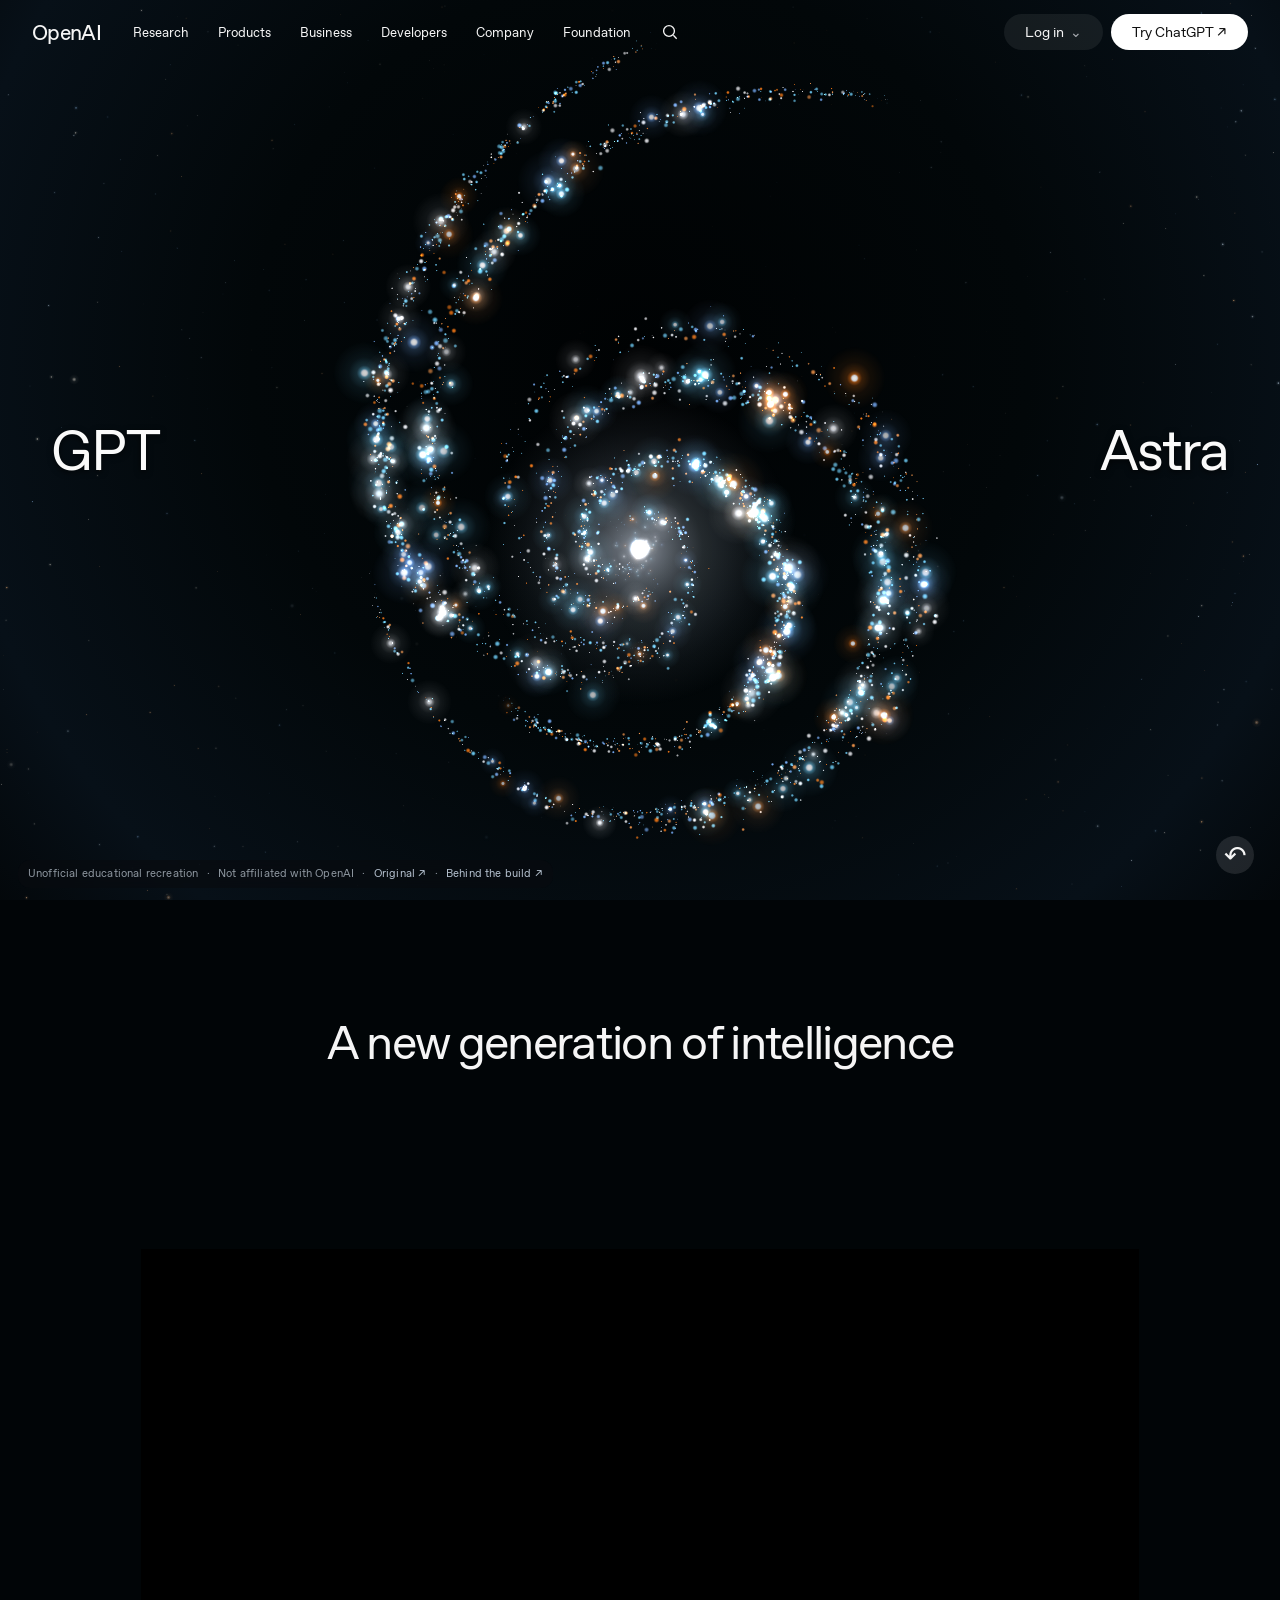
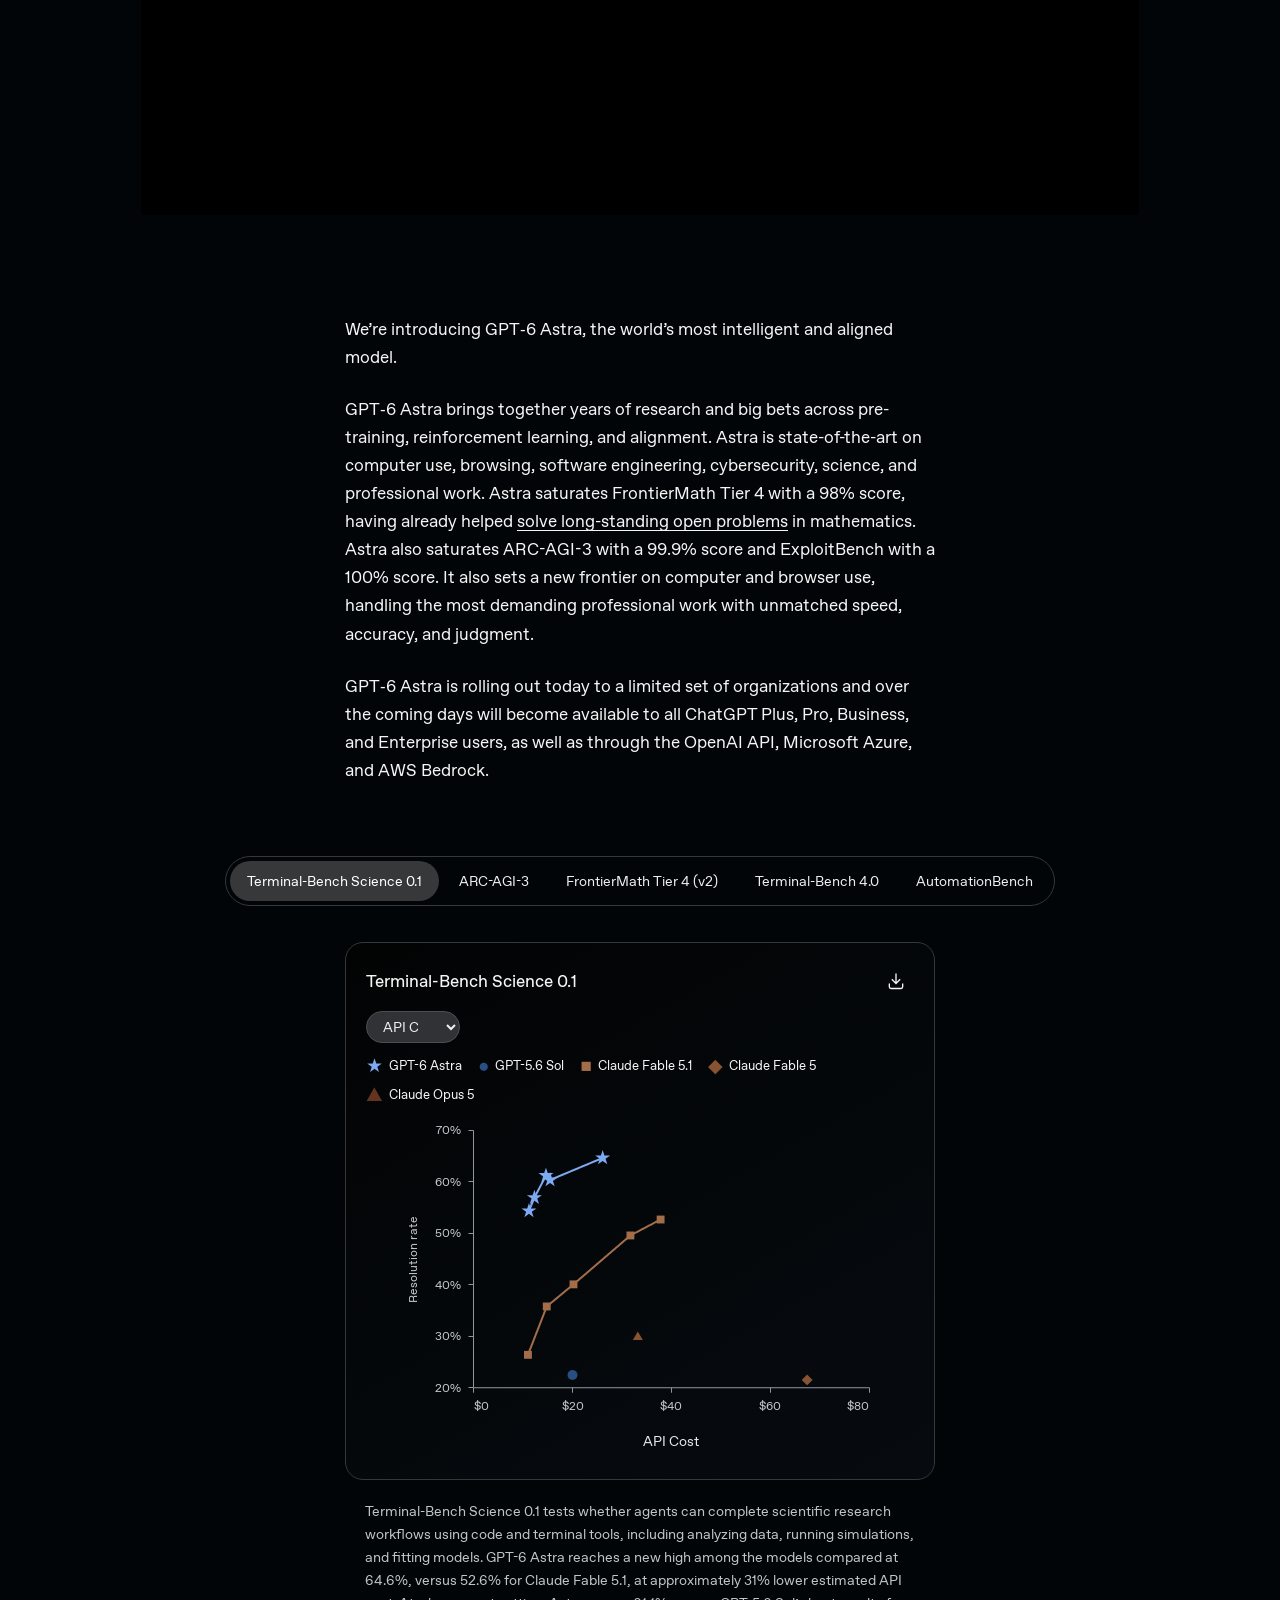
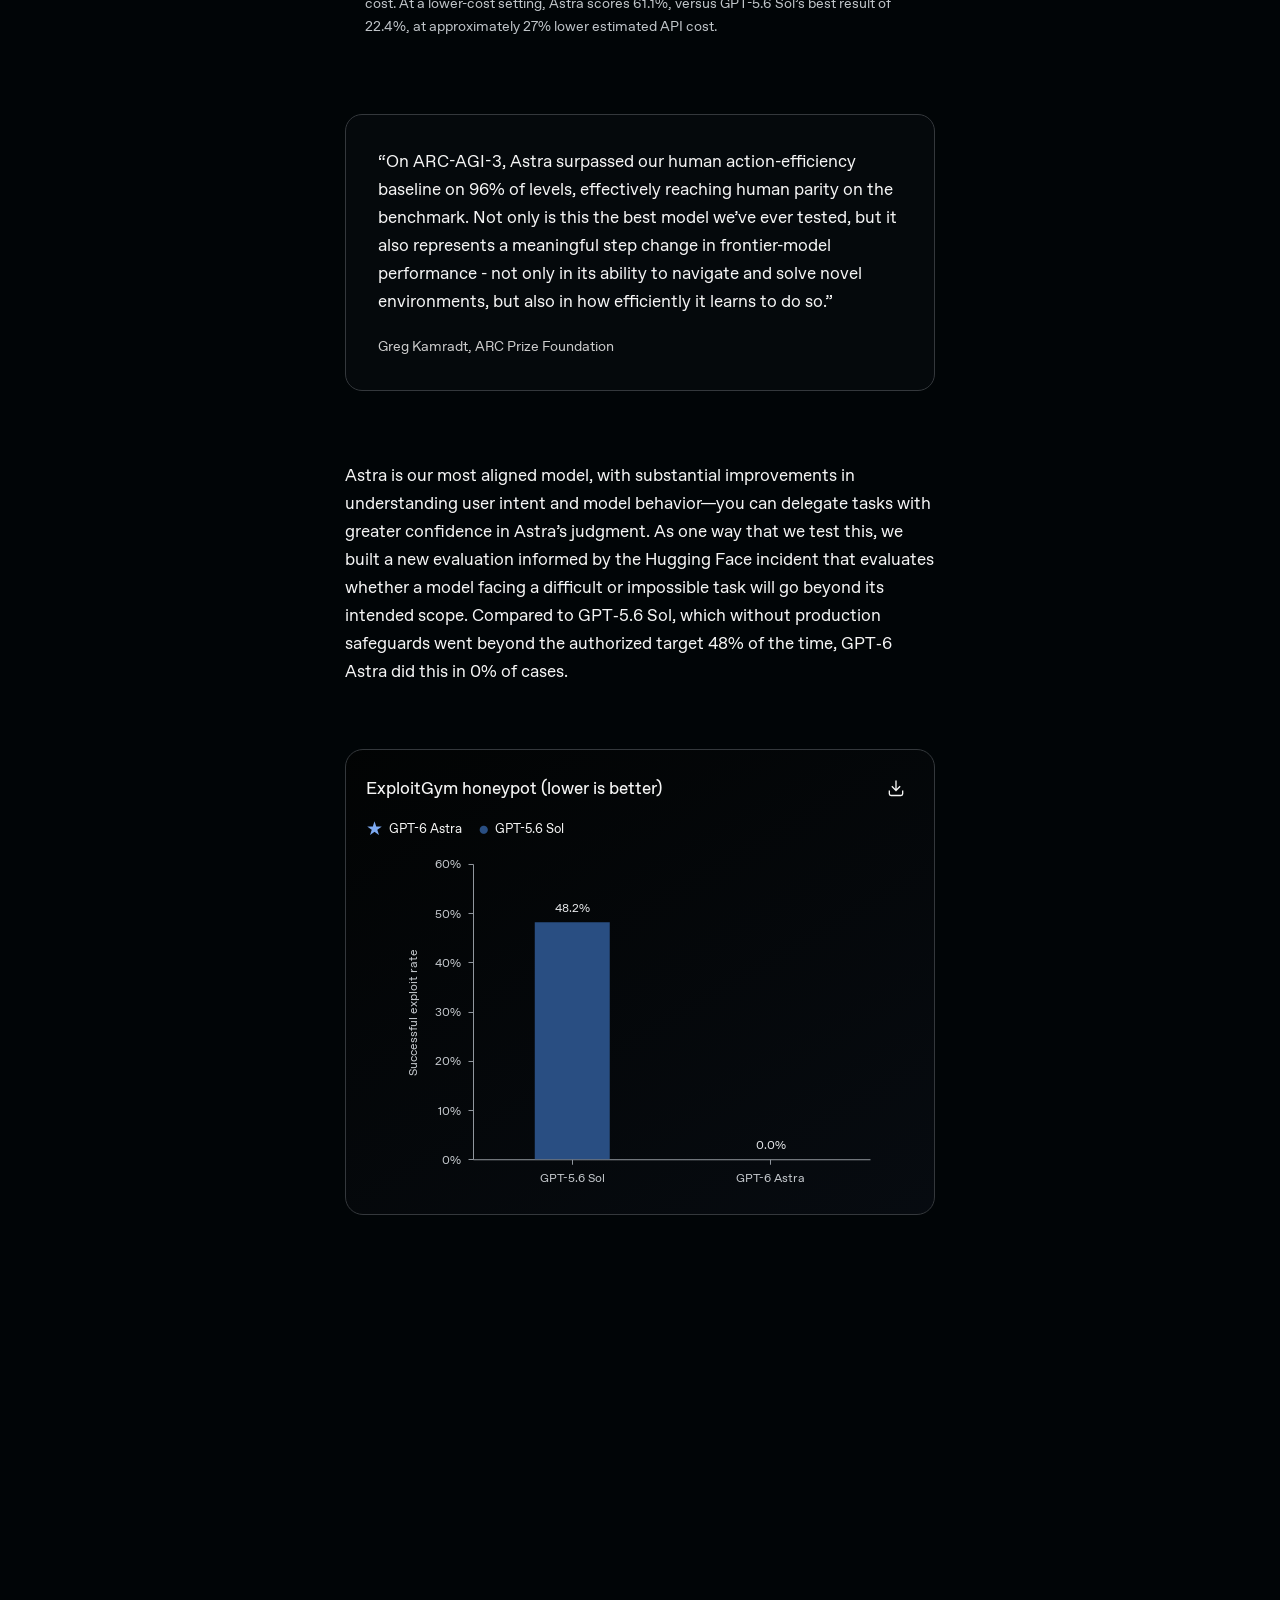
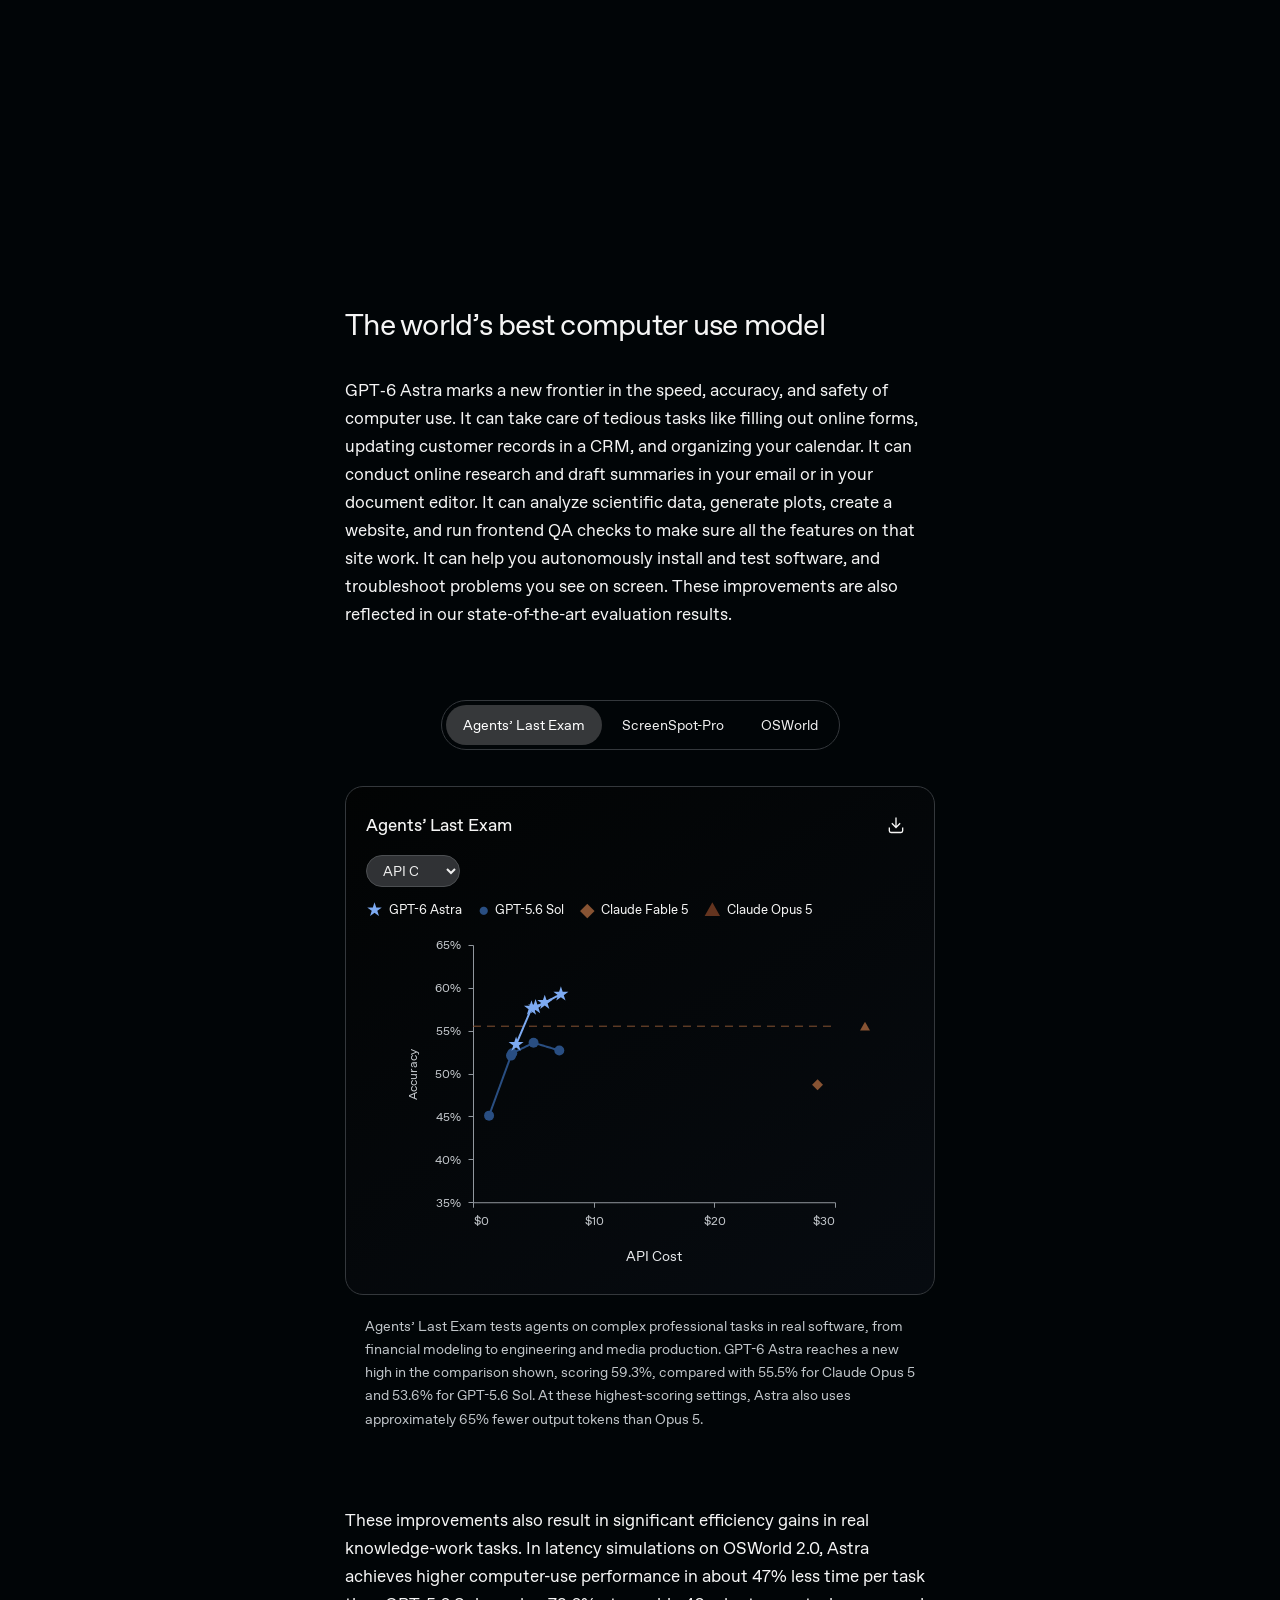
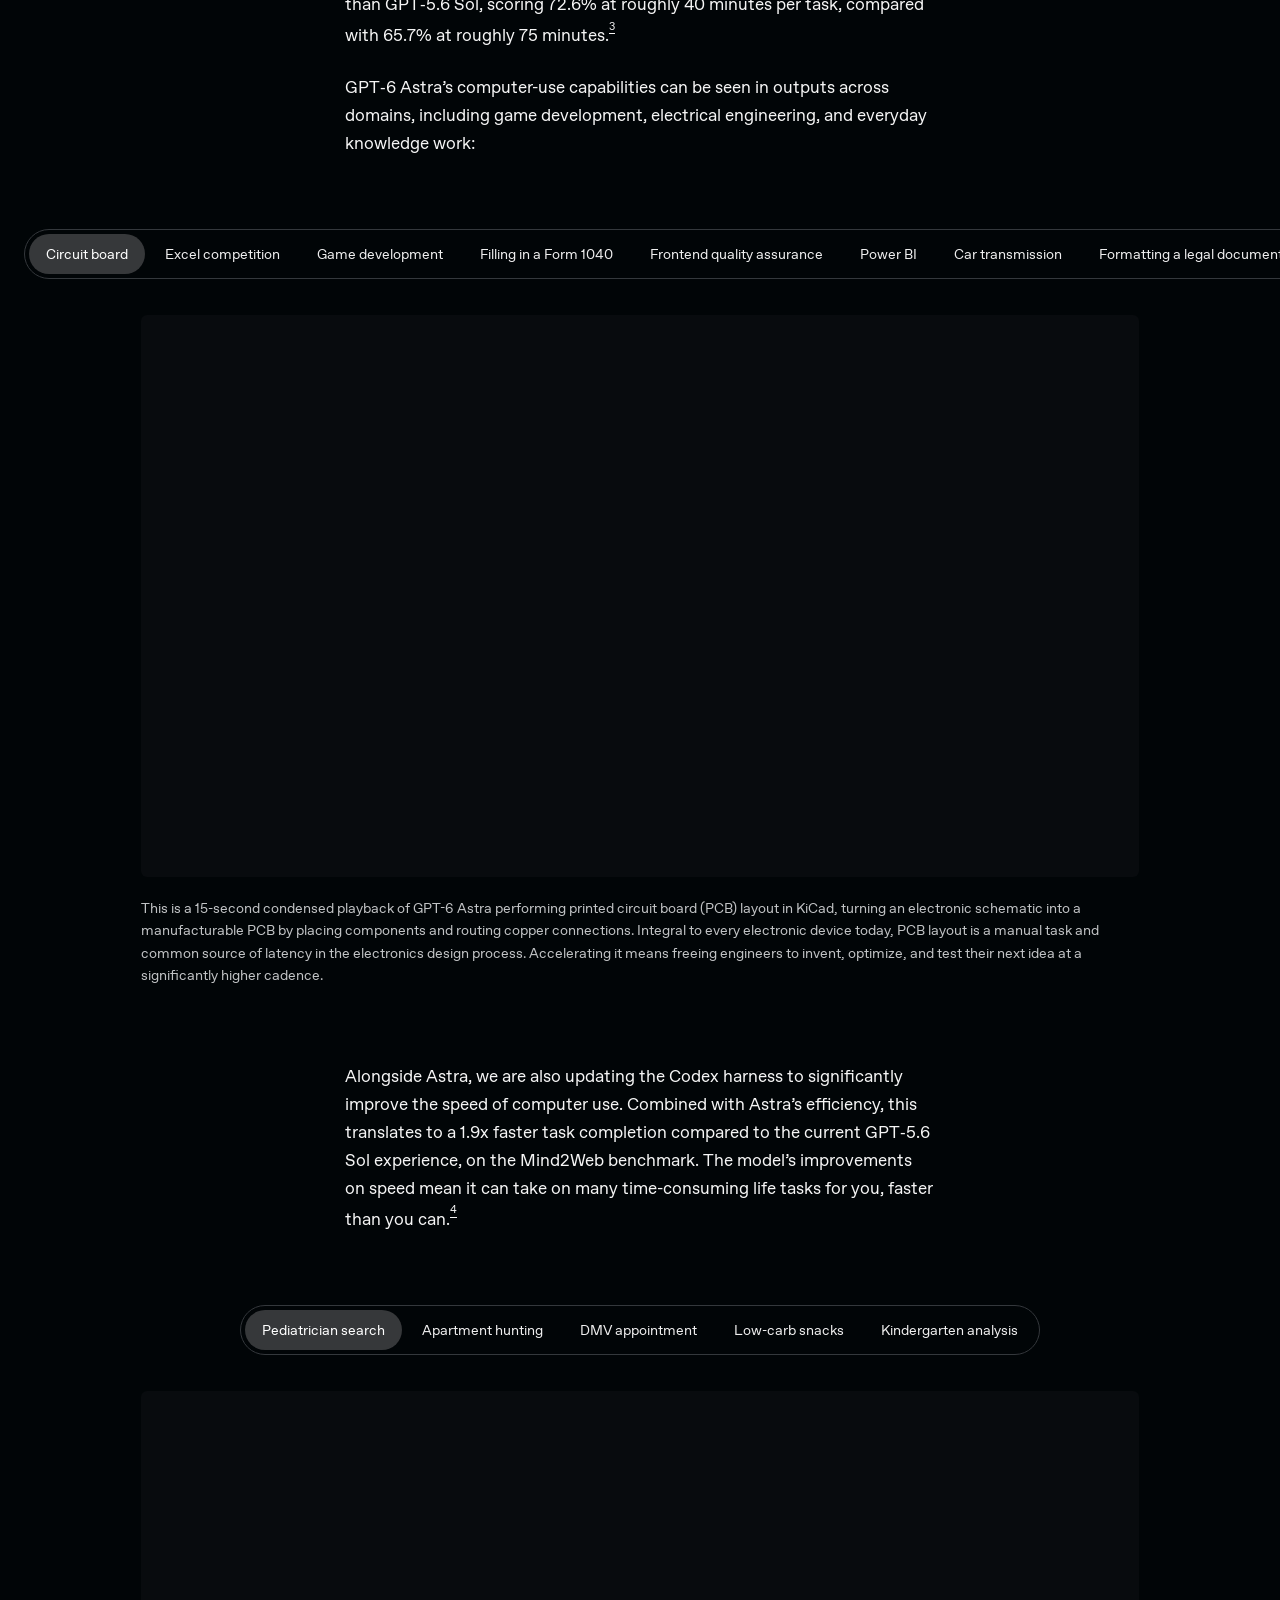
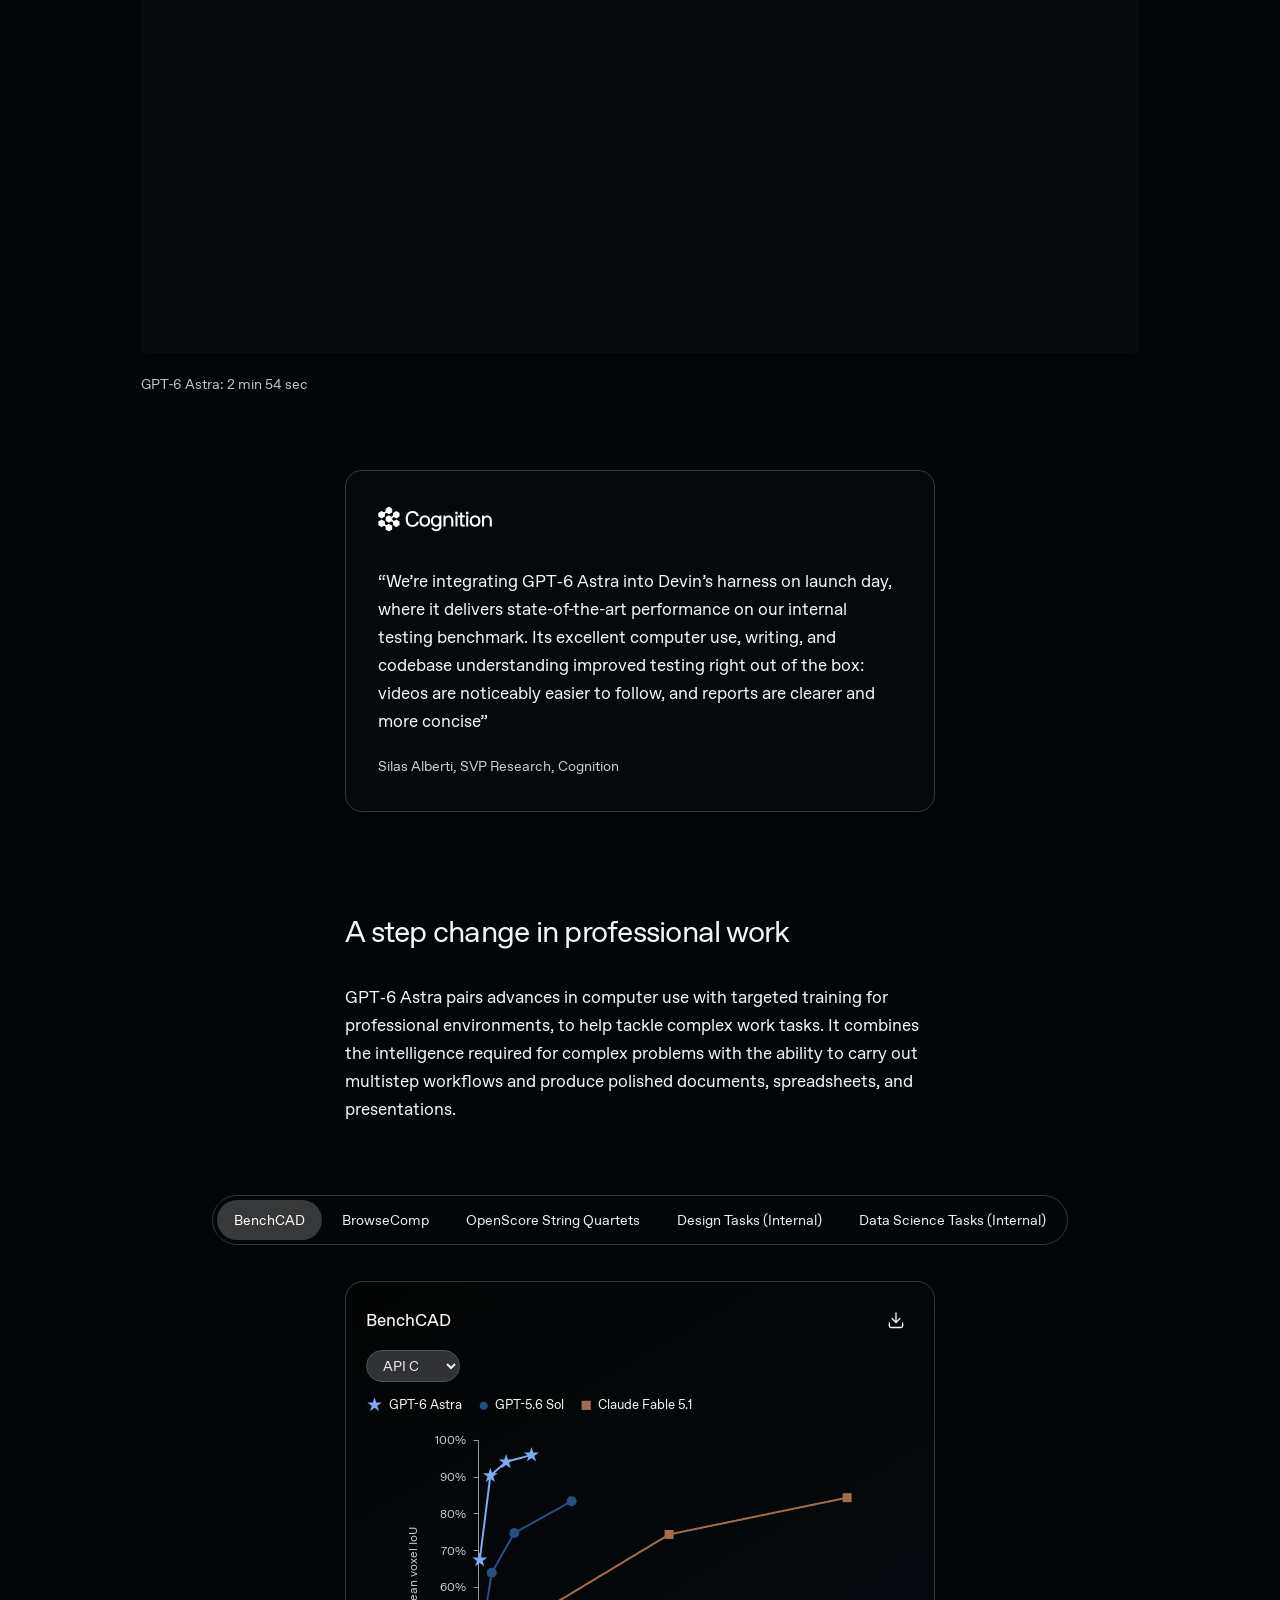
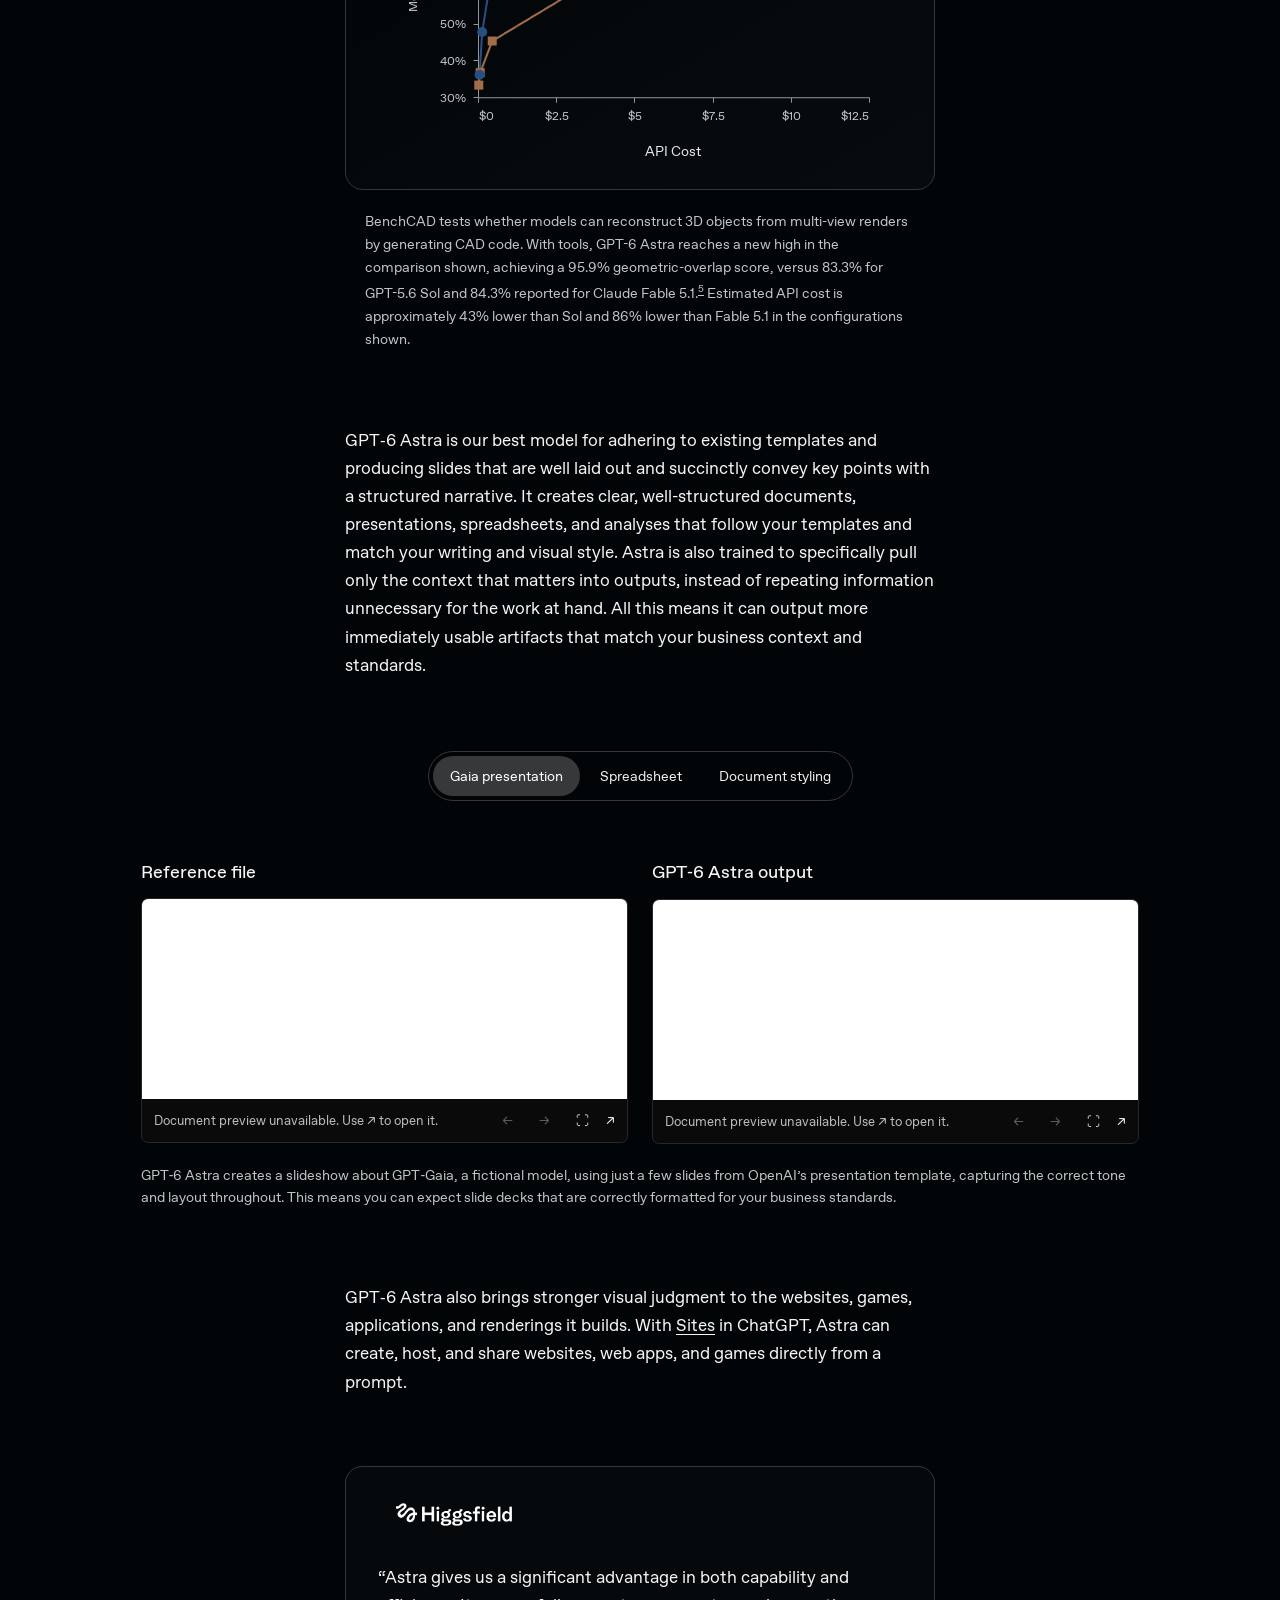
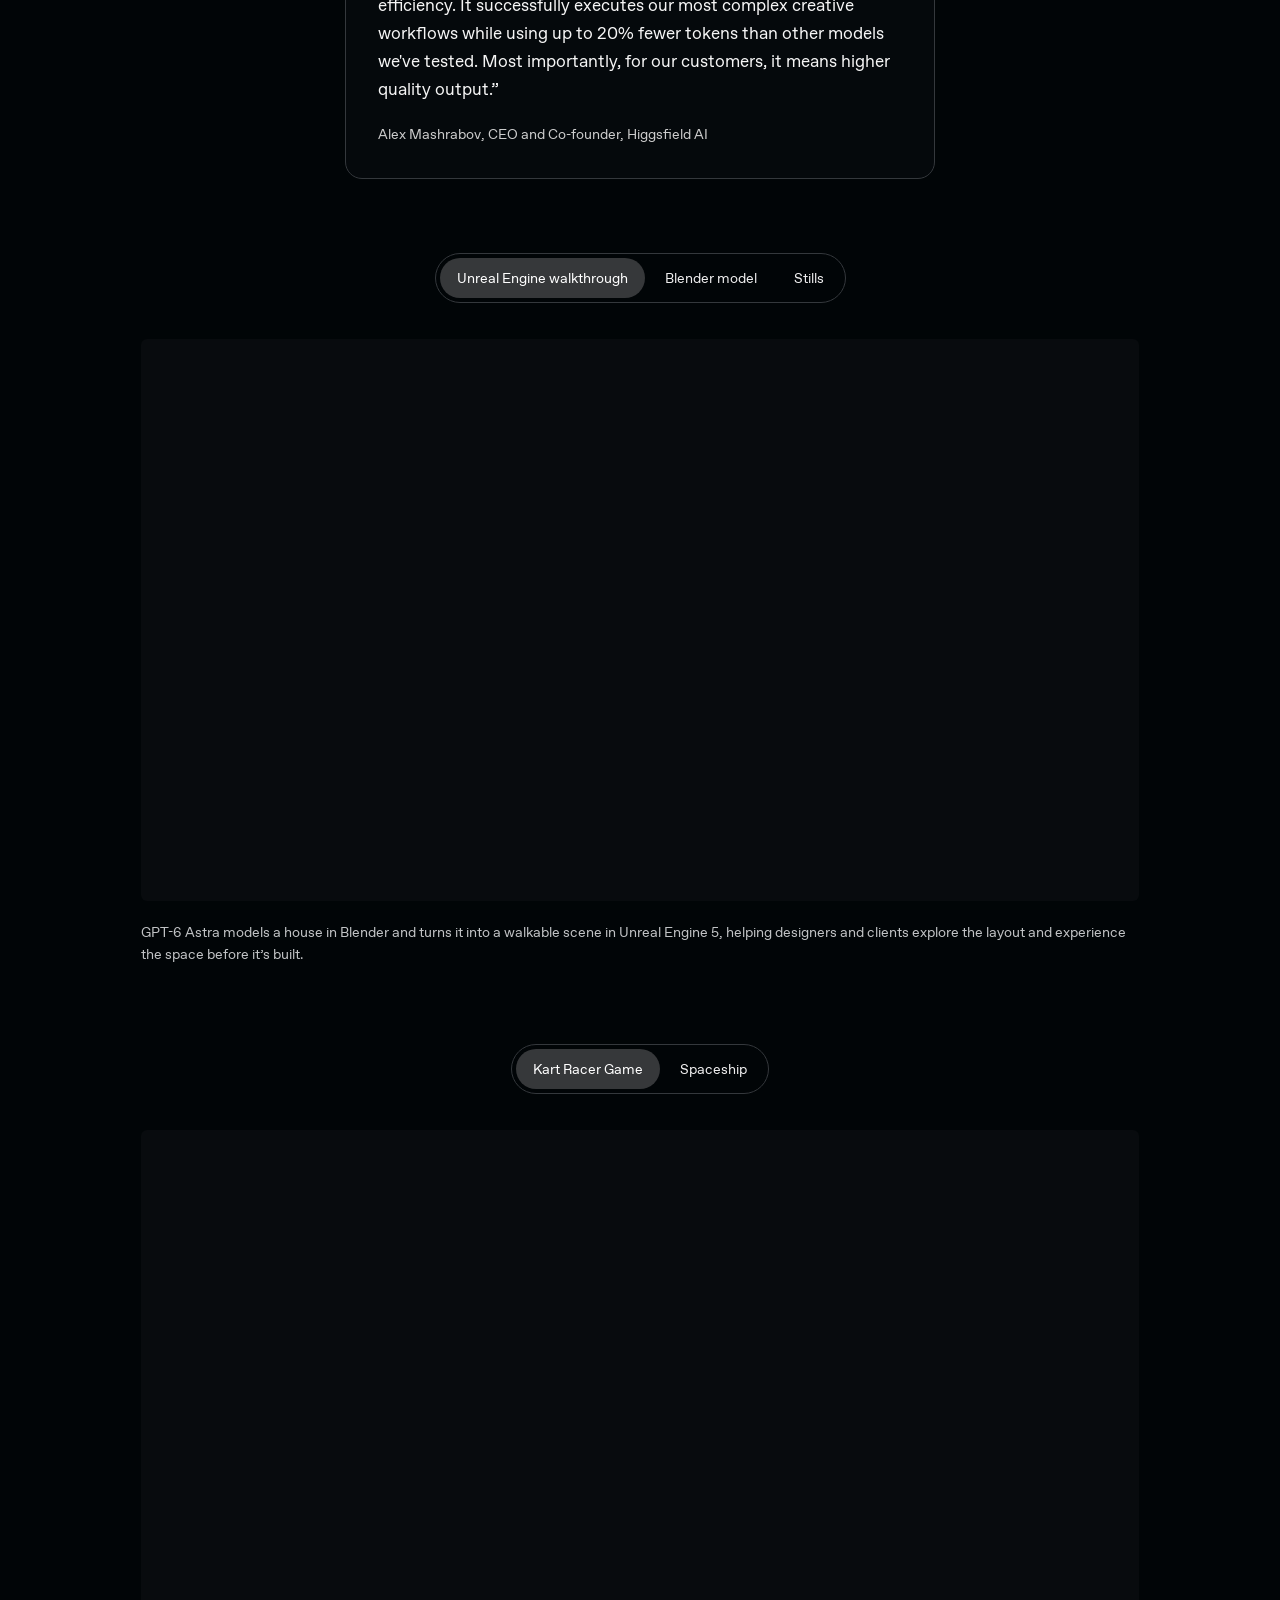
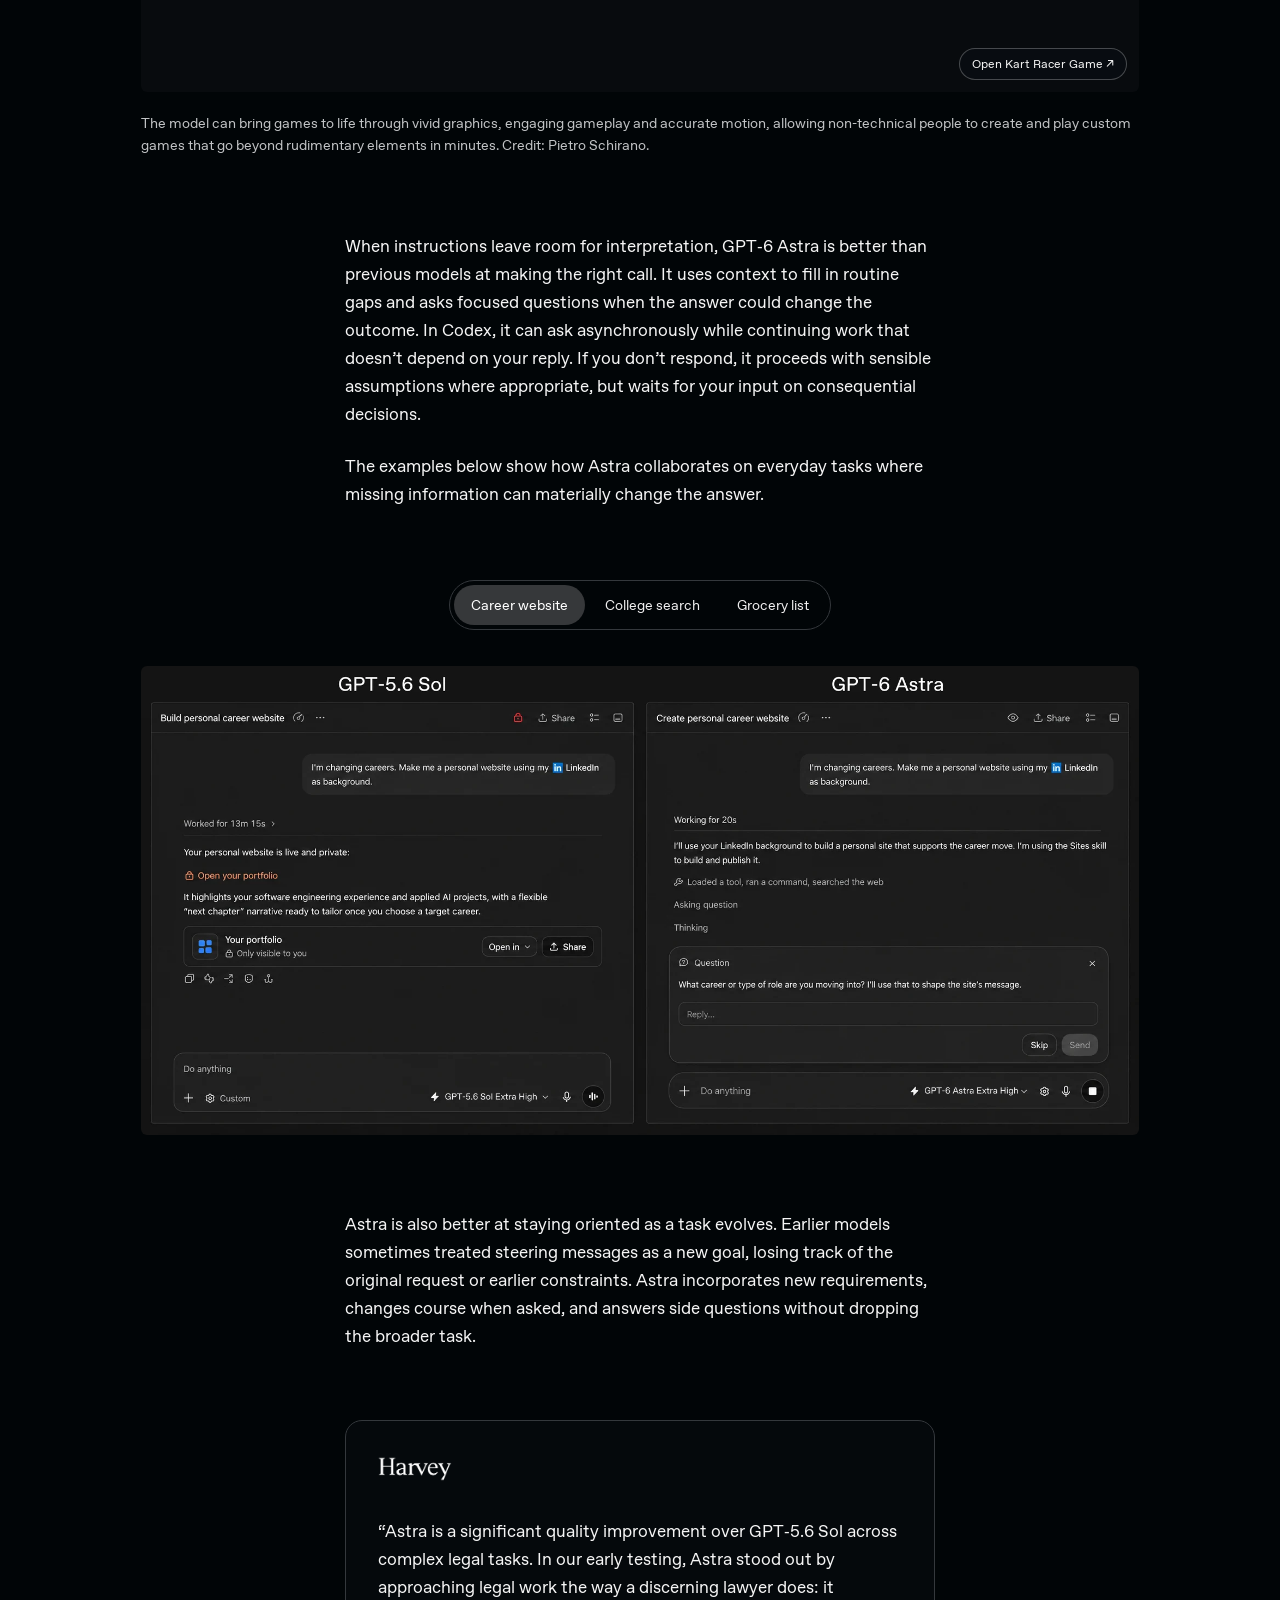
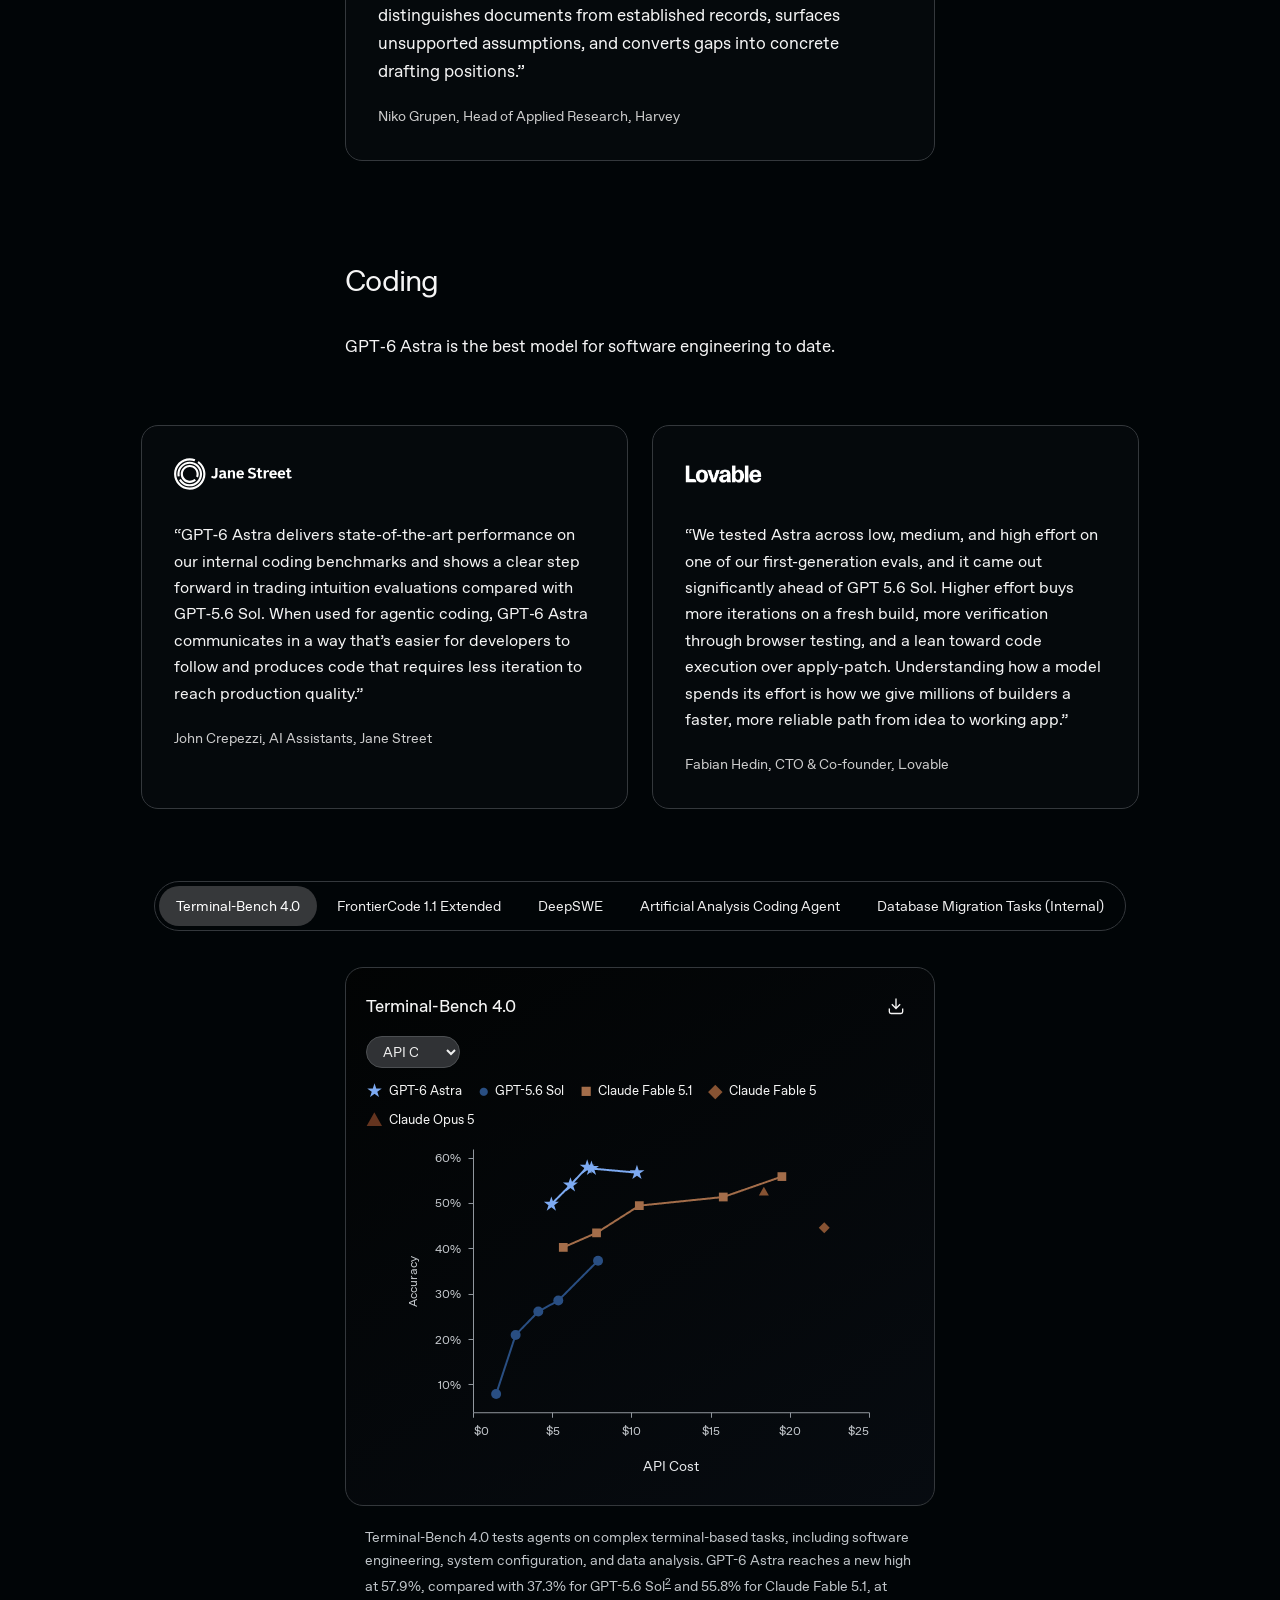
<file: index.html>
<!doctype html>
<html lang="en"><head><meta charset="UTF-8"><meta name="viewport" content="width=device-width,initial-scale=1"><meta name="theme-color" content="#020608"><meta name="description" content="An unofficial interactive recreation of OpenAI’s GPT-6 Astra launch page."><meta name="robots" content="noindex,nofollow"><title>GPT-6 Astra • Unofficial recreation</title><link rel="icon" href="data:image/svg+xml,%3Csvg xmlns='http://www.w3.org/2000/svg' viewBox='0 0 64 64'%3E%3Crect width='64' height='64' rx='15' fill='%2304090d'/%3E%3Ctext x='32' y='48' text-anchor='middle' font-size='48' fill='white'%3E6%3C/text%3E%3C/svg%3E"><link rel="preload" href="./assets/OpenAISans-Regular.woff2" as="font" type="font/woff2" crossorigin><link rel="stylesheet" href="./style.css?v=4"><script src="./starfield.js?v=3" defer></script><script src="./app.js" defer></script><script src="./assets/vega.min.js" defer></script><script src="./assets/vega-lite.min.js" defer></script><script src="./charts.js" defer></script><script src="./interactions.js" defer></script><script src="./article.js?v=2" defer></script><script src="./footer-controls.js" defer></script></head>
<body>
<a class="skip" href="#introduction">Skip to main content</a><canvas id="universe" aria-hidden="true"></canvas>
<header class="header"><a class="wordmark" href="https://openai.com/" target="_blank" rel="noopener">OpenAI</a><nav class="desktop-nav" aria-label="Main navigation"><button data-menu="Research">Research</button><button data-menu="Products">Products</button><button data-menu="Business">Business</button><button data-menu="Developers">Developers</button><button data-menu="Company">Company</button><a href="https://openaifoundation.org/" target="_blank" rel="noopener">Foundation</a><button class="icon-button search-trigger" aria-label="Open search"><svg viewBox="0 0 24 24"><circle cx="10.8" cy="10.8" r="6.5"/><path d="m16 16 4 4"/></svg></button></nav><div class="nav-right"><button class="login" data-menu="Log in">Log in <span>⌄</span></button><a class="try" href="https://chatgpt.com/" target="_blank" rel="noopener">Try ChatGPT ↗</a><button class="mobile-menu icon-button" aria-label="Open navigation menu" aria-expanded="false"><svg viewBox="0 0 24 24"><path d="M3 8h18M3 16h18"/></svg></button></div></header>
<div id="mega-menu" hidden></div><div class="menu-backdrop" hidden></div>
<main id="main"><section class="hero" aria-labelledby="page-title"><h1 id="page-title" class="sr-only">GPT-6 Astra: A new generation of intelligence</h1><canvas id="astra" tabindex="0" role="button" aria-label="Move your pointer to disturb the stars. Drag or use arrow keys to rotate the Astra star field"></canvas><span class="hero-label left">GPT</span><span class="hero-label right">Astra</span><button id="replay" class="replay" aria-label="Replay spiral field animation">↶</button></section>
<section class="intro-heading"><h2 id="introduction">A new generation of intelligence</h2></section>
<div class="launch-film wide"><iframe title="Launch film from OpenAI on Vimeo" src="https://player.vimeo.com/video/1222553704?h=ee86f55524&badge=0&autopause=0&autoplay=0&title=0&byline=0&portrait=0" allow="autoplay; fullscreen; picture-in-picture" allowfullscreen></iframe></div>
<div id="article"><div class="prose"><p>We’re introducing GPT‑6 Astra, the world’s most intelligent and aligned model.</p><p>GPT‑6 Astra brings together years of research across pre-training, reinforcement learning, and alignment, with advances in computer use, science, software engineering, and professional work.</p></div></div>
</main>
<footer id="footer"></footer>
<div class="recreation-note">Unofficial educational recreation <span>·</span> Not affiliated with OpenAI <span>·</span> <a href="https://openai.com/index/gpt-6-astra/" target="_blank" rel="noopener">Original ↗</a> <span>·</span> <a href="./build.html">Behind the build ↗</a></div>
<dialog id="search-dialog" aria-labelledby="search-label"><div class="dialog-top"><span id="search-label">Search</span><button class="icon-button close-dialog" aria-label="Close search">×</button></div><form id="search-form"><input id="search-input" type="search" placeholder="Search this page" autocomplete="off" aria-label="Search this page"><button type="submit" class="search-submit" aria-label="Search">↗</button></form><div id="search-results"></div></dialog>
<dialog id="image-dialog" aria-label="Expanded image"><button class="close-dialog" aria-label="Close expanded image">×</button><img alt=""></dialog>
<div id="tooltip" role="status" hidden></div>
</body></html>
</file>
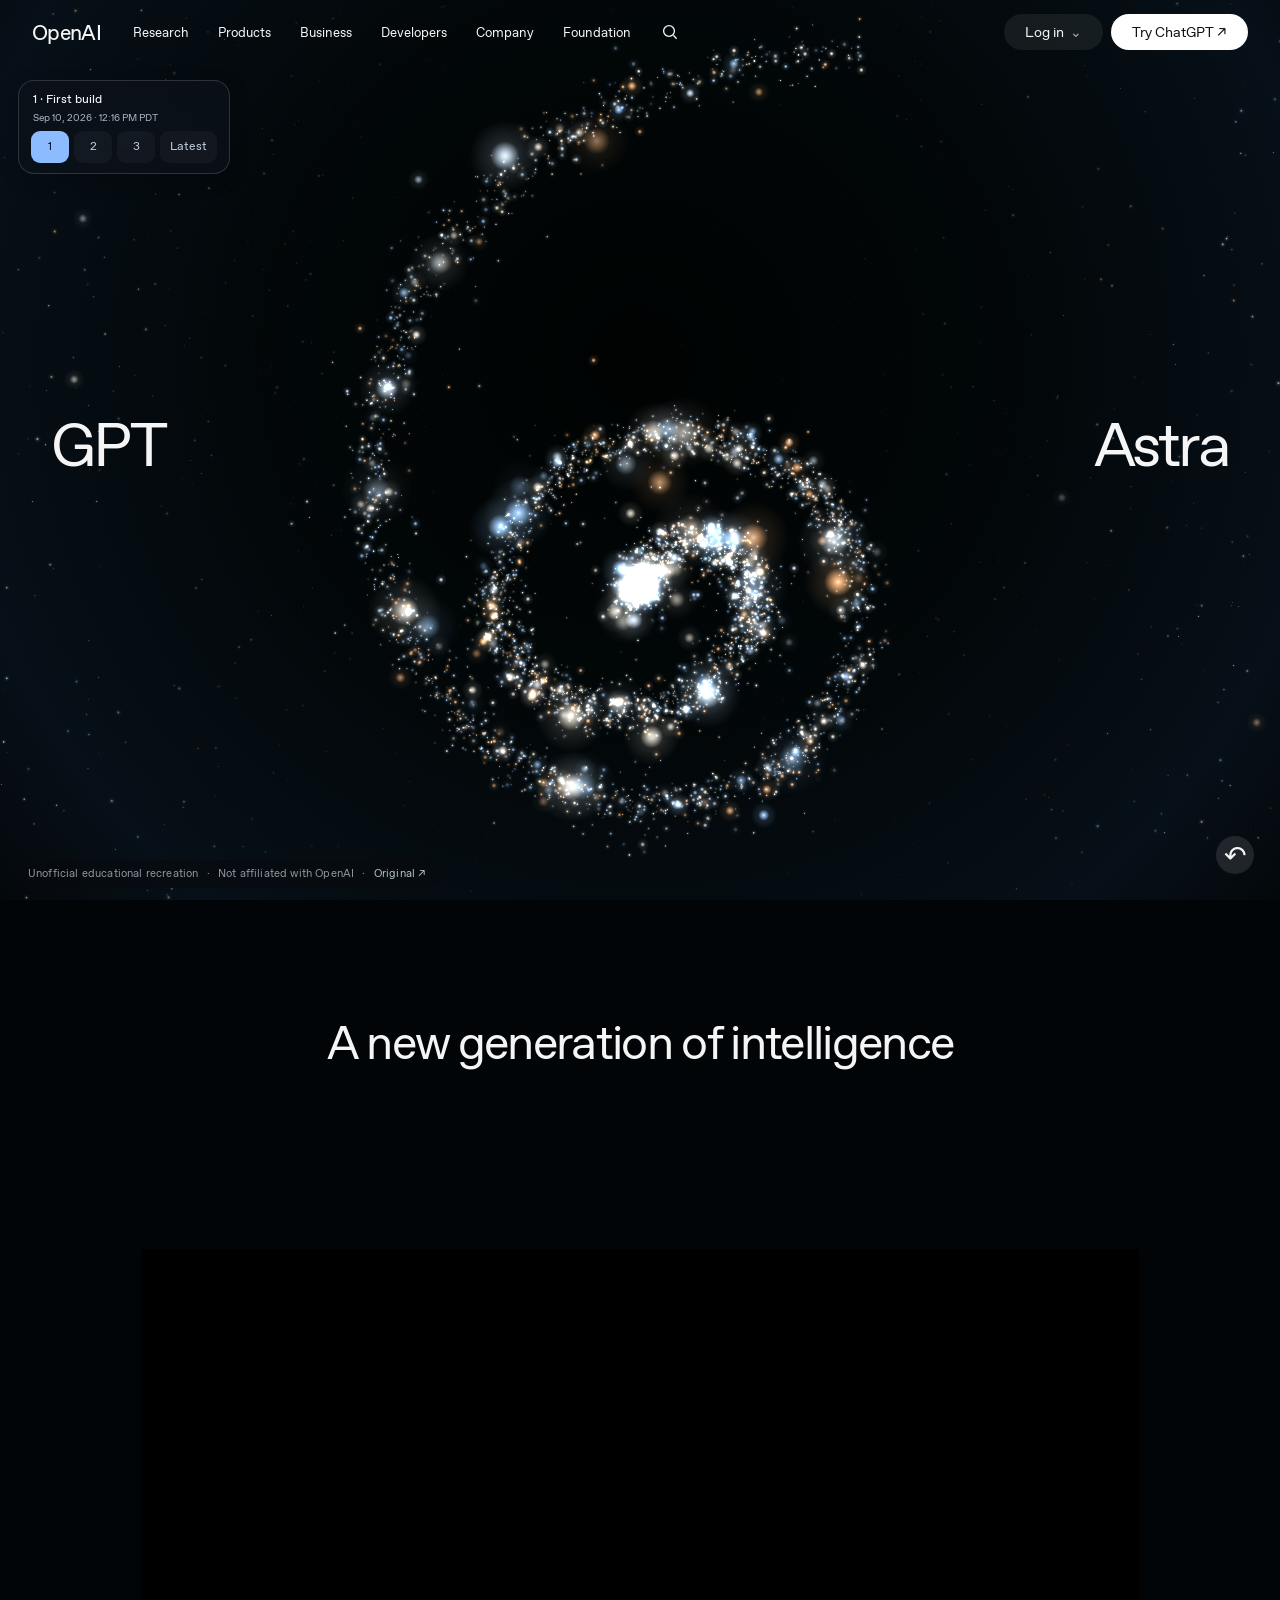
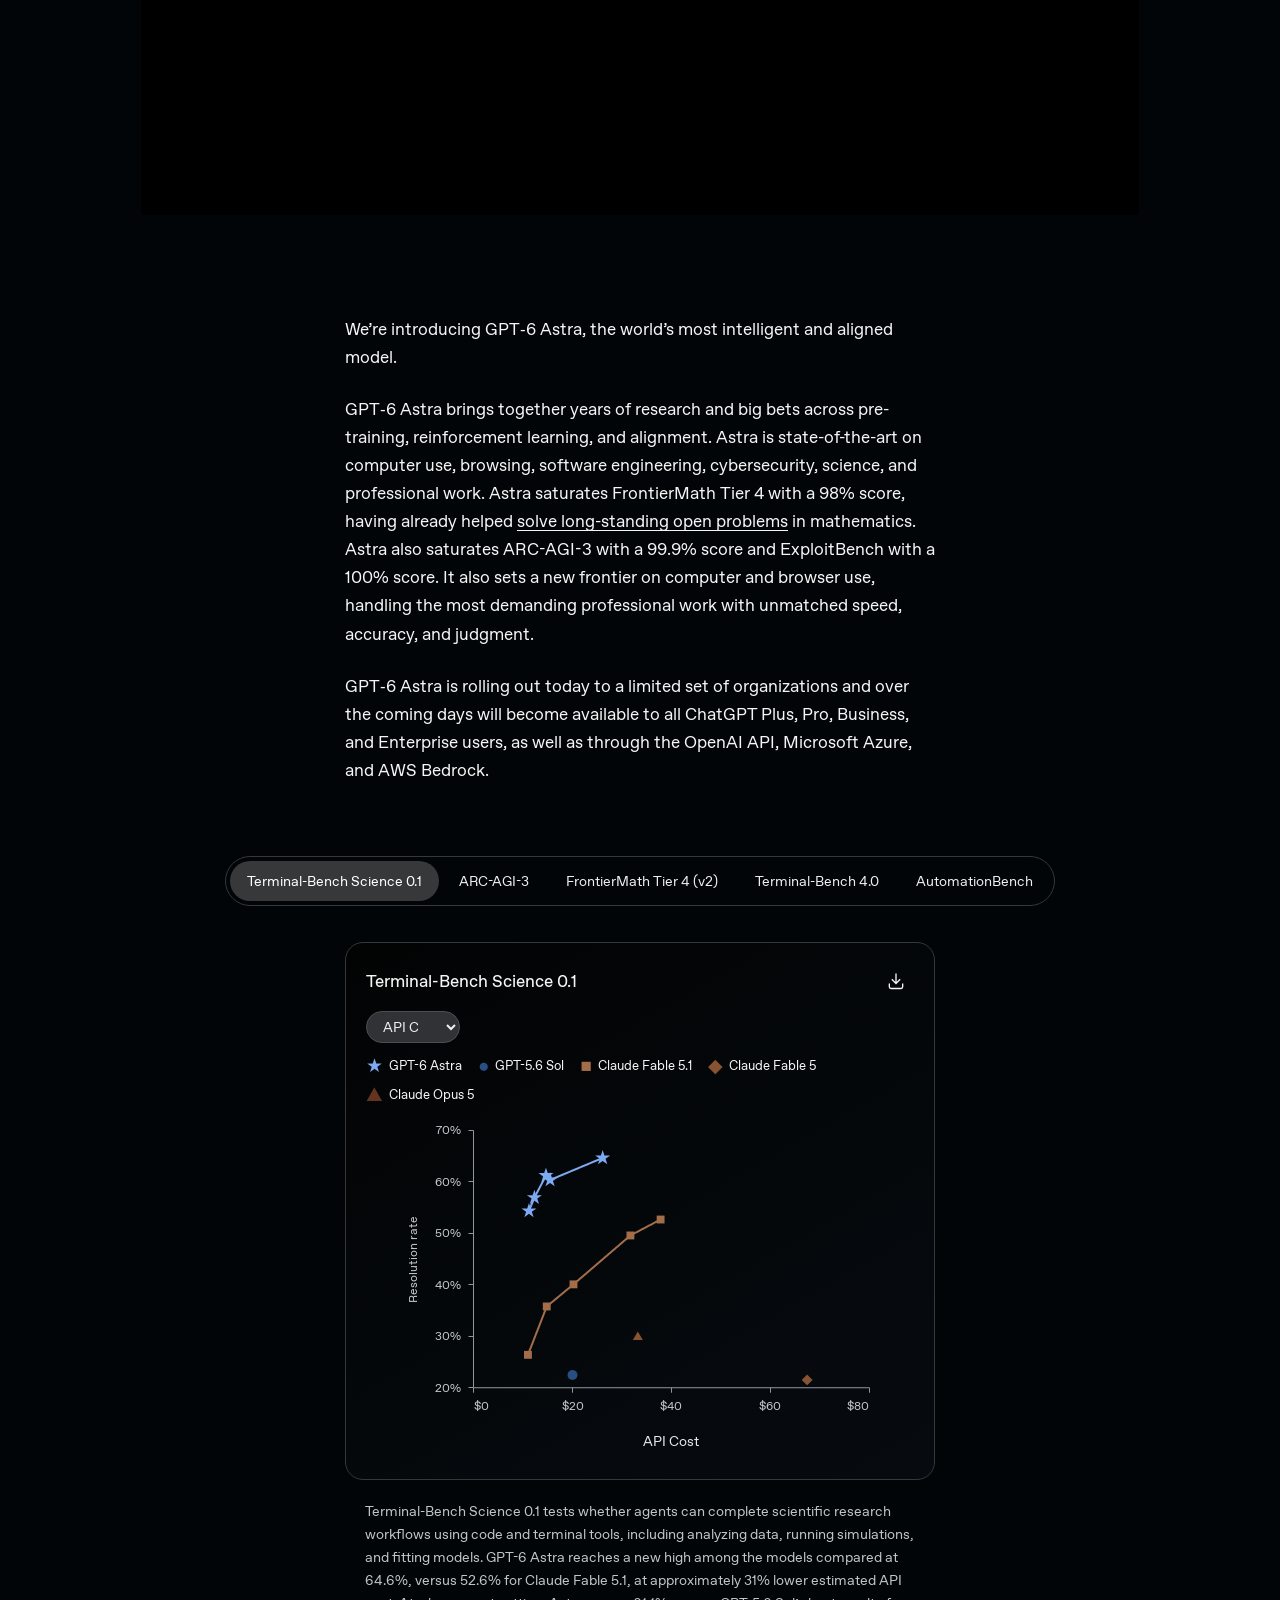
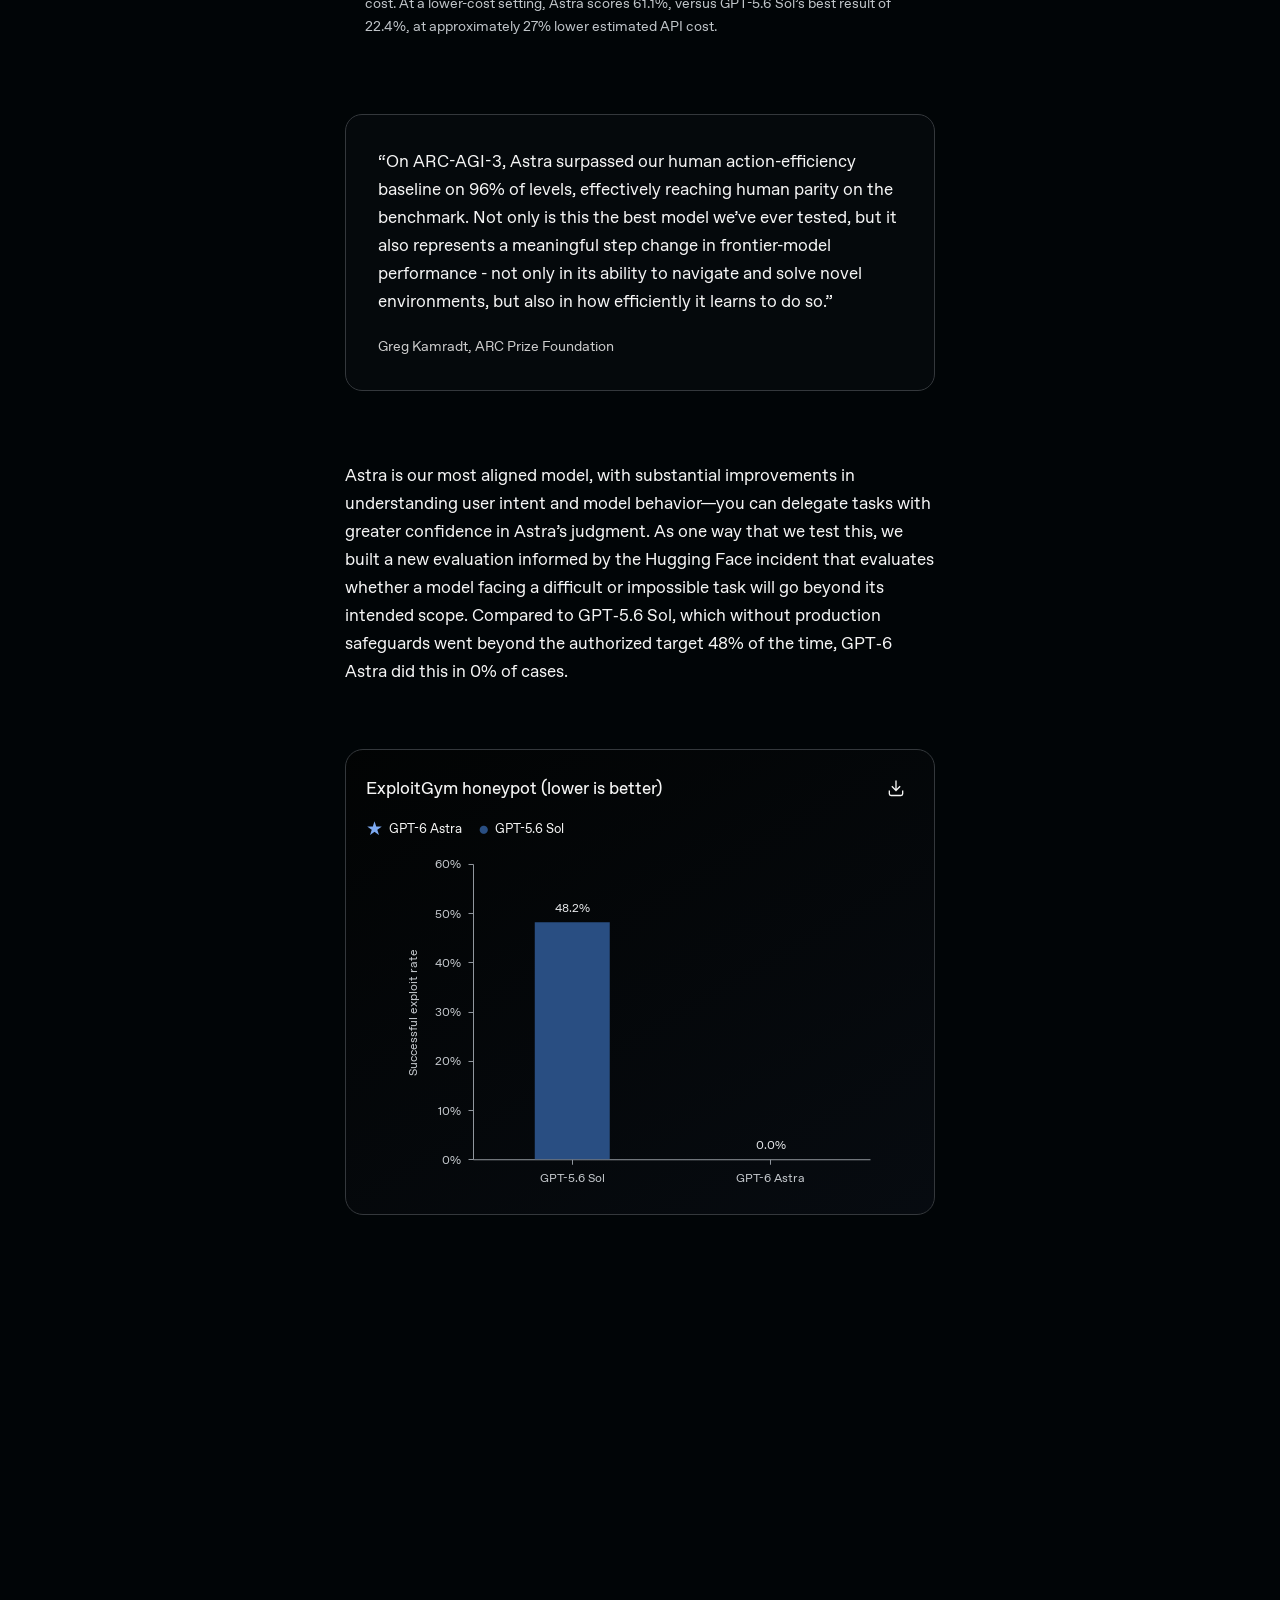
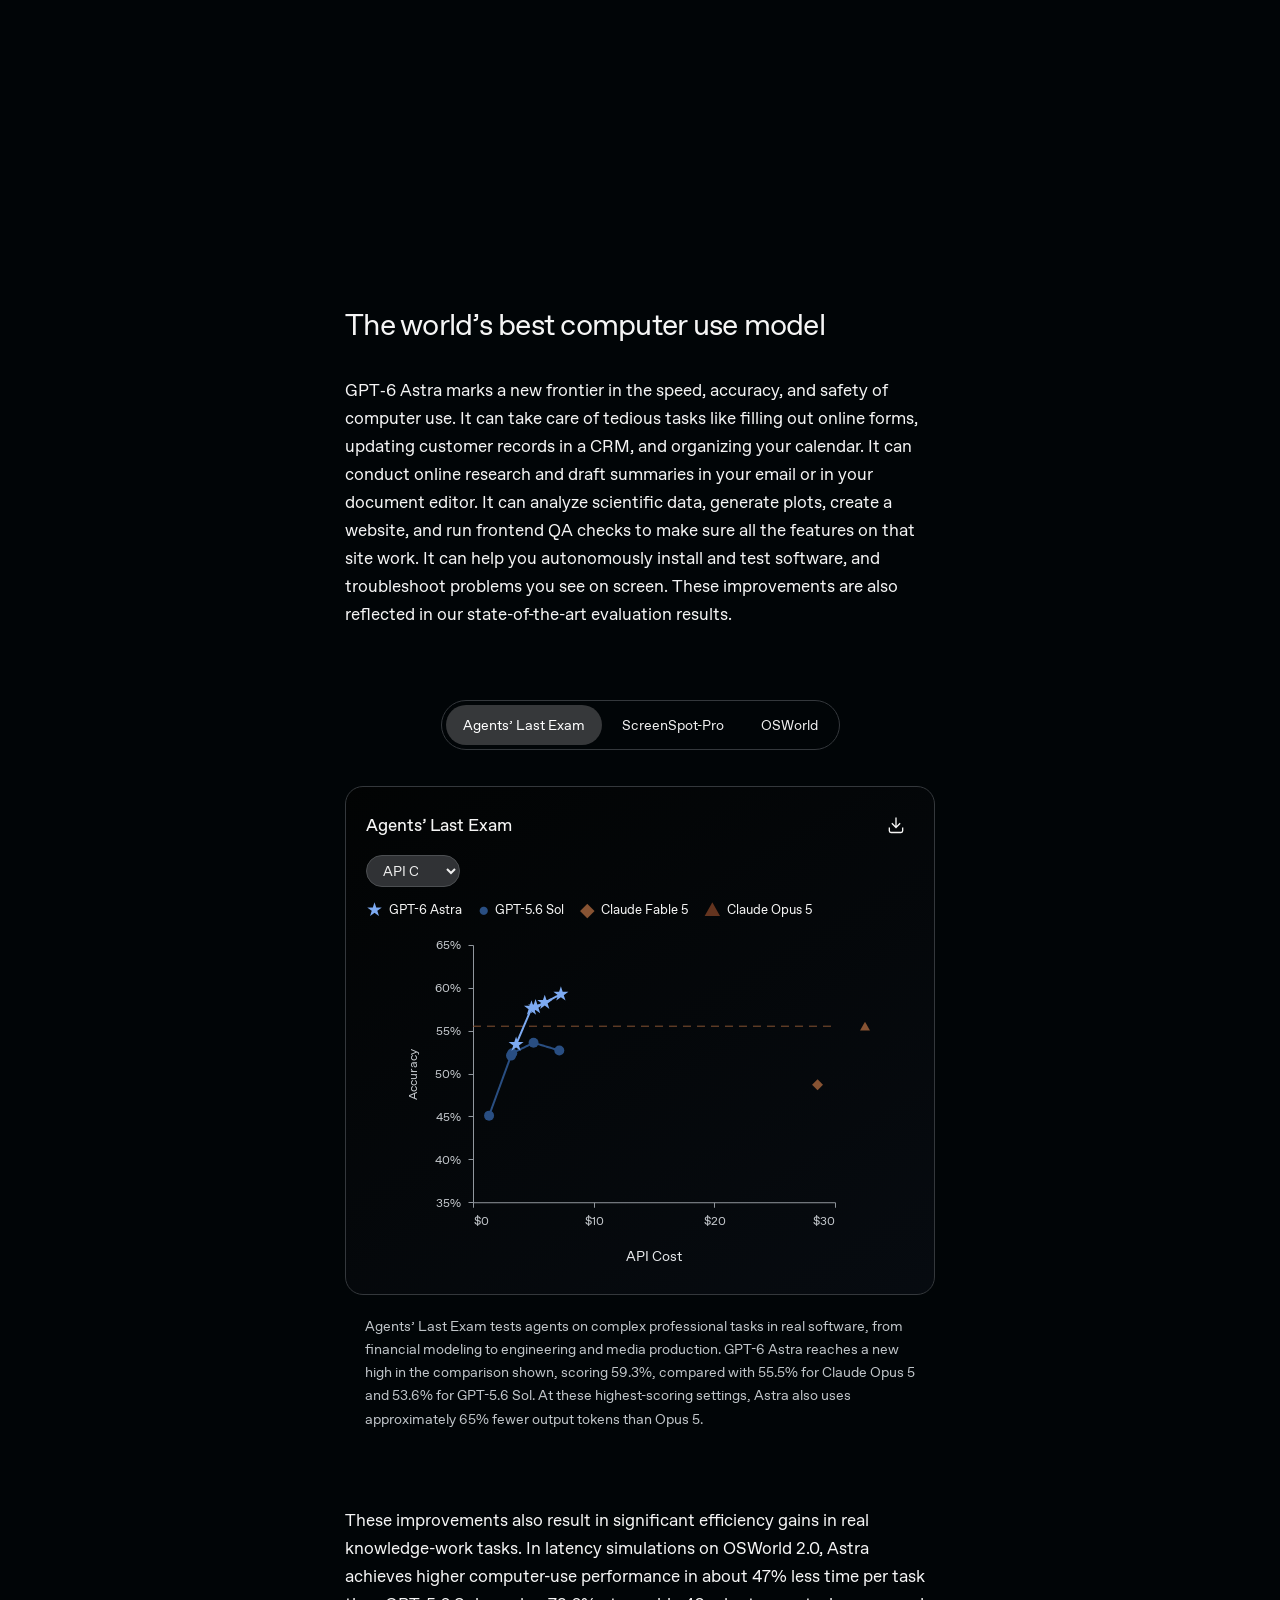
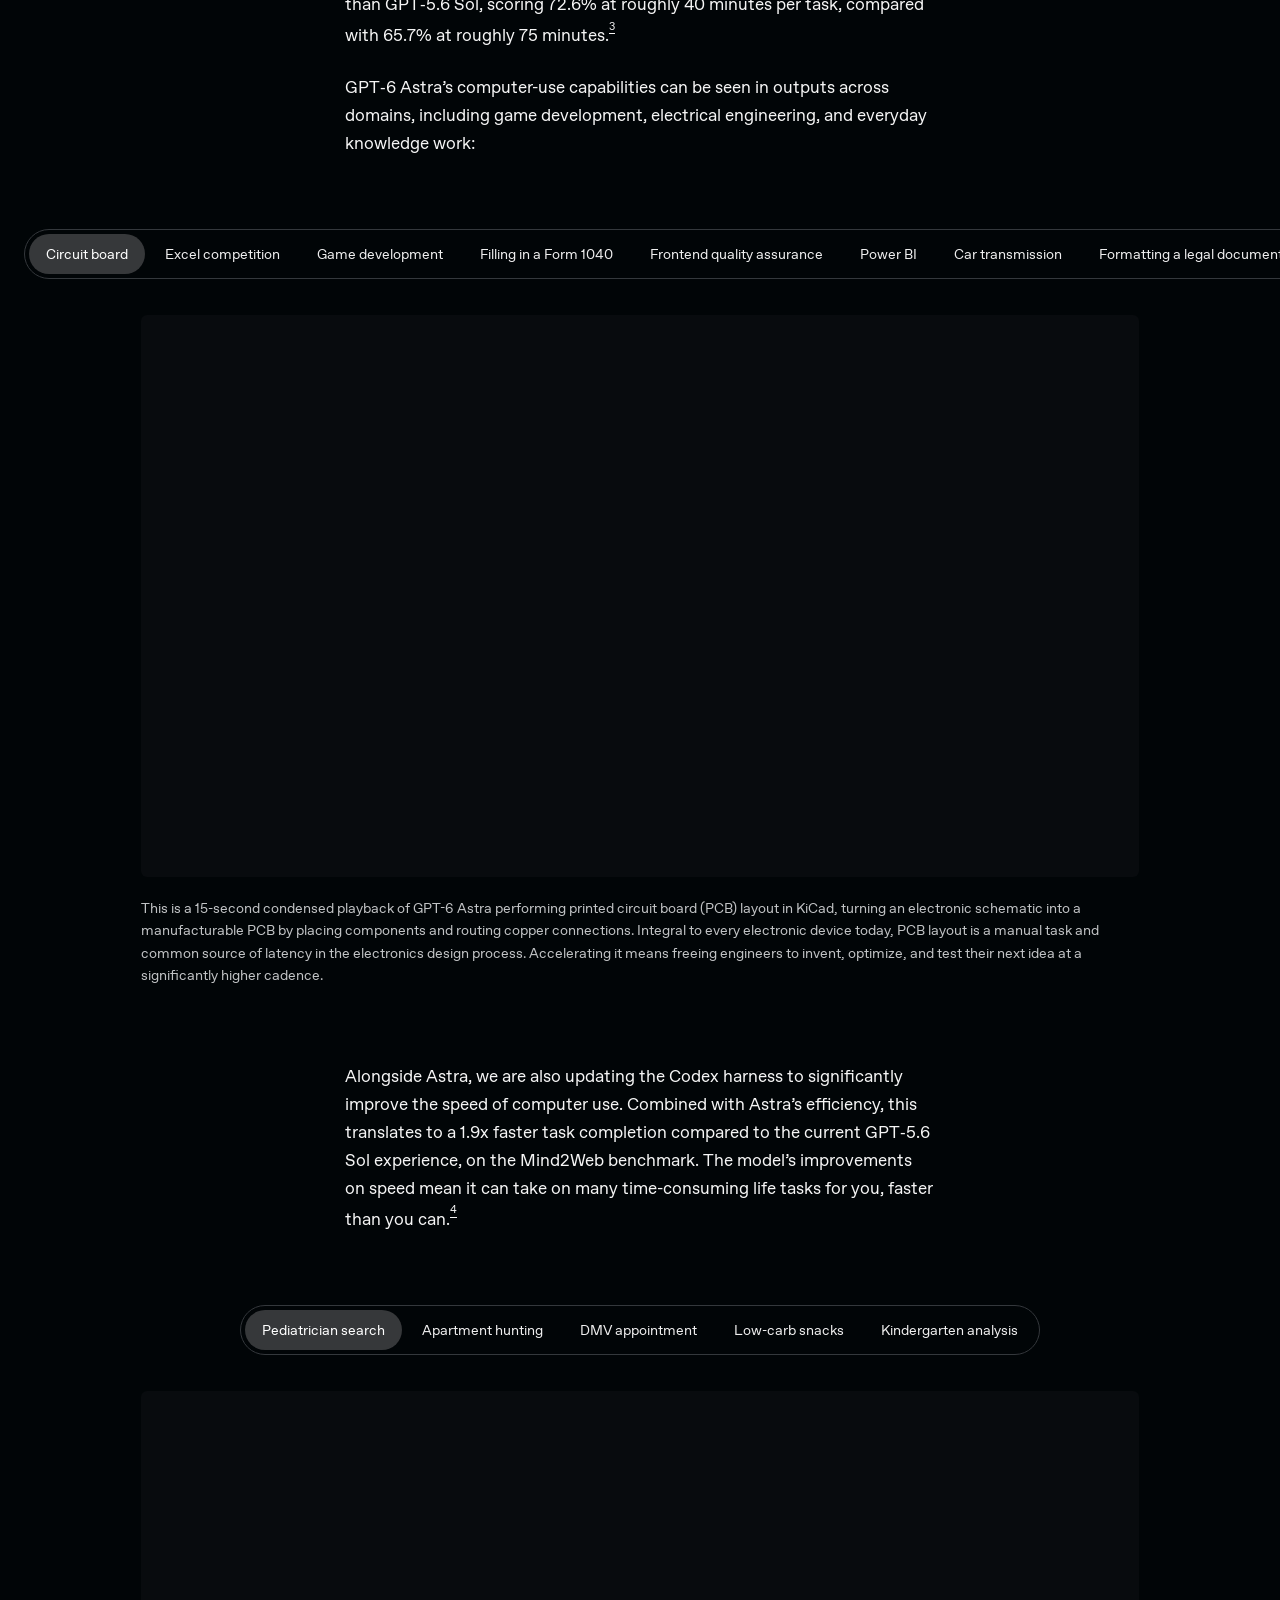
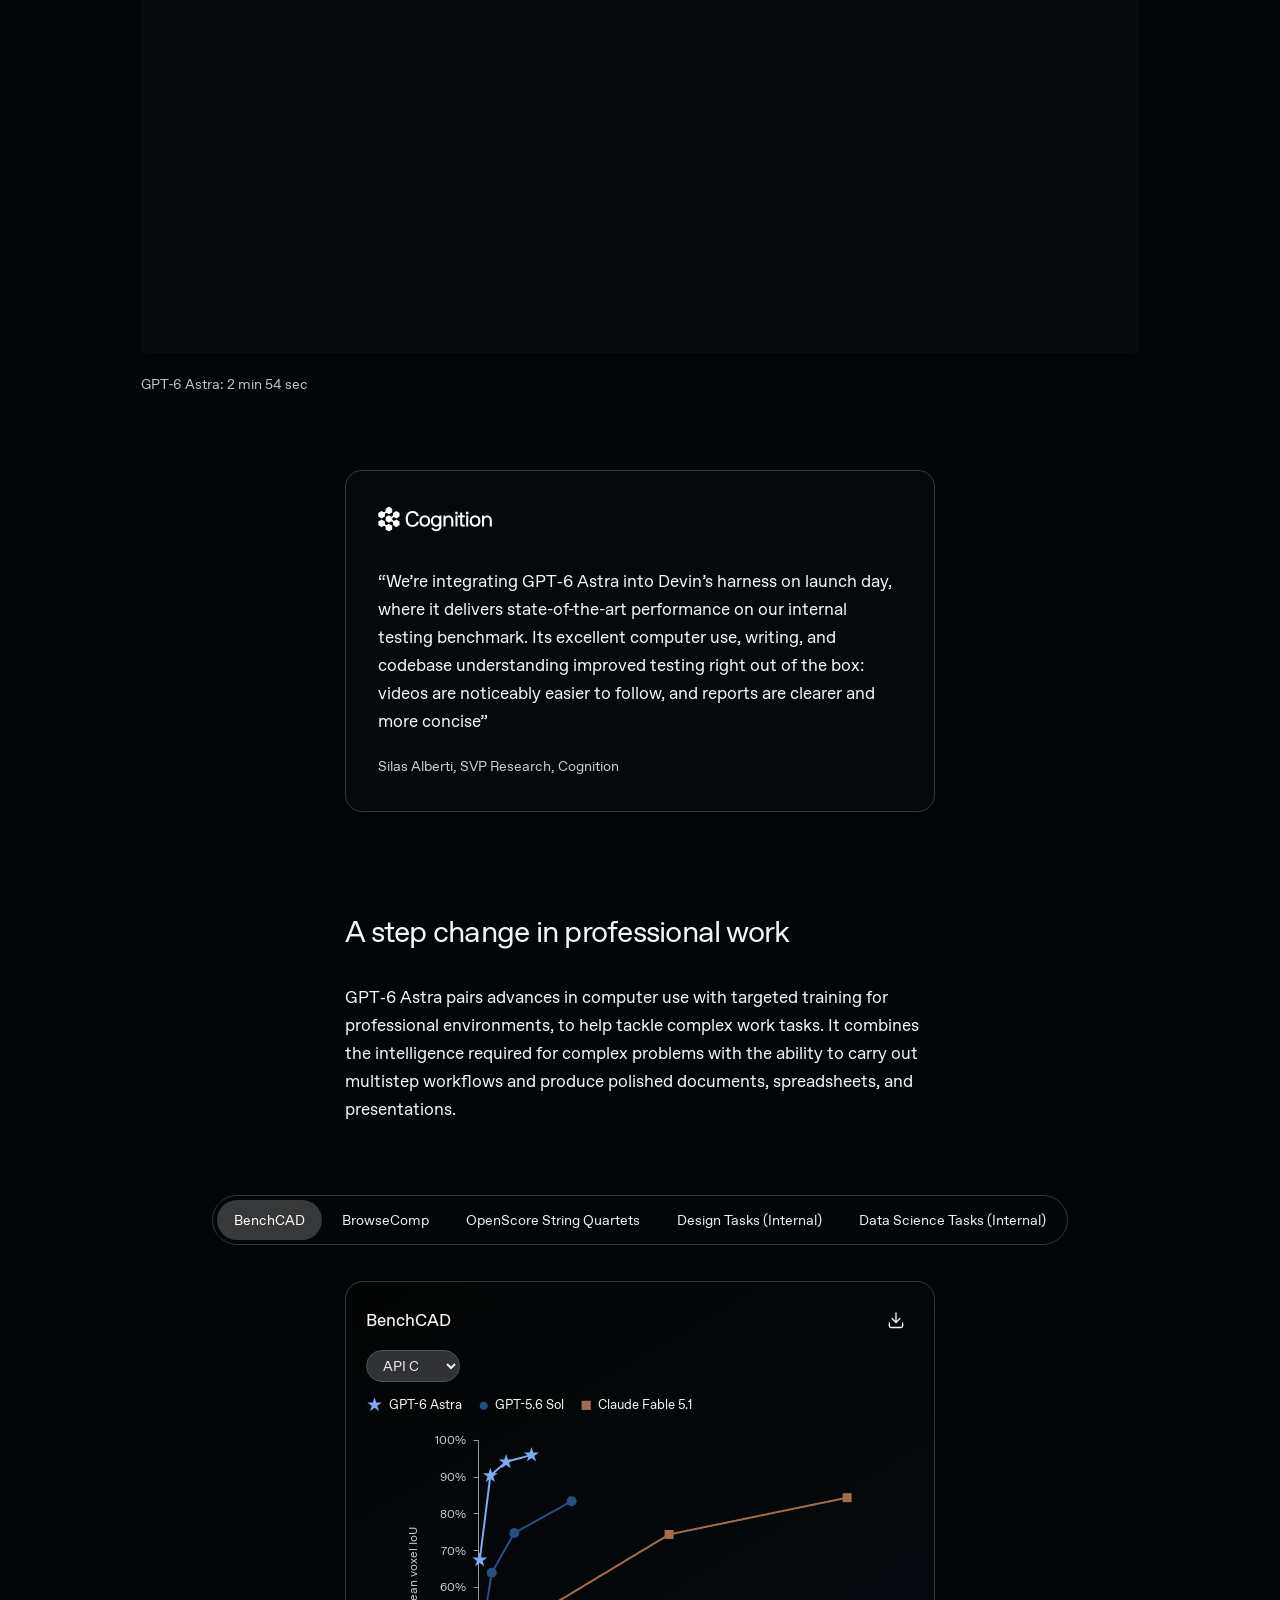
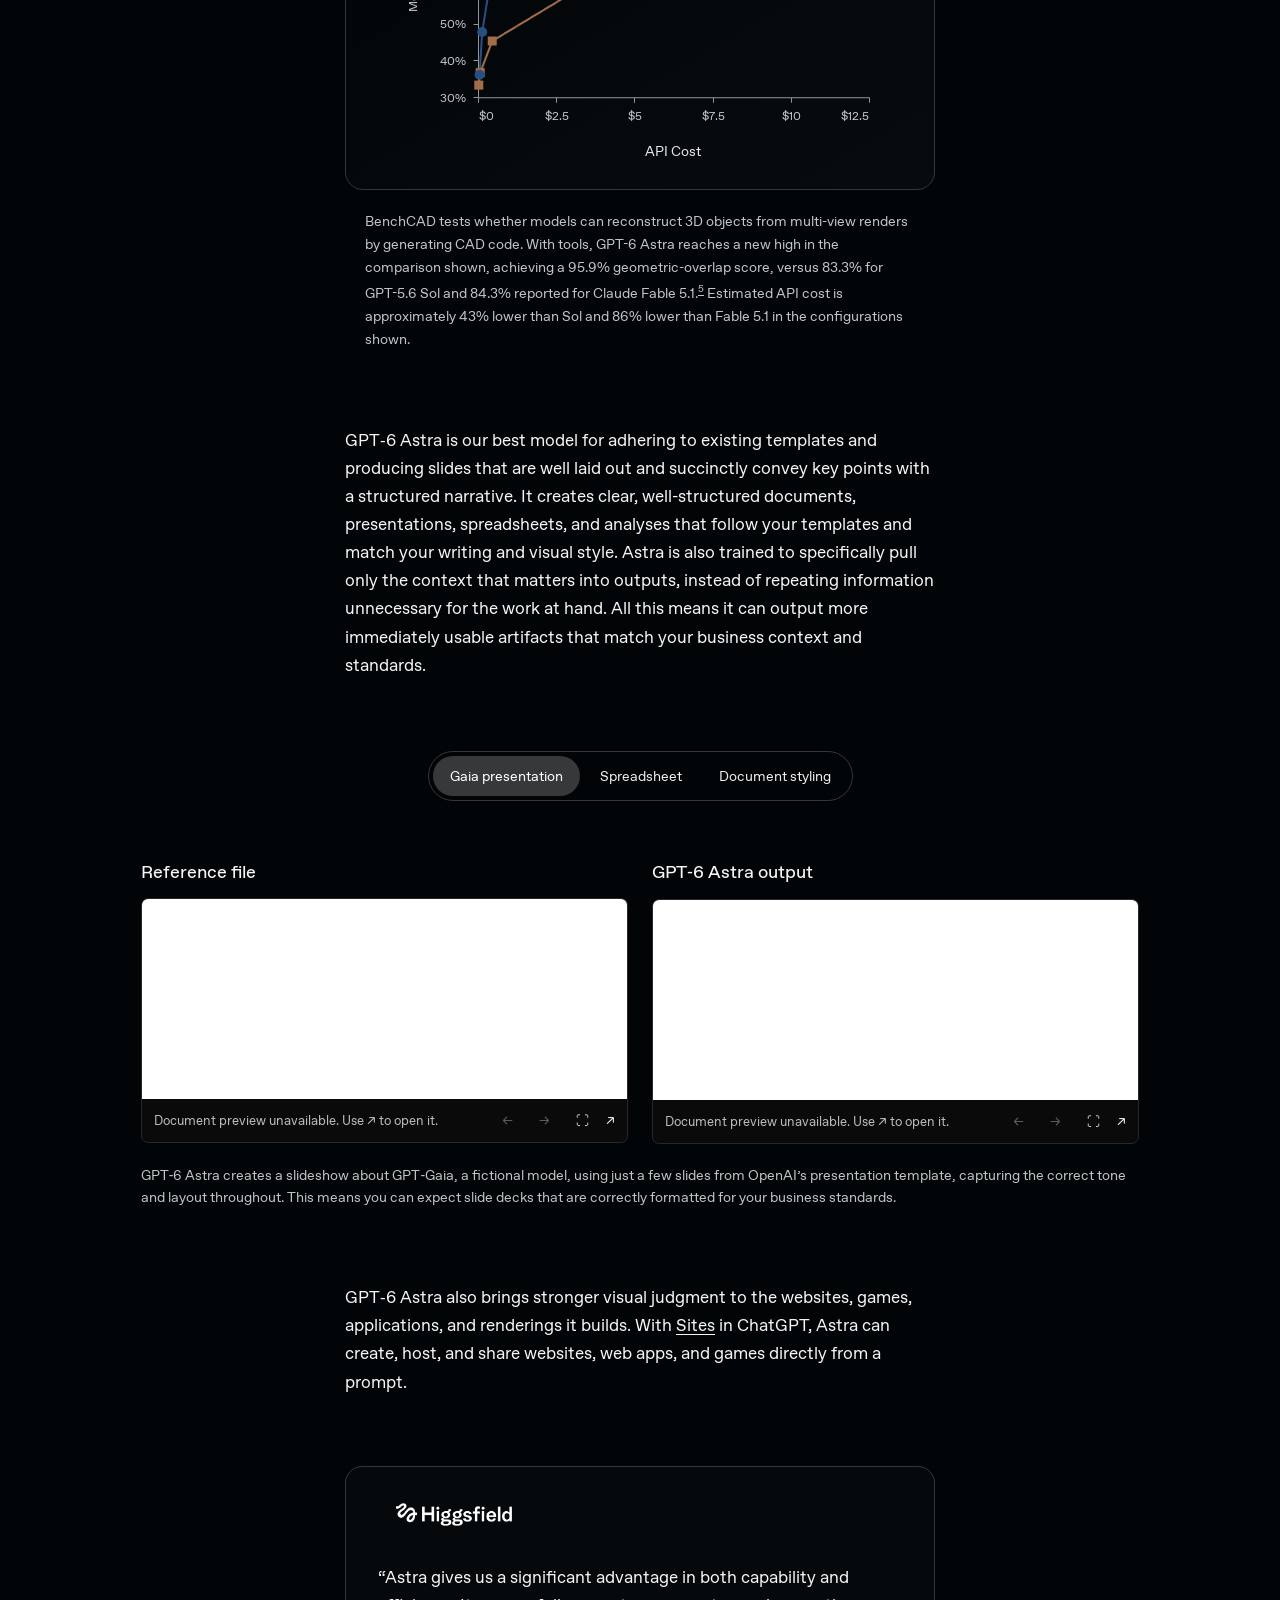
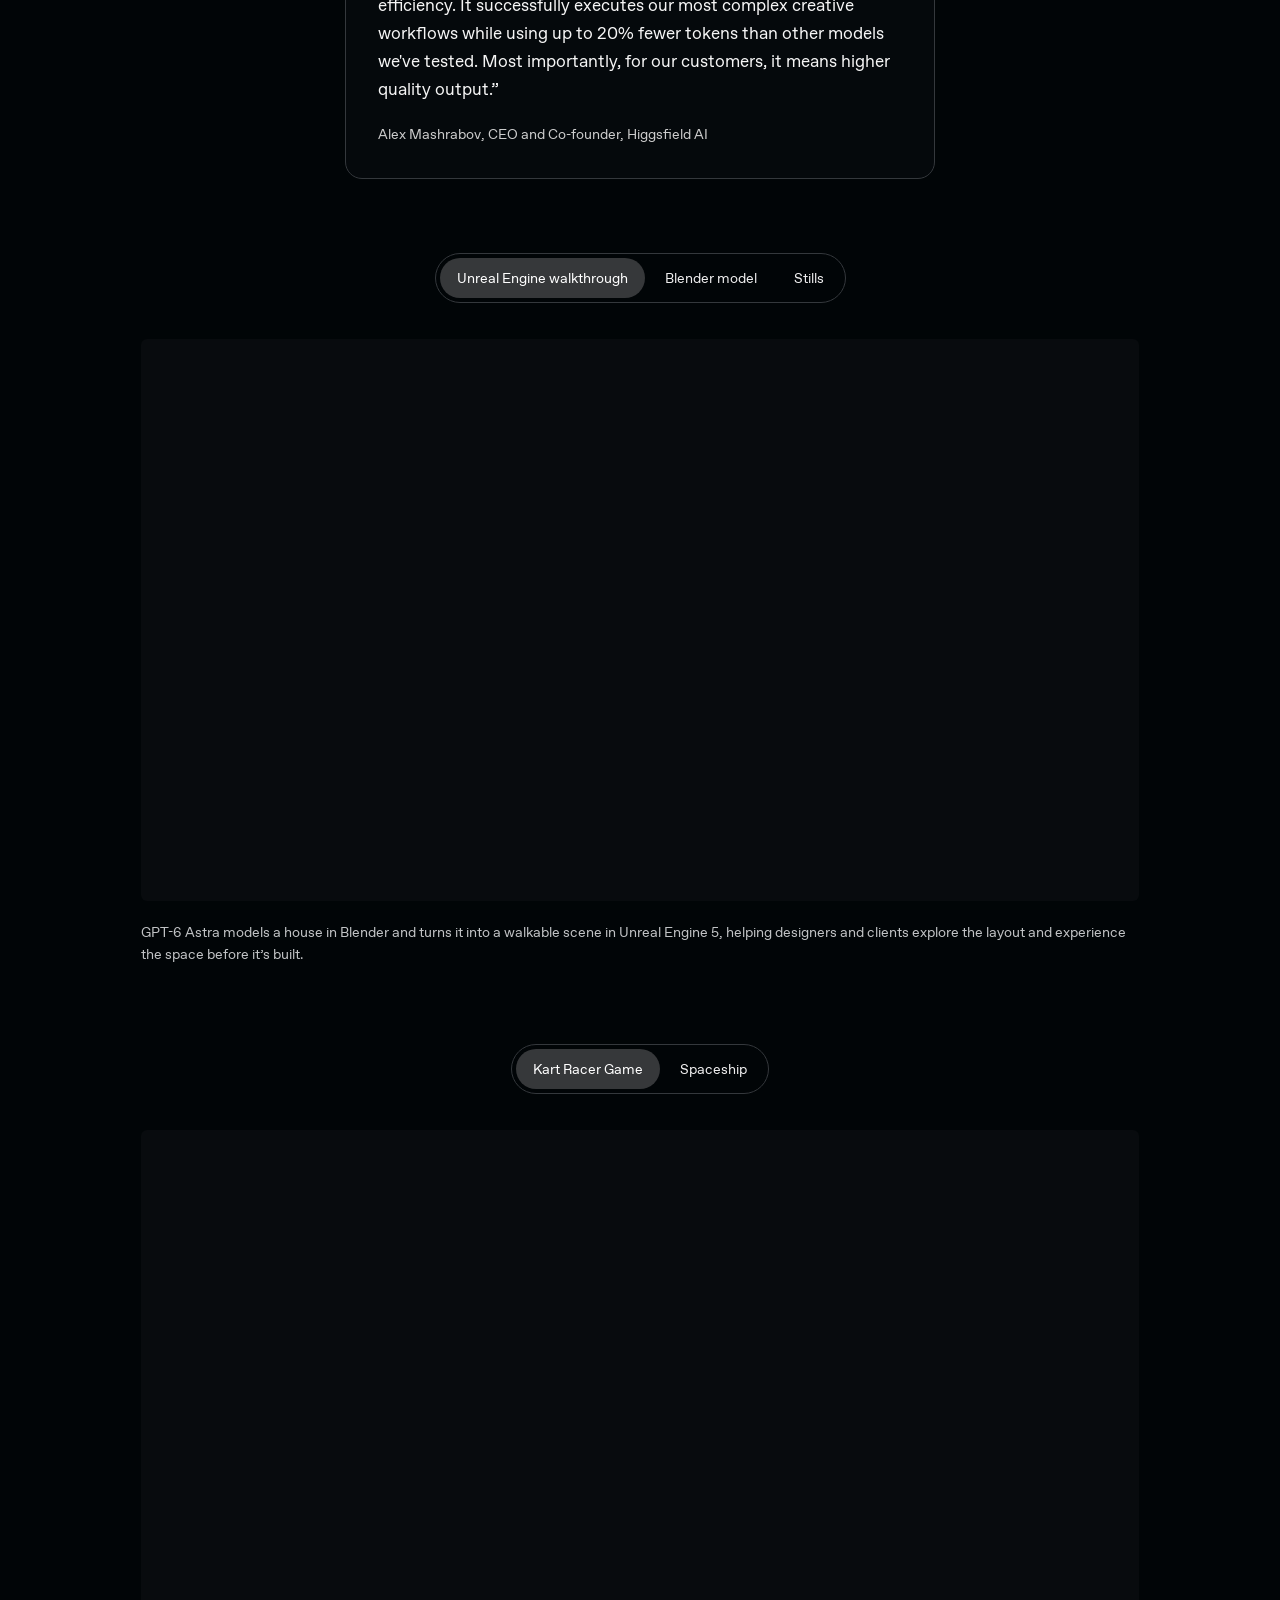
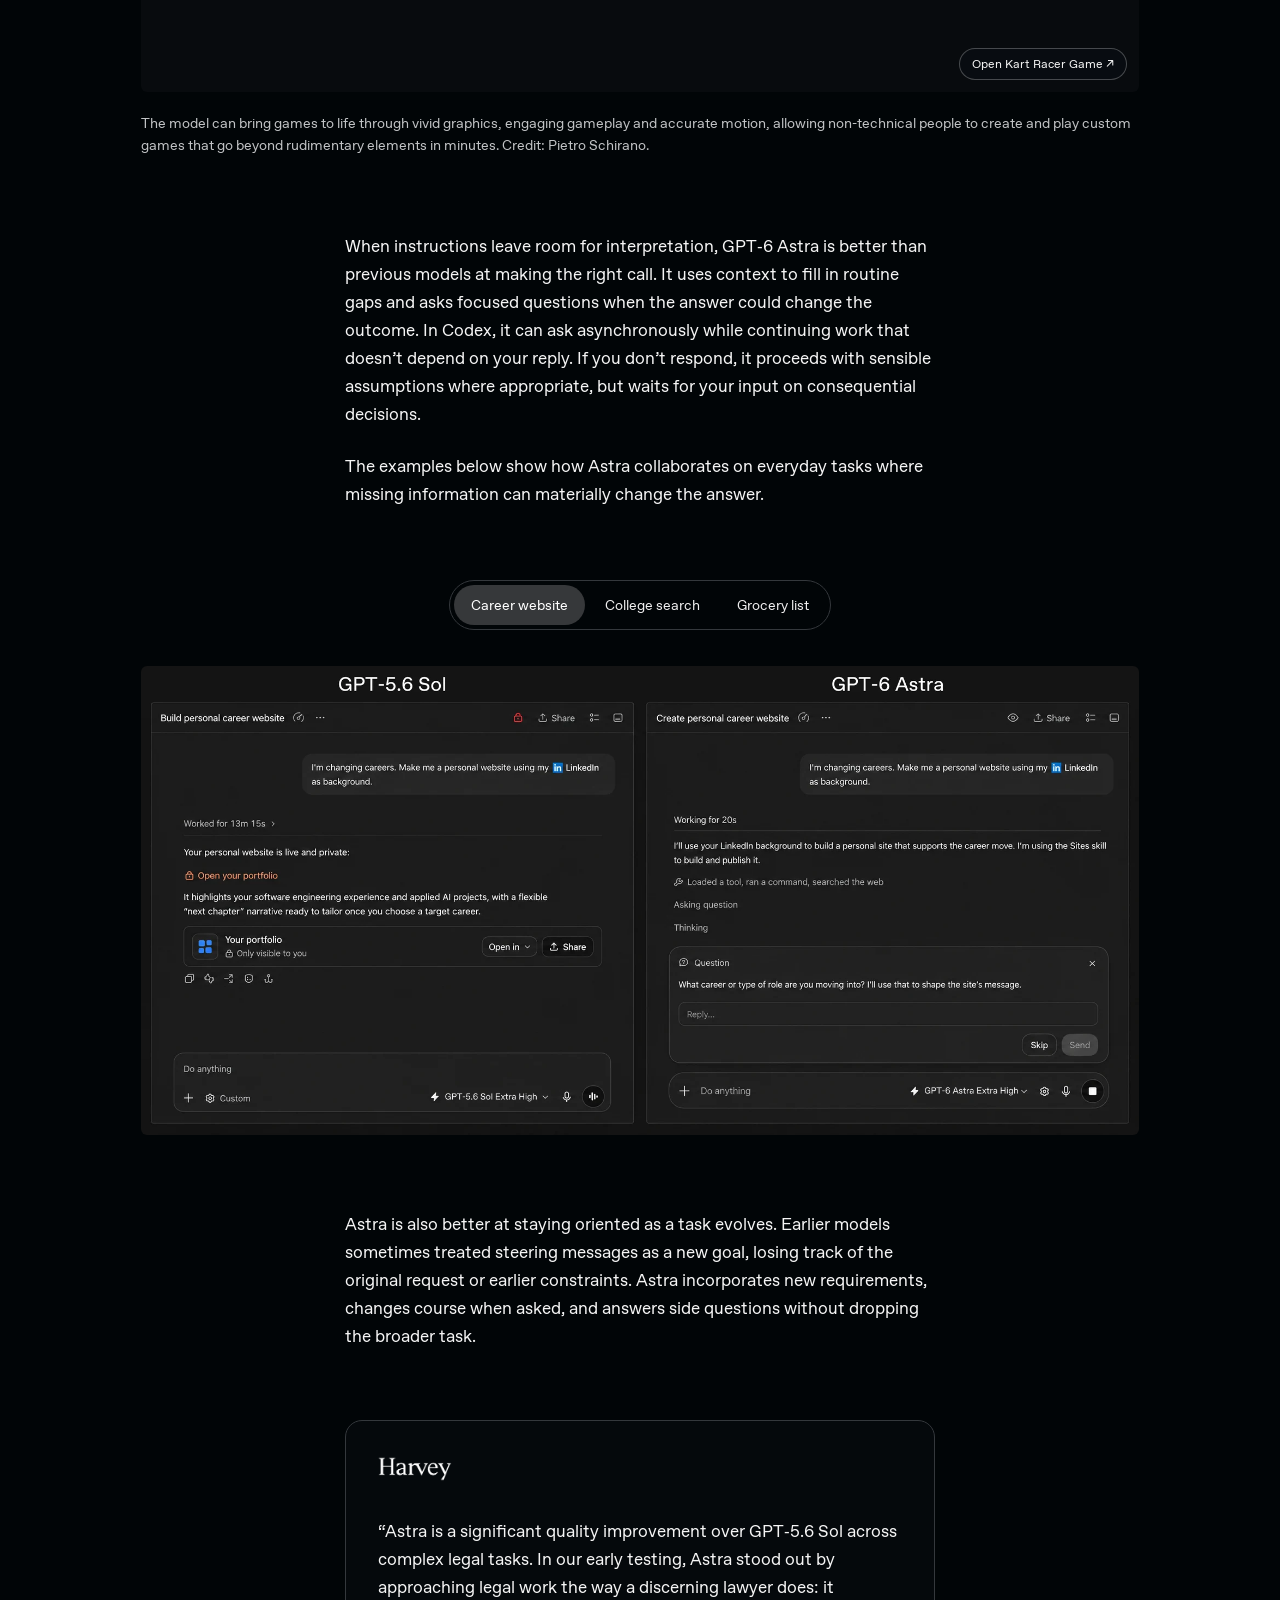
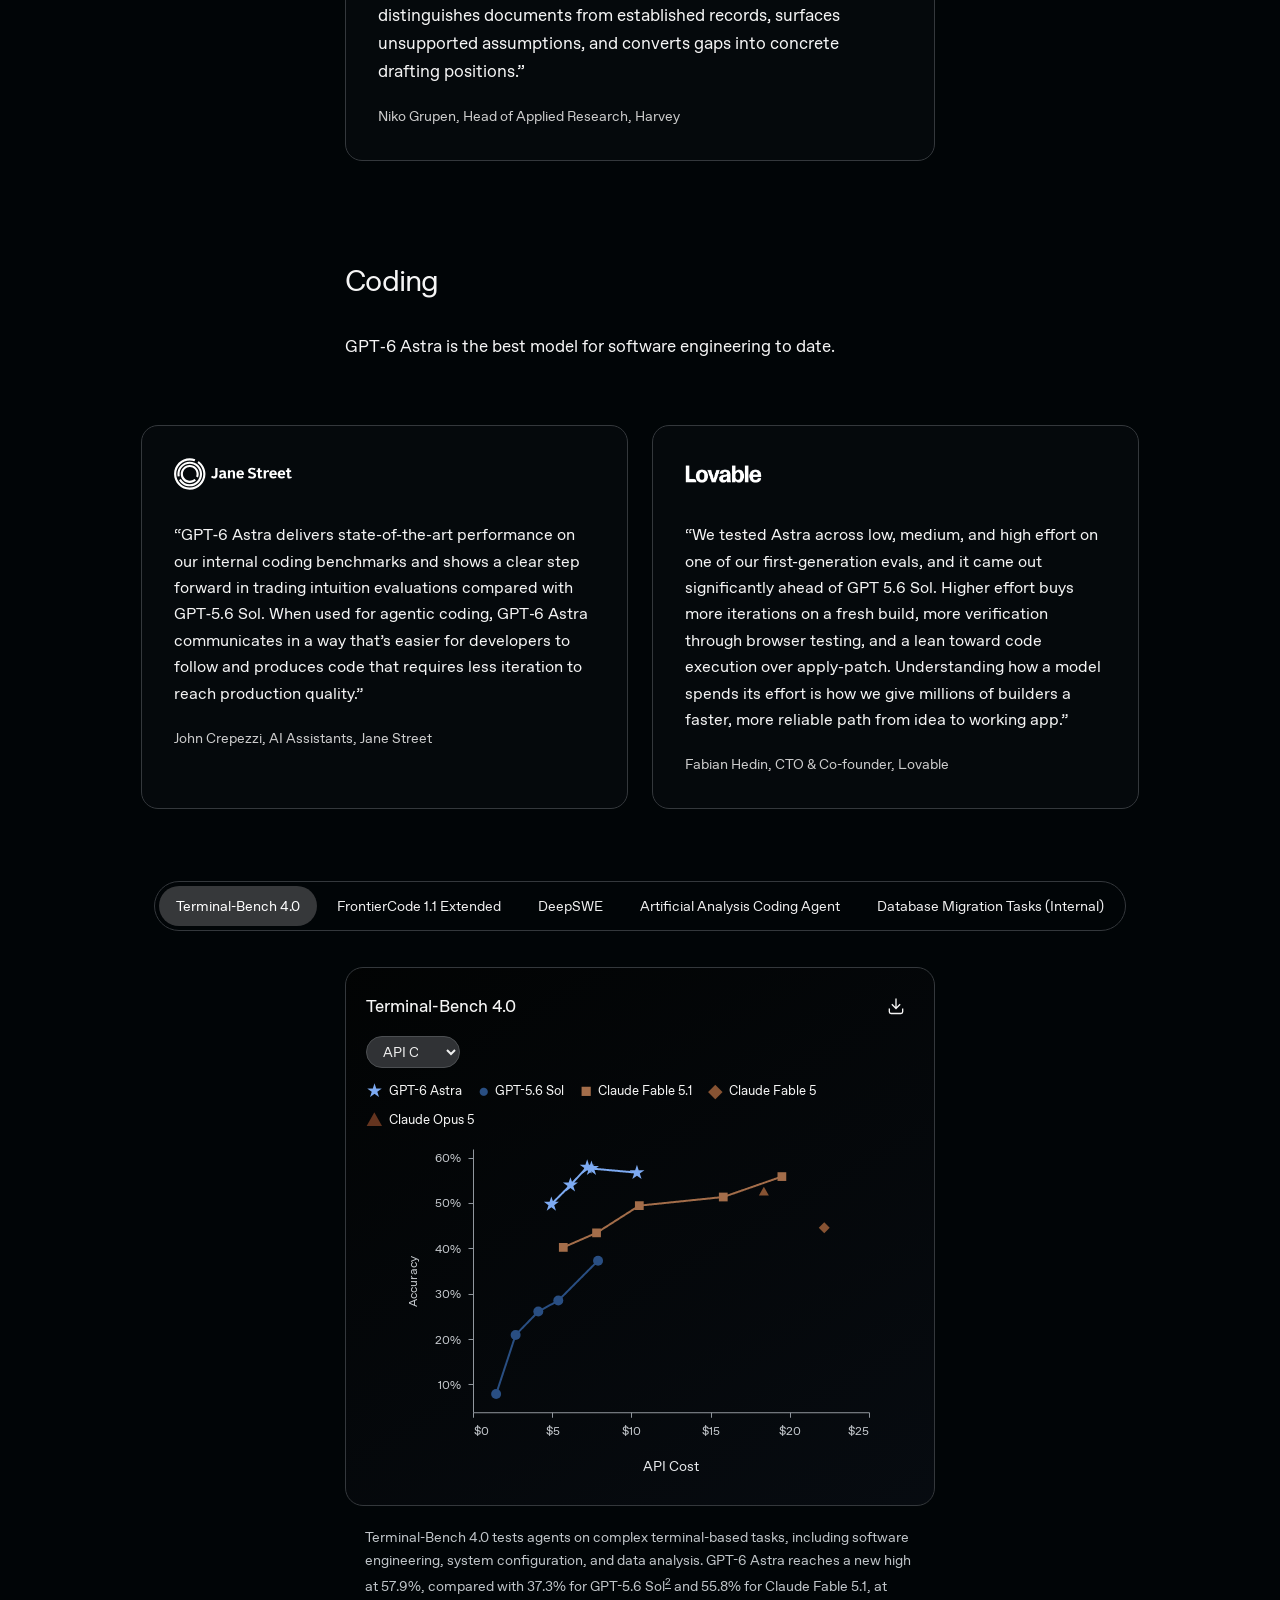
<file: 1/index.html>
<!doctype html>
<html lang="en"><head><meta charset="UTF-8"><meta name="viewport" content="width=device-width,initial-scale=1"><meta name="theme-color" content="#020608"><meta name="description" content="An unofficial interactive recreation of OpenAI’s GPT-6 Astra launch page."><meta name="robots" content="noindex,nofollow"><title>Iteration 1: First build • Astra recreation</title><link rel="icon" href="data:image/svg+xml,%3Csvg xmlns='http://www.w3.org/2000/svg' viewBox='0 0 64 64'%3E%3Crect width='64' height='64' rx='15' fill='%2304090d'/%3E%3Ctext x='32' y='48' text-anchor='middle' font-size='48' fill='white'%3E6%3C/text%3E%3C/svg%3E"><link rel="preload" href="../assets/OpenAISans-Regular.woff2" as="font" type="font/woff2" crossorigin><link rel="stylesheet" href="./style.css"><script src="./starfield.js" defer></script><script src="./app.js" defer></script><script src="../assets/vega.min.js" defer></script><script src="../assets/vega-lite.min.js" defer></script><script src="./charts.js" defer></script><script src="./interactions.js" defer></script><script src="./article.js" defer></script><script src="./footer-controls.js" defer></script><link rel="stylesheet" href="../iterations.css?v=1"><script src="../iterations.js?v=1" data-iteration="1" defer></script></head>
<body>
<a class="skip" href="#introduction">Skip to main content</a><canvas id="universe" aria-hidden="true"></canvas>
<header class="header"><a class="wordmark" href="https://openai.com/" target="_blank" rel="noopener">OpenAI</a><nav class="desktop-nav" aria-label="Main navigation"><button data-menu="Research">Research</button><button data-menu="Products">Products</button><button data-menu="Business">Business</button><button data-menu="Developers">Developers</button><button data-menu="Company">Company</button><a href="https://openaifoundation.org/" target="_blank" rel="noopener">Foundation</a><button class="icon-button search-trigger" aria-label="Open search"><svg viewBox="0 0 24 24"><circle cx="10.8" cy="10.8" r="6.5"/><path d="m16 16 4 4"/></svg></button></nav><div class="nav-right"><button class="login" data-menu="Log in">Log in <span>⌄</span></button><a class="try" href="https://chatgpt.com/" target="_blank" rel="noopener">Try ChatGPT ↗</a><button class="mobile-menu icon-button" aria-label="Open navigation menu" aria-expanded="false"><svg viewBox="0 0 24 24"><path d="M3 8h18M3 16h18"/></svg></button></div></header>
<div id="mega-menu" hidden></div><div class="menu-backdrop" hidden></div>
<main id="main"><section class="hero" aria-labelledby="page-title"><h1 id="page-title" class="sr-only">GPT-6 Astra: A new generation of intelligence</h1><canvas id="astra" tabindex="0" role="button" aria-label="Drag or use arrow keys to rotate the Astra star field"></canvas><span class="hero-label left">GPT</span><span class="hero-label right">Astra</span><button id="replay" class="replay" aria-label="Replay spiral field animation">↶</button></section>
<section class="intro-heading"><h2 id="introduction">A new generation of intelligence</h2></section>
<div class="launch-film wide"><iframe title="Launch film from OpenAI on Vimeo" src="https://player.vimeo.com/video/1222553704?h=ee86f55524&badge=0&autopause=0&autoplay=0&title=0&byline=0&portrait=0" allow="autoplay; fullscreen; picture-in-picture" allowfullscreen></iframe></div>
<div id="article"><div class="prose"><p>We’re introducing GPT‑6 Astra, the world’s most intelligent and aligned model.</p><p>GPT‑6 Astra brings together years of research across pre-training, reinforcement learning, and alignment, with advances in computer use, science, software engineering, and professional work.</p></div></div>
</main>
<footer id="footer"></footer>
<div class="recreation-note">Unofficial educational recreation <span>·</span> Not affiliated with OpenAI <span>·</span> <a href="https://openai.com/index/gpt-6-astra/" target="_blank" rel="noopener">Original ↗</a></div>
<dialog id="search-dialog" aria-labelledby="search-label"><div class="dialog-top"><span id="search-label">Search</span><button class="icon-button close-dialog" aria-label="Close search">×</button></div><form id="search-form"><input id="search-input" type="search" placeholder="Search this page" autocomplete="off" aria-label="Search this page"><button type="submit" class="search-submit" aria-label="Search">↗</button></form><div id="search-results"></div></dialog>
<dialog id="image-dialog" aria-label="Expanded image"><button class="close-dialog" aria-label="Close expanded image">×</button><img alt=""></dialog>
<div id="tooltip" role="status" hidden></div>
</body></html>
</file>
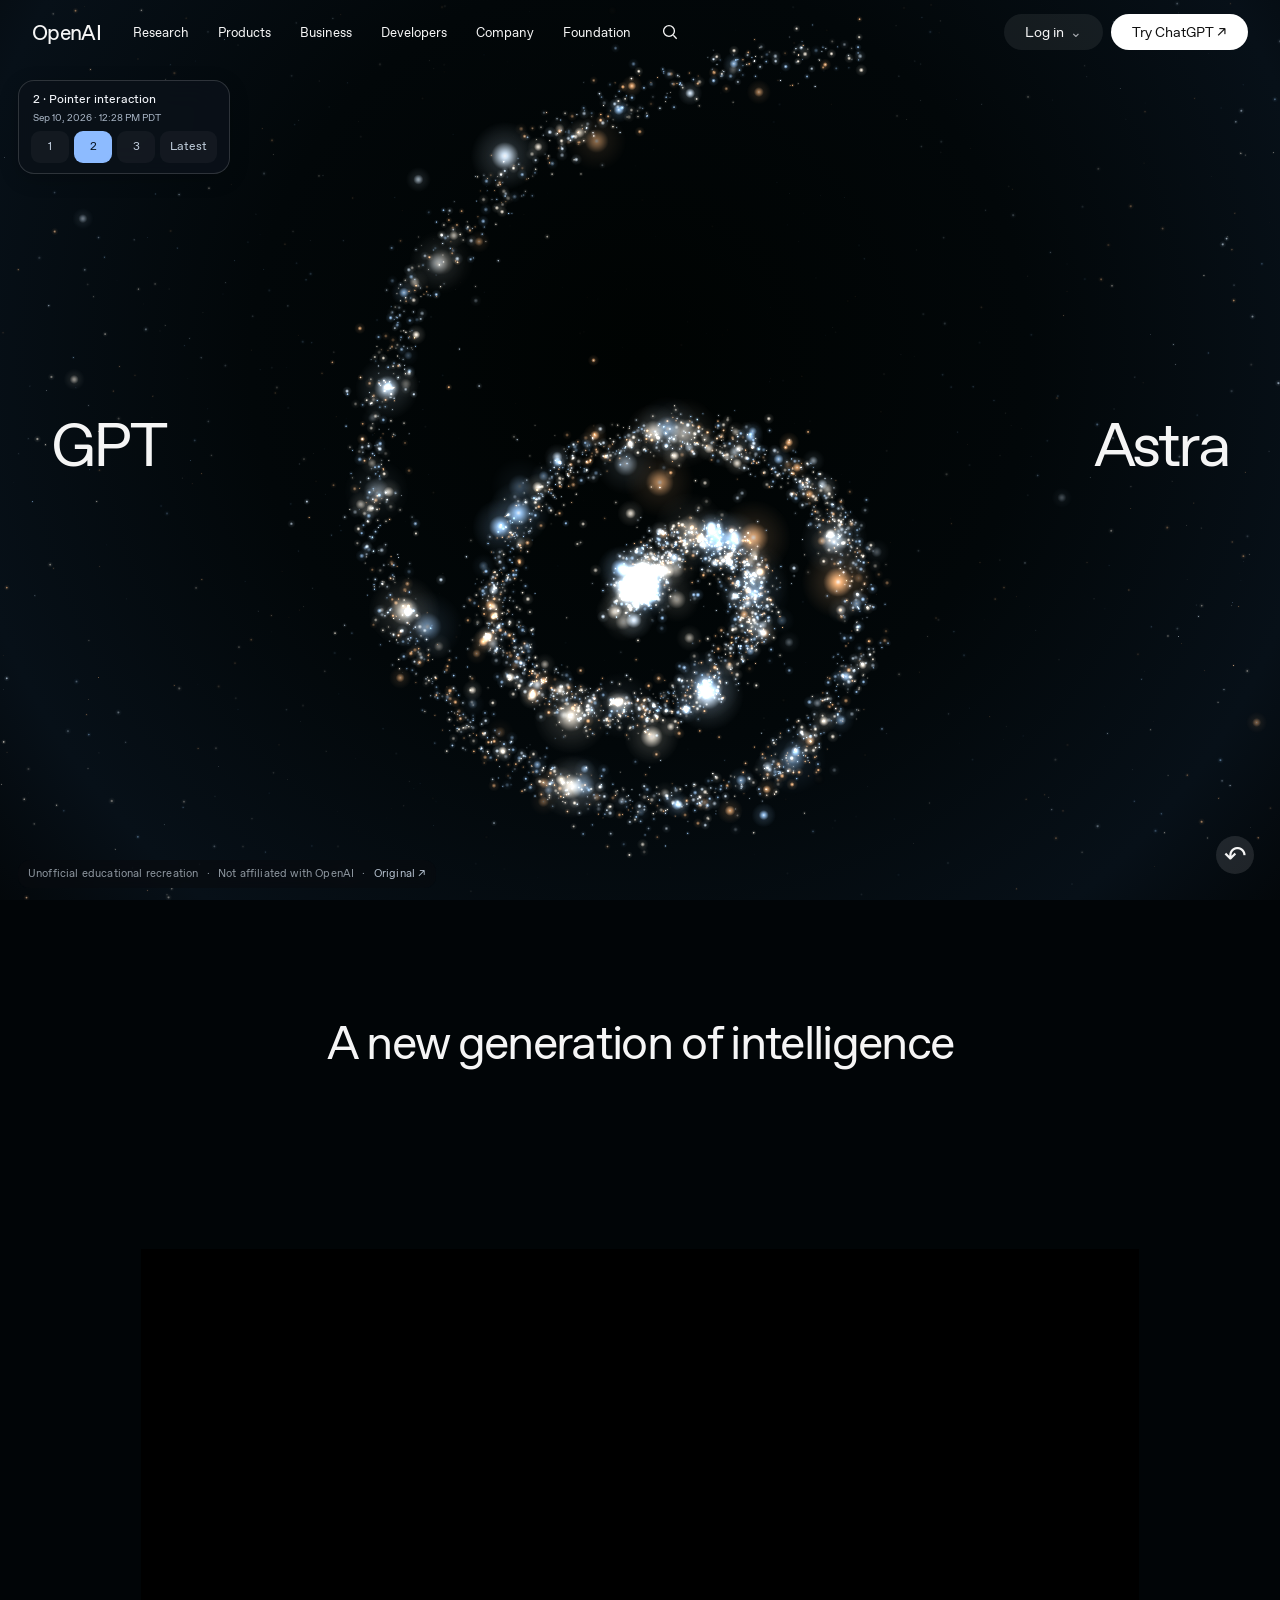
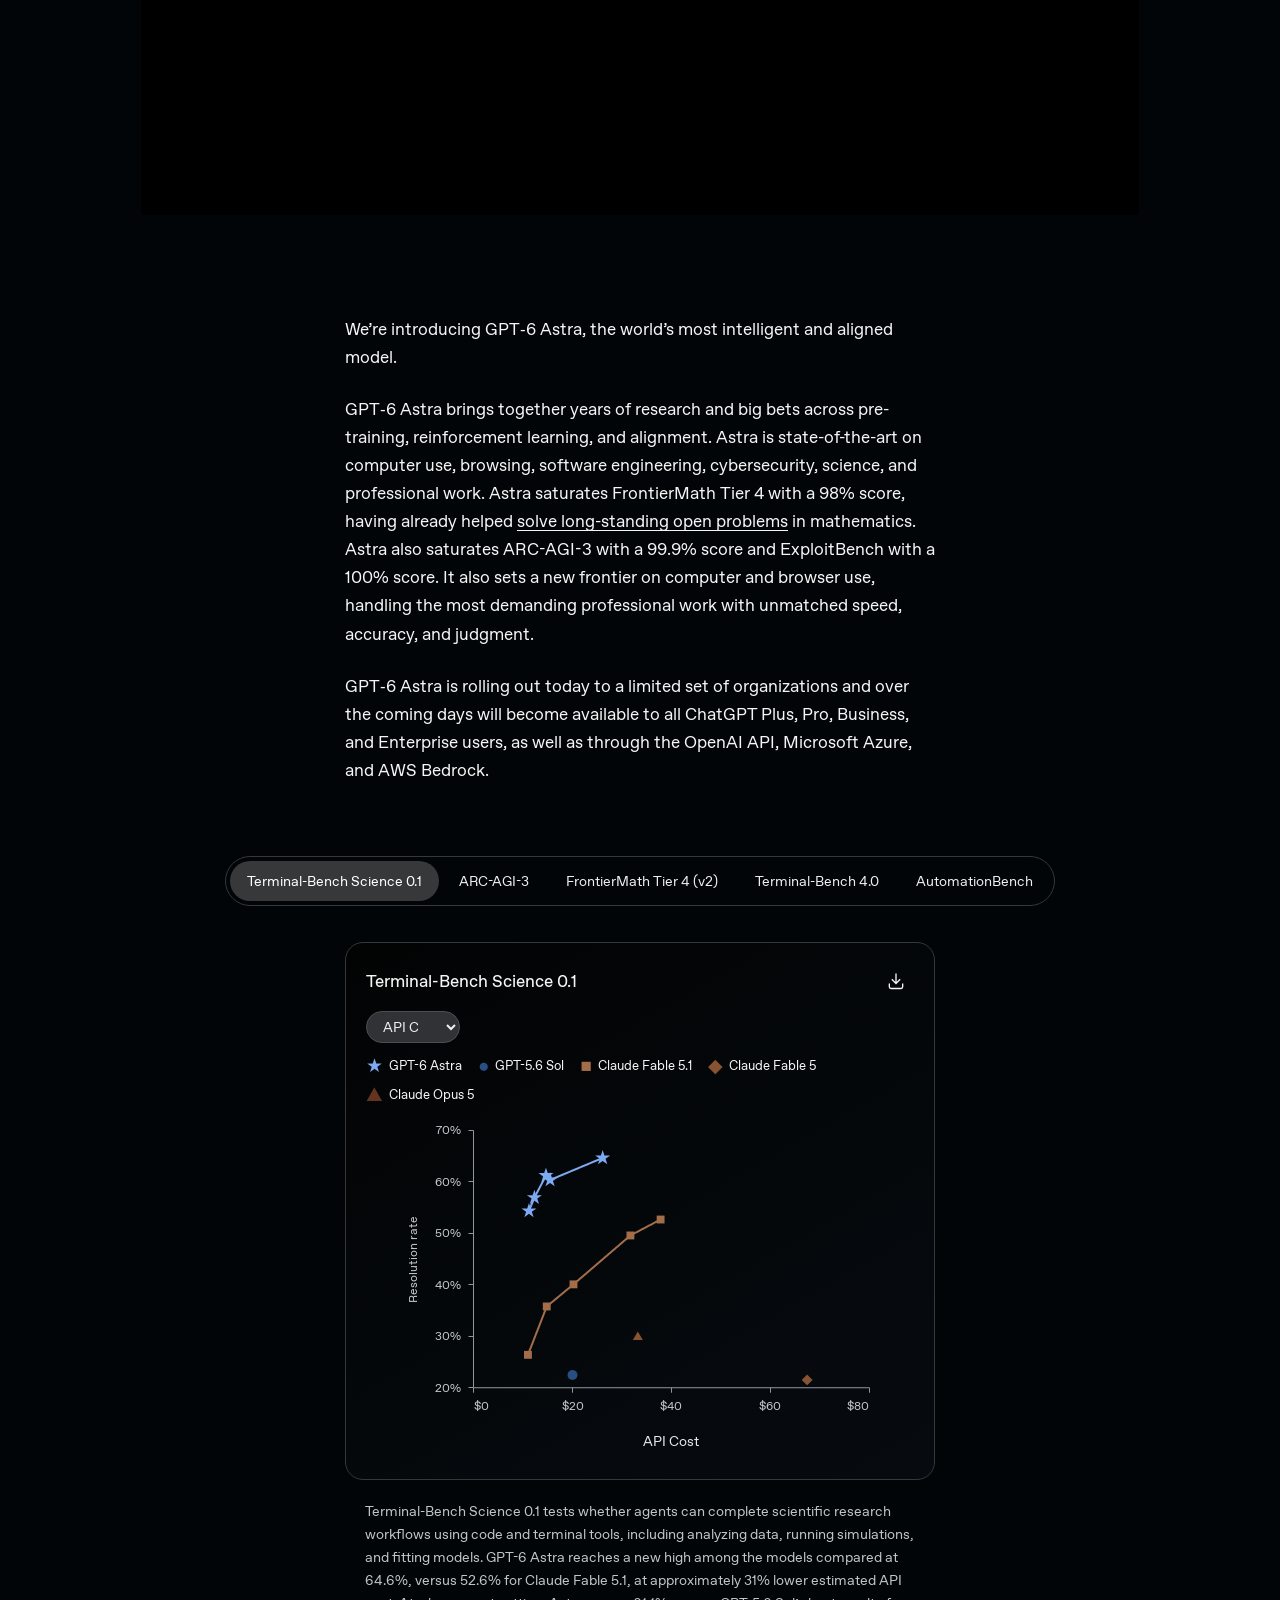
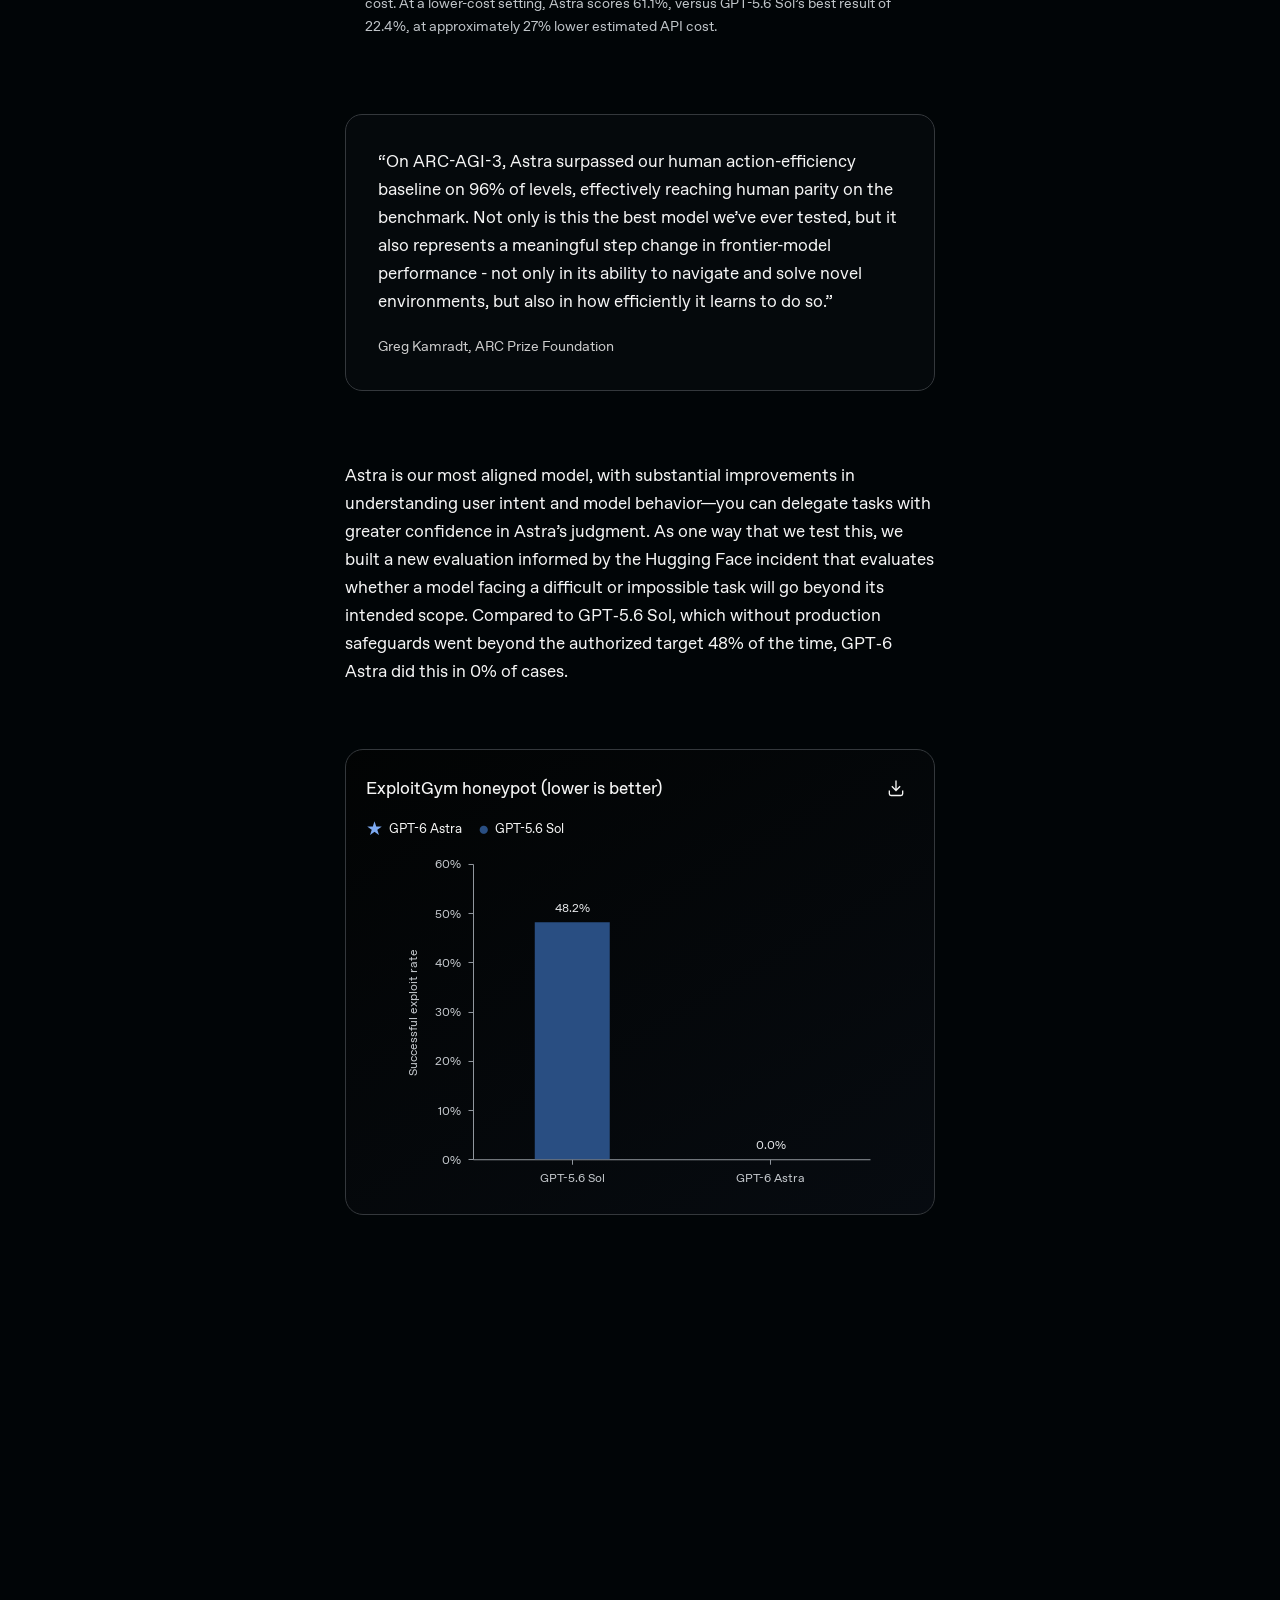
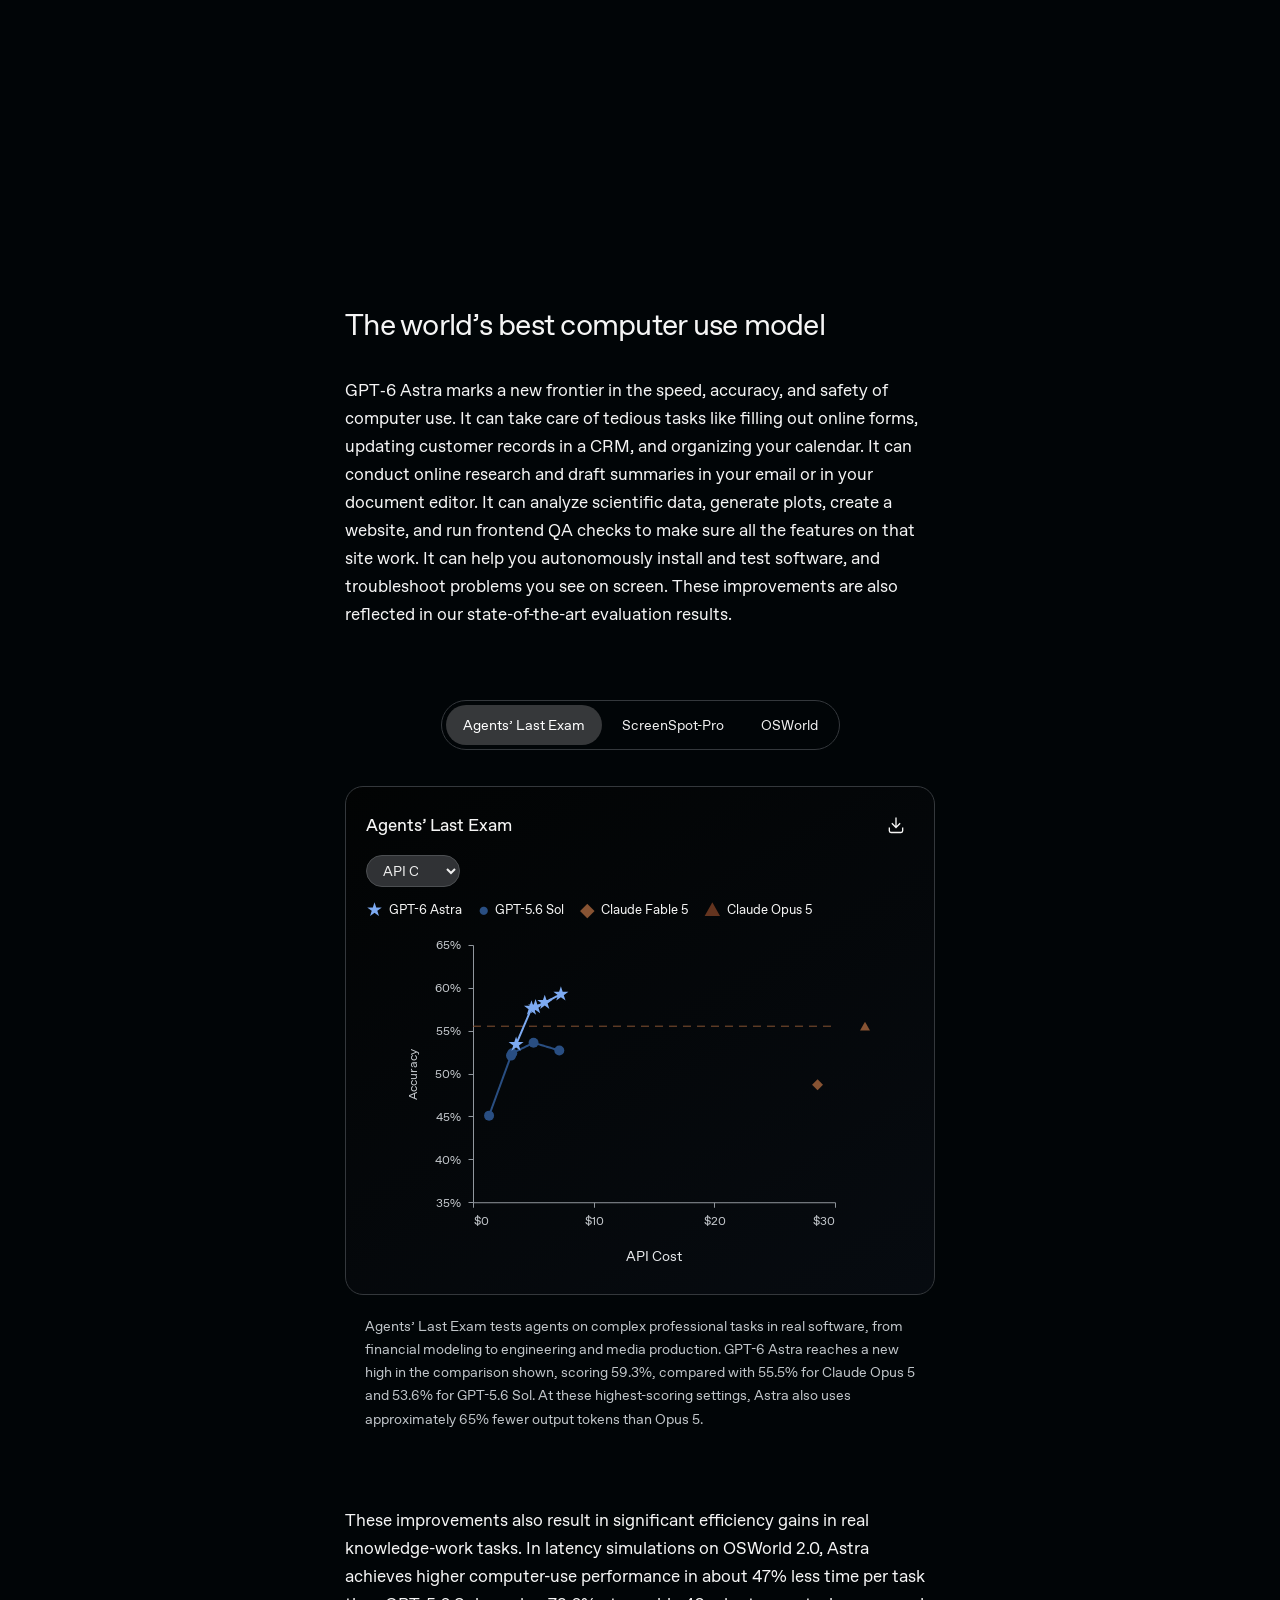
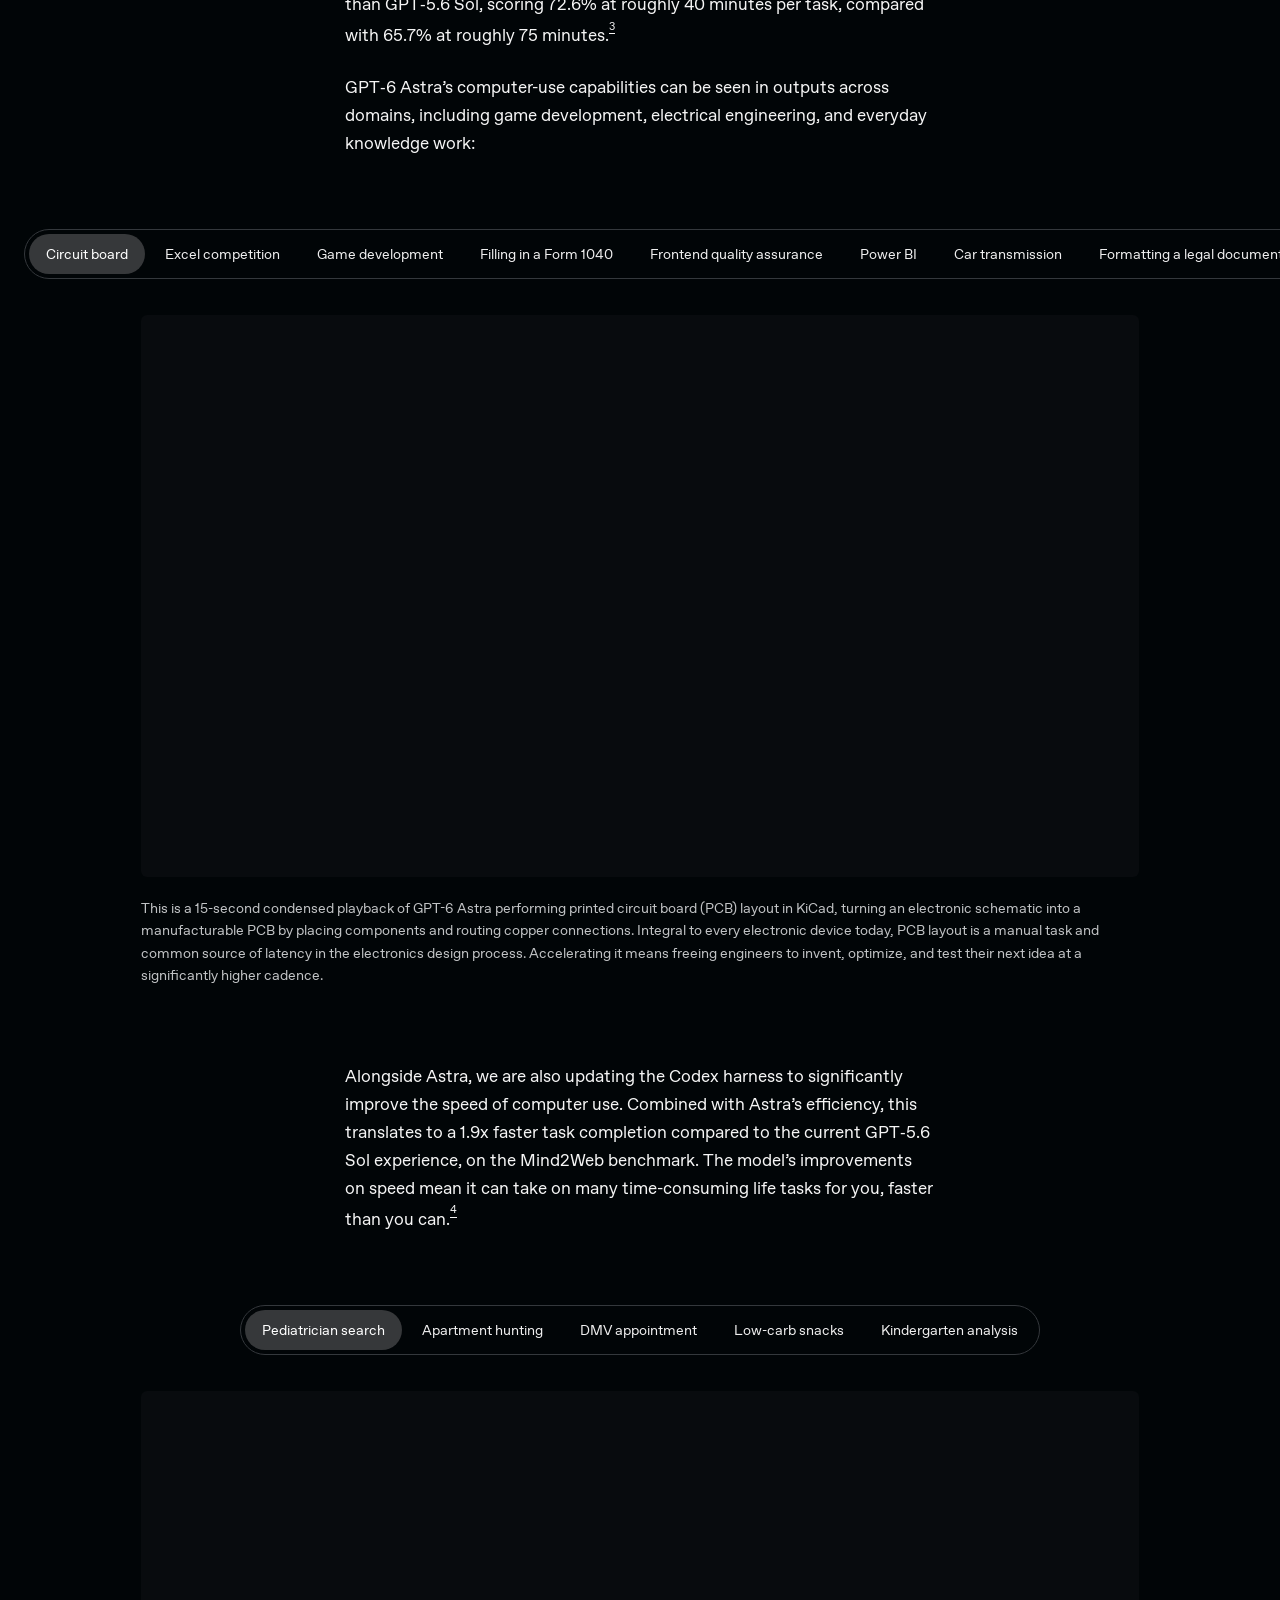
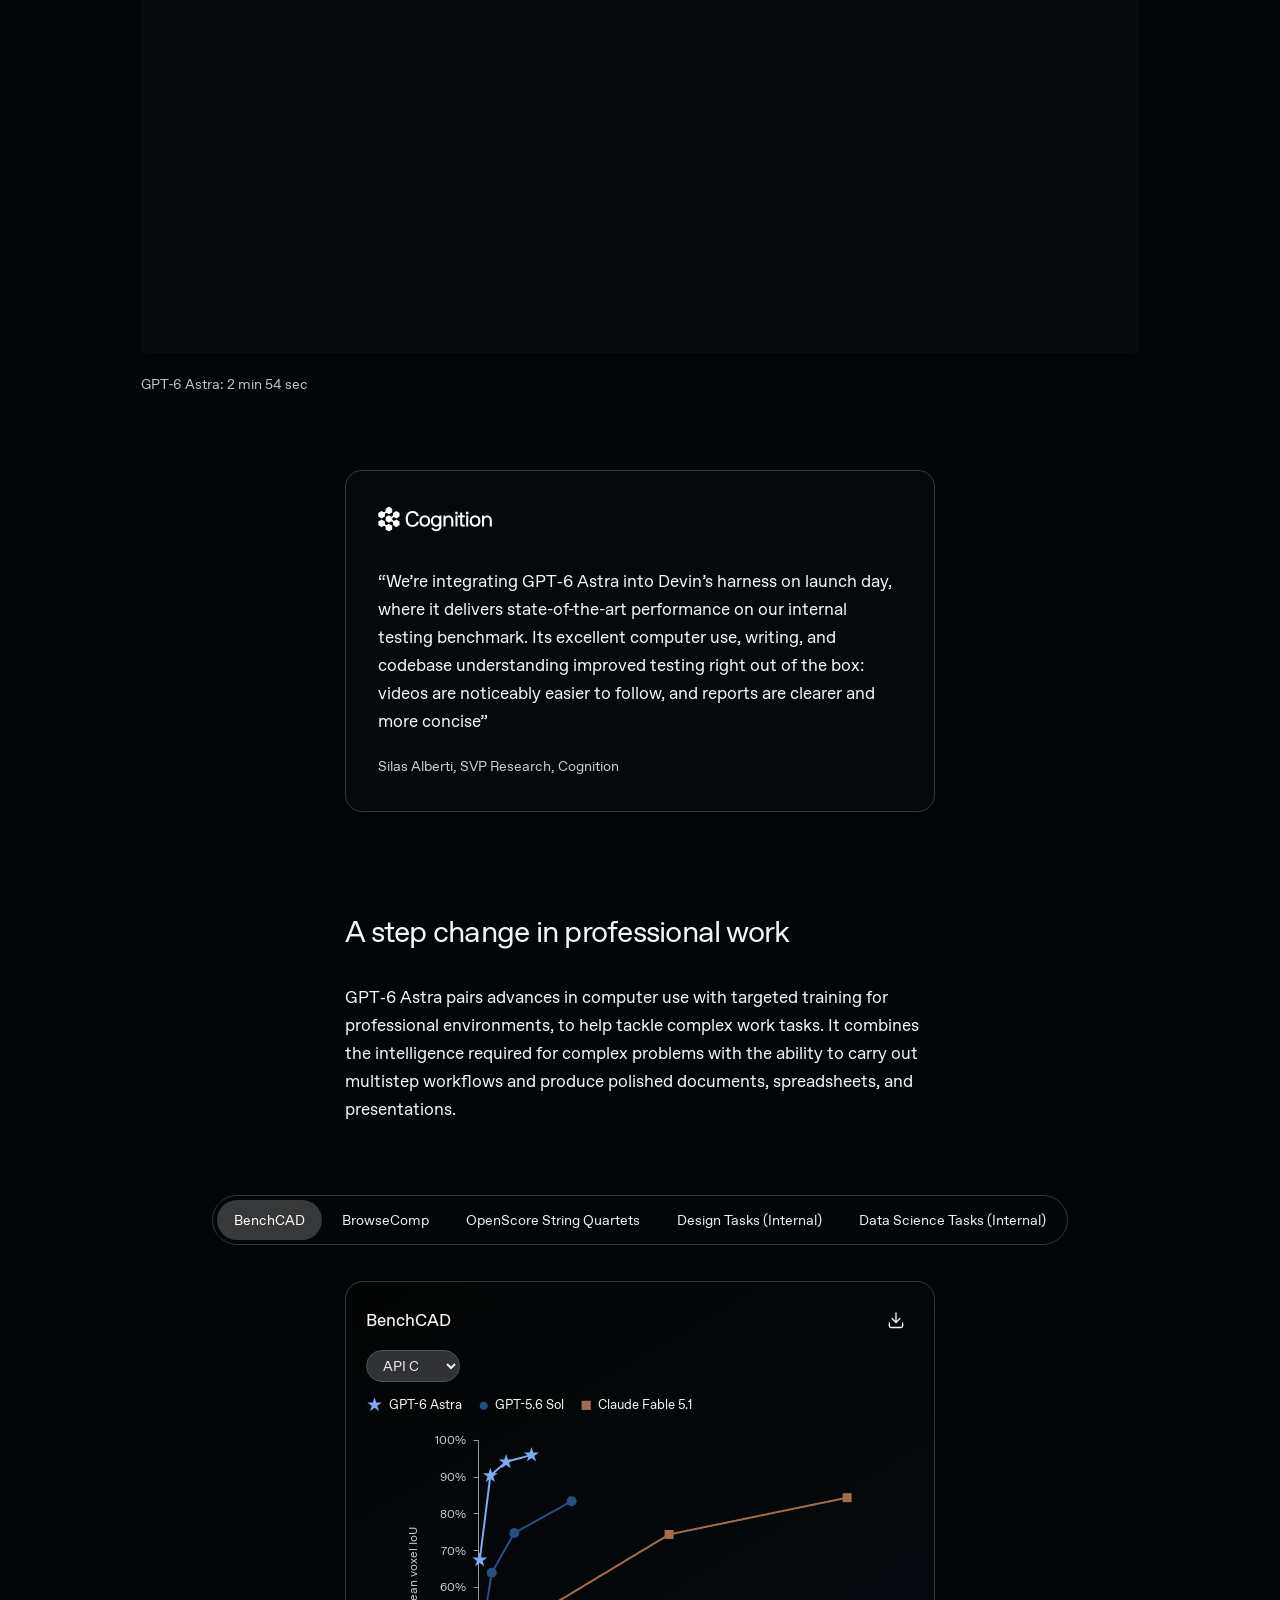
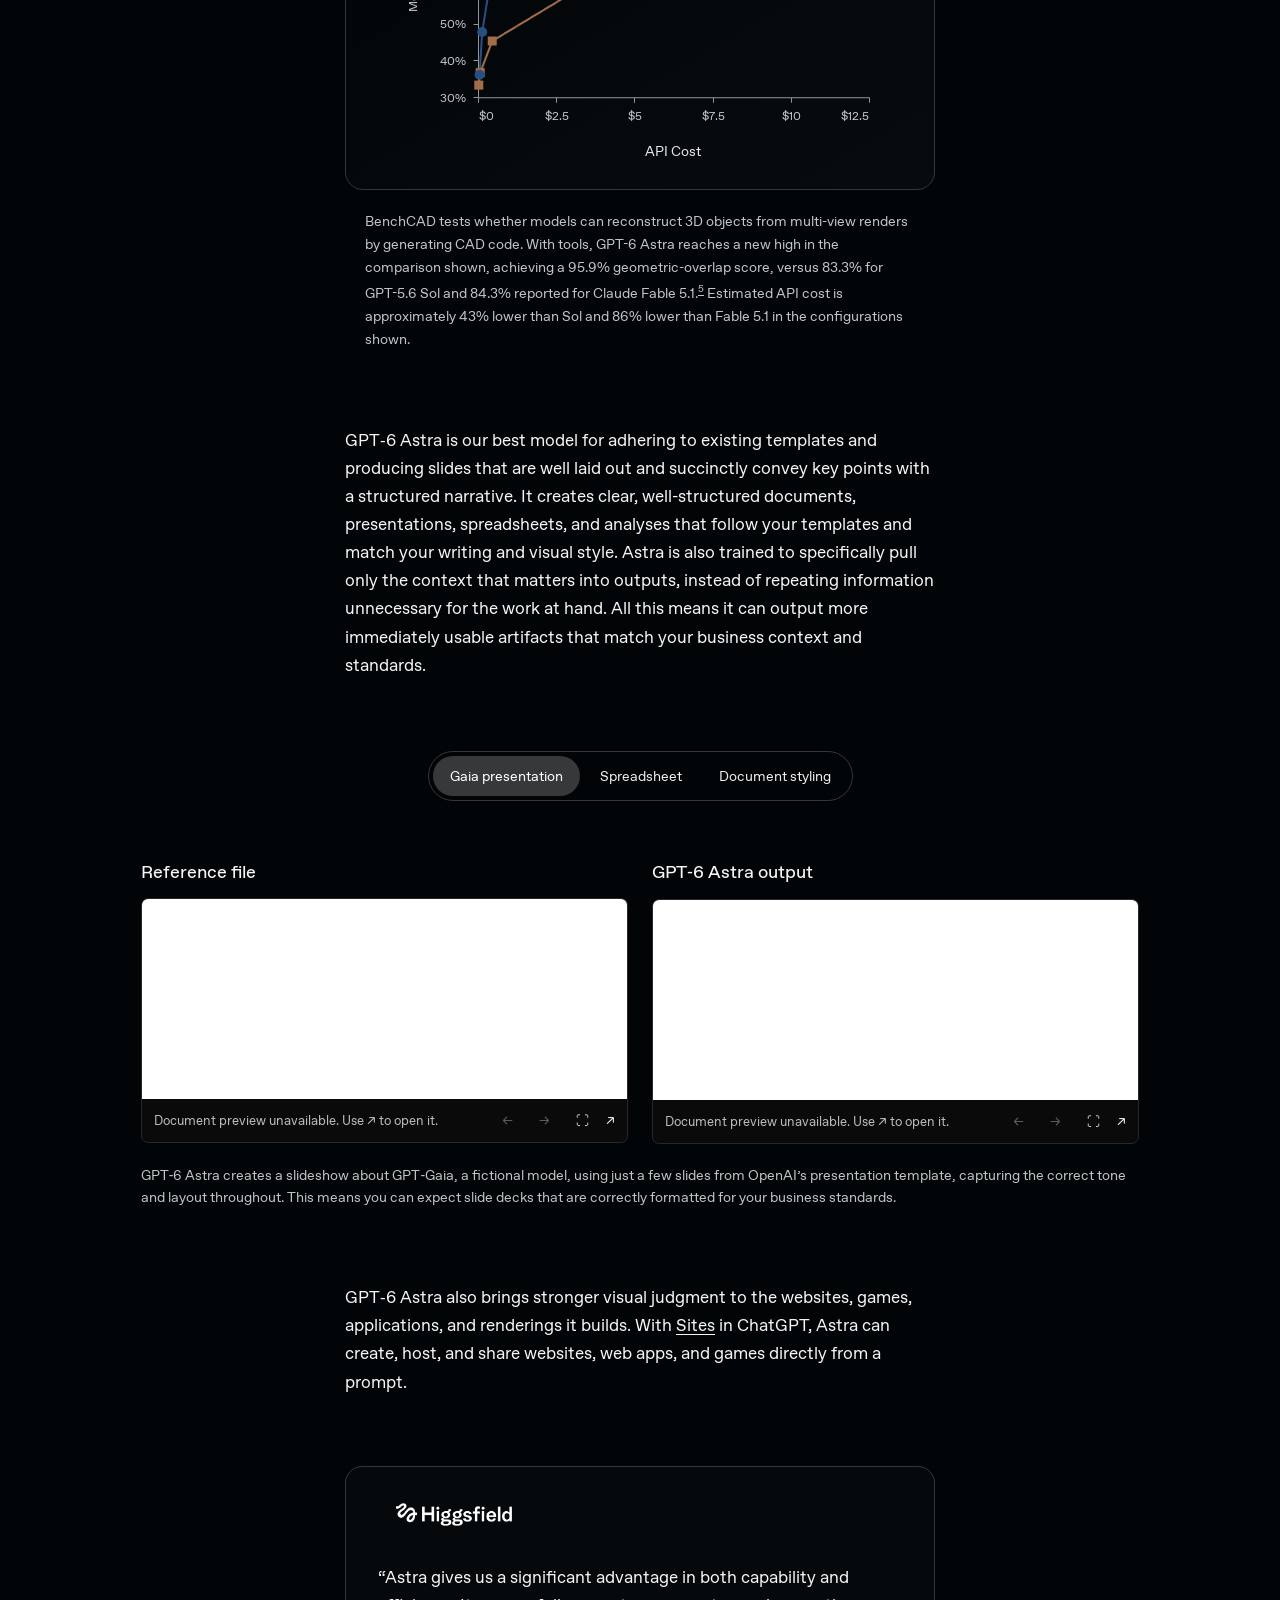
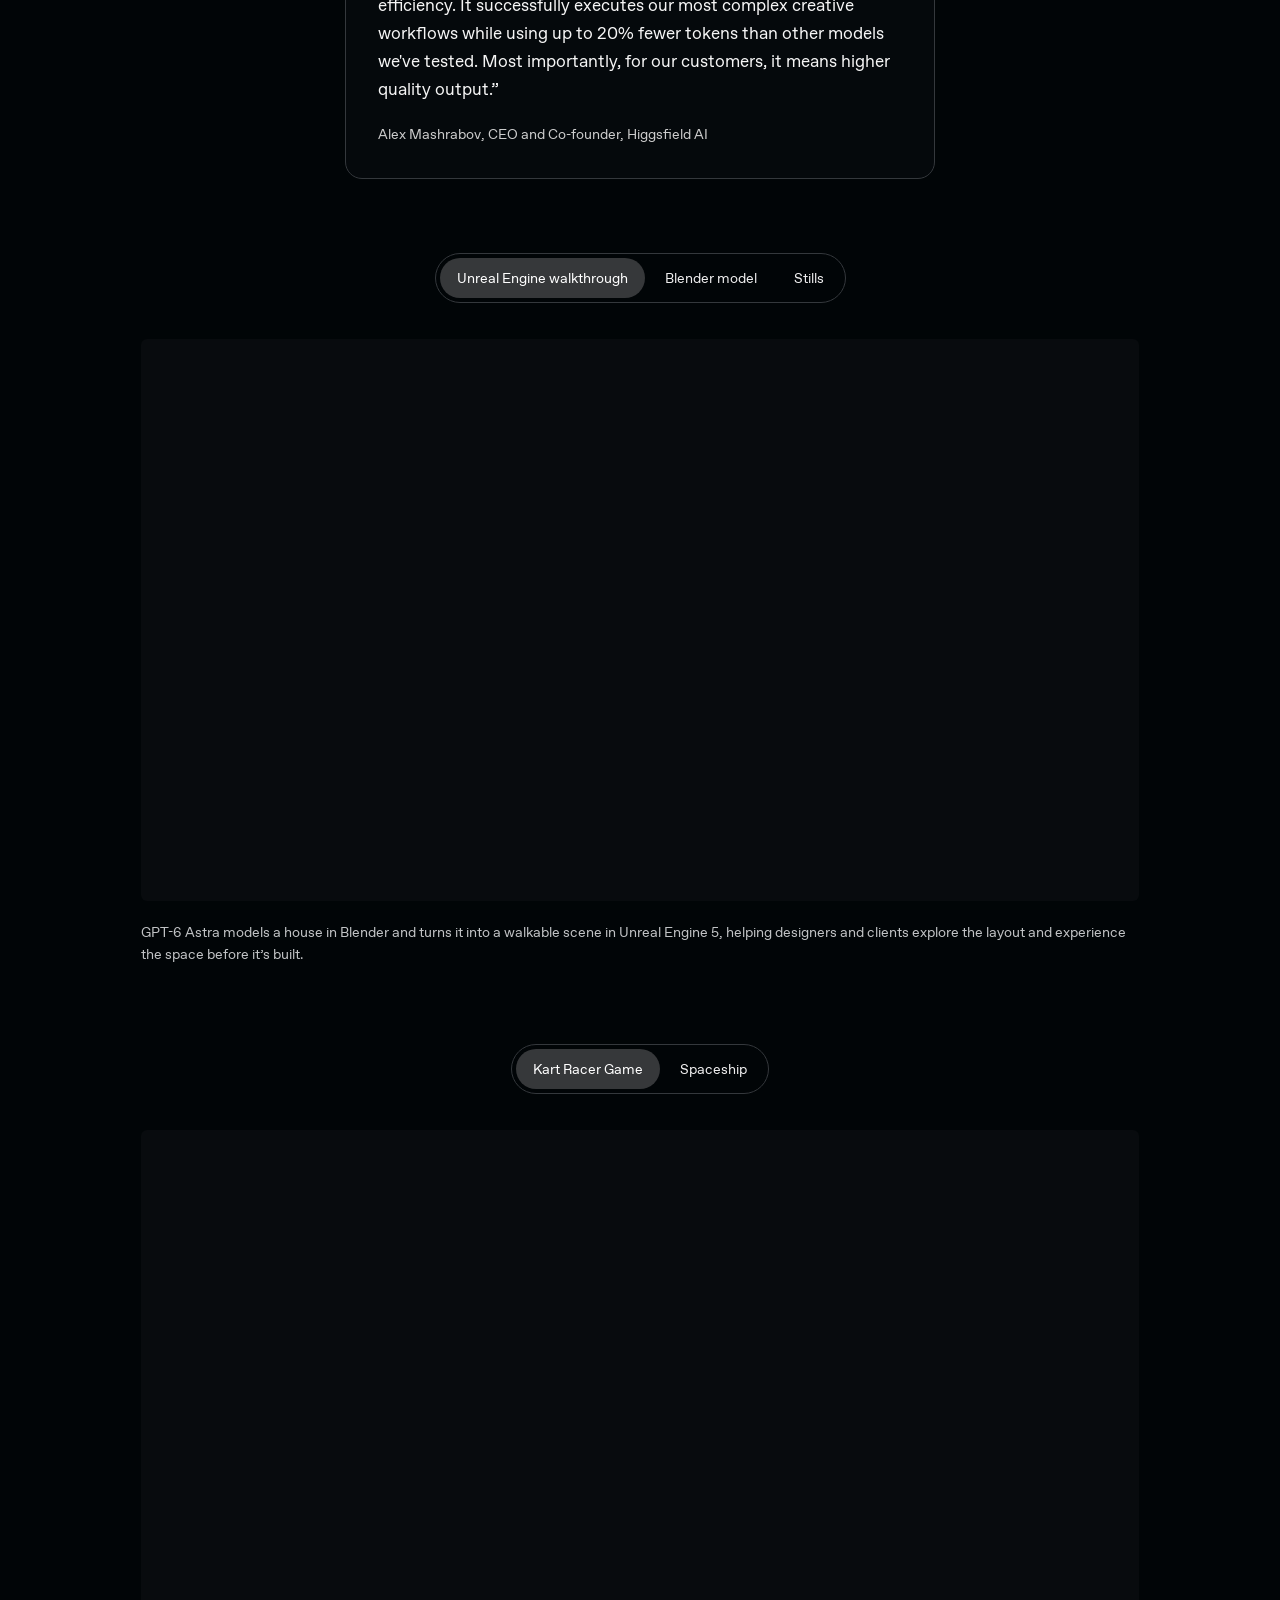
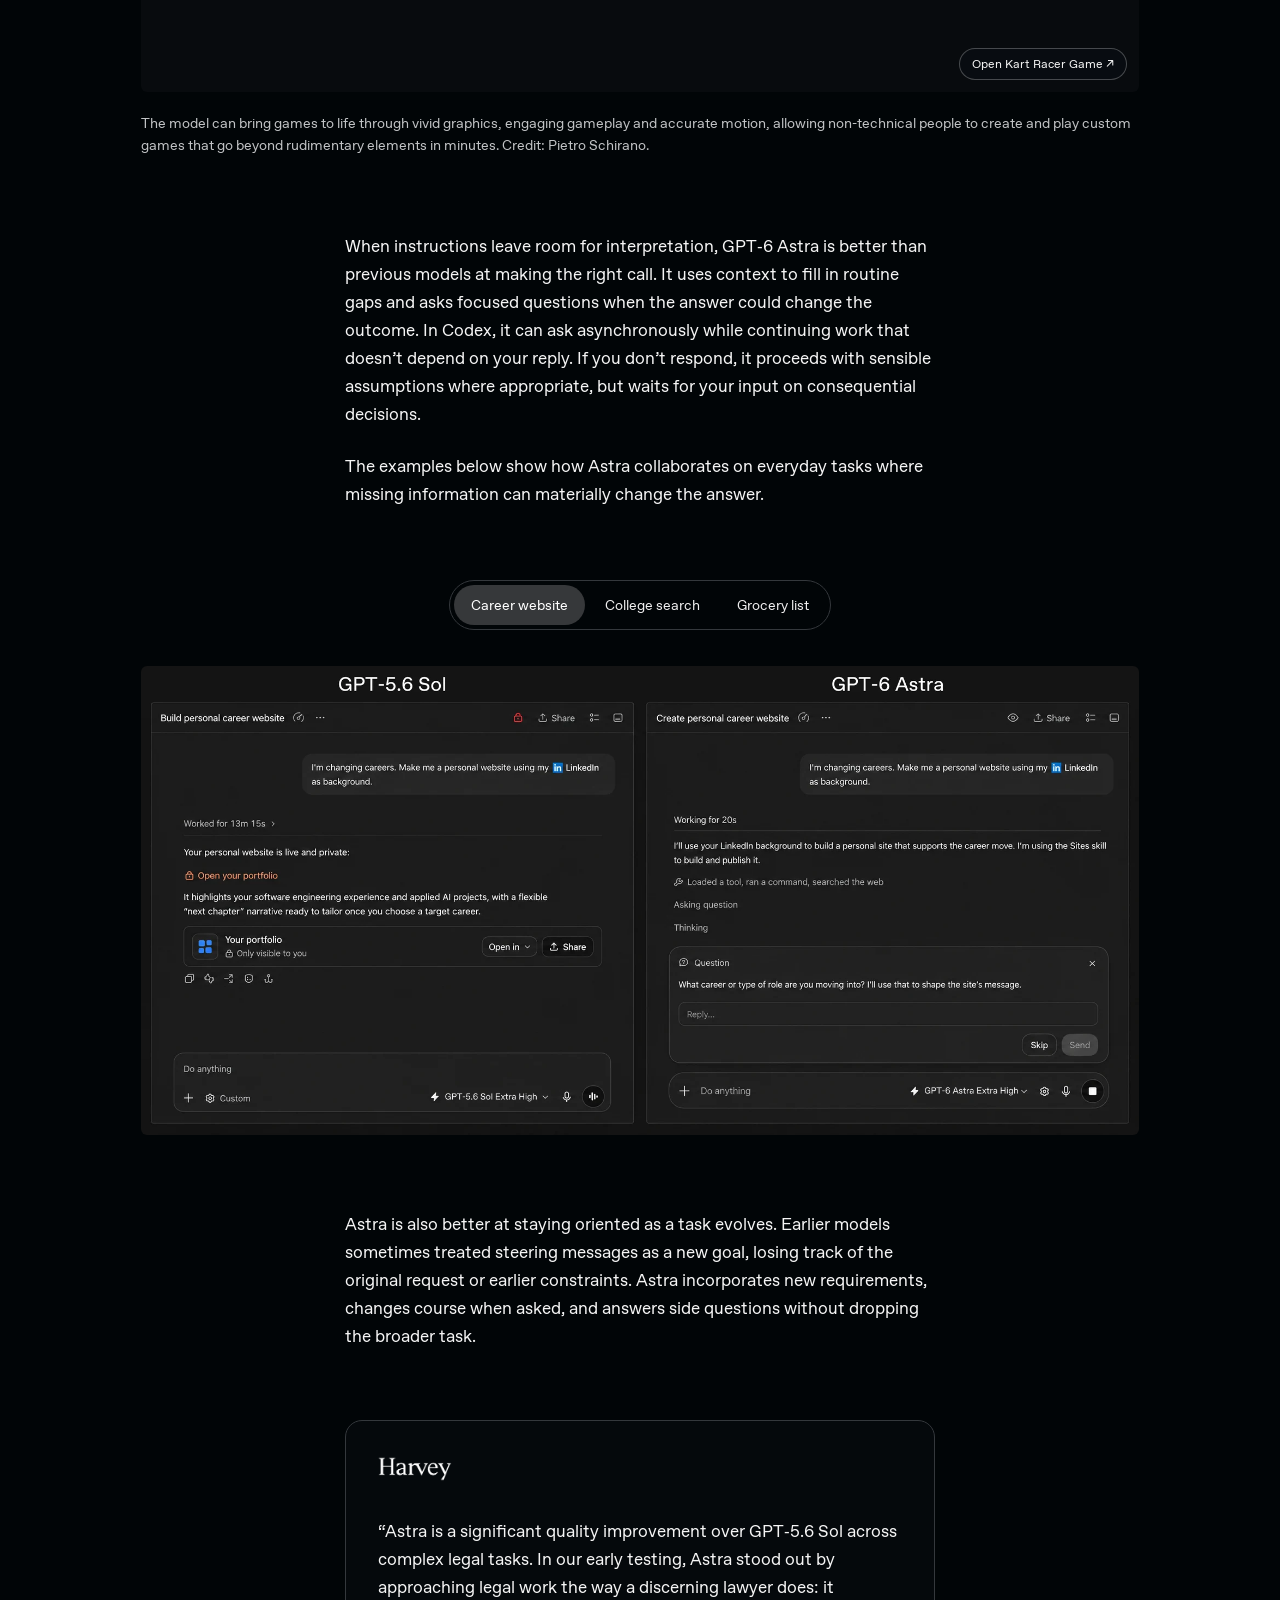
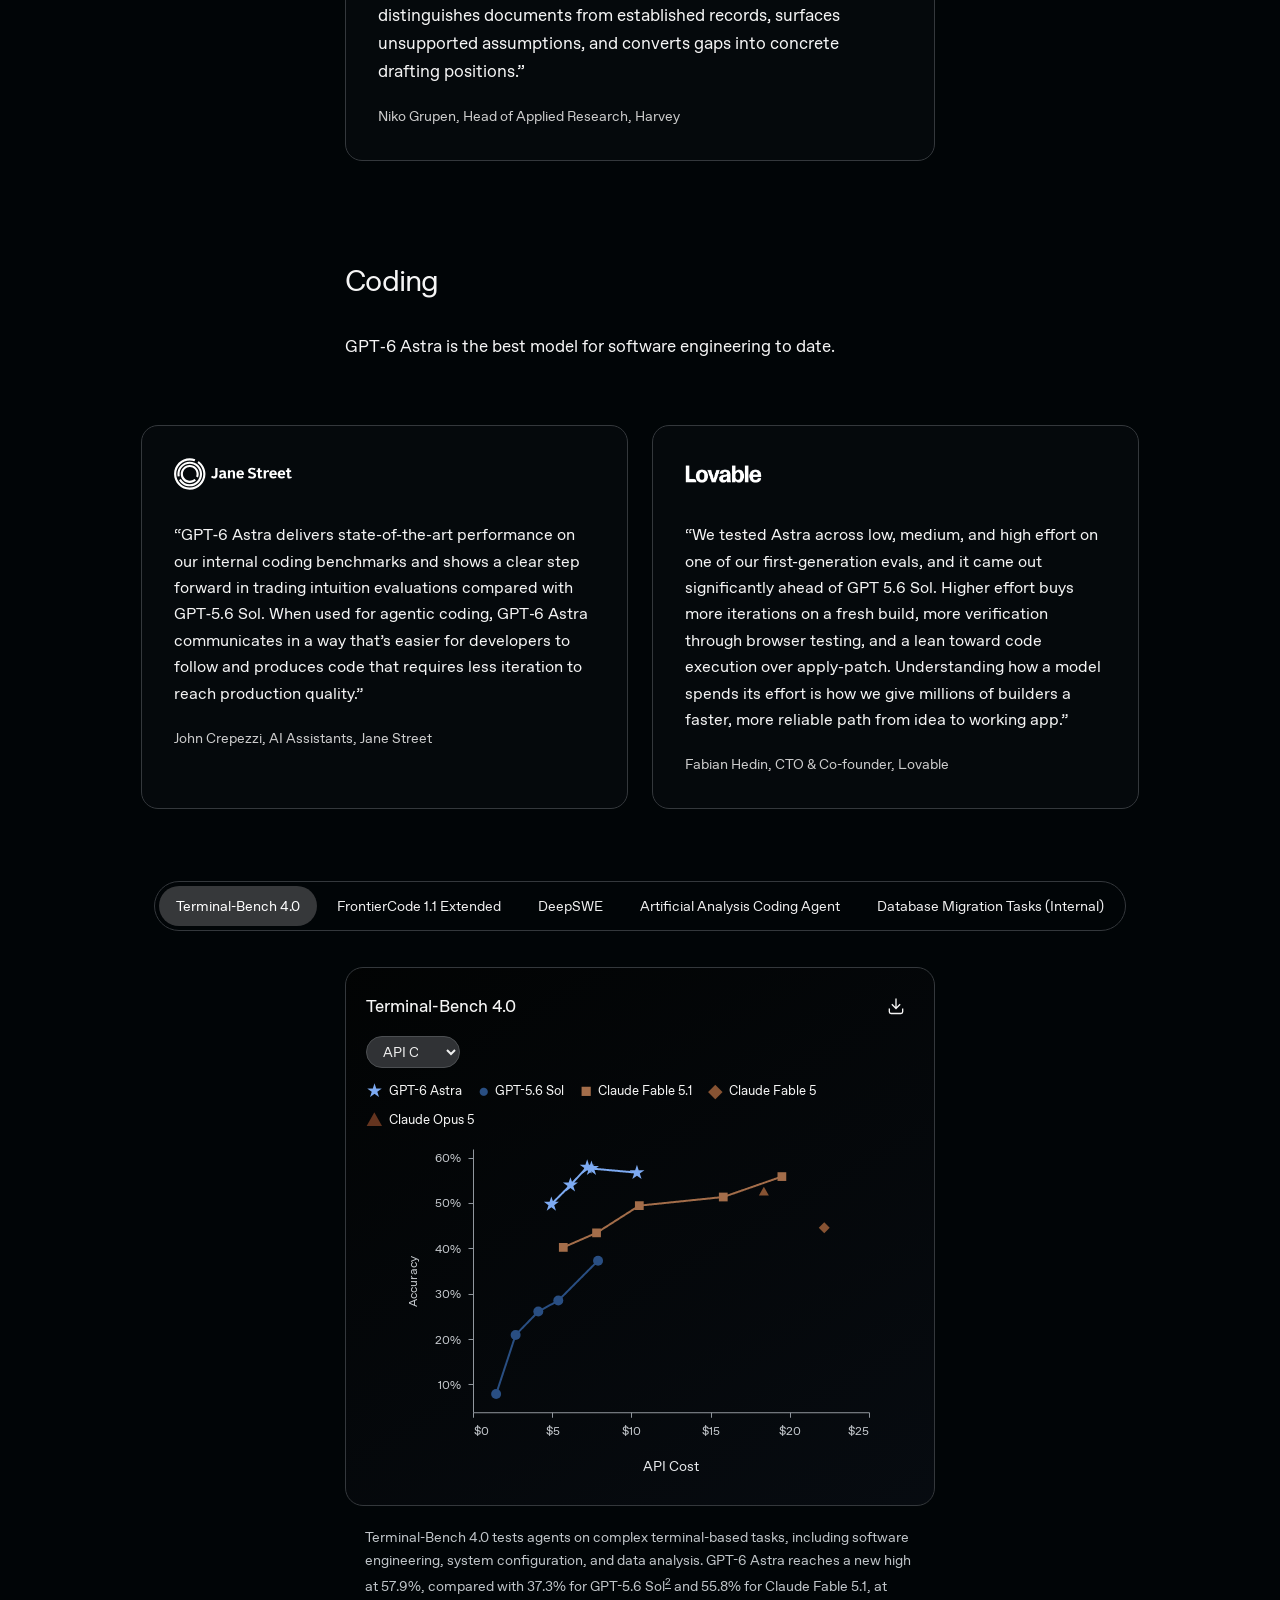
<file: 2/index.html>
<!doctype html>
<html lang="en"><head><meta charset="UTF-8"><meta name="viewport" content="width=device-width,initial-scale=1"><meta name="theme-color" content="#020608"><meta name="description" content="An unofficial interactive recreation of OpenAI’s GPT-6 Astra launch page."><meta name="robots" content="noindex,nofollow"><title>Iteration 2: Pointer interaction • Astra recreation</title><link rel="icon" href="data:image/svg+xml,%3Csvg xmlns='http://www.w3.org/2000/svg' viewBox='0 0 64 64'%3E%3Crect width='64' height='64' rx='15' fill='%2304090d'/%3E%3Ctext x='32' y='48' text-anchor='middle' font-size='48' fill='white'%3E6%3C/text%3E%3C/svg%3E"><link rel="preload" href="../assets/OpenAISans-Regular.woff2" as="font" type="font/woff2" crossorigin><link rel="stylesheet" href="./style.css"><script src="./starfield.js?v=2" defer></script><script src="./app.js" defer></script><script src="../assets/vega.min.js" defer></script><script src="../assets/vega-lite.min.js" defer></script><script src="./charts.js" defer></script><script src="./interactions.js" defer></script><script src="./article.js?v=2" defer></script><script src="./footer-controls.js" defer></script><link rel="stylesheet" href="../iterations.css?v=1"><script src="../iterations.js?v=1" data-iteration="2" defer></script></head>
<body>
<a class="skip" href="#introduction">Skip to main content</a><canvas id="universe" aria-hidden="true"></canvas>
<header class="header"><a class="wordmark" href="https://openai.com/" target="_blank" rel="noopener">OpenAI</a><nav class="desktop-nav" aria-label="Main navigation"><button data-menu="Research">Research</button><button data-menu="Products">Products</button><button data-menu="Business">Business</button><button data-menu="Developers">Developers</button><button data-menu="Company">Company</button><a href="https://openaifoundation.org/" target="_blank" rel="noopener">Foundation</a><button class="icon-button search-trigger" aria-label="Open search"><svg viewBox="0 0 24 24"><circle cx="10.8" cy="10.8" r="6.5"/><path d="m16 16 4 4"/></svg></button></nav><div class="nav-right"><button class="login" data-menu="Log in">Log in <span>⌄</span></button><a class="try" href="https://chatgpt.com/" target="_blank" rel="noopener">Try ChatGPT ↗</a><button class="mobile-menu icon-button" aria-label="Open navigation menu" aria-expanded="false"><svg viewBox="0 0 24 24"><path d="M3 8h18M3 16h18"/></svg></button></div></header>
<div id="mega-menu" hidden></div><div class="menu-backdrop" hidden></div>
<main id="main"><section class="hero" aria-labelledby="page-title"><h1 id="page-title" class="sr-only">GPT-6 Astra: A new generation of intelligence</h1><canvas id="astra" tabindex="0" role="button" aria-label="Move your pointer to disturb the stars. Drag or use arrow keys to rotate the Astra star field"></canvas><span class="hero-label left">GPT</span><span class="hero-label right">Astra</span><button id="replay" class="replay" aria-label="Replay spiral field animation">↶</button></section>
<section class="intro-heading"><h2 id="introduction">A new generation of intelligence</h2></section>
<div class="launch-film wide"><iframe title="Launch film from OpenAI on Vimeo" src="https://player.vimeo.com/video/1222553704?h=ee86f55524&badge=0&autopause=0&autoplay=0&title=0&byline=0&portrait=0" allow="autoplay; fullscreen; picture-in-picture" allowfullscreen></iframe></div>
<div id="article"><div class="prose"><p>We’re introducing GPT‑6 Astra, the world’s most intelligent and aligned model.</p><p>GPT‑6 Astra brings together years of research across pre-training, reinforcement learning, and alignment, with advances in computer use, science, software engineering, and professional work.</p></div></div>
</main>
<footer id="footer"></footer>
<div class="recreation-note">Unofficial educational recreation <span>·</span> Not affiliated with OpenAI <span>·</span> <a href="https://openai.com/index/gpt-6-astra/" target="_blank" rel="noopener">Original ↗</a></div>
<dialog id="search-dialog" aria-labelledby="search-label"><div class="dialog-top"><span id="search-label">Search</span><button class="icon-button close-dialog" aria-label="Close search">×</button></div><form id="search-form"><input id="search-input" type="search" placeholder="Search this page" autocomplete="off" aria-label="Search this page"><button type="submit" class="search-submit" aria-label="Search">↗</button></form><div id="search-results"></div></dialog>
<dialog id="image-dialog" aria-label="Expanded image"><button class="close-dialog" aria-label="Close expanded image">×</button><img alt=""></dialog>
<div id="tooltip" role="status" hidden></div>
</body></html>
</file>
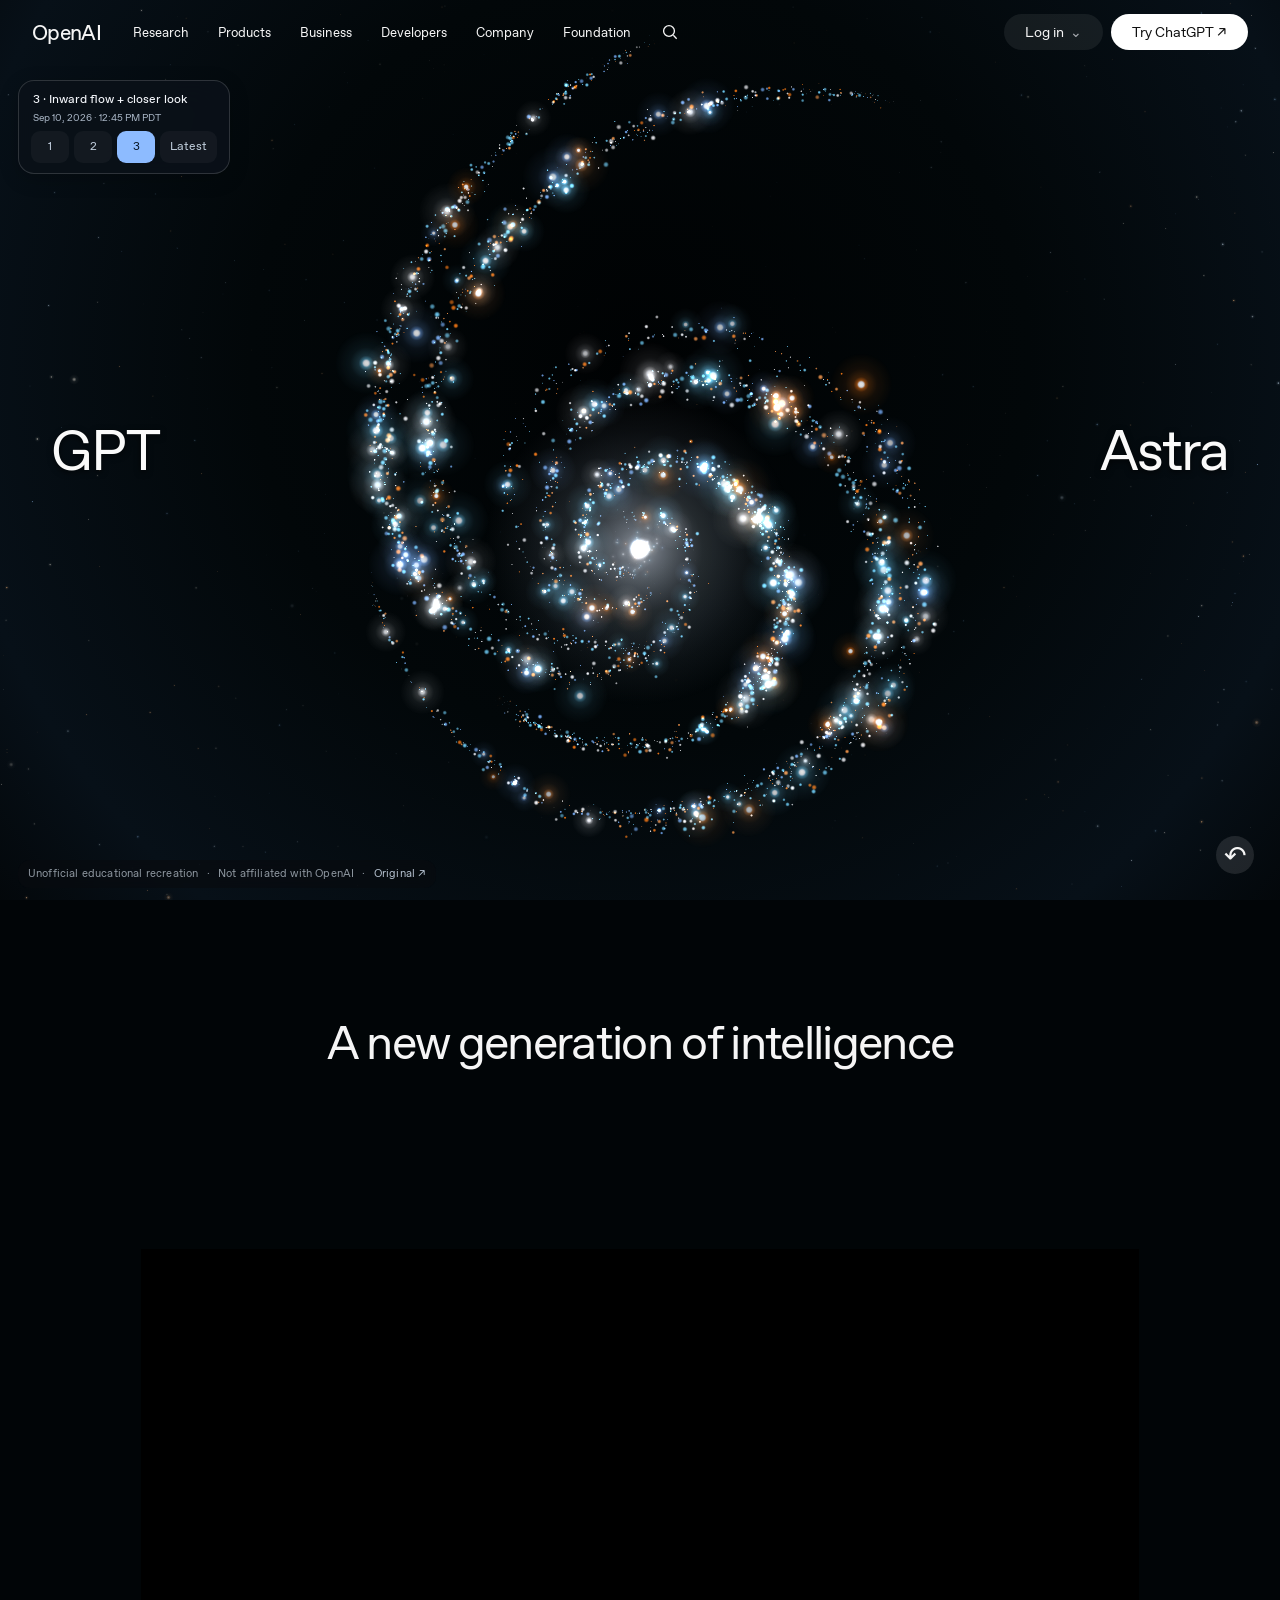
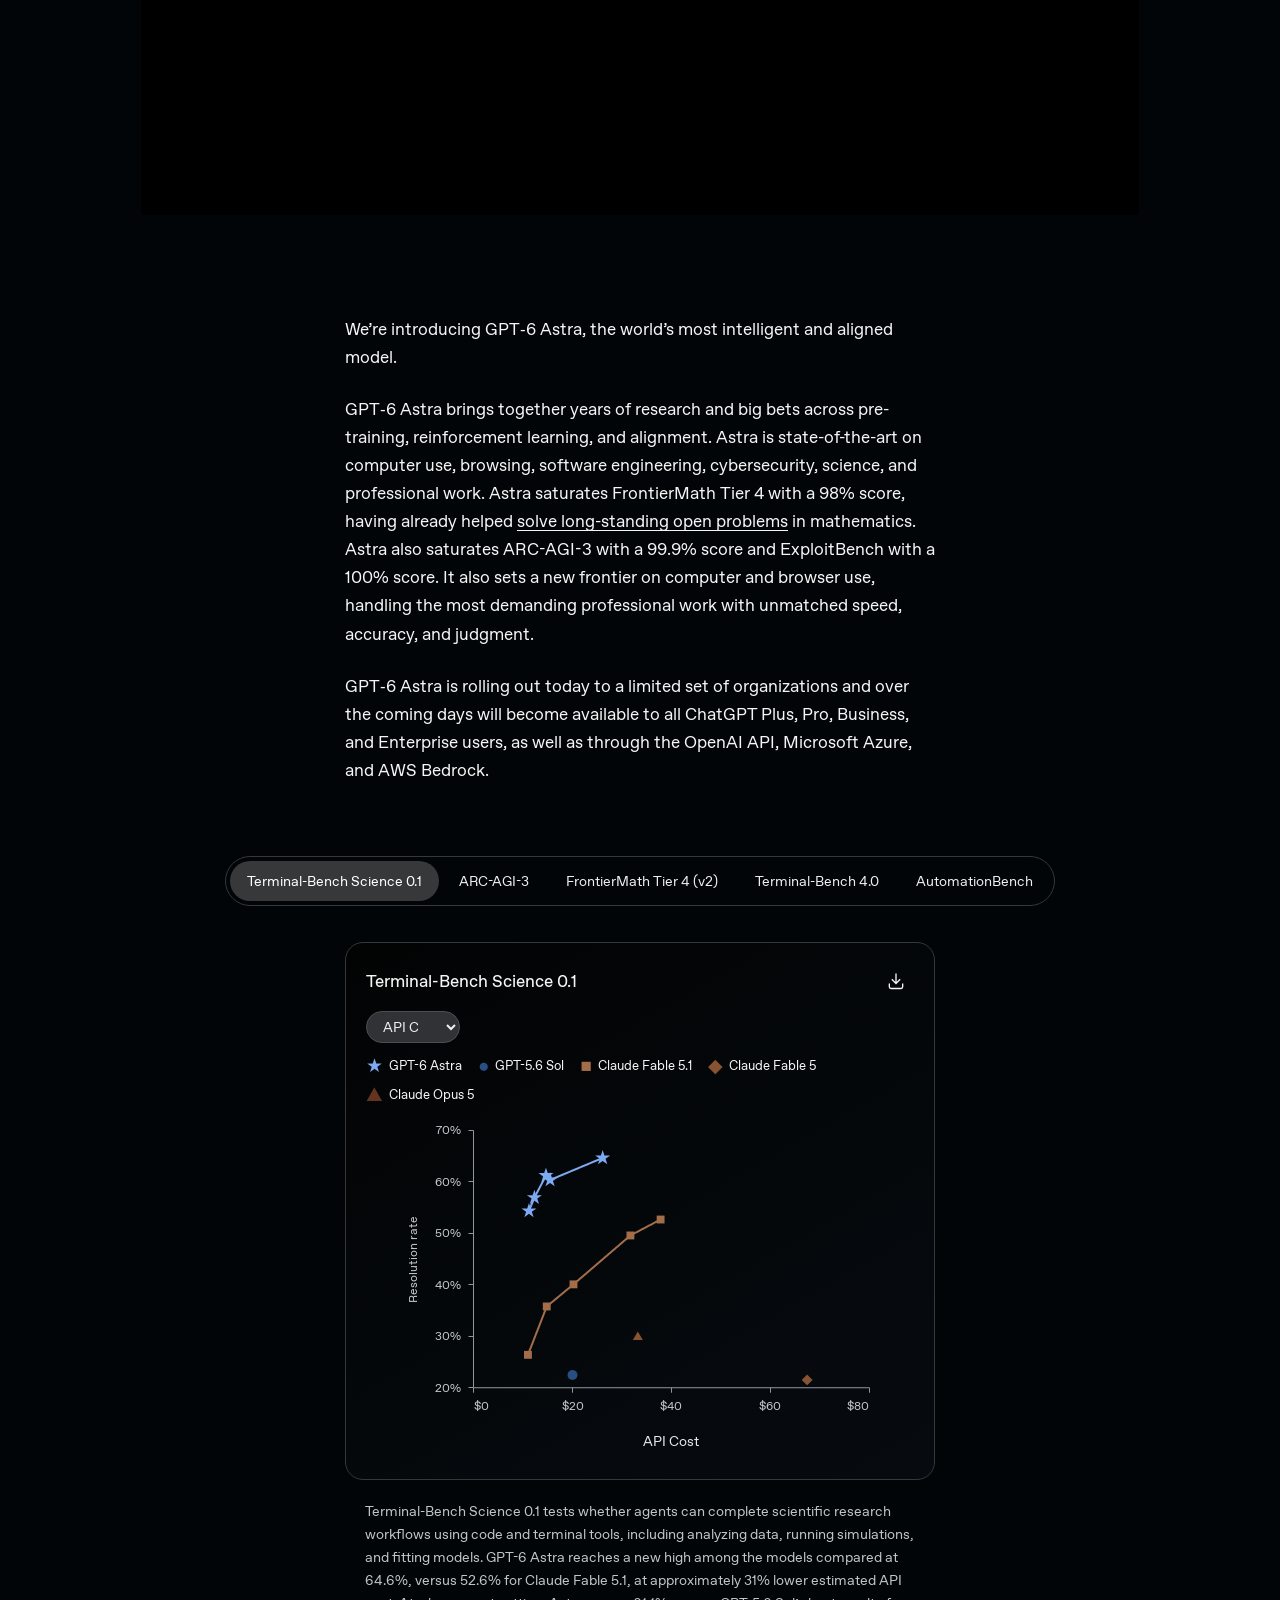
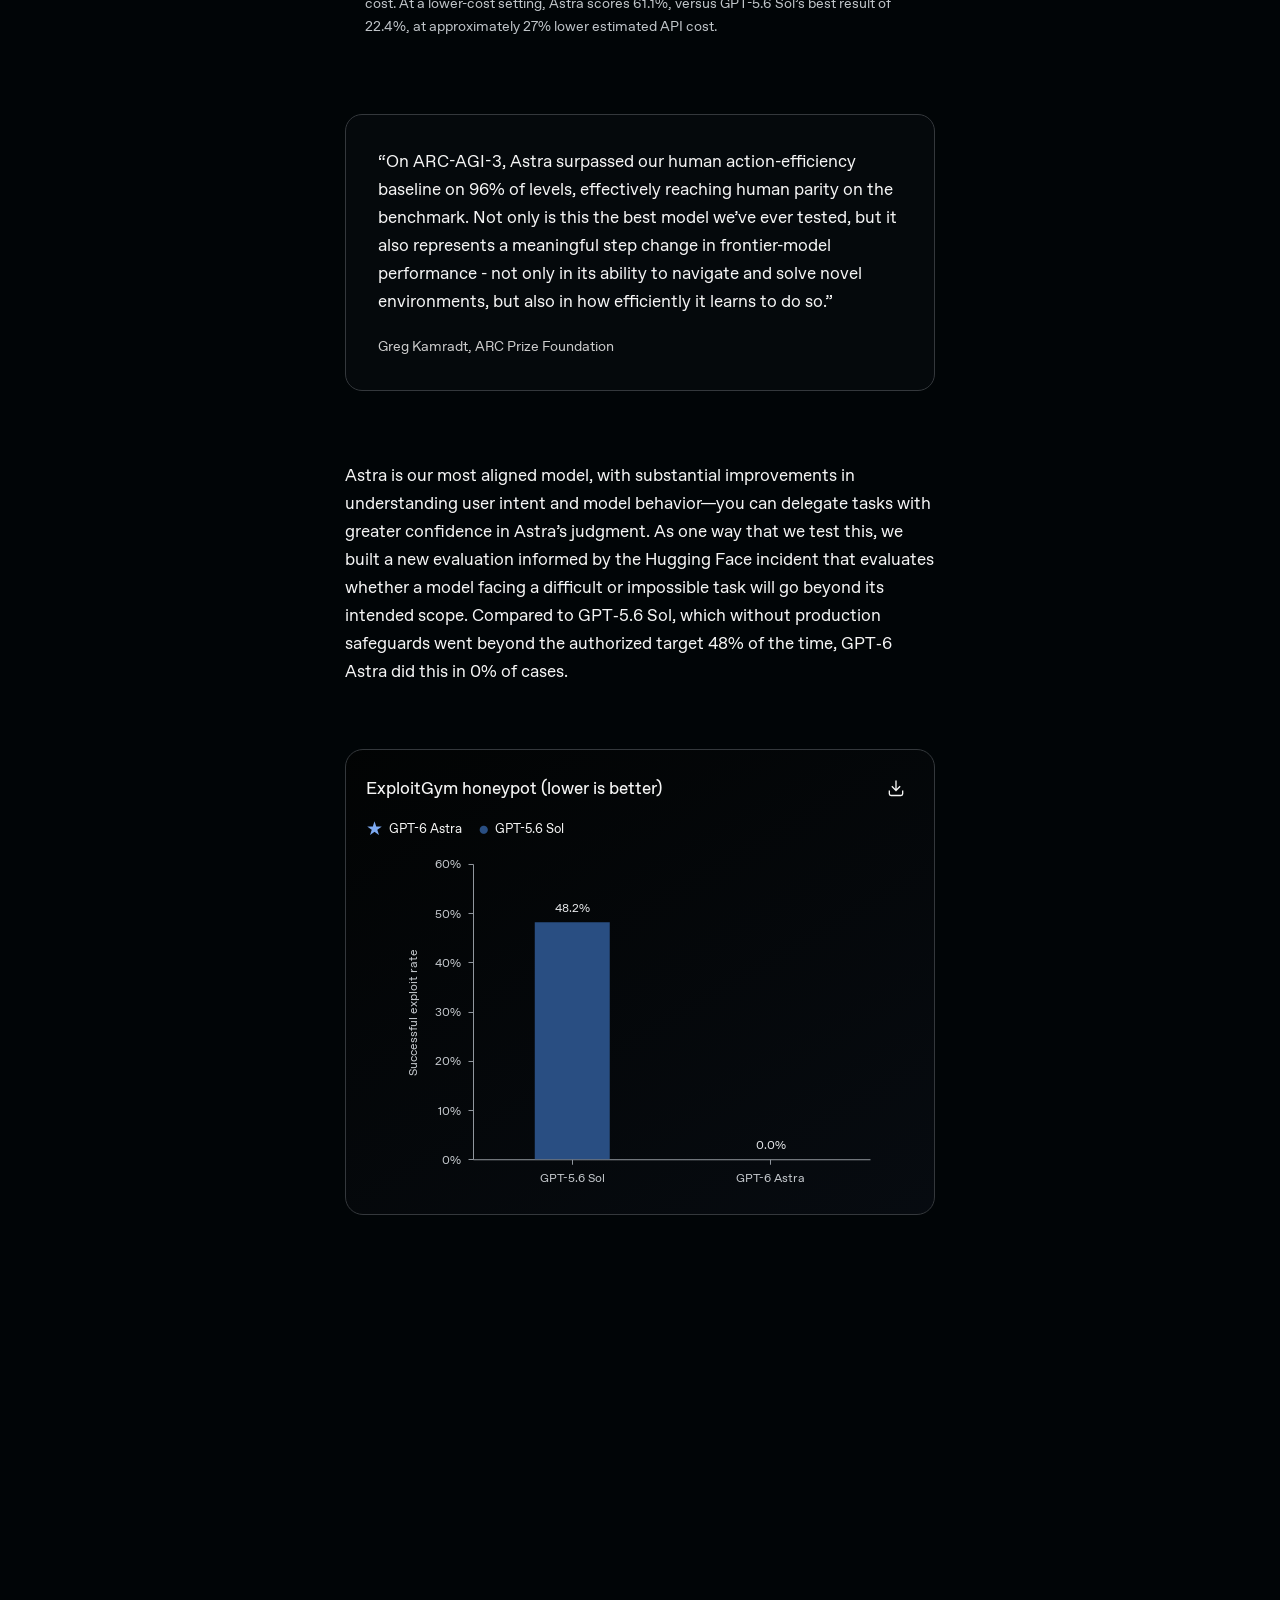
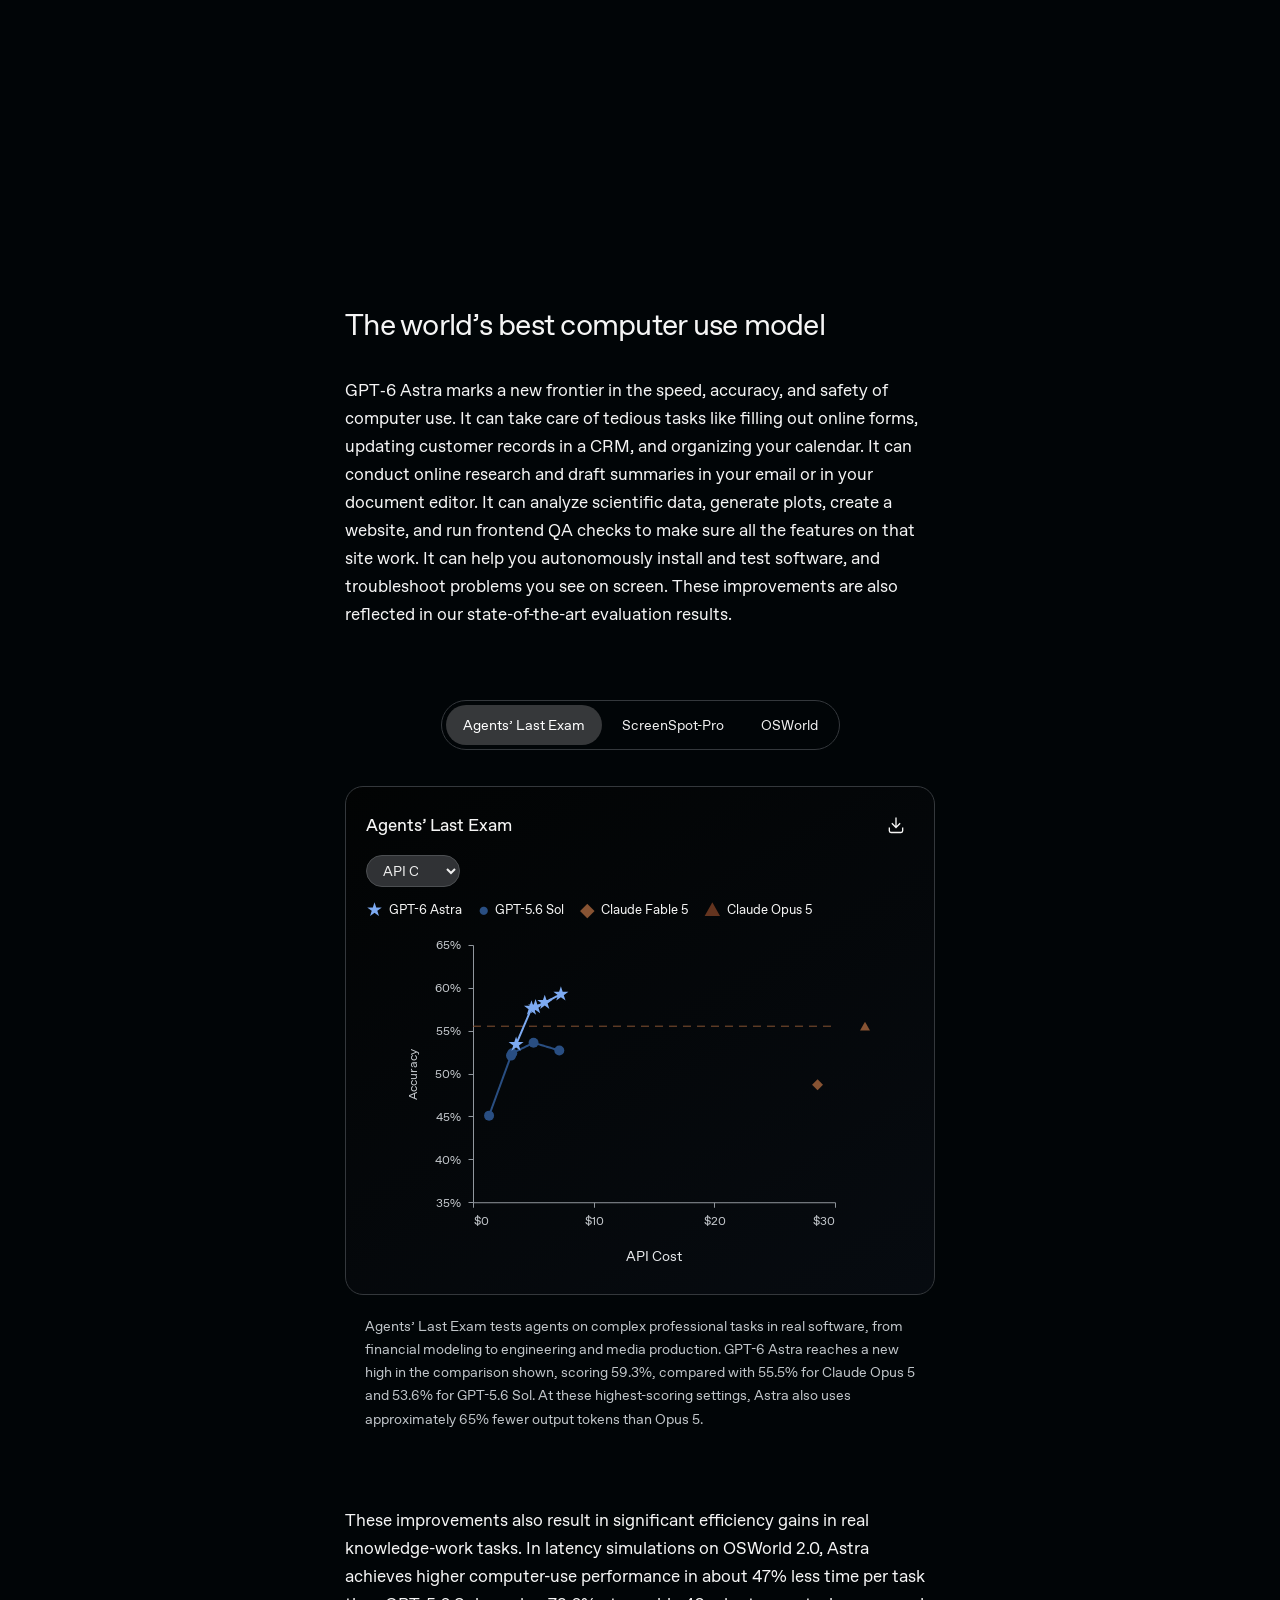
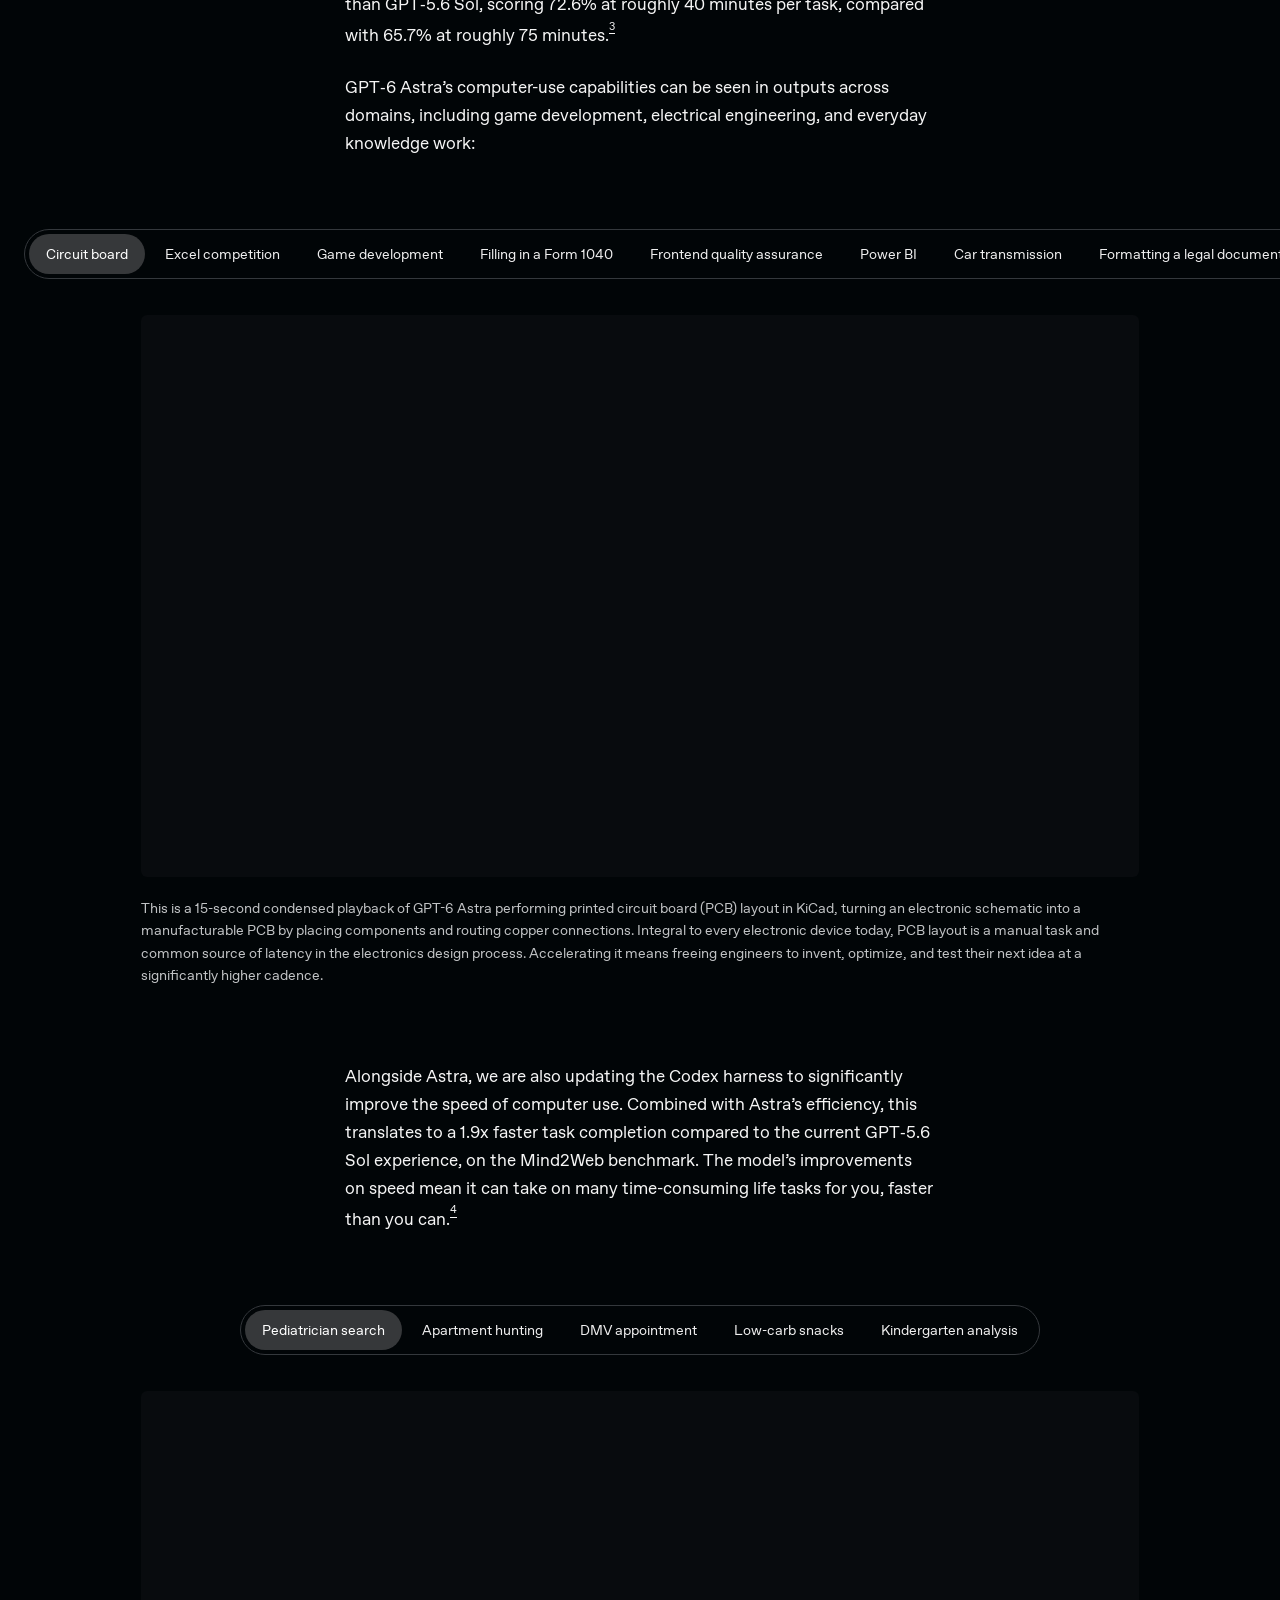
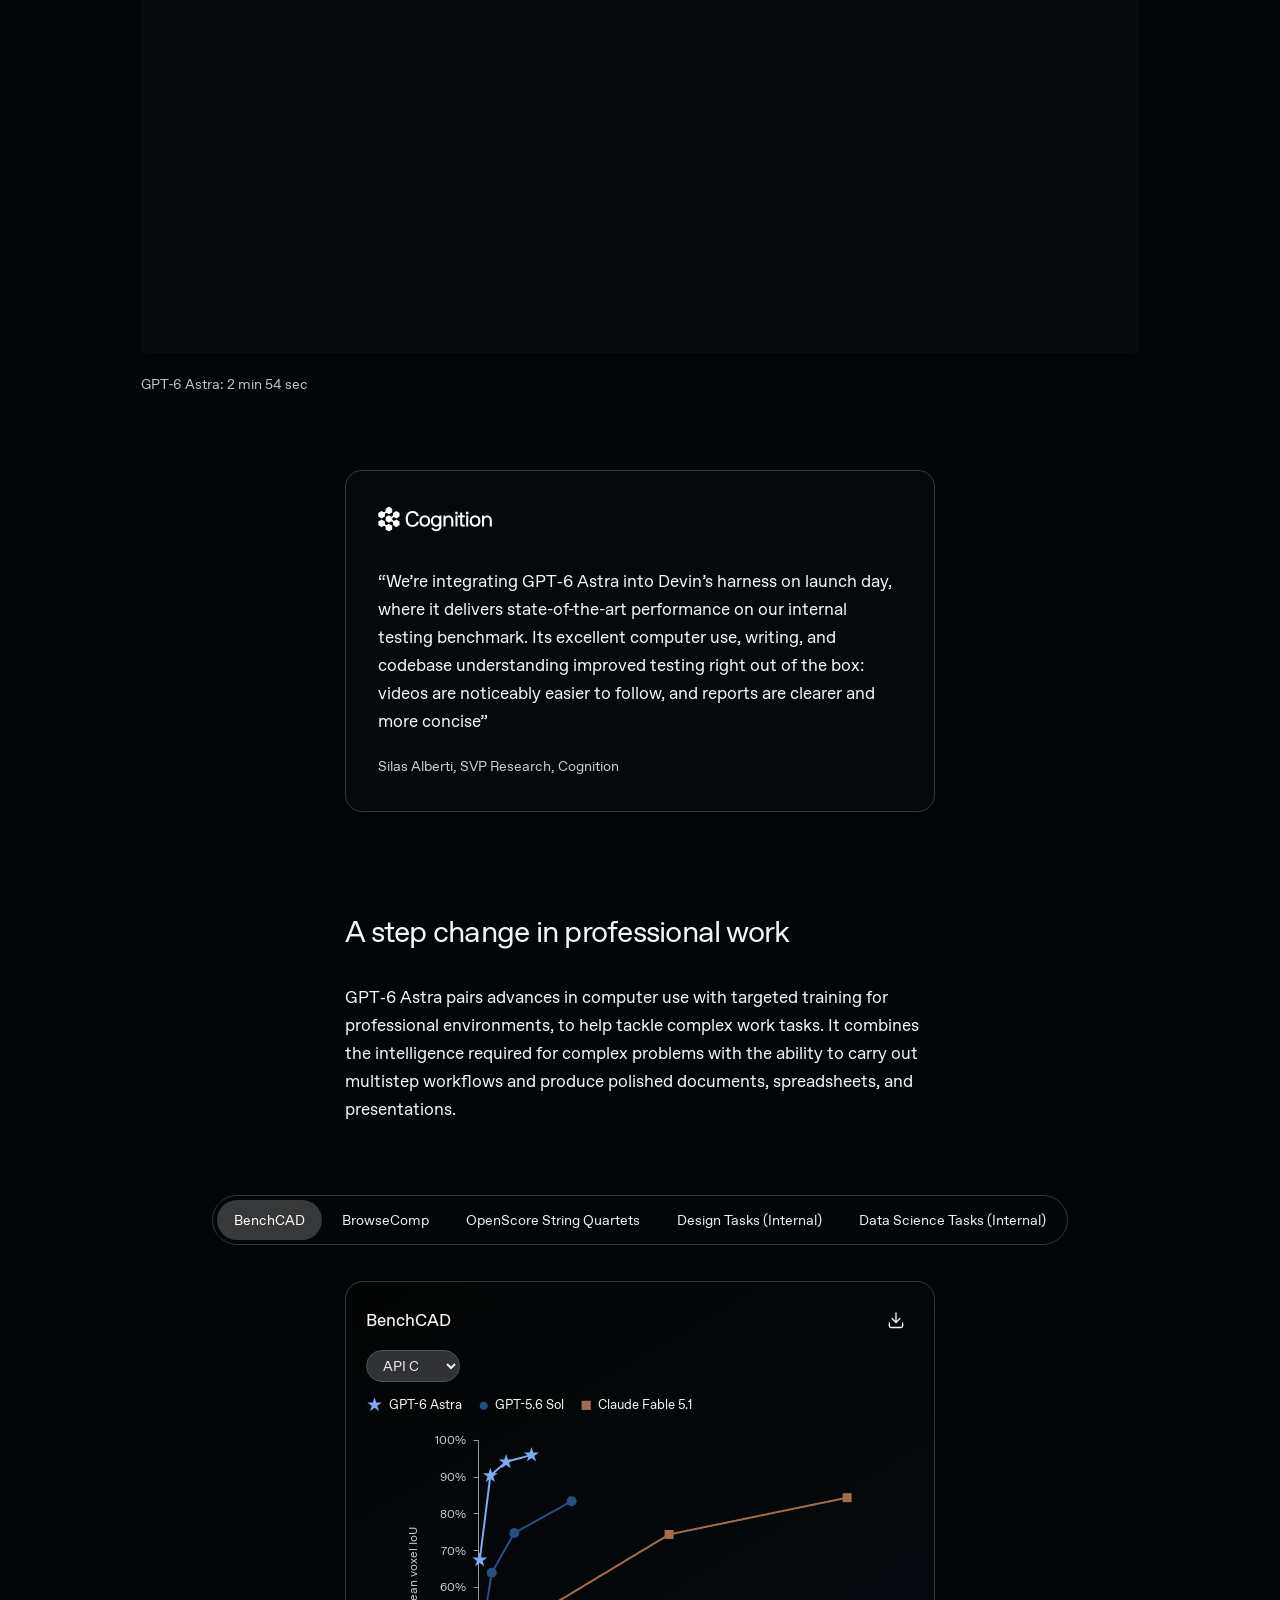
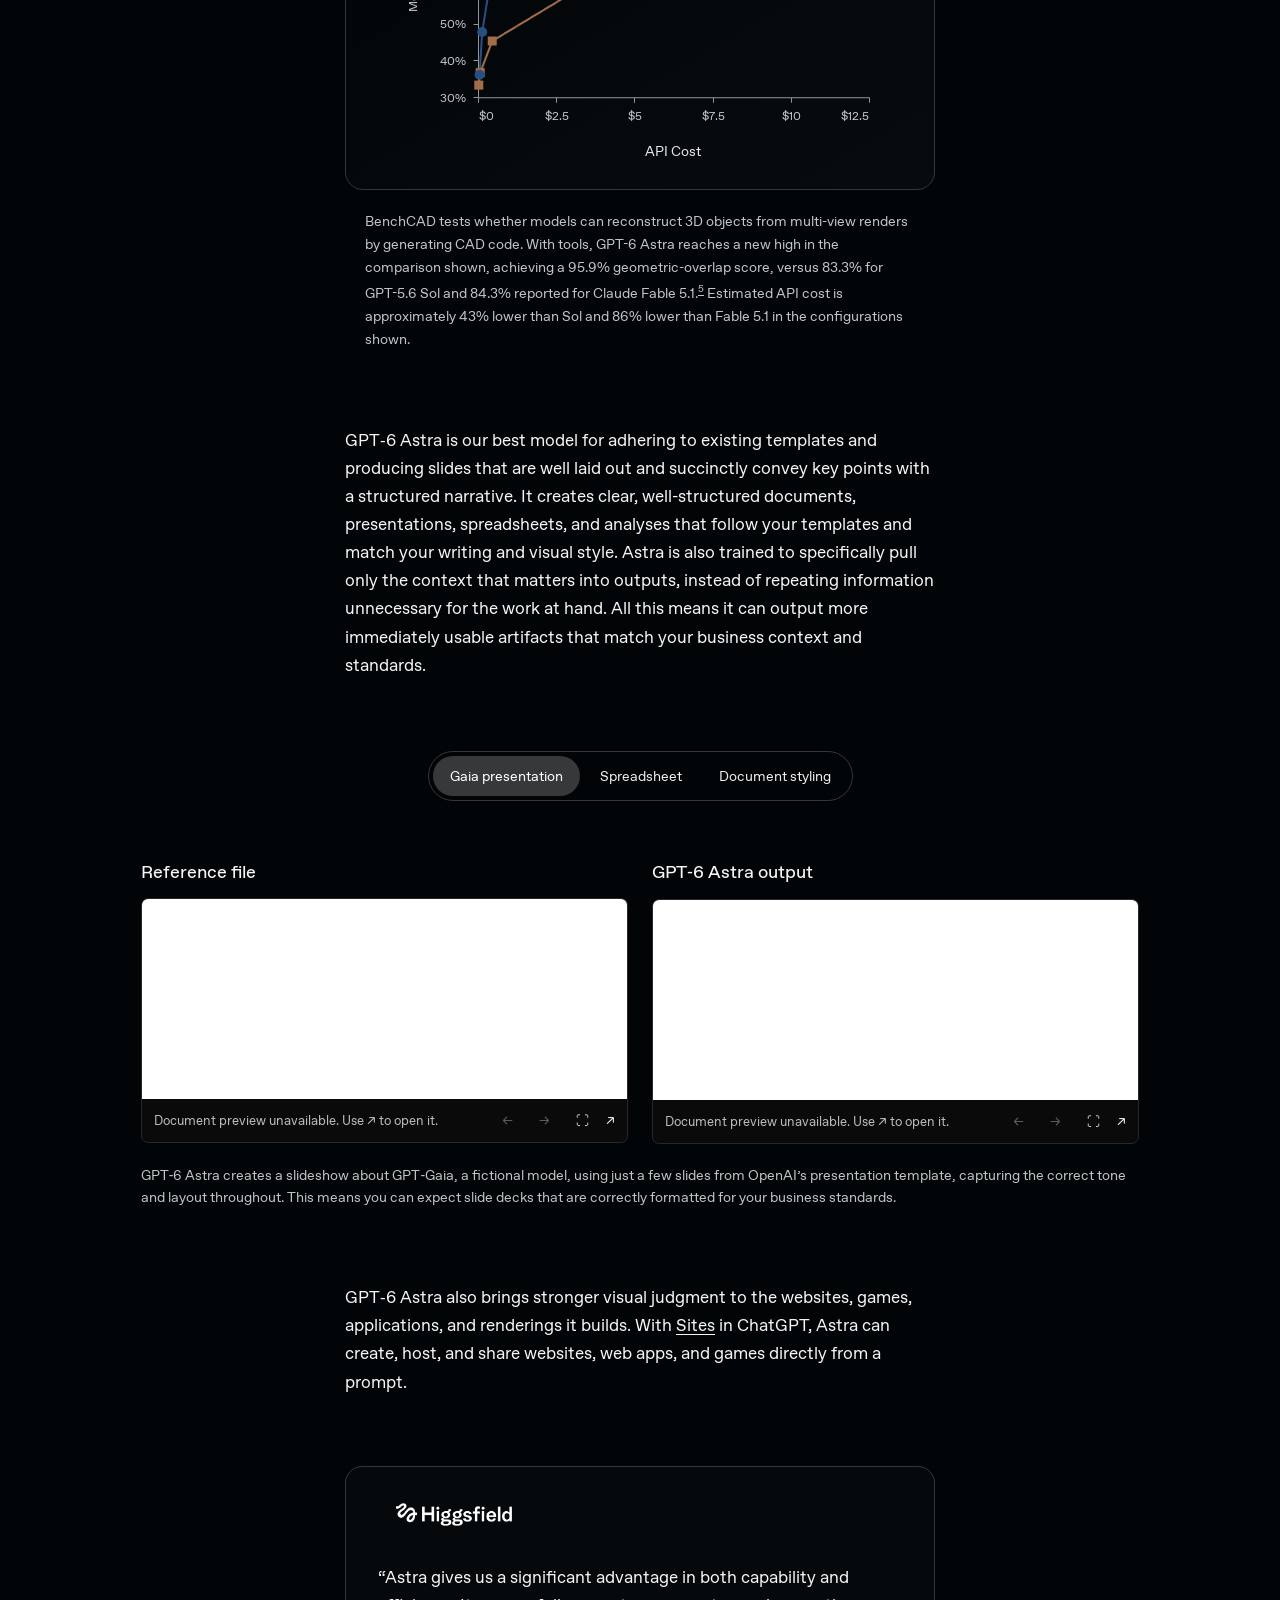
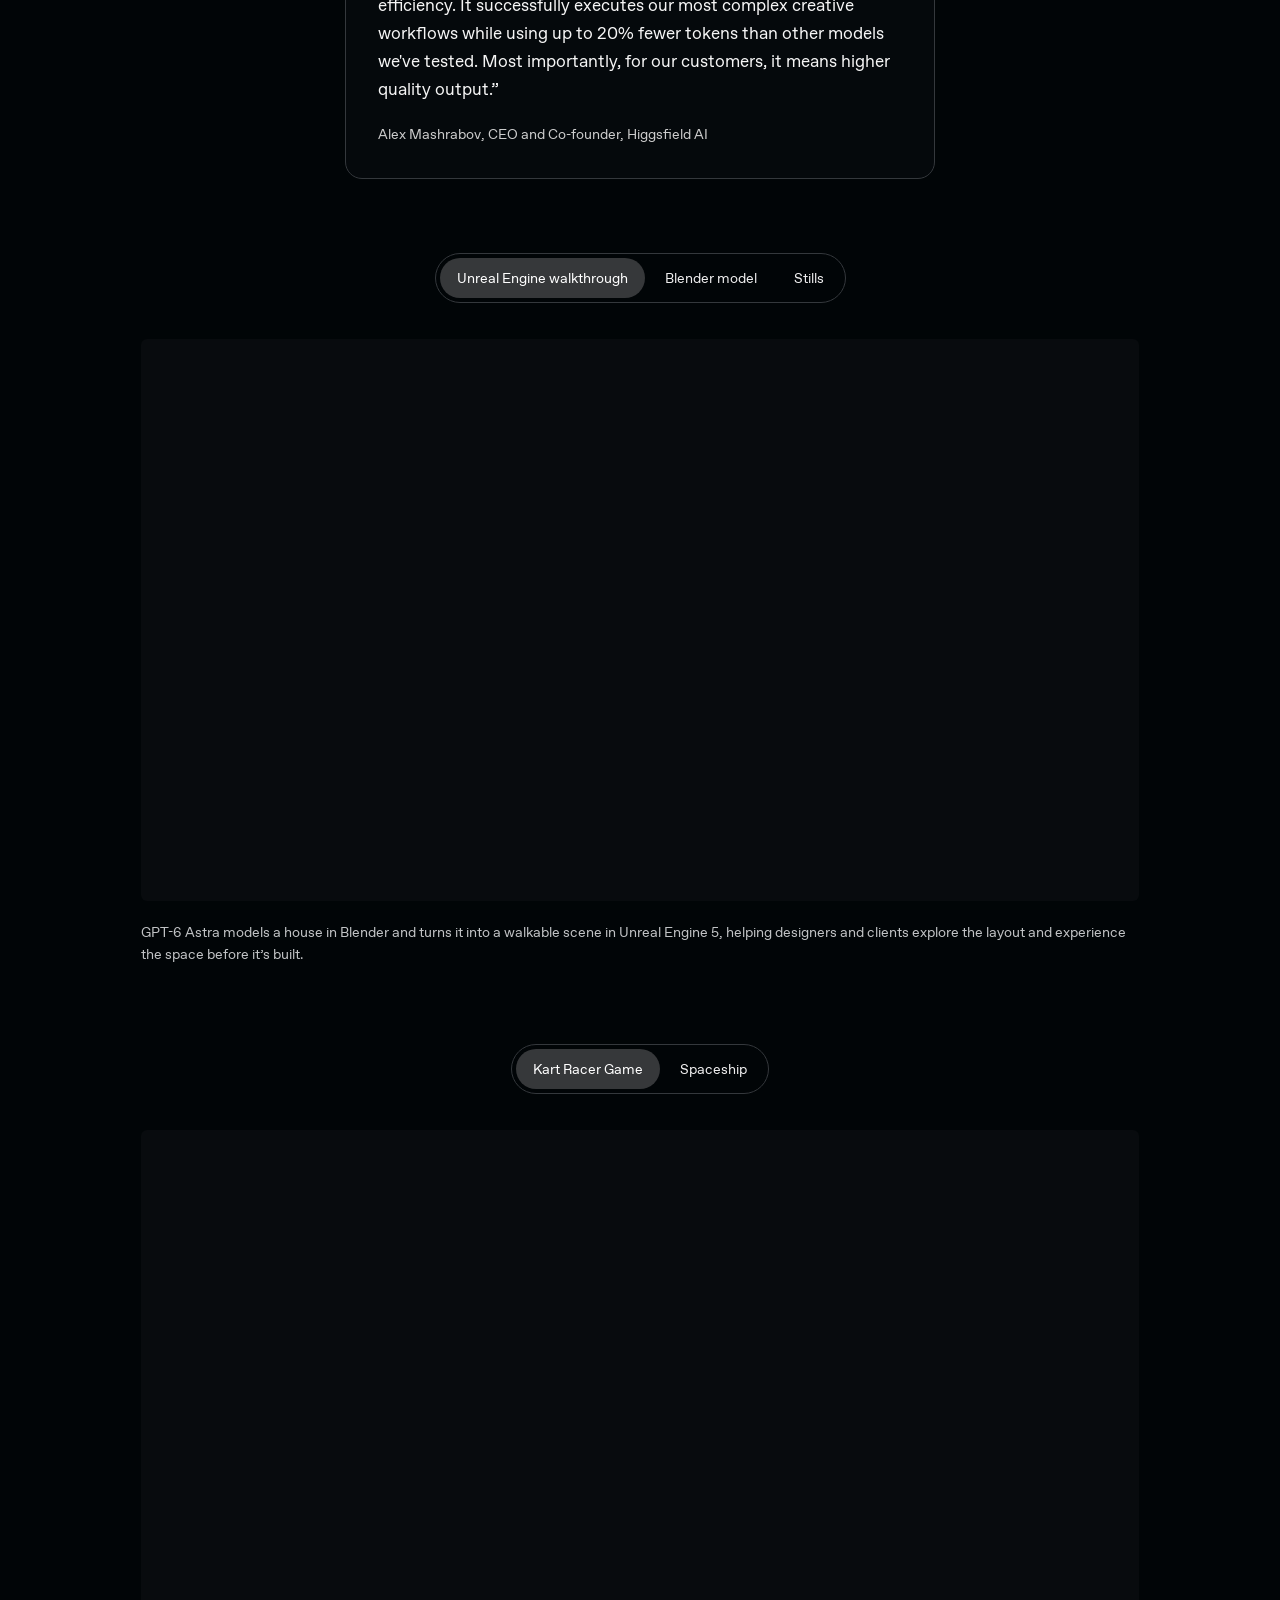
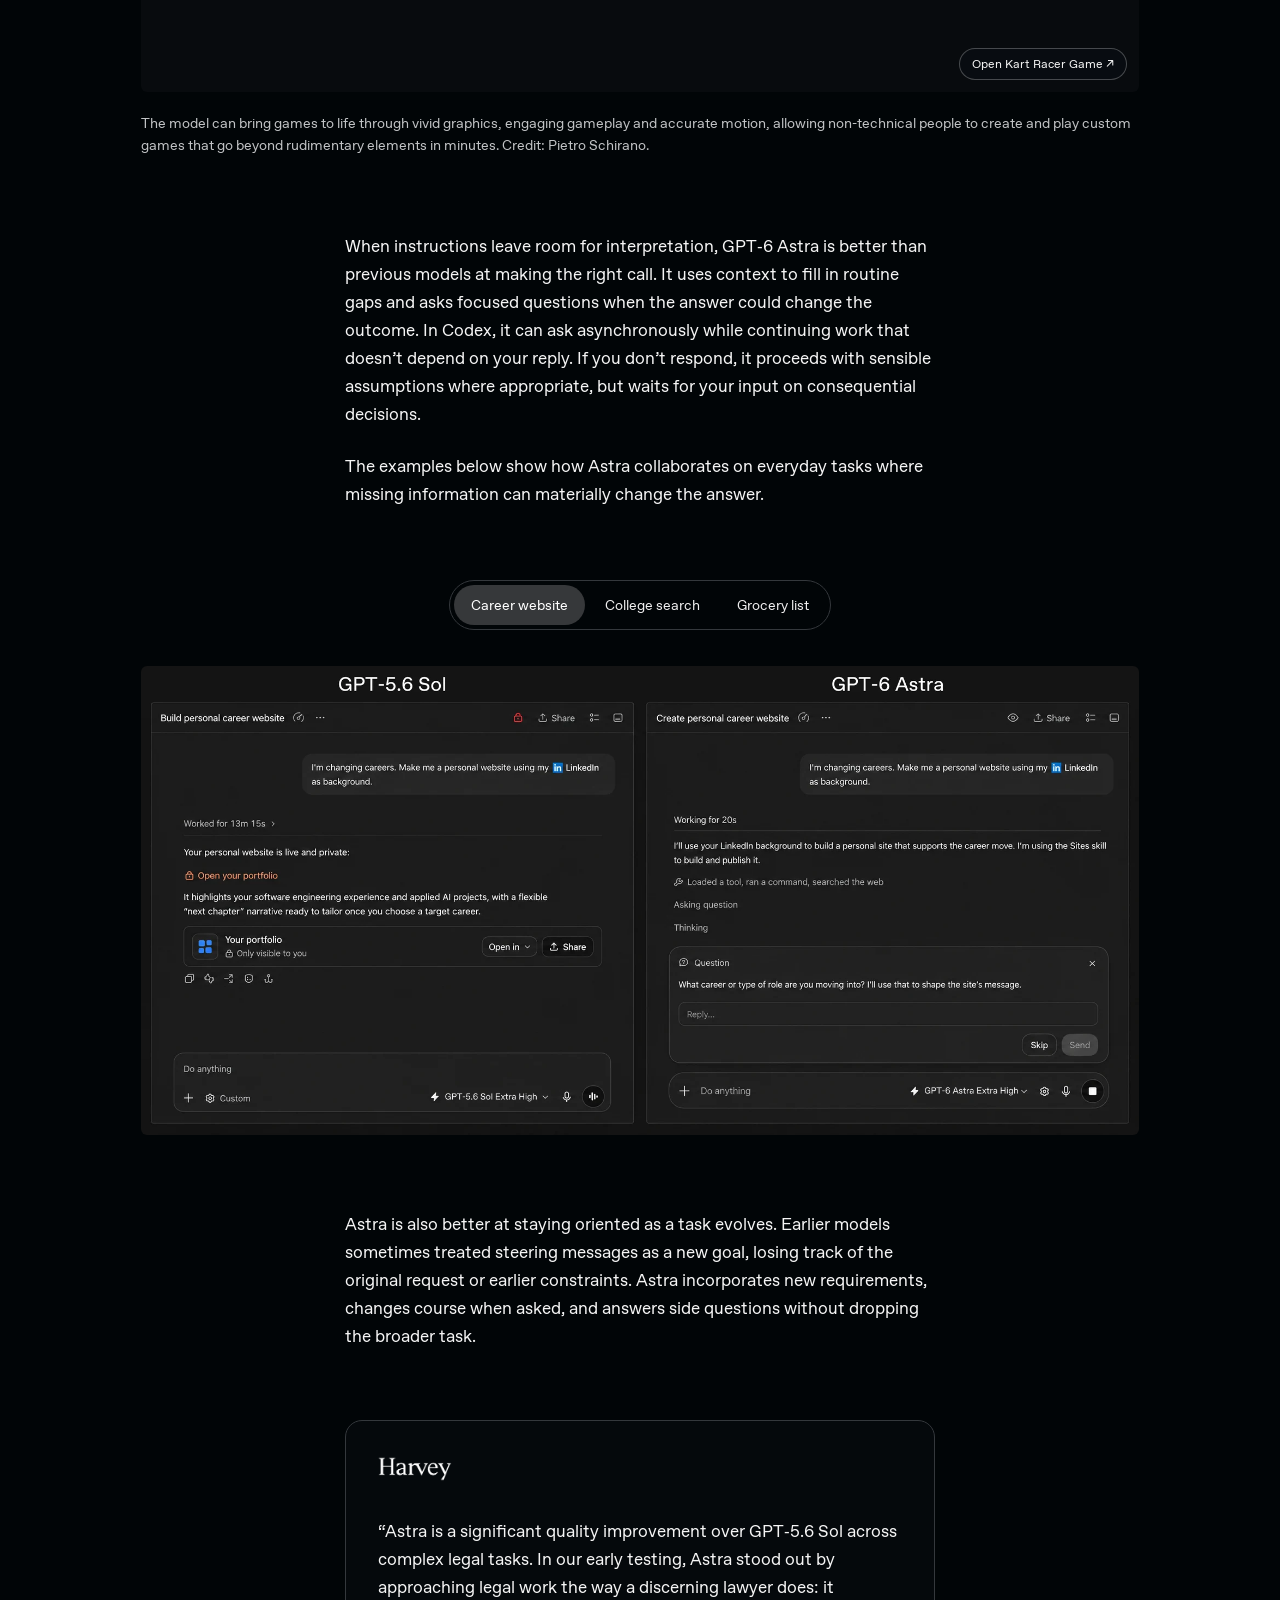
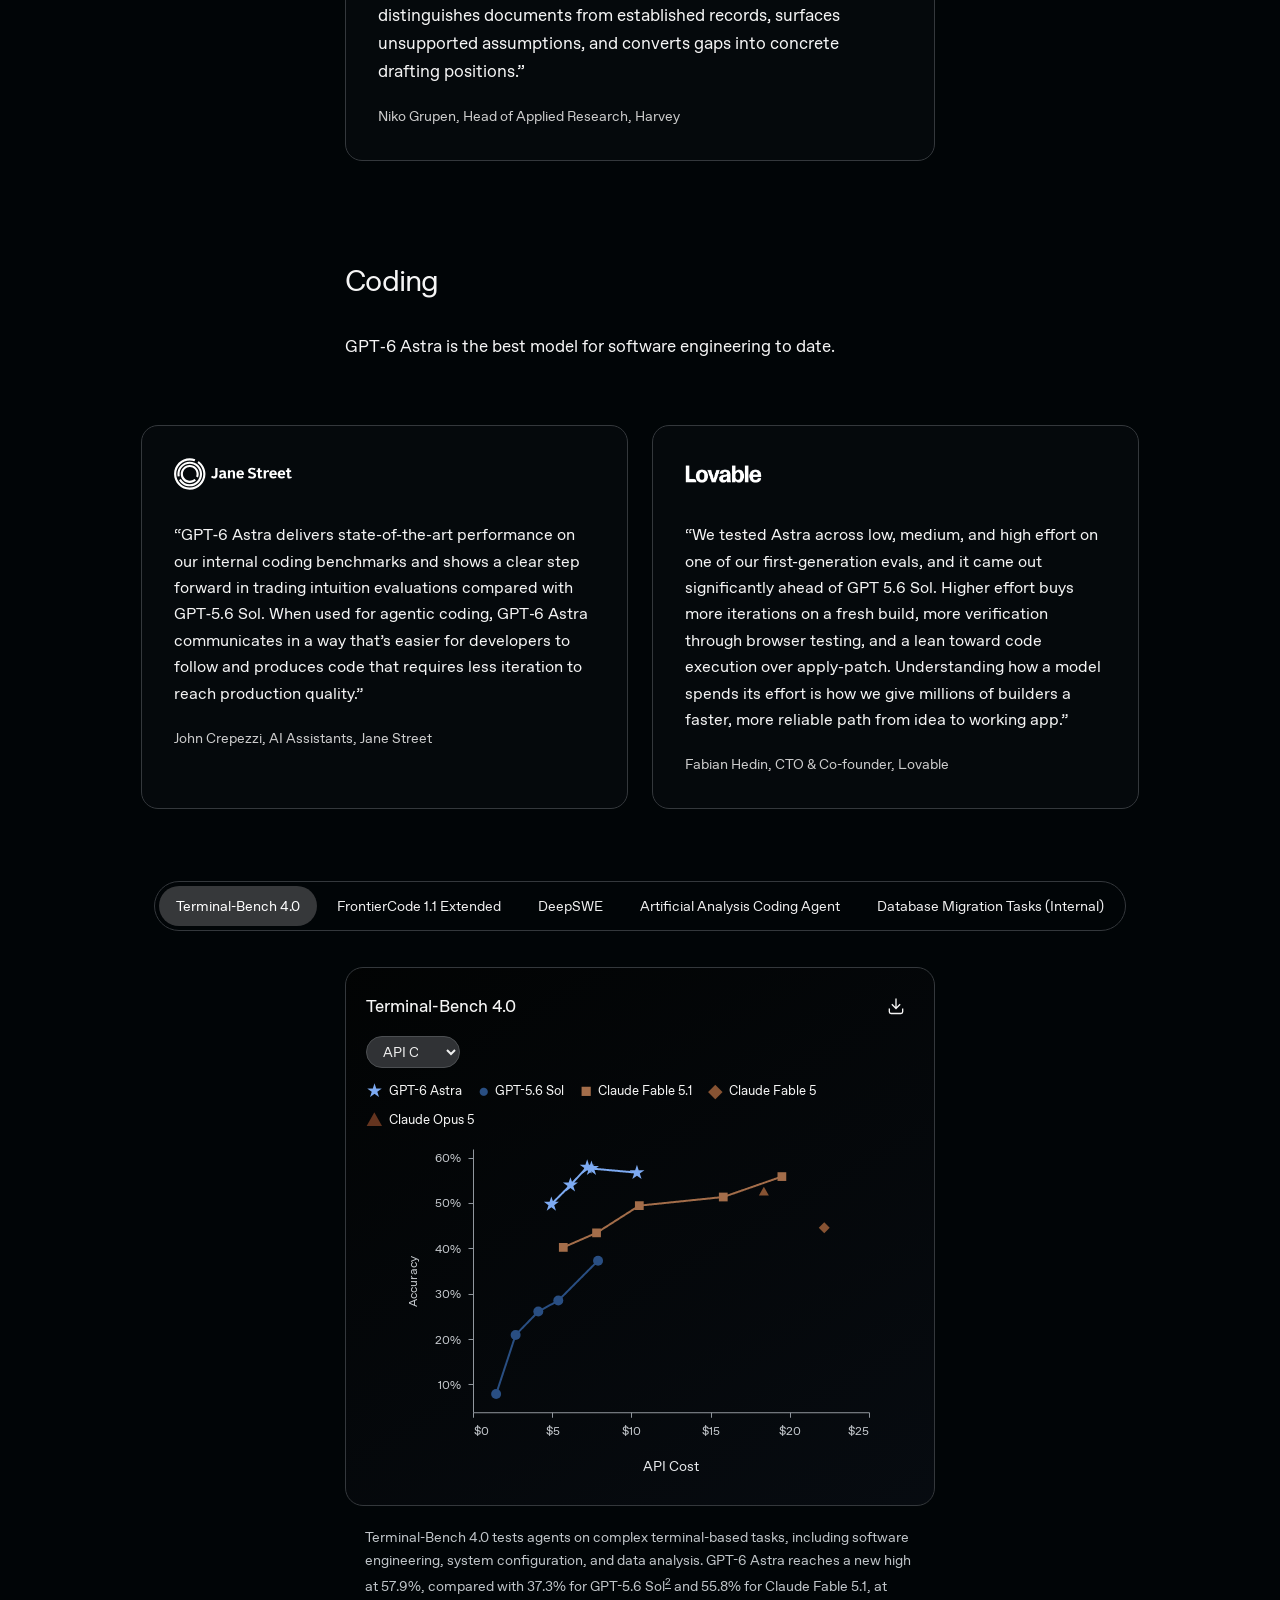
<file: 3/index.html>
<!doctype html>
<html lang="en"><head><meta charset="UTF-8"><meta name="viewport" content="width=device-width,initial-scale=1"><meta name="theme-color" content="#020608"><meta name="description" content="An unofficial interactive recreation of OpenAI’s GPT-6 Astra launch page."><meta name="robots" content="noindex,nofollow"><title>Iteration 3: Inward flow + closer look • Astra recreation</title><link rel="icon" href="data:image/svg+xml,%3Csvg xmlns='http://www.w3.org/2000/svg' viewBox='0 0 64 64'%3E%3Crect width='64' height='64' rx='15' fill='%2304090d'/%3E%3Ctext x='32' y='48' text-anchor='middle' font-size='48' fill='white'%3E6%3C/text%3E%3C/svg%3E"><link rel="preload" href="../assets/OpenAISans-Regular.woff2" as="font" type="font/woff2" crossorigin><link rel="stylesheet" href="./style.css?v=3"><script src="./starfield.js?v=3" defer></script><script src="./app.js" defer></script><script src="../assets/vega.min.js" defer></script><script src="../assets/vega-lite.min.js" defer></script><script src="./charts.js" defer></script><script src="./interactions.js" defer></script><script src="./article.js?v=2" defer></script><script src="./footer-controls.js" defer></script><link rel="stylesheet" href="../iterations.css?v=1"><script src="../iterations.js?v=1" data-iteration="3" defer></script></head>
<body>
<a class="skip" href="#introduction">Skip to main content</a><canvas id="universe" aria-hidden="true"></canvas>
<header class="header"><a class="wordmark" href="https://openai.com/" target="_blank" rel="noopener">OpenAI</a><nav class="desktop-nav" aria-label="Main navigation"><button data-menu="Research">Research</button><button data-menu="Products">Products</button><button data-menu="Business">Business</button><button data-menu="Developers">Developers</button><button data-menu="Company">Company</button><a href="https://openaifoundation.org/" target="_blank" rel="noopener">Foundation</a><button class="icon-button search-trigger" aria-label="Open search"><svg viewBox="0 0 24 24"><circle cx="10.8" cy="10.8" r="6.5"/><path d="m16 16 4 4"/></svg></button></nav><div class="nav-right"><button class="login" data-menu="Log in">Log in <span>⌄</span></button><a class="try" href="https://chatgpt.com/" target="_blank" rel="noopener">Try ChatGPT ↗</a><button class="mobile-menu icon-button" aria-label="Open navigation menu" aria-expanded="false"><svg viewBox="0 0 24 24"><path d="M3 8h18M3 16h18"/></svg></button></div></header>
<div id="mega-menu" hidden></div><div class="menu-backdrop" hidden></div>
<main id="main"><section class="hero" aria-labelledby="page-title"><h1 id="page-title" class="sr-only">GPT-6 Astra: A new generation of intelligence</h1><canvas id="astra" tabindex="0" role="button" aria-label="Move your pointer to disturb the stars. Drag or use arrow keys to rotate the Astra star field"></canvas><span class="hero-label left">GPT</span><span class="hero-label right">Astra</span><button id="replay" class="replay" aria-label="Replay spiral field animation">↶</button></section>
<section class="intro-heading"><h2 id="introduction">A new generation of intelligence</h2></section>
<div class="launch-film wide"><iframe title="Launch film from OpenAI on Vimeo" src="https://player.vimeo.com/video/1222553704?h=ee86f55524&badge=0&autopause=0&autoplay=0&title=0&byline=0&portrait=0" allow="autoplay; fullscreen; picture-in-picture" allowfullscreen></iframe></div>
<div id="article"><div class="prose"><p>We’re introducing GPT‑6 Astra, the world’s most intelligent and aligned model.</p><p>GPT‑6 Astra brings together years of research across pre-training, reinforcement learning, and alignment, with advances in computer use, science, software engineering, and professional work.</p></div></div>
</main>
<footer id="footer"></footer>
<div class="recreation-note">Unofficial educational recreation <span>·</span> Not affiliated with OpenAI <span>·</span> <a href="https://openai.com/index/gpt-6-astra/" target="_blank" rel="noopener">Original ↗</a></div>
<dialog id="search-dialog" aria-labelledby="search-label"><div class="dialog-top"><span id="search-label">Search</span><button class="icon-button close-dialog" aria-label="Close search">×</button></div><form id="search-form"><input id="search-input" type="search" placeholder="Search this page" autocomplete="off" aria-label="Search this page"><button type="submit" class="search-submit" aria-label="Search">↗</button></form><div id="search-results"></div></dialog>
<dialog id="image-dialog" aria-label="Expanded image"><button class="close-dialog" aria-label="Close expanded image">×</button><img alt=""></dialog>
<div id="tooltip" role="status" hidden></div>
</body></html>
</file>
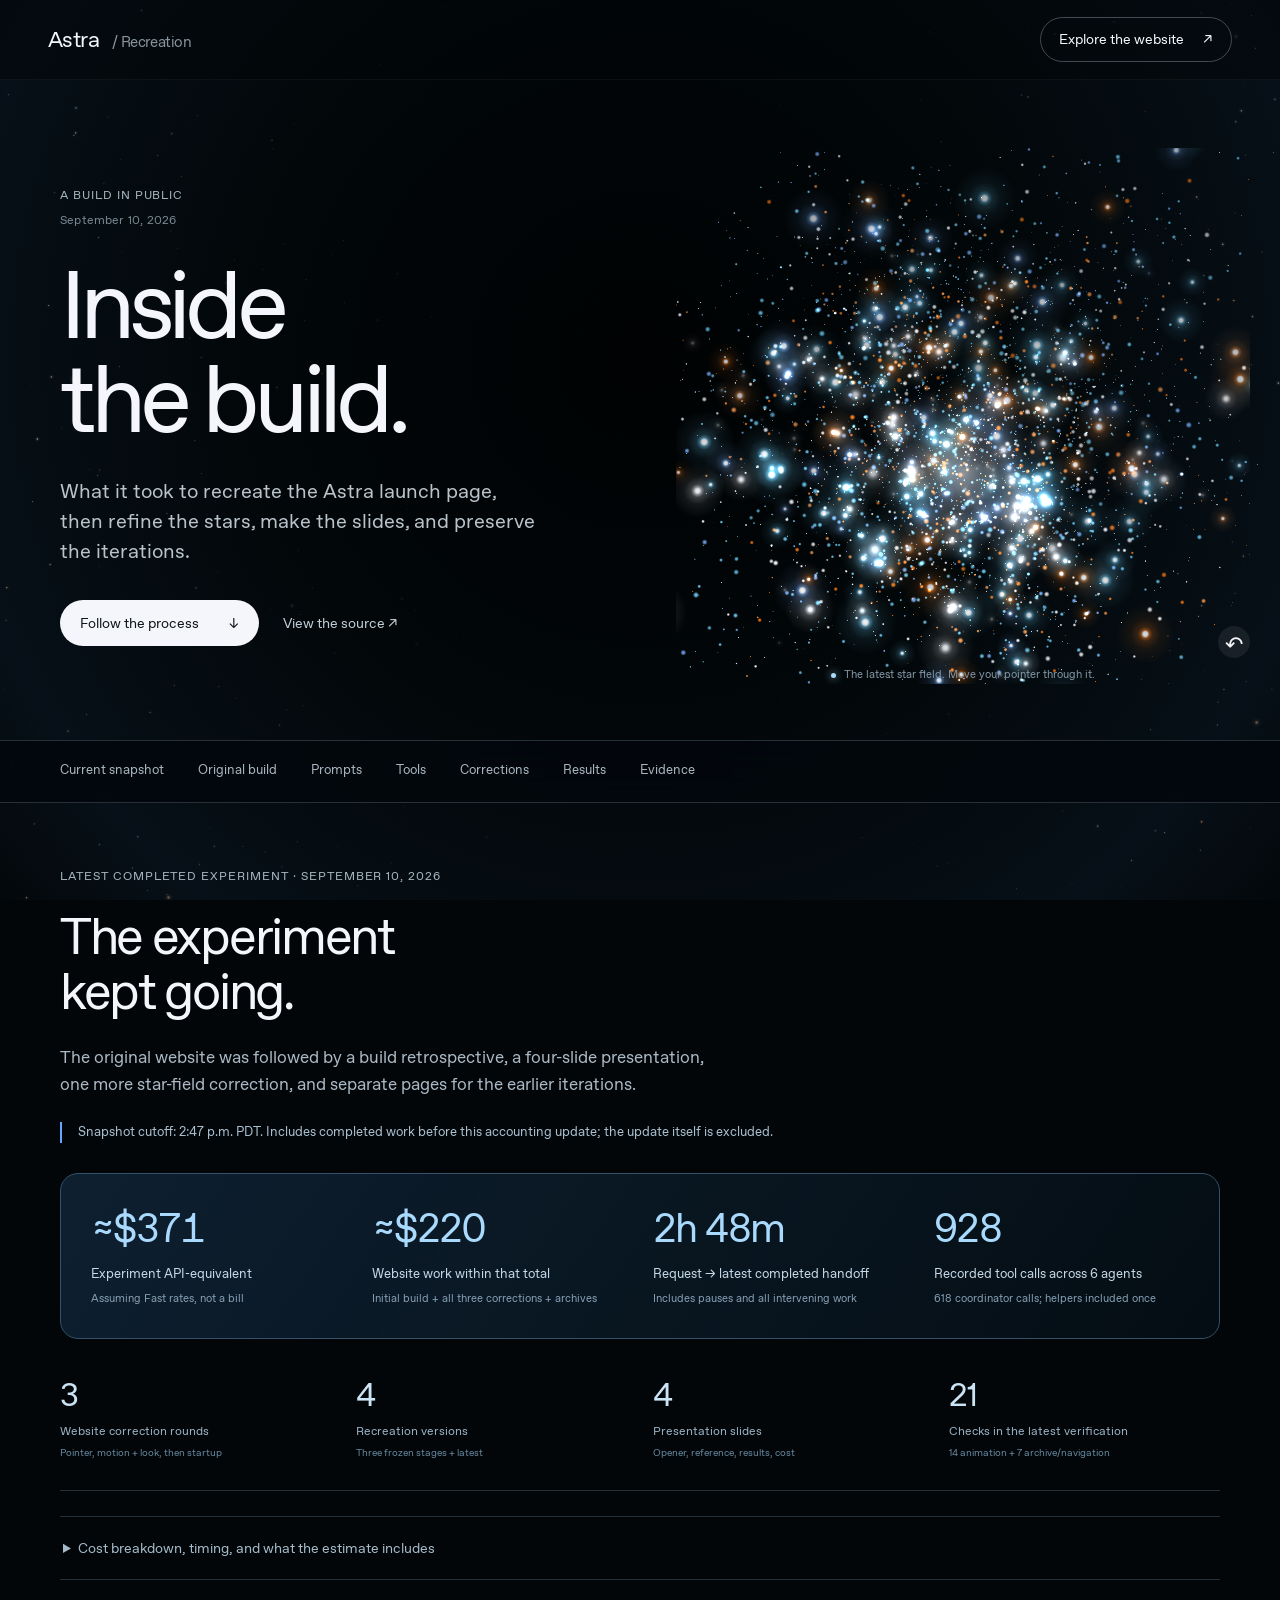
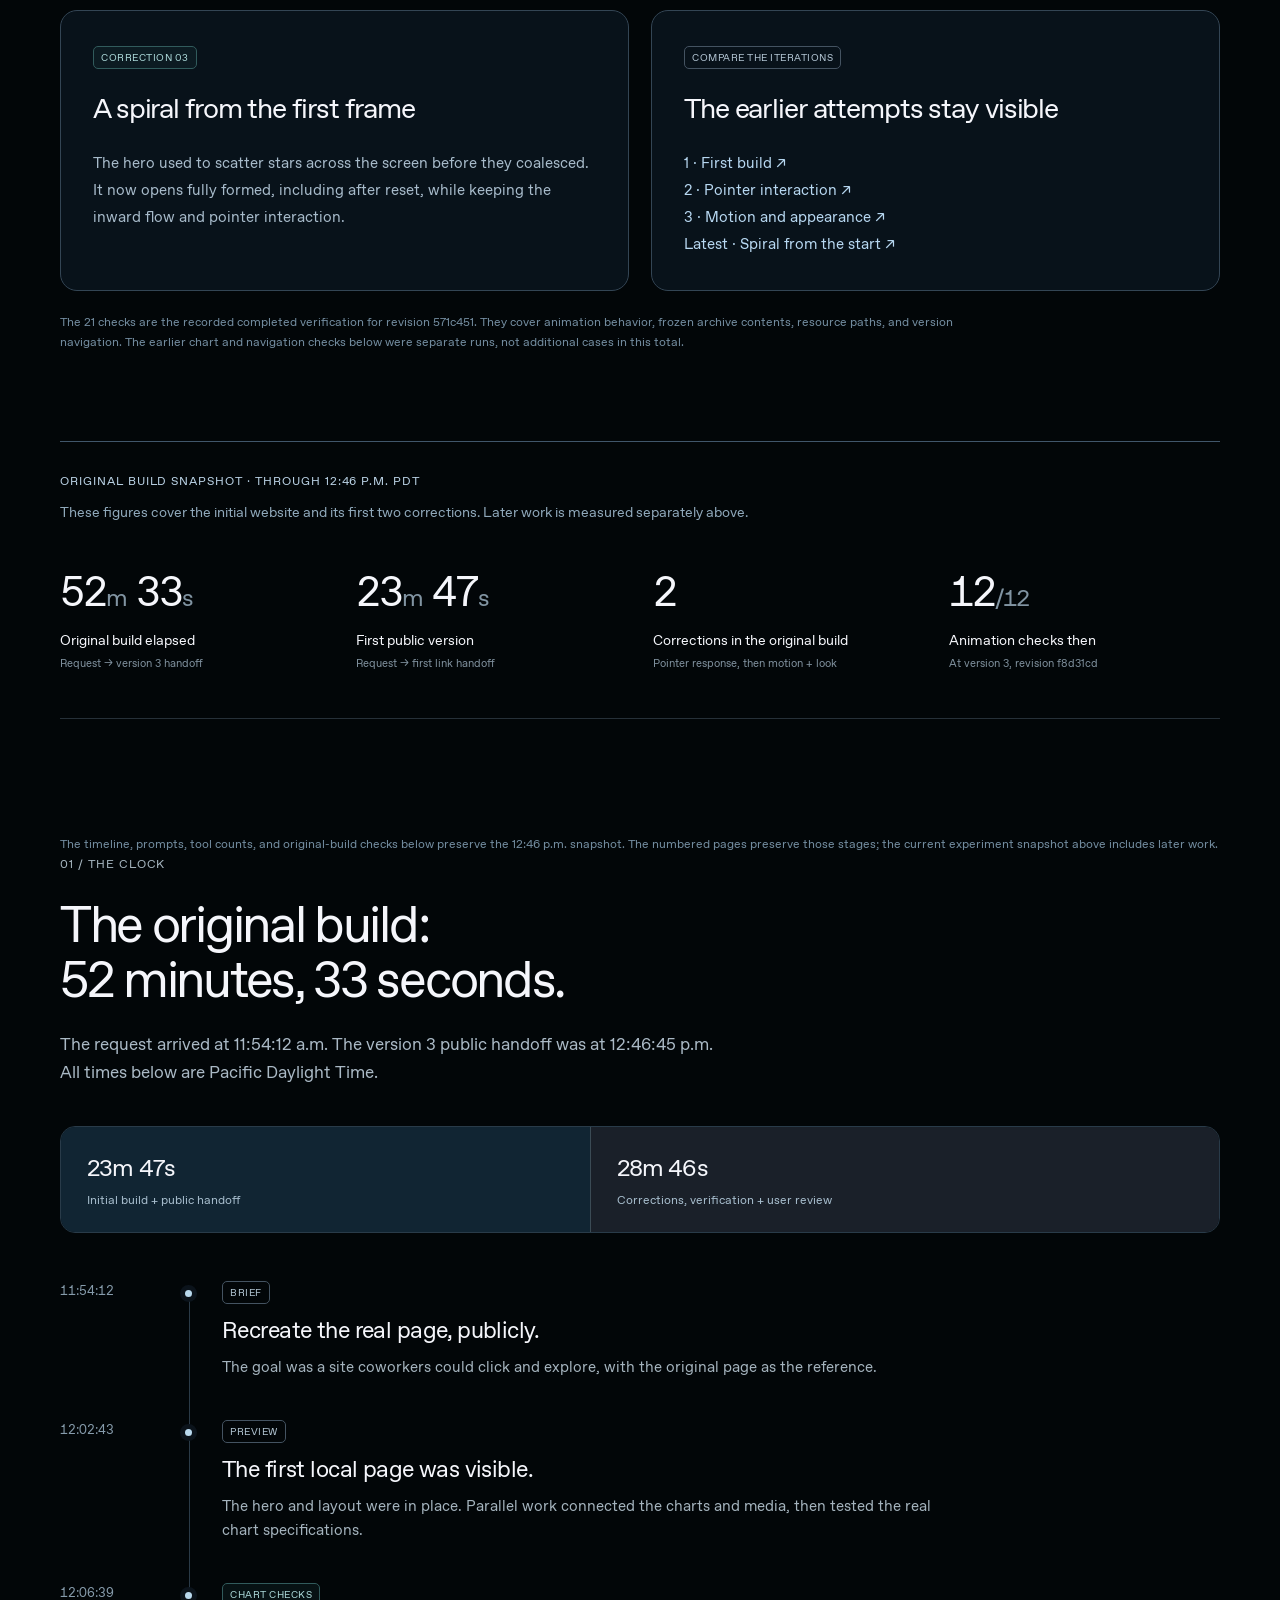
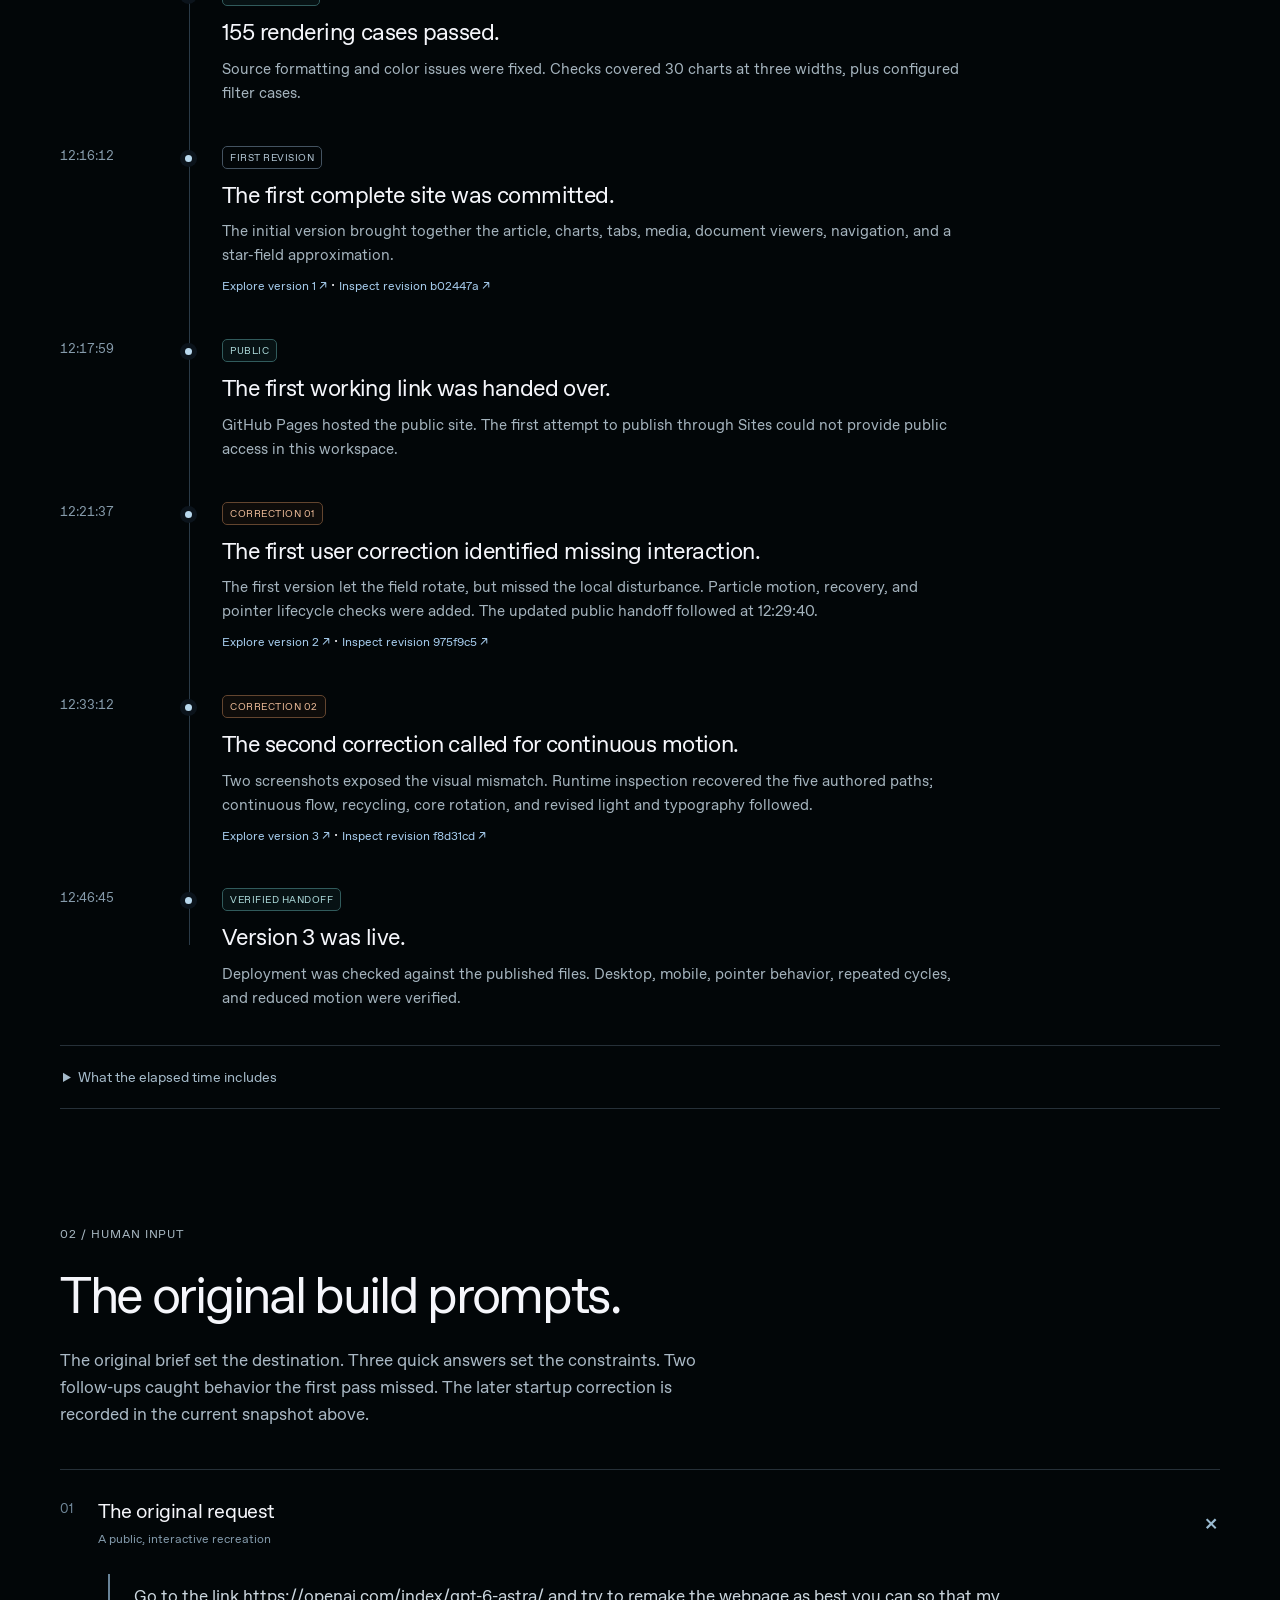
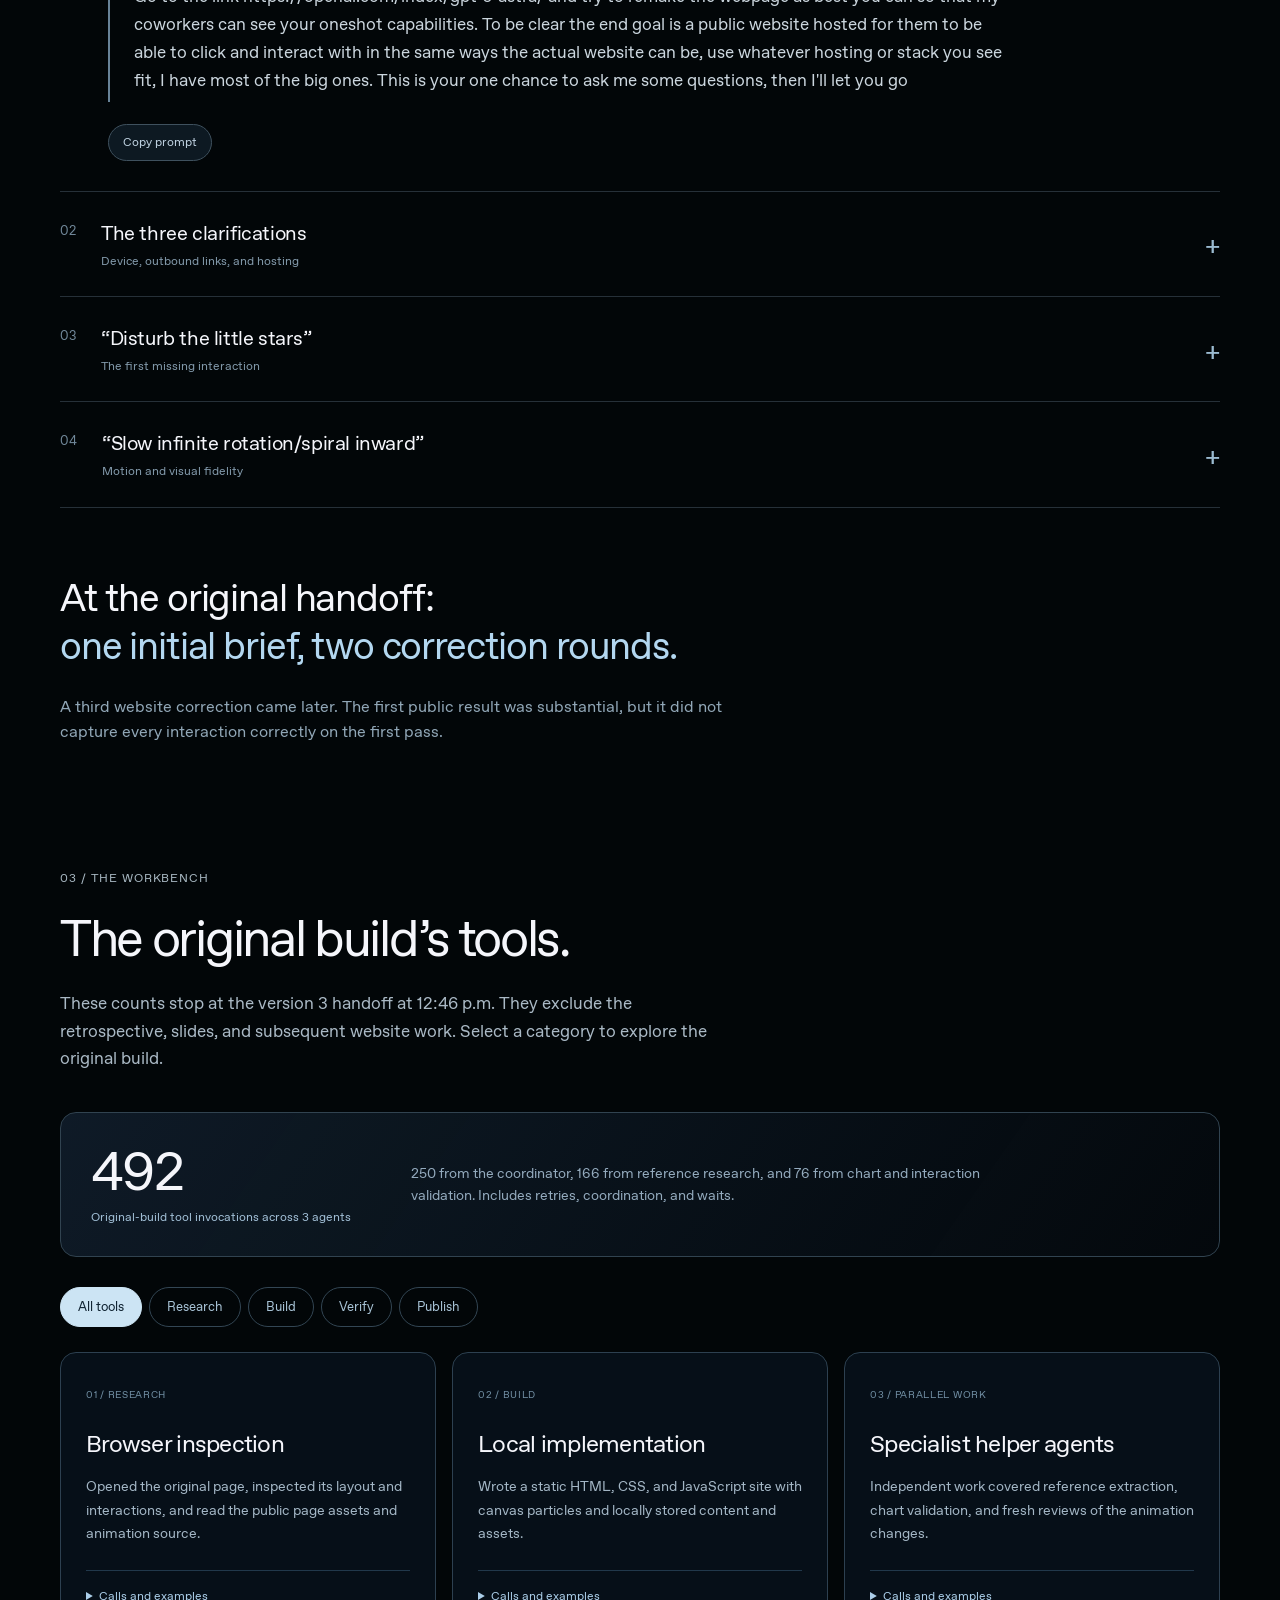
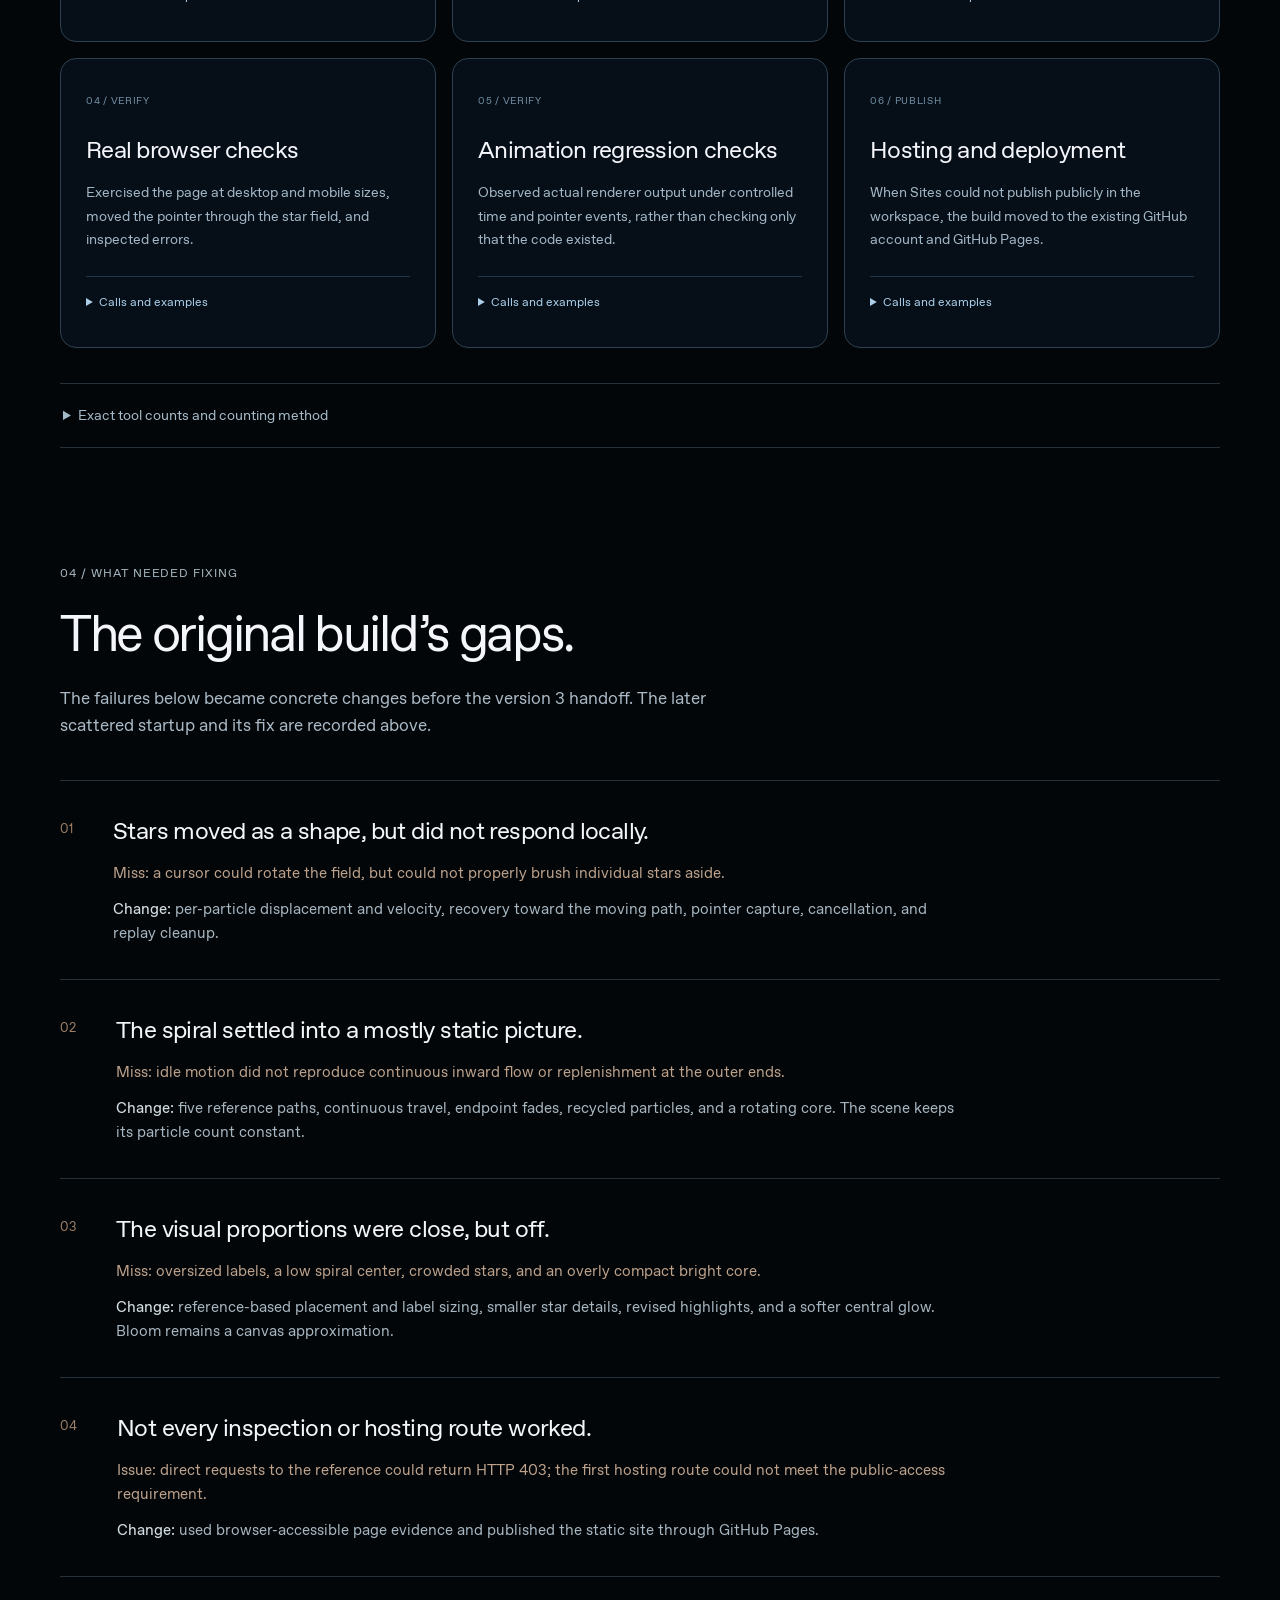
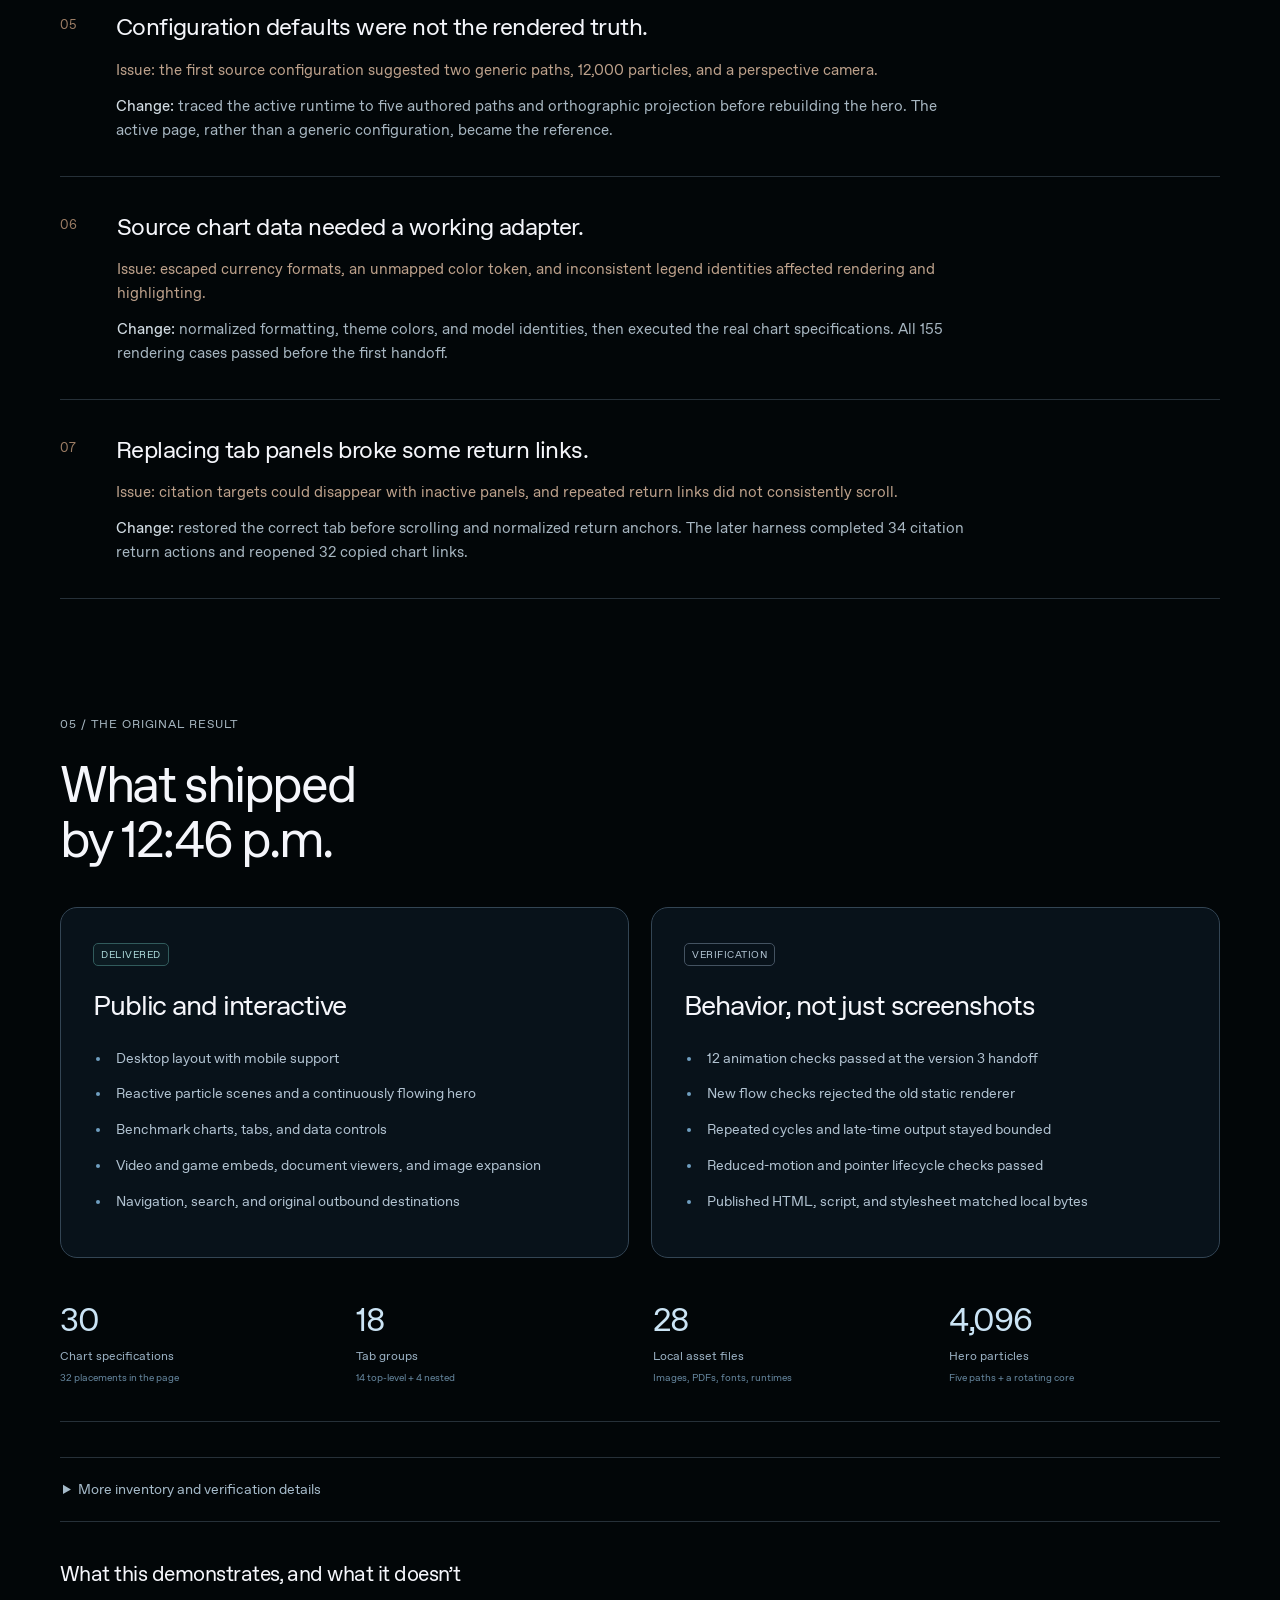
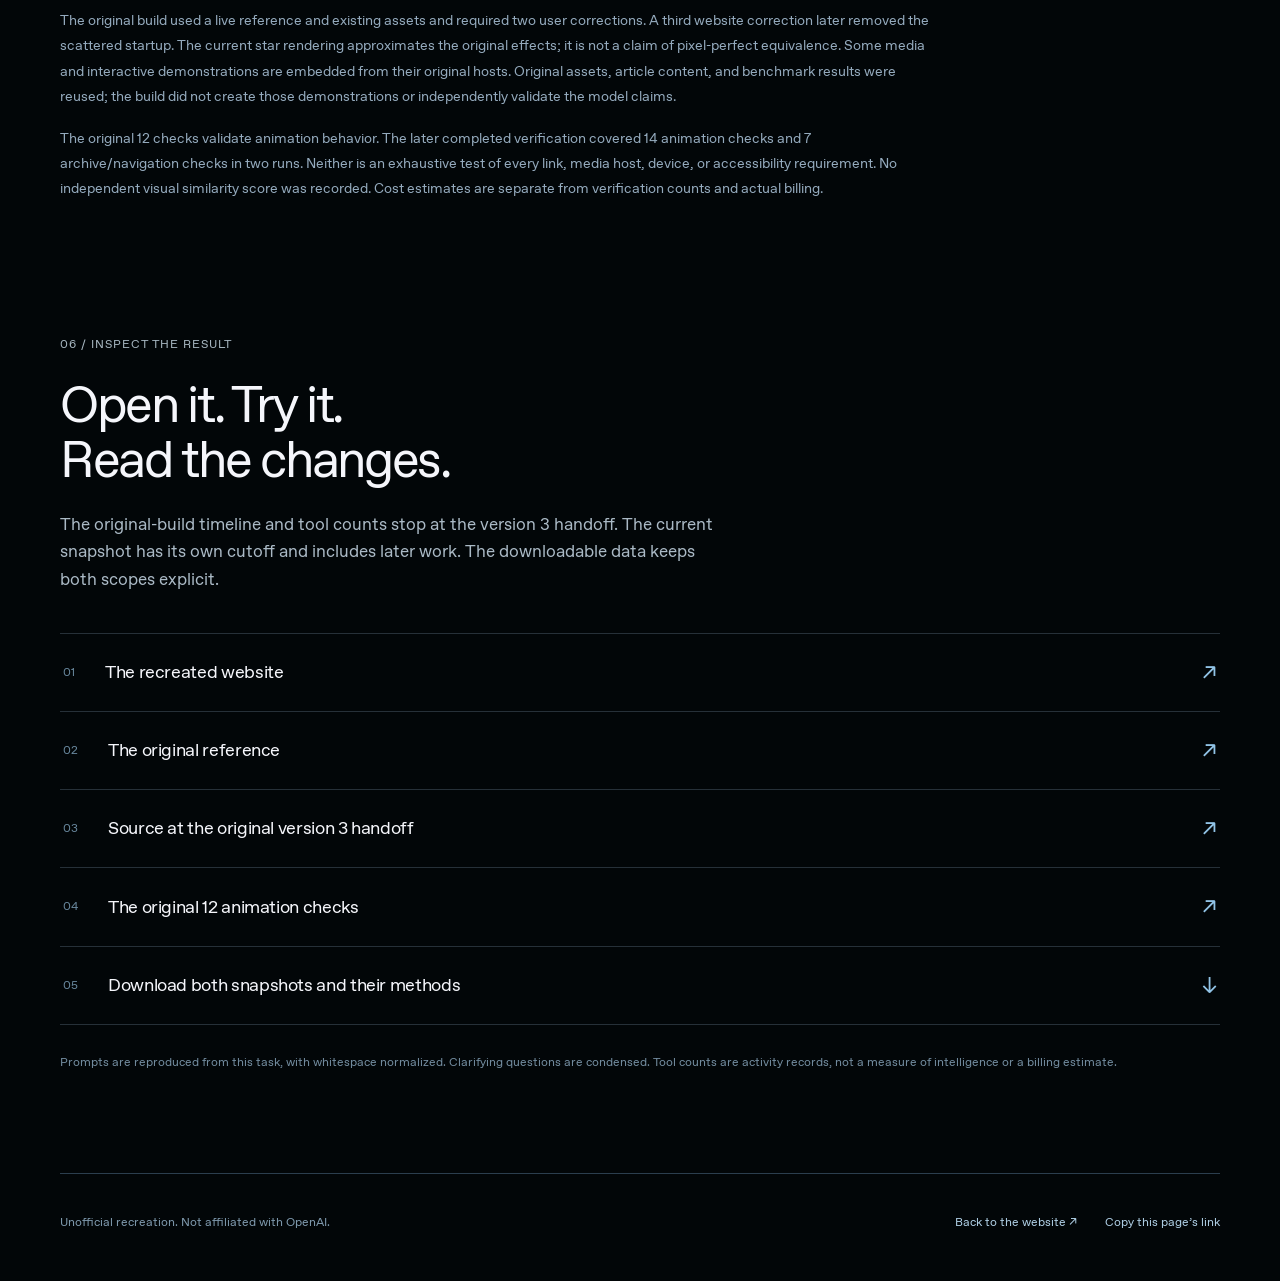
<file: build.html>
<!doctype html>
<html lang="en">
<head>
  <meta charset="utf-8"><meta name="viewport" content="width=device-width,initial-scale=1">
  <meta name="theme-color" content="#020608"><meta name="robots" content="noindex,nofollow">
  <meta name="description" content="The prompts, tools, corrections, and verified timeline behind the public Astra webpage recreation.">
  <title>Inside the build · Astra recreation</title>
  <link rel="icon" href="data:image/svg+xml,%3Csvg xmlns='http://www.w3.org/2000/svg' viewBox='0 0 64 64'%3E%3Crect width='64' height='64' rx='15' fill='%2304090d'/%3E%3Ctext x='32' y='47' text-anchor='middle' font-size='45' fill='white'%3E6%3C/text%3E%3C/svg%3E">
  <link rel="preload" href="./assets/OpenAISans-Regular.woff2" as="font" type="font/woff2" crossorigin>
  <link rel="stylesheet" href="./build.css?v=2">
  <script src="./starfield.js?v=4" defer></script><script src="./build.js?v=1" defer></script>
</head>
<body>
<a class="skip" href="#overview">Skip to build story</a>
<canvas id="universe" aria-hidden="true"></canvas>
<header class="build-header"><a class="brand" href="./index.html">Astra <span>/ Recreation</span></a><a class="return-link" href="./index.html">Explore the website <span aria-hidden="true">↗</span></a></header>
<main>
  <section class="opening wrap" id="overview" aria-labelledby="title">
    <div class="opening-copy"><p class="eyebrow">A build in public <span>September 10, 2026</span></p><h1 id="title">Inside<br>the build.</h1><p class="lede">What it took to recreate the Astra launch page, then refine the stars, make the slides, and preserve the iterations.</p><div class="hero-actions"><a class="pill" href="#timeline">Follow the process <span aria-hidden="true">↓</span></a><a class="text-link" href="https://github.com/T4JI/astra-page-recreation" target="_blank" rel="noopener">View the source ↗</a></div></div>
    <figure class="live-visual"><canvas id="astra" tabindex="0" role="button" aria-label="Move your pointer to disturb the stars. Drag or use arrow keys to rotate the Astra star field"></canvas><button id="replay" aria-label="Reset spiral field">↶</button><figcaption><span class="live-dot" aria-hidden="true"></span>The latest star field. Move your pointer through it.</figcaption></figure>
  </section>
  <nav class="chapter-nav" aria-label="Build story sections"><div class="wrap"><a href="#current">Current snapshot</a><a href="#timeline">Original build</a><a href="#prompts">Prompts</a><a href="#tools">Tools</a><a href="#corrections">Corrections</a><a href="#results">Results</a><a href="#evidence">Evidence</a></div></nav>
  <section class="section wrap current-snapshot" id="current" aria-labelledby="current-title">
    <div class="section-heading"><p class="eyebrow">Latest completed experiment · September 10, 2026</p><h2 id="current-title">The experiment<br>kept going.</h2><p>The original website was followed by a build retrospective, a four-slide presentation, one more star-field correction, and separate pages for the earlier iterations.</p></div>
    <p class="snapshot-cutoff">Snapshot cutoff: <time datetime="2026-09-10T14:47:11-07:00">2:47 p.m. PDT</time>. Includes completed work before this accounting update; the update itself is excluded.</p>
    <div class="experiment-metrics"><div><strong>≈$371</strong><span>Experiment API-equivalent</span><small>Assuming Fast rates, not a bill</small></div><div><strong>≈$220</strong><span>Website work within that total</span><small>Initial build + all three corrections + archives</small></div><div><strong>2h 48m</strong><span>Request → latest completed handoff</span><small>Includes pauses and all intervening work</small></div><div><strong>928</strong><span>Recorded tool calls across 6 agents</span><small>618 coordinator calls; helpers included once</small></div></div>
    <div class="artifact-metrics current-metrics"><div><strong>3</strong><span>Website correction rounds</span><small>Pointer, motion + look, then startup</small></div><div><strong>4</strong><span>Recreation versions</span><small>Three frozen stages + latest</small></div><div><strong>4</strong><span>Presentation slides</span><small>Opener, reference, results, cost</small></div><div><strong>21</strong><span>Checks in the latest verification</span><small>14 animation + 7 archive/navigation</small></div></div>
    <details class="method cost-method"><summary>Cost breakdown, timing, and what the estimate includes</summary><table><caption>Estimated API-equivalent cost, assuming Fast pricing</caption><thead><tr><th scope="col">Work completed before the cutoff</th><th scope="col">USD</th></tr></thead><tbody><tr><th scope="row">First public website</th><td>$88.88</td></tr><tr><th scope="row">First two website corrections</th><td>$100.96</td></tr><tr><th scope="row">Startup correction + archived versions</th><td>$30.32</td></tr><tr><th scope="row">Behind-the-build page</th><td>$30.23</td></tr><tr><th scope="row">All slide creation and revisions</th><td>$111.01</td></tr><tr><th scope="row">The earlier cost audit</th><td>$9.74</td></tr><tr><th scope="row">Experiment total</th><td>$371.14</td></tr></tbody></table><p>The earlier ≈$264 experiment / ≈$190 website figures were a prior snapshot. Later slide revisions, the first cost audit, and the startup/archive work bring those estimates to ≈$371 / ≈$220. This accounting update and its resulting edits are excluded.</p><p>The estimate sums unique recorded model responses across the coordinator and its descendant agents. It uses <a href="https://developers.openai.com/api/docs/models/gpt-6-astra" target="_blank" rel="noopener">GPT-6 Astra pricing</a>, assuming Fast rates of $20 per million uncached input tokens, $2 cached input, and $100 output, with the applicable long-context multipliers for two requests. All 984 responses used Astra; 761 record priority service and 223 omit the tier. If the omitted tiers were standard, the equivalent would be about $330 instead of $371. The actual subscription charge is unknown. Hosting, other provider fees, and human time are excluded.</p><p>Elapsed time is 2h 48m 26s from the 11:54:12 a.m. request to the last completed handoff at 2:42:38 p.m. PDT. It includes time between user requests. The 16 completed coordinator turns sum to 1h 45m 05s, including tool waits; that is neither CPU time nor human labor. Tool calls include retries and coordination. An orchestration call may contain several underlying actions, so 928 is not a click or billing count.</p></details>
    <div class="results-grid current-results"><article><span class="tag success">Correction 03</span><h3>A spiral from the first frame</h3><p>The hero used to scatter stars across the screen before they coalesced. It now opens fully formed, including after reset, while keeping the inward flow and pointer interaction.</p></article><article><span class="tag">Compare the iterations</span><h3>The earlier attempts stay visible</h3><p><a href="./1/">1 · First build ↗</a><br><a href="./2/">2 · Pointer interaction ↗</a><br><a href="./3/">3 · Motion and appearance ↗</a><br><a href="./index.html">Latest · Spiral from the start ↗</a></p></article></div>
    <p class="fine snapshot-validation">The 21 checks are the recorded completed verification for revision <a href="https://github.com/T4JI/astra-page-recreation/tree/571c451" target="_blank" rel="noopener">571c451</a>. They cover animation behavior, frozen archive contents, resource paths, and version navigation. The earlier chart and navigation checks below were separate runs, not additional cases in this total.</p>
  </section>
  <div class="snapshot-label wrap"><p class="eyebrow">Original build snapshot · Through 12:46 p.m. PDT</p><p>These figures cover the initial website and its first two corrections. Later work is measured separately above.</p></div>
  <section class="metrics wrap" aria-label="Original build metrics through 12:46 p.m. PDT">
    <div><p class="metric">52<span>m</span> 33<span>s</span></p><p>Original build elapsed</p><small>Request → version 3 handoff</small></div>
    <div><p class="metric">23<span>m</span> 47<span>s</span></p><p>First public version</p><small>Request → first link handoff</small></div>
    <div><p class="metric">2</p><p>Corrections in the original build</p><small>Pointer response, then motion + look</small></div>
    <div><p class="metric">12<span>/12</span></p><p>Animation checks then</p><small>At version 3, revision f8d31cd</small></div>
  </section>
  <section class="section wrap" id="timeline">
    <p class="fine">The timeline, prompts, tool counts, and original-build checks below preserve the 12:46 p.m. snapshot. The numbered pages preserve those stages; the current experiment snapshot above includes later work.</p>
    <div class="section-heading"><p class="eyebrow">01 / The clock</p><h2>The original build:<br>52 minutes, 33 seconds.</h2><p>The request arrived at 11:54:12 a.m. The version 3 public handoff was at 12:46:45 p.m. All times below are Pacific Daylight Time.</p></div>
    <div class="duration-strip" aria-label="23 minutes 47 seconds to first handoff, then 28 minutes 46 seconds through the first two correction rounds"><div class="first-duration"><strong>23m 47s</strong><span>Initial build + public handoff</span></div><div class="correction-duration"><strong>28m 46s</strong><span>Corrections, verification + user review</span></div></div>
    <div class="timeline" id="timeline-events">
      <article><time datetime="2026-09-10T11:54:12-07:00">11:54:12</time><div><span class="tag">Brief</span><h3>Recreate the real page, publicly.</h3><p>The goal was a site coworkers could click and explore, with the original page as the reference.</p></div></article>
      <article><time datetime="2026-09-10T12:02:43-07:00">12:02:43</time><div><span class="tag">Preview</span><h3>The first local page was visible.</h3><p>The hero and layout were in place. Parallel work connected the charts and media, then tested the real chart specifications.</p></div></article>
      <article><time datetime="2026-09-10T12:06:39-07:00">12:06:39</time><div><span class="tag success">Chart checks</span><h3>155 rendering cases passed.</h3><p>Source formatting and color issues were fixed. Checks covered 30 charts at three widths, plus configured filter cases.</p></div></article>
      <article><time datetime="2026-09-10T12:16:12-07:00">12:16:12</time><div><span class="tag">First revision</span><h3>The first complete site was committed.</h3><p>The initial version brought together the article, charts, tabs, media, document viewers, navigation, and a star-field approximation.</p><a href="./1/">Explore version 1 ↗</a> · <a href="https://github.com/T4JI/astra-page-recreation/commit/b02447a" target="_blank" rel="noopener">Inspect revision b02447a ↗</a></div></article>
      <article><time datetime="2026-09-10T12:17:59-07:00">12:17:59</time><div><span class="tag success">Public</span><h3>The first working link was handed over.</h3><p>GitHub Pages hosted the public site. The first attempt to publish through Sites could not provide public access in this workspace.</p></div></article>
      <article><time datetime="2026-09-10T12:21:37-07:00">12:21:37</time><div><span class="tag correction">Correction 01</span><h3>The first user correction identified missing interaction.</h3><p>The first version let the field rotate, but missed the local disturbance. Particle motion, recovery, and pointer lifecycle checks were added. The updated public handoff followed at 12:29:40.</p><a href="./2/">Explore version 2 ↗</a> · <a href="https://github.com/T4JI/astra-page-recreation/commit/975f9c5" target="_blank" rel="noopener">Inspect revision 975f9c5 ↗</a></div></article>
      <article><time datetime="2026-09-10T12:33:12-07:00">12:33:12</time><div><span class="tag correction">Correction 02</span><h3>The second correction called for continuous motion.</h3><p>Two screenshots exposed the visual mismatch. Runtime inspection recovered the five authored paths; continuous flow, recycling, core rotation, and revised light and typography followed.</p><a href="./3/">Explore version 3 ↗</a> · <a href="https://github.com/T4JI/astra-page-recreation/commit/f8d31cd" target="_blank" rel="noopener">Inspect revision f8d31cd ↗</a></div></article>
      <article><time datetime="2026-09-10T12:46:45-07:00">12:46:45</time><div><span class="tag success">Verified handoff</span><h3>Version 3 was live.</h3><p>Deployment was checked against the published files. Desktop, mobile, pointer behavior, repeated cycles, and reduced motion were verified.</p></div></article>
    </div>
    <details class="method"><summary>What the elapsed time includes</summary><p>This original-build figure is wall-clock time, including research, tool execution, review, deployment, and time between user messages. It is not uninterrupted model compute time. The task itself was created at 11:52:20 a.m.; measuring from task creation gives 54m 25s. This original snapshot uses the recorded user request as the start and excludes the retrospective, slides, later startup correction, and iteration archive.</p></details>
  </section>
  <section class="section wrap" id="prompts">
    <div class="section-heading"><p class="eyebrow">02 / Human input</p><h2>The original build prompts.</h2><p>The original brief set the destination. Three quick answers set the constraints. Two follow-ups caught behavior the first pass missed. The later startup correction is recorded in the current snapshot above.</p></div>
    <div class="prompt-log">
      <details open><summary><span class="prompt-number">01</span><span><strong>The original request</strong><small>A public, interactive recreation</small></span><span class="expand" aria-hidden="true">+</span></summary><div class="prompt-body"><blockquote id="original-prompt">Go to the link https://openai.com/index/gpt-6-astra/ and try to remake the webpage as best you can so that my coworkers can see your oneshot capabilities. To be clear the end goal is a public website hosted for them to be able to click and interact with in the same ways the actual website can be, use whatever hosting or stack you see fit, I have most of the big ones. This is your one chance to ask me some questions, then I'll let you go</blockquote><button class="copy-button" data-copy="original-prompt">Copy prompt</button></div></details>
      <details><summary><span class="prompt-number">02</span><span><strong>The three clarifications</strong><small>Device, outbound links, and hosting</small></span><span class="expand" aria-hidden="true">+</span></summary><div class="prompt-body"><dl class="decisions"><div><dt>Which screen size matters most?</dt><dd>Desktop first, with mobile support.</dd></div><div><dt>What should links and actions leaving the page do?</dt><dd>Open the real destinations; recreate interactions on this page.</dd></div><div><dt>Any constraints on hosting or attribution?</dt><dd>Use the defaults: a free hosted URL, no custom domain, and a small “Unofficial recreation” note.</dd></div></dl><p class="fine">Questions and answers condensed for readability.</p></div></details>
      <details><summary><span class="prompt-number">03</span><span><strong>“Disturb the little stars”</strong><small>The first missing interaction</small></span><span class="expand" aria-hidden="true">+</span></summary><div class="prompt-body"><blockquote>Good, but you forgot that you can mess around and like disturb the little stars on the actual website</blockquote><p>The correction exposed a gap between a moving image and individual particles that react to a cursor.</p></div></details>
      <details><summary><span class="prompt-number">04</span><span><strong>“Slow infinite rotation/spiral inward”</strong><small>Motion and visual fidelity</small></span><span class="expand" aria-hidden="true">+</span></summary><div class="prompt-body"><blockquote>you also for got the slow infinite rotation/spiral inward and generation from the edges that the real webpage has, also the general look of the real website vs yours is just a bit off, look at first (og website) vs second pic (yours)</blockquote><p>Two comparison screenshots made the mismatch concrete: density, light, placement, and the missing perpetual motion.</p></div></details>
    </div>
    <aside class="pullquote">At the original handoff:<br><span>one initial brief, two correction rounds.</span><p>A third website correction came later. The first public result was substantial, but it did not capture every interaction correctly on the first pass.</p></aside>
  </section>
  <section class="section wrap" id="tools">
    <div class="section-heading"><p class="eyebrow">03 / The workbench</p><h2>The original build’s tools.</h2><p>These counts stop at the version 3 handoff at 12:46 p.m. They exclude the retrospective, slides, and subsequent website work. Select a category to explore the original build.</p></div>
    <div class="tool-overview"><div><strong id="tool-count">492</strong><span>Original-build tool invocations across 3 agents</span></div><p id="tool-count-note">250 from the coordinator, 166 from reference research, and 76 from chart and interaction validation. Includes retries, coordination, and waits.</p></div>
    <div class="filter-row" role="group" aria-label="Filter tools"><button data-filter="all" aria-pressed="true">All tools</button><button data-filter="research" aria-pressed="false">Research</button><button data-filter="build" aria-pressed="false">Build</button><button data-filter="verify" aria-pressed="false">Verify</button><button data-filter="publish" aria-pressed="false">Publish</button></div>
    <div class="tool-grid">
      <article class="tool-card" data-category="research"><span class="tool-index">01 / Research</span><h3>Browser inspection</h3><p>Opened the original page, inspected its layout and interactions, and read the public page assets and animation source.</p><details><summary>Calls and examples</summary><code>mcp__cua_repl.js</code><p>Browser tabs, DOM snapshots, screenshots, read-only page inspection, and browser debugging commands.</p><p class="outcome">Result: authored spiral paths, motion rules, typography, and reference content.</p></details></article>
      <article class="tool-card" data-category="build"><span class="tool-index">02 / Build</span><h3>Local implementation</h3><p>Wrote a static HTML, CSS, and JavaScript site with canvas particles and locally stored content and assets.</p><details><summary>Calls and examples</summary><code>functions.exec · exec_command · apply_patch</code><p>Read files, prepared article and chart data, edited the site, started local previews, and ran validation commands.</p><p class="outcome">Result: a repository that GitHub Pages could serve directly.</p></details></article>
      <article class="tool-card" data-category="research verify"><span class="tool-index">03 / Parallel work</span><h3>Specialist helper agents</h3><p>Independent work covered reference extraction, chart validation, and fresh reviews of the animation changes.</p><details><summary>Calls and examples</summary><code>collaboration.spawn_agent · followup_task · send_message</code><p>Tasks were bounded and assigned in parallel. Findings were checked against the repository and public page.</p><p class="outcome">Result: reference evidence and an independent review before publication.</p></details></article>
      <article class="tool-card" data-category="verify"><span class="tool-index">04 / Verify</span><h3>Real browser checks</h3><p>Exercised the page at desktop and mobile sizes, moved the pointer through the star field, and inspected errors.</p><details><summary>Calls and examples</summary><code>screenshots · DOM reads · CDP input</code><p>Examples include mouse events, responsive viewport changes, and reloading the published page without stale cached files.</p><p class="outcome">Result: a 390 × 844 mobile check with no horizontal overflow, plus desktop and pointer checks.</p></details></article>
      <article class="tool-card" data-category="verify"><span class="tool-index">05 / Verify</span><h3>Animation regression checks</h3><p>Observed actual renderer output under controlled time and pointer events, rather than checking only that the code existed.</p><details><summary>Calls and examples</summary><code>node --test tests/starfield.test.cjs</code><p>Covered local disturbance, settling, pointer cancellation, replay, reduced motion, inward flow, faded recycling, late-time stability, and equal motion across refresh rates.</p><p class="outcome">Original-build result: 12 passing checks; the new flow checks failed against the previous static version.</p></details></article>
      <article class="tool-card" data-category="publish"><span class="tool-index">06 / Publish</span><h3>Hosting and deployment</h3><p>When Sites could not publish publicly in the workspace, the build moved to the existing GitHub account and GitHub Pages.</p><details><summary>Calls and examples</summary><code>Sites publishing · git · gh api</code><p>Created the public repository, pushed the site, checked the Pages build status, and compared live files with the local version.</p><p class="outcome">Result: a public URL coworkers could open without a workspace login.</p></details></article>
    </div>
    <p id="filter-status" class="sr-only" aria-live="polite"></p>
    <details class="method" id="tool-method"><summary>Exact tool counts and counting method</summary><div id="tool-count-details"><table><caption>By stage</caption><thead><tr><th scope="col">Activity</th><th scope="col">Calls</th></tr></thead><tbody><tr><th scope="row">Initial build</th><td>259</td></tr><tr><th scope="row">Pointer correction</th><td>83</td></tr><tr><th scope="row">Flow and visual correction</th><td>150</td></tr></tbody></table><table><caption>By tool category</caption><thead><tr><th scope="col">Activity</th><th scope="col">Calls</th></tr></thead><tbody><tr><th scope="row">Orchestration runs</th><td>210</td></tr><tr><th scope="row">Browser tools</th><td>192</td></tr><tr><th scope="row">Agent coordination</th><td>84</td></tr><tr><th scope="row">Wait and sleep</th><td>5</td></tr><tr><th scope="row">User clarification</th><td>1</td></tr></tbody></table><p>Browser tools comprise 191 automation calls and one browser-session reset. The three-agent total includes 210 orchestration calls, which can each invoke several underlying tools.</p><p>Within those orchestration calls, the records show <strong>261 command executions</strong> and <strong>10 patch operations</strong>. These are nested activity counts, not extra calls to add to 492.</p><details class="exact-calls"><summary>Tool names and counts for each agent</summary><table><caption>Coordinator and implementation</caption><thead><tr><th scope="col">Activity</th><th scope="col">Calls</th></tr></thead><tbody><tr><th scope="row">functions.request_user_input_async</th><td>1</td></tr><tr><th scope="row">functions.exec</th><td>117</td></tr><tr><th scope="row">collaboration.spawn_agent</th><td>2</td></tr><tr><th scope="row">mcp__cua_repl.js</th><td>91</td></tr><tr><th scope="row">collaboration.send_message</th><td>20</td></tr><tr><th scope="row">functions.wait</th><td>1</td></tr><tr><th scope="row">collaboration.followup_task</th><td>12</td></tr><tr><th scope="row">mcp__cua_repl.js_reset</th><td>1</td></tr><tr><th scope="row">clock.sleep</th><td>3</td></tr><tr><th scope="row">collaboration.wait_agent</th><td>2</td></tr></tbody></table><table><caption>Reference research</caption><thead><tr><th scope="col">Activity</th><th scope="col">Calls</th></tr></thead><tbody><tr><th scope="row">functions.exec</th><td>39</td></tr><tr><th scope="row">mcp__cua_repl.js</th><td>100</td></tr><tr><th scope="row">collaboration.send_message</th><td>26</td></tr><tr><th scope="row">clock.sleep</th><td>1</td></tr></tbody></table><table><caption>Chart and interaction validation</caption><thead><tr><th scope="col">Activity</th><th scope="col">Calls</th></tr></thead><tbody><tr><th scope="row">functions.exec</th><td>54</td></tr><tr><th scope="row">collaboration.send_message</th><td>22</td></tr></tbody></table></details><p>Counted once per unique recorded call ID across the coordinator and its two specialist sessions, from the initial request through the version 3 handoff at 12:46 p.m. Returned outputs and duplicated log representations are not counted again. A browser call can contain several clicks, reads, or screenshots; these are not counts of individual clicks, HTTP requests, model turns, or credits.</p></div></details>
  </section>
  <section class="section wrap" id="corrections">
    <div class="section-heading"><p class="eyebrow">04 / What needed fixing</p><h2>The original build’s gaps.</h2><p>The failures below became concrete changes before the version 3 handoff. The later scattered startup and its fix are recorded above.</p></div>
    <div class="fix-list">
      <article><span>01</span><div><h3>Stars moved as a shape, but did not respond locally.</h3><p class="problem">Miss: a cursor could rotate the field, but could not properly brush individual stars aside.</p><p><strong>Change:</strong> per-particle displacement and velocity, recovery toward the moving path, pointer capture, cancellation, and replay cleanup.</p></div></article>
      <article><span>02</span><div><h3>The spiral settled into a mostly static picture.</h3><p class="problem">Miss: idle motion did not reproduce continuous inward flow or replenishment at the outer ends.</p><p><strong>Change:</strong> five reference paths, continuous travel, endpoint fades, recycled particles, and a rotating core. The scene keeps its particle count constant.</p></div></article>
      <article><span>03</span><div><h3>The visual proportions were close, but off.</h3><p class="problem">Miss: oversized labels, a low spiral center, crowded stars, and an overly compact bright core.</p><p><strong>Change:</strong> reference-based placement and label sizing, smaller star details, revised highlights, and a softer central glow. Bloom remains a canvas approximation.</p></div></article>
      <article><span>04</span><div><h3>Not every inspection or hosting route worked.</h3><p class="problem">Issue: direct requests to the reference could return HTTP 403; the first hosting route could not meet the public-access requirement.</p><p><strong>Change:</strong> used browser-accessible page evidence and published the static site through GitHub Pages.</p></div></article>
      <article><span>05</span><div><h3>Configuration defaults were not the rendered truth.</h3><p class="problem">Issue: the first source configuration suggested two generic paths, 12,000 particles, and a perspective camera.</p><p><strong>Change:</strong> traced the active runtime to five authored paths and orthographic projection before rebuilding the hero. The active page, rather than a generic configuration, became the reference.</p></div></article>
      <article><span>06</span><div><h3>Source chart data needed a working adapter.</h3><p class="problem">Issue: escaped currency formats, an unmapped color token, and inconsistent legend identities affected rendering and highlighting.</p><p><strong>Change:</strong> normalized formatting, theme colors, and model identities, then executed the real chart specifications. All 155 rendering cases passed before the first handoff.</p></div></article>
      <article><span>07</span><div><h3>Replacing tab panels broke some return links.</h3><p class="problem">Issue: citation targets could disappear with inactive panels, and repeated return links did not consistently scroll.</p><p><strong>Change:</strong> restored the correct tab before scrolling and normalized return anchors. The later harness completed 34 citation return actions and reopened 32 copied chart links.</p></div></article>
    </div>
  </section>
  <section class="section wrap" id="results">
    <div class="section-heading"><p class="eyebrow">05 / The original result</p><h2>What shipped<br>by 12:46 p.m.</h2></div>
    <div class="results-grid"><article><span class="tag success">Delivered</span><h3>Public and interactive</h3><ul><li>Desktop layout with mobile support</li><li>Reactive particle scenes and a continuously flowing hero</li><li>Benchmark charts, tabs, and data controls</li><li>Video and game embeds, document viewers, and image expansion</li><li>Navigation, search, and original outbound destinations</li></ul></article><article><span class="tag">Verification</span><h3>Behavior, not just screenshots</h3><ul><li>12 animation checks passed at the version 3 handoff</li><li>New flow checks rejected the old static renderer</li><li>Repeated cycles and late-time output stayed bounded</li><li>Reduced-motion and pointer lifecycle checks passed</li><li>Published HTML, script, and stylesheet matched local bytes</li></ul></article></div>
    <div class="artifact-metrics" id="artifact-metrics"><div><strong>30</strong><span>Chart specifications</span><small>32 placements in the page</small></div><div><strong>18</strong><span>Tab groups</span><small>14 top-level + 4 nested</small></div><div><strong>28</strong><span>Local asset files</span><small>Images, PDFs, fonts, runtimes</small></div><div><strong>4,096</strong><span>Hero particles</span><small>Five paths + a rotating core</small></div></div>
    <details class="method"><summary>More inventory and verification details</summary><p>At revision <a href="https://github.com/T4JI/astra-page-recreation/tree/f8d31cda38dcda10b06b98b539817dd04013fb9a" target="_blank" rel="noopener">f8d31cd</a>, the site comprised eight application source files and five JSON content files. It used 19 distinct video sources, six PDF sources, two externally hosted interactive demos, nine benchmark tables, and three particle scenes.</p><table><caption>Checks recorded during the build</caption><thead><tr><th scope="col">Check and scope</th><th scope="col">Result</th></tr></thead><tbody><tr><th scope="row">Chart rendering: 30 charts × 3 widths + 65 filter cases</th><td>155 passed</td></tr><tr><th scope="row">Tab state, panel association, errors, local paths</th><td>63 views traversed</td></tr><tr><th scope="row">Copied chart links restored the intended placement</th><td>32 passed</td></tr><tr><th scope="row">Citation return action and scroll checks</th><td>34 passed</td></tr><tr><th scope="row">Local references under the GitHub Pages subpath</th><td>38 passed</td></tr><tr><th scope="row">Animation behavior with controlled time and input</th><td>12 passed</td></tr></tbody></table><p>These are separate checks at different stages, not one combined test suite. The chart run compiled and rendered real specifications at widths 360, 560, and 1,000; filter cases used width 560. Citation checks verify the action path, not the exact pixel location of every destination.</p><p>The stack is static HTML, CSS, and JavaScript; Canvas 2D particles; Vega and Vega-Lite charts; PDF.js document previews; and video/game embeds. Node’s test runner and JSDOM supported automated checks. Real browser review covered layout and interaction.</p></details>
    <div class="limitations"><h3>What this demonstrates, and what it doesn’t</h3><p>The original build used a live reference and existing assets and required two user corrections. A third website correction later removed the scattered startup. The current star rendering approximates the original effects; it is not a claim of pixel-perfect equivalence. Some media and interactive demonstrations are embedded from their original hosts. Original assets, article content, and benchmark results were reused; the build did not create those demonstrations or independently validate the model claims.</p><p>The original 12 checks validate animation behavior. The later completed verification covered 14 animation checks and 7 archive/navigation checks in two runs. Neither is an exhaustive test of every link, media host, device, or accessibility requirement. No independent visual similarity score was recorded. Cost estimates are separate from verification counts and actual billing.</p></div>
  </section>
  <section class="section wrap" id="evidence">
    <div class="section-heading"><p class="eyebrow">06 / Inspect the result</p><h2>Open it. Try it.<br>Read the changes.</h2><p>The original-build timeline and tool counts stop at the version 3 handoff. The current snapshot has its own cutoff and includes later work. The downloadable data keeps both scopes explicit.</p></div>
    <div class="evidence-links"><a href="./index.html"><span>01</span><strong>The recreated website</strong><span aria-hidden="true">↗</span></a><a href="https://openai.com/index/gpt-6-astra/" target="_blank" rel="noopener"><span>02</span><strong>The original reference</strong><span aria-hidden="true">↗</span></a><a href="https://github.com/T4JI/astra-page-recreation/tree/f8d31cda38dcda10b06b98b539817dd04013fb9a" target="_blank" rel="noopener"><span>03</span><strong>Source at the original version 3 handoff</strong><span aria-hidden="true">↗</span></a><a href="https://github.com/T4JI/astra-page-recreation/blob/f8d31cda38dcda10b06b98b539817dd04013fb9a/tests/starfield.test.cjs" target="_blank" rel="noopener"><span>04</span><strong>The original 12 animation checks</strong><span aria-hidden="true">↗</span></a><a href="./build-data.json" download><span>05</span><strong>Download both snapshots and their methods</strong><span aria-hidden="true">↓</span></a></div>
    <p class="fine">Prompts are reproduced from this task, with whitespace normalized. Clarifying questions are condensed. Tool counts are activity records, not a measure of intelligence or a billing estimate.</p>
  </section>
</main>
<footer class="wrap build-footer"><p>Unofficial recreation. Not affiliated with OpenAI.</p><div><a href="./index.html">Back to the website ↗</a><button id="share-story">Copy this page’s link</button></div><p class="sr-only" id="copy-status" aria-live="polite"></p></footer>
</body>
</html>
</file>
<file: style.css>
@font-face{font-family:OpenAI;src:url('./assets/OpenAISans-Regular.woff2') format('woff2');font-weight:400;font-display:swap}@font-face{font-family:OpenAI;src:url('./assets/OpenAISans-Medium.woff2') format('woff2');font-weight:500 700;font-display:swap}
:root{color-scheme:dark;font-family:OpenAI,Arial,sans-serif;background:#010507;color:#f5f5f5;font-size:17px;font-synthesis:none;--muted:#a6a8ab;--line:#34383c;--blue:#78a8f6}*{box-sizing:border-box}html{scroll-behavior:smooth;scroll-padding-top:100px}body{margin:0;overflow-x:hidden}button,input,select{font:inherit}button,a{-webkit-tap-highlight-color:transparent}button{cursor:pointer;color:inherit}button:disabled{cursor:default;opacity:.35}button{border:0;background:none}a{color:inherit;text-decoration:none}a:hover{text-decoration:underline;text-underline-offset:4px}button:focus-visible,a:focus-visible,canvas:focus-visible{outline:2px solid #9dbcfb;outline-offset:5px}.icon-button svg,.header svg{fill:none;stroke:currentColor;stroke-width:1.6}button svg{width:20px;height:20px}button:hover{color:white}.sr-only{position:absolute;width:1px;height:1px;overflow:hidden;clip:rect(0,0,0,0);white-space:nowrap}.skip{position:fixed;top:-80px;left:20px;z-index:100;background:white;color:#000;padding:14px}.skip:focus{top:10px}#universe{position:fixed;inset:0;width:100%;height:100%;pointer-events:none;z-index:-1}main,footer{position:relative}.header{height:64px;padding:0 max(32px,calc((100% - 1380px)/2));position:fixed;z-index:40;top:0;left:0;right:0;display:flex;align-items:center;gap:32px;transition:background .25s}.header.scrolled,.header.menu-open{background:#000}.wordmark{font-size:21px;font-weight:600;letter-spacing:-.7px}.desktop-nav{display:flex;gap:29px;align-items:center;font-size:13px}.desktop-nav button{padding:22px 0}.desktop-nav button:hover,.desktop-nav a:hover{color:#aaa;text-decoration:none}.icon-button{display:grid;place-items:center;padding:8px}.nav-right{margin-left:auto;display:flex;gap:8px;align-items:center;font-size:14px}.login,.try{border-radius:28px;padding:10px 21px}.login{background:#ffffff12}.login span{margin-left:3px;color:#a8acb1}.try{color:#111;background:#fff;white-space:nowrap}.try:hover{background:#e6e6e6;text-decoration:none}.mobile-menu{display:none}.hero{position:relative;height:100svh;min-height:530px}.hero canvas{position:absolute;inset:0;width:100%;height:100%;cursor:grab;touch-action:pan-y}.hero canvas:active{cursor:grabbing}.hero-label{position:absolute;top:50%;transform:translateY(-50%);font-size:clamp(40px,4.4vw,64px);line-height:1;letter-spacing:-.03em;color:#fafafa;text-shadow:0 2px 6px #000a;pointer-events:none}.hero-label.left{left:clamp(20px,4vw,56px)}.hero-label.right{right:clamp(20px,4vw,56px)}.replay{position:absolute;right:26px;bottom:26px;background:#ffffff1c;border-radius:50%;height:38px;width:38px;font-size:27px;line-height:1}.replay:hover{background:#ffffff30}.intro-heading{text-align:center;padding:115px 24px 180px}.intro-heading h2{font-size:clamp(32px,3.7vw,60px);font-weight:400;letter-spacing:-.035em;margin:0;line-height:1.15}.wide{width:78%;max-width:1250px;margin-inline:auto}.launch-film{aspect-ratio:16/9;margin-bottom:100px;background:#000}.launch-film iframe{width:100%;height:100%;border:0}.prose{width:min(590px,calc(100% - 48px));margin:0 auto 64px;line-height:1.65}.prose p{margin:0 0 24px}.prose h2{font-weight:400;font-size:30px;line-height:1.3;letter-spacing:-.025em;margin:100px 0 32px}.prose a,.caption a{text-decoration:underline;text-underline-offset:3px}.prose sup{font-size:11px}.prose h3{font-size:23px;font-weight:400}.quote{margin:70px auto;width:min(590px,calc(100% - 48px));padding:32px;border:1px solid var(--line);border-radius:17px;background:#080c0fbd;line-height:1.65}.quote blockquote{margin:0}.quote p{margin:0 0 20px}.quote cite{display:block;font-style:normal;font-size:14px;color:#ccc}.quote img{height:26px;max-width:150px;object-fit:contain;object-position:left;margin-bottom:24px}.tabs-block{margin:68px auto 75px}.tab-scroll{overflow-x:auto;padding:4px 24px 12px;scrollbar-width:none}.tab-scroll::-webkit-scrollbar{display:none}.tab-list{display:flex;align-items:center;gap:3px;padding:4px;border:1px solid var(--line);border-radius:34px;width:max-content;max-width:none;margin:0 auto;white-space:nowrap;background:#020608c9}.tab-list button{font-size:14px;padding:12px 17px;border-radius:28px;color:#eee;transition:background .2s}.tab-list button[aria-selected=true]{background:#36383a;color:white}.tab-list button:hover{background:#202326}.tab-panel{margin-top:24px}.chart-card{position:relative;width:min(590px,calc(100% - 48px));margin:auto;border:1px solid var(--line);border-radius:18px;background:linear-gradient(150deg,#020403db,#080d12d9);padding:20px}.chart-header{display:flex;align-items:center;justify-content:space-between;gap:12px}.chart-title{font-size:17px;font-weight:600;margin:0}.chart-options{position:absolute;z-index:8;right:20px;top:50px;min-width:165px;border-radius:12px;border:1px solid var(--line);background:#181b1f;padding:6px;box-shadow:0 10px 25px #0008}.chart-options button{display:block;text-align:left;padding:10px;font-size:14px;width:100%;border-radius:6px}.chart-options button:hover{background:#ffffff15}.chart-select{display:block;width:max-content;margin:12px 0;background:#303235;border:1px solid #4c4f52;border-radius:20px;padding:6px 25px 6px 12px;color:#eee;font-size:14px}.legend{display:flex;flex-wrap:wrap;gap:10px 16px;font-size:13px;margin:13px 0 10px}.legend button{padding:0;display:flex;align-items:center;gap:6px;font-size:13px;transition:opacity .2s}.legend button[aria-pressed=false]{opacity:.3}.legend b{font-size:19px;line-height:1}.plot{width:100%;overflow:visible;display:block}.plot text{fill:#c3c6ca;stroke:none;font:12px OpenAI,Arial}.plot .grid{stroke:#343c43;stroke-width:.5;opacity:.5}.plot .axis{stroke:#9ba1a7;stroke-width:.7}.plot .dot{cursor:pointer;stroke-width:2}.plot .dot:hover{stroke:#fff}.caption{width:min(550px,calc(100% - 64px));margin:20px auto 0;font-size:14px;line-height:1.65;color:#bfc4c8}.chart-table{width:100%;border-collapse:collapse;font-size:13px;margin-top:20px}.chart-table th,.chart-table td{padding:10px 6px;text-align:left;border-bottom:1px solid var(--line)}.media-wrap{position:relative;aspect-ratio:16/9;max-width:100%;background:#080b0e;border-radius:6px;overflow:hidden}.media-wrap iframe,.media-wrap video{height:100%;width:100%;border:0}.media-wrap img{height:100%;width:100%;object-fit:contain}.media-caption{width:78%;max-width:1250px;margin:20px auto 0;font-size:14px;line-height:1.6;color:#c0c2c4}.media-label{font-size:18px;font-weight:500;margin:24px 0 16px}.image-button{display:block;padding:0;width:100%}.comparison-grid{display:grid;grid-template-columns:1fr 1fr;gap:24px}.deck{background:#0a0a0a;position:relative;border:1px solid #26282b;border-radius:7px;overflow:hidden}.deck img{width:100%;display:block;aspect-ratio:16/9;object-fit:contain;background:#fff}.deck-controls{display:flex;align-items:center;padding:9px 12px;gap:8px;font-size:13px}.deck-controls .count{margin-right:auto;color:#bbb}.deck-controls button{padding:5px 9px}.interlude{height:520px;width:100%;position:relative;margin:70px auto 20px}.interlude canvas{width:100%;height:100%;touch-action:pan-y;cursor:grab}.data-section{width:calc(100% - 64px);max-width:1200px;margin:75px auto}.data-section h3{font-weight:400;font-size:24px;margin:50px 0 25px}.table-scroll{overflow-x:auto;scrollbar-color:#555 transparent}.results-table{font-size:14px;border-collapse:collapse;width:100%;min-width:800px;line-height:1.5}.results-table th,.results-table td{text-align:left;border-bottom:1px solid #373b3e;padding:20px 15px;vertical-align:top}.results-table th{font-weight:500;background:#14181c}.results-table th:first-child{width:30%}.results-table td:nth-child(2),.results-table th:nth-child(2){background:#18212b}.data-note{color:#aaa;font-size:13px;line-height:1.6}.footnotes{font-size:14px;line-height:1.6;margin-top:80px}.footnotes h2{font-size:13px;font-weight:400;letter-spacing:.08em}.footnotes ol{padding-left:30px}.footnotes li{padding-left:12px;margin-bottom:24px}.footnotes a{text-decoration:underline}footer{background:#000;padding:85px 32px 65px;margin-top:90px}.footer-grid{display:grid;grid-template-columns:repeat(6,1fr);gap:28px;max-width:1400px;margin:auto}.footer-group h3{font-size:14px;font-weight:400;color:#999;margin:0 0 18px}.footer-group a{display:block;font-size:14px;margin-bottom:15px;line-height:1.3}.footer-group{margin-bottom:40px}.footer-bottom{display:flex;justify-content:space-between;gap:24px;flex-wrap:wrap;font-size:13px;margin-top:45px;align-items:center}.socials{display:flex;gap:20px}.footer-bottom button{font-size:13px}.recreation-note{position:fixed;z-index:35;bottom:12px;left:18px;font-size:11px;color:#8d969f;letter-spacing:.015em;background:#080c10a8;backdrop-filter:blur(9px);padding:6px 10px;border-radius:20px}.recreation-note span{padding:0 5px}.recreation-note a{color:#b4c0ce}.menu-backdrop{position:fixed;inset:64px 0 0;background:#0009;backdrop-filter:blur(8px);z-index:38}#mega-menu{position:fixed;z-index:39;top:64px;left:0;right:0;background:#000;padding:35px 10% 50px;max-height:calc(100svh - 64px);overflow:auto;box-shadow:0 30px 40px #0005}.mega-grid{display:grid;grid-template-columns:repeat(3,1fr);gap:35px;max-width:1000px;margin:auto}.mega-grid h2{font-size:14px;color:#999;font-weight:400;margin:0 0 22px}.mega-grid a{display:block;font-size:22px;margin:16px 0}.mega-grid .menu-small a{font-size:15px}dialog{color:inherit;border:1px solid #333;background:#080b0e;border-radius:15px;padding:28px;box-shadow:0 30px 100px #000b}dialog::backdrop{background:#000b;backdrop-filter:blur(12px)}#search-dialog{width:min(760px,calc(100% - 32px));margin:100px auto;max-height:75vh}.dialog-top{display:flex;justify-content:space-between;align-items:center;color:#999;font-size:14px}.close-dialog{font-size:28px}#search-form{display:flex;border-bottom:1px solid #555;margin-top:25px}#search-input{border:0;background:none;outline:none;color:#fff;font-size:32px;width:100%;padding:15px 0}#search-results{padding-top:20px;max-height:40vh;overflow:auto}#search-results a{display:block;padding:13px 5px;border-bottom:1px solid #222;font-size:17px}#search-results p{font-size:14px;color:#999}#image-dialog{max-width:95vw;max-height:95vh;padding:20px}#image-dialog img{max-width:88vw;max-height:80vh;object-fit:contain}#image-dialog>button{position:absolute;right:10px;top:6px;background:#000b;border-radius:50%;width:36px;height:36px}#tooltip{position:fixed;z-index:80;pointer-events:none;background:#25292d;border:1px solid #555;padding:12px 15px;border-radius:8px;color:#fff;font-size:13px;line-height:1.7;box-shadow:0 4px 16px #0008;max-width:260px}#tooltip strong{font-weight:600}
@media(min-width:1600px){.prose,.quote,.chart-card{width:680px}.caption{width:640px}}
@media(max-width:1000px){.desktop-nav{gap:20px}.header{gap:24px;padding-inline:24px}.desktop-nav{font-size:12px}.nav-right{font-size:12px}.login,.try{padding:10px 14px}.footer-grid{grid-template-columns:repeat(4,1fr)}}
@media(max-width:800px){.desktop-nav{display:none}.mobile-menu{display:grid}.header{height:60px;padding:0 20px}.wordmark{font-size:22px}.login{display:none}.nav-right .try{font-size:13px}.hero{min-height:500px}.hero-label{font-size:40px}.hero-label.left{left:16px}.hero-label.right{right:16px}.intro-heading{padding:70px 25px 90px}.intro-heading h2{font-size:35px;max-width:500px;margin:auto}.wide{width:calc(100% - 32px)}.launch-film{margin-bottom:70px}.prose{width:calc(100% - 48px);font-size:16px;line-height:1.7}.prose h2{font-size:28px;margin-top:75px}.tab-list{margin-left:auto;margin-right:auto}.tab-list button{font-size:13px;padding:11px 15px}.tab-panel{margin-top:18px}.tabs-block{margin-block:45px 55px}.chart-card{width:calc(100% - 32px);padding:17px}.caption{width:calc(100% - 52px);font-size:13px}.media-caption{width:calc(100% - 36px);font-size:13px}.quote{width:calc(100% - 48px);padding:24px;margin-block:50px}.interlude{height:360px;margin-block:30px}.comparison-grid{grid-template-columns:1fr}.data-section{width:calc(100% - 32px)}.results-table{font-size:13px}.footer-grid{grid-template-columns:repeat(2,1fr);gap:20px}footer{padding:50px 24px 90px}.footer-bottom{gap:20px}.mega-grid{grid-template-columns:1fr}#mega-menu{top:60px;padding:25px}.menu-backdrop{top:60px}.mega-grid a{font-size:20px}.recreation-note{bottom:8px;left:8px;font-size:10px}.replay{right:18px;bottom:20px}.hero-label{z-index:1}.legend{gap:8px 12px}.legend button{font-size:11px}.chart-title{font-size:16px}.plot text{font-size:12px}}
@media(prefers-reduced-motion:reduce){html{scroll-behavior:auto}*{transition:none!important}}
.vega-plot{width:100%;min-height:280px}.vega-plot svg{max-width:100%;display:block}.nested-tabs{margin-top:0;margin-bottom:0}.nested-tabs>.tab-scroll .tab-list{border:none;background:transparent}.nested-tabs>.tab-scroll .tab-list button{font-size:13px;padding:9px 15px}.pdf-page{background:#fff;min-height:200px;display:flex;justify-content:center;align-items:center}.pdf-page canvas{max-width:100%;display:block}.deck:fullscreen{display:flex;flex-direction:column;background:#05070a;align-items:center;justify-content:center}.deck:fullscreen .pdf-page{height:calc(100vh - 70px);width:100%;background:#05070a;min-height:0}.deck:fullscreen canvas{object-fit:contain;height:100%!important;width:100%!important}.deck:fullscreen .deck-controls{width:100%}.document-grid{display:grid;grid-template-columns:repeat(3,1fr);gap:22px}.media-item+.media-item{margin-top:25px}.open-demo{position:absolute;right:12px;bottom:12px;padding:8px 12px;border:1px solid #ffffff40;border-radius:25px;background:#0a0d12c9;font-size:12px}.game-frame{position:relative}.results-table tbody th{font-weight:400;background:transparent}.quote img{filter:brightness(0) invert(1);max-width:160px;height:32px} .footnotes svg{width:15px;height:15px}.footnotes li:target{background:#ffffff0d;border-radius:10px;padding-top:10px;padding-bottom:10px}.standalone-chart{margin-top:45px;margin-bottom:50px}
@media(max-width:800px){.document-grid{grid-template-columns:1fr}.game-frame .media-wrap{aspect-ratio:4/3}.quote img{height:27px}.vega-plot{min-height:230px}.open-demo{font-size:11px;padding:5px 8px}.pdf-page{min-height:160px}}
.quote-pair{display:grid;grid-template-columns:1fr 1fr;gap:24px;margin-top:65px;margin-bottom:65px}.quote-pair .quote{width:100%;margin:0}.caption sup a{font-size:10px}.quote-pair .quote p{font-size:16px}
@media(max-width:800px){.quote-pair{display:flex;overflow-x:auto;scroll-snap-type:x mandatory;gap:16px;width:calc(100% - 32px);padding-bottom:12px}.quote-pair .quote{flex:0 0 92%;scroll-snap-align:center}.quote-pair .quote p{font-size:16px}}
.mobile-search-row{display:flex;width:100%;justify-content:space-between;font-size:22px;text-align:left;padding:5px 0 24px;margin-bottom:24px;border-bottom:1px solid #333}.mobile-search-row span{font-size:25px}
.preferences-dialog{width:min(620px,calc(100% - 32px));max-height:calc(100svh - 48px);padding:30px}.preferences-dialog h2,.language-dialog h2{font-size:20px;font-weight:500;color:#fff;margin:0}.preferences-dialog>p{font-size:14px;line-height:1.6;color:#aaa;margin:18px 0}.preference-row{display:flex;align-items:center;gap:20px;justify-content:space-between;border-top:1px solid #303438;padding:22px 0}.preference-row strong{display:block;font-size:16px;font-weight:500}.preference-row small{display:block;font-size:13px;color:#aaa;line-height:1.5;max-width:430px;margin-top:7px}.preference-row input{appearance:none;width:42px;height:25px;border-radius:20px;background:#41464c;flex-shrink:0;position:relative;cursor:pointer}.preference-row input:after{content:'';position:absolute;left:3px;top:3px;width:19px;height:19px;border-radius:50%;background:white;transition:transform .2s}.preference-row input:checked{background:#5a88ca}.preference-row input:checked:after{transform:translateX(17px)}.preference-row input:disabled{opacity:.5;cursor:default}.done-button{border-radius:25px;background:#fff;color:#111;padding:12px 24px;width:100%;font-size:14px}.done-button:hover{color:#111;background:#ddd}.language-dialog{width:340px;max-height:calc(100svh - 100px);padding:0;margin:auto 24px 70px auto}.language-dialog .dialog-top{padding:16px 20px;border-bottom:1px solid #333}.language-dialog h2{font-size:16px}.language-list{max-height:500px;overflow:auto;padding:8px}.language-list a{display:block;position:relative;padding:12px 16px;border-radius:8px;font-size:16px}.language-list a:hover{background:#ffffff0c;text-decoration:none}.language-list small{display:block;font-size:12px;color:#aaa;margin-top:5px}.language-list b{position:absolute;right:18px;top:20px;font-size:16px;font-weight:400}.citation-anchor{display:block;height:0;scroll-margin-top:100px}
@media(max-width:800px){.preferences-dialog{padding:22px}.language-dialog{margin:auto auto 65px;width:calc(100% - 32px)}.language-list{max-height:55vh}}

.recreation-note{max-width:calc(100% - 72px);line-height:1.5;border-radius:12px}

.recreation-note{max-width:calc(100% - 84px);line-height:1.45}
</file>
<file: 1/style.css>
@font-face{font-family:OpenAI;src:url('../assets/OpenAISans-Regular.woff2') format('woff2');font-weight:400;font-display:swap}@font-face{font-family:OpenAI;src:url('../assets/OpenAISans-Medium.woff2') format('woff2');font-weight:500 700;font-display:swap}
:root{color-scheme:dark;font-family:OpenAI,Arial,sans-serif;background:#010507;color:#f5f5f5;font-size:17px;font-synthesis:none;--muted:#a6a8ab;--line:#34383c;--blue:#78a8f6}*{box-sizing:border-box}html{scroll-behavior:smooth;scroll-padding-top:100px}body{margin:0;overflow-x:hidden}button,input,select{font:inherit}button,a{-webkit-tap-highlight-color:transparent}button{cursor:pointer;color:inherit}button:disabled{cursor:default;opacity:.35}button{border:0;background:none}a{color:inherit;text-decoration:none}a:hover{text-decoration:underline;text-underline-offset:4px}button:focus-visible,a:focus-visible,canvas:focus-visible{outline:2px solid #9dbcfb;outline-offset:5px}.icon-button svg,.header svg{fill:none;stroke:currentColor;stroke-width:1.6}button svg{width:20px;height:20px}button:hover{color:white}.sr-only{position:absolute;width:1px;height:1px;overflow:hidden;clip:rect(0,0,0,0);white-space:nowrap}.skip{position:fixed;top:-80px;left:20px;z-index:100;background:white;color:#000;padding:14px}.skip:focus{top:10px}#universe{position:fixed;inset:0;width:100%;height:100%;pointer-events:none;z-index:-1}main,footer{position:relative}.header{height:64px;padding:0 32px;position:fixed;z-index:40;top:0;left:0;right:0;display:flex;align-items:center;gap:32px;transition:background .25s}.header.scrolled,.header.menu-open{background:#000}.wordmark{font-size:21px;font-weight:600;letter-spacing:-.7px}.desktop-nav{display:flex;gap:29px;align-items:center;font-size:13px}.desktop-nav button{padding:22px 0}.desktop-nav button:hover,.desktop-nav a:hover{color:#aaa;text-decoration:none}.icon-button{display:grid;place-items:center;padding:8px}.nav-right{margin-left:auto;display:flex;gap:8px;align-items:center;font-size:14px}.login,.try{border-radius:28px;padding:10px 21px}.login{background:#ffffff12}.login span{margin-left:3px;color:#a8acb1}.try{color:#111;background:#fff;white-space:nowrap}.try:hover{background:#e6e6e6;text-decoration:none}.mobile-menu{display:none}.hero{position:relative;height:100svh;min-height:530px}.hero canvas{position:absolute;inset:0;width:100%;height:100%;cursor:grab;touch-action:pan-y}.hero canvas:active{cursor:grabbing}.hero-label{position:absolute;top:46%;font-size:clamp(44px,4.8vw,82px);line-height:1;letter-spacing:-.045em;pointer-events:none}.hero-label.left{left:4%}.hero-label.right{right:4%}.replay{position:absolute;right:26px;bottom:26px;background:#ffffff1c;border-radius:50%;height:38px;width:38px;font-size:27px;line-height:1}.replay:hover{background:#ffffff30}.intro-heading{text-align:center;padding:115px 24px 180px}.intro-heading h2{font-size:clamp(32px,3.7vw,60px);font-weight:400;letter-spacing:-.035em;margin:0;line-height:1.15}.wide{width:78%;max-width:1250px;margin-inline:auto}.launch-film{aspect-ratio:16/9;margin-bottom:100px;background:#000}.launch-film iframe{width:100%;height:100%;border:0}.prose{width:min(590px,calc(100% - 48px));margin:0 auto 64px;line-height:1.65}.prose p{margin:0 0 24px}.prose h2{font-weight:400;font-size:30px;line-height:1.3;letter-spacing:-.025em;margin:100px 0 32px}.prose a,.caption a{text-decoration:underline;text-underline-offset:3px}.prose sup{font-size:11px}.prose h3{font-size:23px;font-weight:400}.quote{margin:70px auto;width:min(590px,calc(100% - 48px));padding:32px;border:1px solid var(--line);border-radius:17px;background:#080c0fbd;line-height:1.65}.quote blockquote{margin:0}.quote p{margin:0 0 20px}.quote cite{display:block;font-style:normal;font-size:14px;color:#ccc}.quote img{height:26px;max-width:150px;object-fit:contain;object-position:left;margin-bottom:24px}.tabs-block{margin:68px auto 75px}.tab-scroll{overflow-x:auto;padding:4px 24px 12px;scrollbar-width:none}.tab-scroll::-webkit-scrollbar{display:none}.tab-list{display:flex;align-items:center;gap:3px;padding:4px;border:1px solid var(--line);border-radius:34px;width:max-content;max-width:none;margin:0 auto;white-space:nowrap;background:#020608c9}.tab-list button{font-size:14px;padding:12px 17px;border-radius:28px;color:#eee;transition:background .2s}.tab-list button[aria-selected=true]{background:#36383a;color:white}.tab-list button:hover{background:#202326}.tab-panel{margin-top:24px}.chart-card{position:relative;width:min(590px,calc(100% - 48px));margin:auto;border:1px solid var(--line);border-radius:18px;background:linear-gradient(150deg,#020403db,#080d12d9);padding:20px}.chart-header{display:flex;align-items:center;justify-content:space-between;gap:12px}.chart-title{font-size:17px;font-weight:600;margin:0}.chart-options{position:absolute;z-index:8;right:20px;top:50px;min-width:165px;border-radius:12px;border:1px solid var(--line);background:#181b1f;padding:6px;box-shadow:0 10px 25px #0008}.chart-options button{display:block;text-align:left;padding:10px;font-size:14px;width:100%;border-radius:6px}.chart-options button:hover{background:#ffffff15}.chart-select{display:block;width:max-content;margin:12px 0;background:#303235;border:1px solid #4c4f52;border-radius:20px;padding:6px 25px 6px 12px;color:#eee;font-size:14px}.legend{display:flex;flex-wrap:wrap;gap:10px 16px;font-size:13px;margin:13px 0 10px}.legend button{padding:0;display:flex;align-items:center;gap:6px;font-size:13px;transition:opacity .2s}.legend button[aria-pressed=false]{opacity:.3}.legend b{font-size:19px;line-height:1}.plot{width:100%;overflow:visible;display:block}.plot text{fill:#c3c6ca;stroke:none;font:12px OpenAI,Arial}.plot .grid{stroke:#343c43;stroke-width:.5;opacity:.5}.plot .axis{stroke:#9ba1a7;stroke-width:.7}.plot .dot{cursor:pointer;stroke-width:2}.plot .dot:hover{stroke:#fff}.caption{width:min(550px,calc(100% - 64px));margin:20px auto 0;font-size:14px;line-height:1.65;color:#bfc4c8}.chart-table{width:100%;border-collapse:collapse;font-size:13px;margin-top:20px}.chart-table th,.chart-table td{padding:10px 6px;text-align:left;border-bottom:1px solid var(--line)}.media-wrap{position:relative;aspect-ratio:16/9;max-width:100%;background:#080b0e;border-radius:6px;overflow:hidden}.media-wrap iframe,.media-wrap video{height:100%;width:100%;border:0}.media-wrap img{height:100%;width:100%;object-fit:contain}.media-caption{width:78%;max-width:1250px;margin:20px auto 0;font-size:14px;line-height:1.6;color:#c0c2c4}.media-label{font-size:18px;font-weight:500;margin:24px 0 16px}.image-button{display:block;padding:0;width:100%}.comparison-grid{display:grid;grid-template-columns:1fr 1fr;gap:24px}.deck{background:#0a0a0a;position:relative;border:1px solid #26282b;border-radius:7px;overflow:hidden}.deck img{width:100%;display:block;aspect-ratio:16/9;object-fit:contain;background:#fff}.deck-controls{display:flex;align-items:center;padding:9px 12px;gap:8px;font-size:13px}.deck-controls .count{margin-right:auto;color:#bbb}.deck-controls button{padding:5px 9px}.interlude{height:520px;width:100%;position:relative;margin:70px auto 20px}.interlude canvas{width:100%;height:100%;touch-action:pan-y;cursor:grab}.data-section{width:calc(100% - 64px);max-width:1200px;margin:75px auto}.data-section h3{font-weight:400;font-size:24px;margin:50px 0 25px}.table-scroll{overflow-x:auto;scrollbar-color:#555 transparent}.results-table{font-size:14px;border-collapse:collapse;width:100%;min-width:800px;line-height:1.5}.results-table th,.results-table td{text-align:left;border-bottom:1px solid #373b3e;padding:20px 15px;vertical-align:top}.results-table th{font-weight:500;background:#14181c}.results-table th:first-child{width:30%}.results-table td:nth-child(2),.results-table th:nth-child(2){background:#18212b}.data-note{color:#aaa;font-size:13px;line-height:1.6}.footnotes{font-size:14px;line-height:1.6;margin-top:80px}.footnotes h2{font-size:13px;font-weight:400;letter-spacing:.08em}.footnotes ol{padding-left:30px}.footnotes li{padding-left:12px;margin-bottom:24px}.footnotes a{text-decoration:underline}footer{background:#000;padding:85px 32px 65px;margin-top:90px}.footer-grid{display:grid;grid-template-columns:repeat(6,1fr);gap:28px;max-width:1400px;margin:auto}.footer-group h3{font-size:14px;font-weight:400;color:#999;margin:0 0 18px}.footer-group a{display:block;font-size:14px;margin-bottom:15px;line-height:1.3}.footer-group{margin-bottom:40px}.footer-bottom{display:flex;justify-content:space-between;gap:24px;flex-wrap:wrap;font-size:13px;margin-top:45px;align-items:center}.socials{display:flex;gap:20px}.footer-bottom button{font-size:13px}.recreation-note{position:fixed;z-index:35;bottom:12px;left:18px;font-size:11px;color:#8d969f;letter-spacing:.015em;background:#080c10a8;backdrop-filter:blur(9px);padding:6px 10px;border-radius:20px}.recreation-note span{padding:0 5px}.recreation-note a{color:#b4c0ce}.menu-backdrop{position:fixed;inset:64px 0 0;background:#0009;backdrop-filter:blur(8px);z-index:38}#mega-menu{position:fixed;z-index:39;top:64px;left:0;right:0;background:#000;padding:35px 10% 50px;max-height:calc(100svh - 64px);overflow:auto;box-shadow:0 30px 40px #0005}.mega-grid{display:grid;grid-template-columns:repeat(3,1fr);gap:35px;max-width:1000px;margin:auto}.mega-grid h2{font-size:14px;color:#999;font-weight:400;margin:0 0 22px}.mega-grid a{display:block;font-size:22px;margin:16px 0}.mega-grid .menu-small a{font-size:15px}dialog{color:inherit;border:1px solid #333;background:#080b0e;border-radius:15px;padding:28px;box-shadow:0 30px 100px #000b}dialog::backdrop{background:#000b;backdrop-filter:blur(12px)}#search-dialog{width:min(760px,calc(100% - 32px));margin:100px auto;max-height:75vh}.dialog-top{display:flex;justify-content:space-between;align-items:center;color:#999;font-size:14px}.close-dialog{font-size:28px}#search-form{display:flex;border-bottom:1px solid #555;margin-top:25px}#search-input{border:0;background:none;outline:none;color:#fff;font-size:32px;width:100%;padding:15px 0}#search-results{padding-top:20px;max-height:40vh;overflow:auto}#search-results a{display:block;padding:13px 5px;border-bottom:1px solid #222;font-size:17px}#search-results p{font-size:14px;color:#999}#image-dialog{max-width:95vw;max-height:95vh;padding:20px}#image-dialog img{max-width:88vw;max-height:80vh;object-fit:contain}#image-dialog>button{position:absolute;right:10px;top:6px;background:#000b;border-radius:50%;width:36px;height:36px}#tooltip{position:fixed;z-index:80;pointer-events:none;background:#25292d;border:1px solid #555;padding:12px 15px;border-radius:8px;color:#fff;font-size:13px;line-height:1.7;box-shadow:0 4px 16px #0008;max-width:260px}#tooltip strong{font-weight:600}
@media(min-width:1600px){.prose,.quote,.chart-card{width:680px}.caption{width:640px}.hero-label{font-size:76px}}
@media(max-width:1000px){.desktop-nav{gap:20px}.header{gap:24px;padding-inline:24px}.desktop-nav{font-size:12px}.nav-right{font-size:12px}.login,.try{padding:10px 14px}.footer-grid{grid-template-columns:repeat(4,1fr)}}
@media(max-width:800px){.desktop-nav{display:none}.mobile-menu{display:grid}.header{height:60px;padding:0 20px}.wordmark{font-size:22px}.login{display:none}.nav-right .try{font-size:13px}.hero{min-height:500px}.hero-label{font-size:40px;top:45%}.hero-label.left{left:6%}.hero-label.right{right:6%}.intro-heading{padding:70px 25px 90px}.intro-heading h2{font-size:35px;max-width:500px;margin:auto}.wide{width:calc(100% - 32px)}.launch-film{margin-bottom:70px}.prose{width:calc(100% - 48px);font-size:16px;line-height:1.7}.prose h2{font-size:28px;margin-top:75px}.tab-list{margin-left:auto;margin-right:auto}.tab-list button{font-size:13px;padding:11px 15px}.tab-panel{margin-top:18px}.tabs-block{margin-block:45px 55px}.chart-card{width:calc(100% - 32px);padding:17px}.caption{width:calc(100% - 52px);font-size:13px}.media-caption{width:calc(100% - 36px);font-size:13px}.quote{width:calc(100% - 48px);padding:24px;margin-block:50px}.interlude{height:360px;margin-block:30px}.comparison-grid{grid-template-columns:1fr}.data-section{width:calc(100% - 32px)}.results-table{font-size:13px}.footer-grid{grid-template-columns:repeat(2,1fr);gap:20px}footer{padding:50px 24px 90px}.footer-bottom{gap:20px}.mega-grid{grid-template-columns:1fr}#mega-menu{top:60px;padding:25px}.menu-backdrop{top:60px}.mega-grid a{font-size:20px}.recreation-note{bottom:8px;left:8px;font-size:10px}.replay{right:18px;bottom:20px}.hero-label{z-index:1}.legend{gap:8px 12px}.legend button{font-size:11px}.chart-title{font-size:16px}.plot text{font-size:12px}}
@media(prefers-reduced-motion:reduce){html{scroll-behavior:auto}*{transition:none!important}}
.vega-plot{width:100%;min-height:280px}.vega-plot svg{max-width:100%;display:block}.nested-tabs{margin-top:0;margin-bottom:0}.nested-tabs>.tab-scroll .tab-list{border:none;background:transparent}.nested-tabs>.tab-scroll .tab-list button{font-size:13px;padding:9px 15px}.pdf-page{background:#fff;min-height:200px;display:flex;justify-content:center;align-items:center}.pdf-page canvas{max-width:100%;display:block}.deck:fullscreen{display:flex;flex-direction:column;background:#05070a;align-items:center;justify-content:center}.deck:fullscreen .pdf-page{height:calc(100vh - 70px);width:100%;background:#05070a;min-height:0}.deck:fullscreen canvas{object-fit:contain;height:100%!important;width:100%!important}.deck:fullscreen .deck-controls{width:100%}.document-grid{display:grid;grid-template-columns:repeat(3,1fr);gap:22px}.media-item+.media-item{margin-top:25px}.open-demo{position:absolute;right:12px;bottom:12px;padding:8px 12px;border:1px solid #ffffff40;border-radius:25px;background:#0a0d12c9;font-size:12px}.game-frame{position:relative}.results-table tbody th{font-weight:400;background:transparent}.quote img{filter:brightness(0) invert(1);max-width:160px;height:32px} .footnotes svg{width:15px;height:15px}.footnotes li:target{background:#ffffff0d;border-radius:10px;padding-top:10px;padding-bottom:10px}.standalone-chart{margin-top:45px;margin-bottom:50px}
@media(max-width:800px){.document-grid{grid-template-columns:1fr}.game-frame .media-wrap{aspect-ratio:4/3}.quote img{height:27px}.vega-plot{min-height:230px}.open-demo{font-size:11px;padding:5px 8px}.pdf-page{min-height:160px}}
.quote-pair{display:grid;grid-template-columns:1fr 1fr;gap:24px;margin-top:65px;margin-bottom:65px}.quote-pair .quote{width:100%;margin:0}.caption sup a{font-size:10px}.quote-pair .quote p{font-size:16px}
@media(max-width:800px){.quote-pair{display:flex;overflow-x:auto;scroll-snap-type:x mandatory;gap:16px;width:calc(100% - 32px);padding-bottom:12px}.quote-pair .quote{flex:0 0 92%;scroll-snap-align:center}.quote-pair .quote p{font-size:16px}}
.mobile-search-row{display:flex;width:100%;justify-content:space-between;font-size:22px;text-align:left;padding:5px 0 24px;margin-bottom:24px;border-bottom:1px solid #333}.mobile-search-row span{font-size:25px}
.preferences-dialog{width:min(620px,calc(100% - 32px));max-height:calc(100svh - 48px);padding:30px}.preferences-dialog h2,.language-dialog h2{font-size:20px;font-weight:500;color:#fff;margin:0}.preferences-dialog>p{font-size:14px;line-height:1.6;color:#aaa;margin:18px 0}.preference-row{display:flex;align-items:center;gap:20px;justify-content:space-between;border-top:1px solid #303438;padding:22px 0}.preference-row strong{display:block;font-size:16px;font-weight:500}.preference-row small{display:block;font-size:13px;color:#aaa;line-height:1.5;max-width:430px;margin-top:7px}.preference-row input{appearance:none;width:42px;height:25px;border-radius:20px;background:#41464c;flex-shrink:0;position:relative;cursor:pointer}.preference-row input:after{content:'';position:absolute;left:3px;top:3px;width:19px;height:19px;border-radius:50%;background:white;transition:transform .2s}.preference-row input:checked{background:#5a88ca}.preference-row input:checked:after{transform:translateX(17px)}.preference-row input:disabled{opacity:.5;cursor:default}.done-button{border-radius:25px;background:#fff;color:#111;padding:12px 24px;width:100%;font-size:14px}.done-button:hover{color:#111;background:#ddd}.language-dialog{width:340px;max-height:calc(100svh - 100px);padding:0;margin:auto 24px 70px auto}.language-dialog .dialog-top{padding:16px 20px;border-bottom:1px solid #333}.language-dialog h2{font-size:16px}.language-list{max-height:500px;overflow:auto;padding:8px}.language-list a{display:block;position:relative;padding:12px 16px;border-radius:8px;font-size:16px}.language-list a:hover{background:#ffffff0c;text-decoration:none}.language-list small{display:block;font-size:12px;color:#aaa;margin-top:5px}.language-list b{position:absolute;right:18px;top:20px;font-size:16px;font-weight:400}.citation-anchor{display:block;height:0;scroll-margin-top:100px}
@media(max-width:800px){.preferences-dialog{padding:22px}.language-dialog{margin:auto auto 65px;width:calc(100% - 32px)}.language-list{max-height:55vh}}

.recreation-note{max-width:calc(100% - 72px);line-height:1.5;border-radius:12px}
</file>
<file: iterations.css>
.iteration-switcher {
  position: absolute;
  z-index: 36;
  top: 80px;
  left: 18px;
  max-width: calc(100% - 36px);
  padding: 10px 12px;
  border: 1px solid #ffffff26;
  border-radius: 16px;
  background: #0a1119e8;
  color: #f3f6fa;
  box-shadow: 0 5px 20px #0003;
  backdrop-filter: blur(16px);
  font: 12px/1.4 OpenAI, Arial, sans-serif;
}
.iteration-heading { display: grid; gap: 2px; padding: 0 2px 7px; }
.iteration-heading strong { font-weight: 500; }
.iteration-heading time { font-size: 10px; color: #a9b6c5; }
.iteration-links { display: flex; gap: 5px; }
.iteration-links a {
  display: grid;
  place-items: center;
  min-width: 38px;
  min-height: 32px;
  padding: 5px 10px;
  border-radius: 9px;
  color: #c1cedd;
  background: #ffffff0a;
  text-decoration: none;
}
.iteration-links a:hover { background: #ffffff1a; color: #fff; text-decoration: none; }
.iteration-links a[aria-current="page"] { background: #8dbbff; color: #071421; }
.iteration-links a:focus-visible { outline: 2px solid #a8cbff; outline-offset: 3px; }
@media (max-width: 600px) {
  .iteration-switcher { top: 72px; left: 12px; max-width: calc(100% - 24px); padding: 8px 10px; }
  .iteration-links a { min-width: 44px; min-height: 44px; }
}
@media print { .iteration-switcher { display: none; } }
</file>
<file: 2/style.css>
@font-face{font-family:OpenAI;src:url('../assets/OpenAISans-Regular.woff2') format('woff2');font-weight:400;font-display:swap}@font-face{font-family:OpenAI;src:url('../assets/OpenAISans-Medium.woff2') format('woff2');font-weight:500 700;font-display:swap}
:root{color-scheme:dark;font-family:OpenAI,Arial,sans-serif;background:#010507;color:#f5f5f5;font-size:17px;font-synthesis:none;--muted:#a6a8ab;--line:#34383c;--blue:#78a8f6}*{box-sizing:border-box}html{scroll-behavior:smooth;scroll-padding-top:100px}body{margin:0;overflow-x:hidden}button,input,select{font:inherit}button,a{-webkit-tap-highlight-color:transparent}button{cursor:pointer;color:inherit}button:disabled{cursor:default;opacity:.35}button{border:0;background:none}a{color:inherit;text-decoration:none}a:hover{text-decoration:underline;text-underline-offset:4px}button:focus-visible,a:focus-visible,canvas:focus-visible{outline:2px solid #9dbcfb;outline-offset:5px}.icon-button svg,.header svg{fill:none;stroke:currentColor;stroke-width:1.6}button svg{width:20px;height:20px}button:hover{color:white}.sr-only{position:absolute;width:1px;height:1px;overflow:hidden;clip:rect(0,0,0,0);white-space:nowrap}.skip{position:fixed;top:-80px;left:20px;z-index:100;background:white;color:#000;padding:14px}.skip:focus{top:10px}#universe{position:fixed;inset:0;width:100%;height:100%;pointer-events:none;z-index:-1}main,footer{position:relative}.header{height:64px;padding:0 32px;position:fixed;z-index:40;top:0;left:0;right:0;display:flex;align-items:center;gap:32px;transition:background .25s}.header.scrolled,.header.menu-open{background:#000}.wordmark{font-size:21px;font-weight:600;letter-spacing:-.7px}.desktop-nav{display:flex;gap:29px;align-items:center;font-size:13px}.desktop-nav button{padding:22px 0}.desktop-nav button:hover,.desktop-nav a:hover{color:#aaa;text-decoration:none}.icon-button{display:grid;place-items:center;padding:8px}.nav-right{margin-left:auto;display:flex;gap:8px;align-items:center;font-size:14px}.login,.try{border-radius:28px;padding:10px 21px}.login{background:#ffffff12}.login span{margin-left:3px;color:#a8acb1}.try{color:#111;background:#fff;white-space:nowrap}.try:hover{background:#e6e6e6;text-decoration:none}.mobile-menu{display:none}.hero{position:relative;height:100svh;min-height:530px}.hero canvas{position:absolute;inset:0;width:100%;height:100%;cursor:grab;touch-action:pan-y}.hero canvas:active{cursor:grabbing}.hero-label{position:absolute;top:46%;font-size:clamp(44px,4.8vw,82px);line-height:1;letter-spacing:-.045em;pointer-events:none}.hero-label.left{left:4%}.hero-label.right{right:4%}.replay{position:absolute;right:26px;bottom:26px;background:#ffffff1c;border-radius:50%;height:38px;width:38px;font-size:27px;line-height:1}.replay:hover{background:#ffffff30}.intro-heading{text-align:center;padding:115px 24px 180px}.intro-heading h2{font-size:clamp(32px,3.7vw,60px);font-weight:400;letter-spacing:-.035em;margin:0;line-height:1.15}.wide{width:78%;max-width:1250px;margin-inline:auto}.launch-film{aspect-ratio:16/9;margin-bottom:100px;background:#000}.launch-film iframe{width:100%;height:100%;border:0}.prose{width:min(590px,calc(100% - 48px));margin:0 auto 64px;line-height:1.65}.prose p{margin:0 0 24px}.prose h2{font-weight:400;font-size:30px;line-height:1.3;letter-spacing:-.025em;margin:100px 0 32px}.prose a,.caption a{text-decoration:underline;text-underline-offset:3px}.prose sup{font-size:11px}.prose h3{font-size:23px;font-weight:400}.quote{margin:70px auto;width:min(590px,calc(100% - 48px));padding:32px;border:1px solid var(--line);border-radius:17px;background:#080c0fbd;line-height:1.65}.quote blockquote{margin:0}.quote p{margin:0 0 20px}.quote cite{display:block;font-style:normal;font-size:14px;color:#ccc}.quote img{height:26px;max-width:150px;object-fit:contain;object-position:left;margin-bottom:24px}.tabs-block{margin:68px auto 75px}.tab-scroll{overflow-x:auto;padding:4px 24px 12px;scrollbar-width:none}.tab-scroll::-webkit-scrollbar{display:none}.tab-list{display:flex;align-items:center;gap:3px;padding:4px;border:1px solid var(--line);border-radius:34px;width:max-content;max-width:none;margin:0 auto;white-space:nowrap;background:#020608c9}.tab-list button{font-size:14px;padding:12px 17px;border-radius:28px;color:#eee;transition:background .2s}.tab-list button[aria-selected=true]{background:#36383a;color:white}.tab-list button:hover{background:#202326}.tab-panel{margin-top:24px}.chart-card{position:relative;width:min(590px,calc(100% - 48px));margin:auto;border:1px solid var(--line);border-radius:18px;background:linear-gradient(150deg,#020403db,#080d12d9);padding:20px}.chart-header{display:flex;align-items:center;justify-content:space-between;gap:12px}.chart-title{font-size:17px;font-weight:600;margin:0}.chart-options{position:absolute;z-index:8;right:20px;top:50px;min-width:165px;border-radius:12px;border:1px solid var(--line);background:#181b1f;padding:6px;box-shadow:0 10px 25px #0008}.chart-options button{display:block;text-align:left;padding:10px;font-size:14px;width:100%;border-radius:6px}.chart-options button:hover{background:#ffffff15}.chart-select{display:block;width:max-content;margin:12px 0;background:#303235;border:1px solid #4c4f52;border-radius:20px;padding:6px 25px 6px 12px;color:#eee;font-size:14px}.legend{display:flex;flex-wrap:wrap;gap:10px 16px;font-size:13px;margin:13px 0 10px}.legend button{padding:0;display:flex;align-items:center;gap:6px;font-size:13px;transition:opacity .2s}.legend button[aria-pressed=false]{opacity:.3}.legend b{font-size:19px;line-height:1}.plot{width:100%;overflow:visible;display:block}.plot text{fill:#c3c6ca;stroke:none;font:12px OpenAI,Arial}.plot .grid{stroke:#343c43;stroke-width:.5;opacity:.5}.plot .axis{stroke:#9ba1a7;stroke-width:.7}.plot .dot{cursor:pointer;stroke-width:2}.plot .dot:hover{stroke:#fff}.caption{width:min(550px,calc(100% - 64px));margin:20px auto 0;font-size:14px;line-height:1.65;color:#bfc4c8}.chart-table{width:100%;border-collapse:collapse;font-size:13px;margin-top:20px}.chart-table th,.chart-table td{padding:10px 6px;text-align:left;border-bottom:1px solid var(--line)}.media-wrap{position:relative;aspect-ratio:16/9;max-width:100%;background:#080b0e;border-radius:6px;overflow:hidden}.media-wrap iframe,.media-wrap video{height:100%;width:100%;border:0}.media-wrap img{height:100%;width:100%;object-fit:contain}.media-caption{width:78%;max-width:1250px;margin:20px auto 0;font-size:14px;line-height:1.6;color:#c0c2c4}.media-label{font-size:18px;font-weight:500;margin:24px 0 16px}.image-button{display:block;padding:0;width:100%}.comparison-grid{display:grid;grid-template-columns:1fr 1fr;gap:24px}.deck{background:#0a0a0a;position:relative;border:1px solid #26282b;border-radius:7px;overflow:hidden}.deck img{width:100%;display:block;aspect-ratio:16/9;object-fit:contain;background:#fff}.deck-controls{display:flex;align-items:center;padding:9px 12px;gap:8px;font-size:13px}.deck-controls .count{margin-right:auto;color:#bbb}.deck-controls button{padding:5px 9px}.interlude{height:520px;width:100%;position:relative;margin:70px auto 20px}.interlude canvas{width:100%;height:100%;touch-action:pan-y;cursor:grab}.data-section{width:calc(100% - 64px);max-width:1200px;margin:75px auto}.data-section h3{font-weight:400;font-size:24px;margin:50px 0 25px}.table-scroll{overflow-x:auto;scrollbar-color:#555 transparent}.results-table{font-size:14px;border-collapse:collapse;width:100%;min-width:800px;line-height:1.5}.results-table th,.results-table td{text-align:left;border-bottom:1px solid #373b3e;padding:20px 15px;vertical-align:top}.results-table th{font-weight:500;background:#14181c}.results-table th:first-child{width:30%}.results-table td:nth-child(2),.results-table th:nth-child(2){background:#18212b}.data-note{color:#aaa;font-size:13px;line-height:1.6}.footnotes{font-size:14px;line-height:1.6;margin-top:80px}.footnotes h2{font-size:13px;font-weight:400;letter-spacing:.08em}.footnotes ol{padding-left:30px}.footnotes li{padding-left:12px;margin-bottom:24px}.footnotes a{text-decoration:underline}footer{background:#000;padding:85px 32px 65px;margin-top:90px}.footer-grid{display:grid;grid-template-columns:repeat(6,1fr);gap:28px;max-width:1400px;margin:auto}.footer-group h3{font-size:14px;font-weight:400;color:#999;margin:0 0 18px}.footer-group a{display:block;font-size:14px;margin-bottom:15px;line-height:1.3}.footer-group{margin-bottom:40px}.footer-bottom{display:flex;justify-content:space-between;gap:24px;flex-wrap:wrap;font-size:13px;margin-top:45px;align-items:center}.socials{display:flex;gap:20px}.footer-bottom button{font-size:13px}.recreation-note{position:fixed;z-index:35;bottom:12px;left:18px;font-size:11px;color:#8d969f;letter-spacing:.015em;background:#080c10a8;backdrop-filter:blur(9px);padding:6px 10px;border-radius:20px}.recreation-note span{padding:0 5px}.recreation-note a{color:#b4c0ce}.menu-backdrop{position:fixed;inset:64px 0 0;background:#0009;backdrop-filter:blur(8px);z-index:38}#mega-menu{position:fixed;z-index:39;top:64px;left:0;right:0;background:#000;padding:35px 10% 50px;max-height:calc(100svh - 64px);overflow:auto;box-shadow:0 30px 40px #0005}.mega-grid{display:grid;grid-template-columns:repeat(3,1fr);gap:35px;max-width:1000px;margin:auto}.mega-grid h2{font-size:14px;color:#999;font-weight:400;margin:0 0 22px}.mega-grid a{display:block;font-size:22px;margin:16px 0}.mega-grid .menu-small a{font-size:15px}dialog{color:inherit;border:1px solid #333;background:#080b0e;border-radius:15px;padding:28px;box-shadow:0 30px 100px #000b}dialog::backdrop{background:#000b;backdrop-filter:blur(12px)}#search-dialog{width:min(760px,calc(100% - 32px));margin:100px auto;max-height:75vh}.dialog-top{display:flex;justify-content:space-between;align-items:center;color:#999;font-size:14px}.close-dialog{font-size:28px}#search-form{display:flex;border-bottom:1px solid #555;margin-top:25px}#search-input{border:0;background:none;outline:none;color:#fff;font-size:32px;width:100%;padding:15px 0}#search-results{padding-top:20px;max-height:40vh;overflow:auto}#search-results a{display:block;padding:13px 5px;border-bottom:1px solid #222;font-size:17px}#search-results p{font-size:14px;color:#999}#image-dialog{max-width:95vw;max-height:95vh;padding:20px}#image-dialog img{max-width:88vw;max-height:80vh;object-fit:contain}#image-dialog>button{position:absolute;right:10px;top:6px;background:#000b;border-radius:50%;width:36px;height:36px}#tooltip{position:fixed;z-index:80;pointer-events:none;background:#25292d;border:1px solid #555;padding:12px 15px;border-radius:8px;color:#fff;font-size:13px;line-height:1.7;box-shadow:0 4px 16px #0008;max-width:260px}#tooltip strong{font-weight:600}
@media(min-width:1600px){.prose,.quote,.chart-card{width:680px}.caption{width:640px}.hero-label{font-size:76px}}
@media(max-width:1000px){.desktop-nav{gap:20px}.header{gap:24px;padding-inline:24px}.desktop-nav{font-size:12px}.nav-right{font-size:12px}.login,.try{padding:10px 14px}.footer-grid{grid-template-columns:repeat(4,1fr)}}
@media(max-width:800px){.desktop-nav{display:none}.mobile-menu{display:grid}.header{height:60px;padding:0 20px}.wordmark{font-size:22px}.login{display:none}.nav-right .try{font-size:13px}.hero{min-height:500px}.hero-label{font-size:40px;top:45%}.hero-label.left{left:6%}.hero-label.right{right:6%}.intro-heading{padding:70px 25px 90px}.intro-heading h2{font-size:35px;max-width:500px;margin:auto}.wide{width:calc(100% - 32px)}.launch-film{margin-bottom:70px}.prose{width:calc(100% - 48px);font-size:16px;line-height:1.7}.prose h2{font-size:28px;margin-top:75px}.tab-list{margin-left:auto;margin-right:auto}.tab-list button{font-size:13px;padding:11px 15px}.tab-panel{margin-top:18px}.tabs-block{margin-block:45px 55px}.chart-card{width:calc(100% - 32px);padding:17px}.caption{width:calc(100% - 52px);font-size:13px}.media-caption{width:calc(100% - 36px);font-size:13px}.quote{width:calc(100% - 48px);padding:24px;margin-block:50px}.interlude{height:360px;margin-block:30px}.comparison-grid{grid-template-columns:1fr}.data-section{width:calc(100% - 32px)}.results-table{font-size:13px}.footer-grid{grid-template-columns:repeat(2,1fr);gap:20px}footer{padding:50px 24px 90px}.footer-bottom{gap:20px}.mega-grid{grid-template-columns:1fr}#mega-menu{top:60px;padding:25px}.menu-backdrop{top:60px}.mega-grid a{font-size:20px}.recreation-note{bottom:8px;left:8px;font-size:10px}.replay{right:18px;bottom:20px}.hero-label{z-index:1}.legend{gap:8px 12px}.legend button{font-size:11px}.chart-title{font-size:16px}.plot text{font-size:12px}}
@media(prefers-reduced-motion:reduce){html{scroll-behavior:auto}*{transition:none!important}}
.vega-plot{width:100%;min-height:280px}.vega-plot svg{max-width:100%;display:block}.nested-tabs{margin-top:0;margin-bottom:0}.nested-tabs>.tab-scroll .tab-list{border:none;background:transparent}.nested-tabs>.tab-scroll .tab-list button{font-size:13px;padding:9px 15px}.pdf-page{background:#fff;min-height:200px;display:flex;justify-content:center;align-items:center}.pdf-page canvas{max-width:100%;display:block}.deck:fullscreen{display:flex;flex-direction:column;background:#05070a;align-items:center;justify-content:center}.deck:fullscreen .pdf-page{height:calc(100vh - 70px);width:100%;background:#05070a;min-height:0}.deck:fullscreen canvas{object-fit:contain;height:100%!important;width:100%!important}.deck:fullscreen .deck-controls{width:100%}.document-grid{display:grid;grid-template-columns:repeat(3,1fr);gap:22px}.media-item+.media-item{margin-top:25px}.open-demo{position:absolute;right:12px;bottom:12px;padding:8px 12px;border:1px solid #ffffff40;border-radius:25px;background:#0a0d12c9;font-size:12px}.game-frame{position:relative}.results-table tbody th{font-weight:400;background:transparent}.quote img{filter:brightness(0) invert(1);max-width:160px;height:32px} .footnotes svg{width:15px;height:15px}.footnotes li:target{background:#ffffff0d;border-radius:10px;padding-top:10px;padding-bottom:10px}.standalone-chart{margin-top:45px;margin-bottom:50px}
@media(max-width:800px){.document-grid{grid-template-columns:1fr}.game-frame .media-wrap{aspect-ratio:4/3}.quote img{height:27px}.vega-plot{min-height:230px}.open-demo{font-size:11px;padding:5px 8px}.pdf-page{min-height:160px}}
.quote-pair{display:grid;grid-template-columns:1fr 1fr;gap:24px;margin-top:65px;margin-bottom:65px}.quote-pair .quote{width:100%;margin:0}.caption sup a{font-size:10px}.quote-pair .quote p{font-size:16px}
@media(max-width:800px){.quote-pair{display:flex;overflow-x:auto;scroll-snap-type:x mandatory;gap:16px;width:calc(100% - 32px);padding-bottom:12px}.quote-pair .quote{flex:0 0 92%;scroll-snap-align:center}.quote-pair .quote p{font-size:16px}}
.mobile-search-row{display:flex;width:100%;justify-content:space-between;font-size:22px;text-align:left;padding:5px 0 24px;margin-bottom:24px;border-bottom:1px solid #333}.mobile-search-row span{font-size:25px}
.preferences-dialog{width:min(620px,calc(100% - 32px));max-height:calc(100svh - 48px);padding:30px}.preferences-dialog h2,.language-dialog h2{font-size:20px;font-weight:500;color:#fff;margin:0}.preferences-dialog>p{font-size:14px;line-height:1.6;color:#aaa;margin:18px 0}.preference-row{display:flex;align-items:center;gap:20px;justify-content:space-between;border-top:1px solid #303438;padding:22px 0}.preference-row strong{display:block;font-size:16px;font-weight:500}.preference-row small{display:block;font-size:13px;color:#aaa;line-height:1.5;max-width:430px;margin-top:7px}.preference-row input{appearance:none;width:42px;height:25px;border-radius:20px;background:#41464c;flex-shrink:0;position:relative;cursor:pointer}.preference-row input:after{content:'';position:absolute;left:3px;top:3px;width:19px;height:19px;border-radius:50%;background:white;transition:transform .2s}.preference-row input:checked{background:#5a88ca}.preference-row input:checked:after{transform:translateX(17px)}.preference-row input:disabled{opacity:.5;cursor:default}.done-button{border-radius:25px;background:#fff;color:#111;padding:12px 24px;width:100%;font-size:14px}.done-button:hover{color:#111;background:#ddd}.language-dialog{width:340px;max-height:calc(100svh - 100px);padding:0;margin:auto 24px 70px auto}.language-dialog .dialog-top{padding:16px 20px;border-bottom:1px solid #333}.language-dialog h2{font-size:16px}.language-list{max-height:500px;overflow:auto;padding:8px}.language-list a{display:block;position:relative;padding:12px 16px;border-radius:8px;font-size:16px}.language-list a:hover{background:#ffffff0c;text-decoration:none}.language-list small{display:block;font-size:12px;color:#aaa;margin-top:5px}.language-list b{position:absolute;right:18px;top:20px;font-size:16px;font-weight:400}.citation-anchor{display:block;height:0;scroll-margin-top:100px}
@media(max-width:800px){.preferences-dialog{padding:22px}.language-dialog{margin:auto auto 65px;width:calc(100% - 32px)}.language-list{max-height:55vh}}

.recreation-note{max-width:calc(100% - 72px);line-height:1.5;border-radius:12px}
</file>
<file: 3/style.css>
@font-face{font-family:OpenAI;src:url('../assets/OpenAISans-Regular.woff2') format('woff2');font-weight:400;font-display:swap}@font-face{font-family:OpenAI;src:url('../assets/OpenAISans-Medium.woff2') format('woff2');font-weight:500 700;font-display:swap}
:root{color-scheme:dark;font-family:OpenAI,Arial,sans-serif;background:#010507;color:#f5f5f5;font-size:17px;font-synthesis:none;--muted:#a6a8ab;--line:#34383c;--blue:#78a8f6}*{box-sizing:border-box}html{scroll-behavior:smooth;scroll-padding-top:100px}body{margin:0;overflow-x:hidden}button,input,select{font:inherit}button,a{-webkit-tap-highlight-color:transparent}button{cursor:pointer;color:inherit}button:disabled{cursor:default;opacity:.35}button{border:0;background:none}a{color:inherit;text-decoration:none}a:hover{text-decoration:underline;text-underline-offset:4px}button:focus-visible,a:focus-visible,canvas:focus-visible{outline:2px solid #9dbcfb;outline-offset:5px}.icon-button svg,.header svg{fill:none;stroke:currentColor;stroke-width:1.6}button svg{width:20px;height:20px}button:hover{color:white}.sr-only{position:absolute;width:1px;height:1px;overflow:hidden;clip:rect(0,0,0,0);white-space:nowrap}.skip{position:fixed;top:-80px;left:20px;z-index:100;background:white;color:#000;padding:14px}.skip:focus{top:10px}#universe{position:fixed;inset:0;width:100%;height:100%;pointer-events:none;z-index:-1}main,footer{position:relative}.header{height:64px;padding:0 max(32px,calc((100% - 1380px)/2));position:fixed;z-index:40;top:0;left:0;right:0;display:flex;align-items:center;gap:32px;transition:background .25s}.header.scrolled,.header.menu-open{background:#000}.wordmark{font-size:21px;font-weight:600;letter-spacing:-.7px}.desktop-nav{display:flex;gap:29px;align-items:center;font-size:13px}.desktop-nav button{padding:22px 0}.desktop-nav button:hover,.desktop-nav a:hover{color:#aaa;text-decoration:none}.icon-button{display:grid;place-items:center;padding:8px}.nav-right{margin-left:auto;display:flex;gap:8px;align-items:center;font-size:14px}.login,.try{border-radius:28px;padding:10px 21px}.login{background:#ffffff12}.login span{margin-left:3px;color:#a8acb1}.try{color:#111;background:#fff;white-space:nowrap}.try:hover{background:#e6e6e6;text-decoration:none}.mobile-menu{display:none}.hero{position:relative;height:100svh;min-height:530px}.hero canvas{position:absolute;inset:0;width:100%;height:100%;cursor:grab;touch-action:pan-y}.hero canvas:active{cursor:grabbing}.hero-label{position:absolute;top:50%;transform:translateY(-50%);font-size:clamp(40px,4.4vw,64px);line-height:1;letter-spacing:-.03em;color:#fafafa;text-shadow:0 2px 6px #000a;pointer-events:none}.hero-label.left{left:clamp(20px,4vw,56px)}.hero-label.right{right:clamp(20px,4vw,56px)}.replay{position:absolute;right:26px;bottom:26px;background:#ffffff1c;border-radius:50%;height:38px;width:38px;font-size:27px;line-height:1}.replay:hover{background:#ffffff30}.intro-heading{text-align:center;padding:115px 24px 180px}.intro-heading h2{font-size:clamp(32px,3.7vw,60px);font-weight:400;letter-spacing:-.035em;margin:0;line-height:1.15}.wide{width:78%;max-width:1250px;margin-inline:auto}.launch-film{aspect-ratio:16/9;margin-bottom:100px;background:#000}.launch-film iframe{width:100%;height:100%;border:0}.prose{width:min(590px,calc(100% - 48px));margin:0 auto 64px;line-height:1.65}.prose p{margin:0 0 24px}.prose h2{font-weight:400;font-size:30px;line-height:1.3;letter-spacing:-.025em;margin:100px 0 32px}.prose a,.caption a{text-decoration:underline;text-underline-offset:3px}.prose sup{font-size:11px}.prose h3{font-size:23px;font-weight:400}.quote{margin:70px auto;width:min(590px,calc(100% - 48px));padding:32px;border:1px solid var(--line);border-radius:17px;background:#080c0fbd;line-height:1.65}.quote blockquote{margin:0}.quote p{margin:0 0 20px}.quote cite{display:block;font-style:normal;font-size:14px;color:#ccc}.quote img{height:26px;max-width:150px;object-fit:contain;object-position:left;margin-bottom:24px}.tabs-block{margin:68px auto 75px}.tab-scroll{overflow-x:auto;padding:4px 24px 12px;scrollbar-width:none}.tab-scroll::-webkit-scrollbar{display:none}.tab-list{display:flex;align-items:center;gap:3px;padding:4px;border:1px solid var(--line);border-radius:34px;width:max-content;max-width:none;margin:0 auto;white-space:nowrap;background:#020608c9}.tab-list button{font-size:14px;padding:12px 17px;border-radius:28px;color:#eee;transition:background .2s}.tab-list button[aria-selected=true]{background:#36383a;color:white}.tab-list button:hover{background:#202326}.tab-panel{margin-top:24px}.chart-card{position:relative;width:min(590px,calc(100% - 48px));margin:auto;border:1px solid var(--line);border-radius:18px;background:linear-gradient(150deg,#020403db,#080d12d9);padding:20px}.chart-header{display:flex;align-items:center;justify-content:space-between;gap:12px}.chart-title{font-size:17px;font-weight:600;margin:0}.chart-options{position:absolute;z-index:8;right:20px;top:50px;min-width:165px;border-radius:12px;border:1px solid var(--line);background:#181b1f;padding:6px;box-shadow:0 10px 25px #0008}.chart-options button{display:block;text-align:left;padding:10px;font-size:14px;width:100%;border-radius:6px}.chart-options button:hover{background:#ffffff15}.chart-select{display:block;width:max-content;margin:12px 0;background:#303235;border:1px solid #4c4f52;border-radius:20px;padding:6px 25px 6px 12px;color:#eee;font-size:14px}.legend{display:flex;flex-wrap:wrap;gap:10px 16px;font-size:13px;margin:13px 0 10px}.legend button{padding:0;display:flex;align-items:center;gap:6px;font-size:13px;transition:opacity .2s}.legend button[aria-pressed=false]{opacity:.3}.legend b{font-size:19px;line-height:1}.plot{width:100%;overflow:visible;display:block}.plot text{fill:#c3c6ca;stroke:none;font:12px OpenAI,Arial}.plot .grid{stroke:#343c43;stroke-width:.5;opacity:.5}.plot .axis{stroke:#9ba1a7;stroke-width:.7}.plot .dot{cursor:pointer;stroke-width:2}.plot .dot:hover{stroke:#fff}.caption{width:min(550px,calc(100% - 64px));margin:20px auto 0;font-size:14px;line-height:1.65;color:#bfc4c8}.chart-table{width:100%;border-collapse:collapse;font-size:13px;margin-top:20px}.chart-table th,.chart-table td{padding:10px 6px;text-align:left;border-bottom:1px solid var(--line)}.media-wrap{position:relative;aspect-ratio:16/9;max-width:100%;background:#080b0e;border-radius:6px;overflow:hidden}.media-wrap iframe,.media-wrap video{height:100%;width:100%;border:0}.media-wrap img{height:100%;width:100%;object-fit:contain}.media-caption{width:78%;max-width:1250px;margin:20px auto 0;font-size:14px;line-height:1.6;color:#c0c2c4}.media-label{font-size:18px;font-weight:500;margin:24px 0 16px}.image-button{display:block;padding:0;width:100%}.comparison-grid{display:grid;grid-template-columns:1fr 1fr;gap:24px}.deck{background:#0a0a0a;position:relative;border:1px solid #26282b;border-radius:7px;overflow:hidden}.deck img{width:100%;display:block;aspect-ratio:16/9;object-fit:contain;background:#fff}.deck-controls{display:flex;align-items:center;padding:9px 12px;gap:8px;font-size:13px}.deck-controls .count{margin-right:auto;color:#bbb}.deck-controls button{padding:5px 9px}.interlude{height:520px;width:100%;position:relative;margin:70px auto 20px}.interlude canvas{width:100%;height:100%;touch-action:pan-y;cursor:grab}.data-section{width:calc(100% - 64px);max-width:1200px;margin:75px auto}.data-section h3{font-weight:400;font-size:24px;margin:50px 0 25px}.table-scroll{overflow-x:auto;scrollbar-color:#555 transparent}.results-table{font-size:14px;border-collapse:collapse;width:100%;min-width:800px;line-height:1.5}.results-table th,.results-table td{text-align:left;border-bottom:1px solid #373b3e;padding:20px 15px;vertical-align:top}.results-table th{font-weight:500;background:#14181c}.results-table th:first-child{width:30%}.results-table td:nth-child(2),.results-table th:nth-child(2){background:#18212b}.data-note{color:#aaa;font-size:13px;line-height:1.6}.footnotes{font-size:14px;line-height:1.6;margin-top:80px}.footnotes h2{font-size:13px;font-weight:400;letter-spacing:.08em}.footnotes ol{padding-left:30px}.footnotes li{padding-left:12px;margin-bottom:24px}.footnotes a{text-decoration:underline}footer{background:#000;padding:85px 32px 65px;margin-top:90px}.footer-grid{display:grid;grid-template-columns:repeat(6,1fr);gap:28px;max-width:1400px;margin:auto}.footer-group h3{font-size:14px;font-weight:400;color:#999;margin:0 0 18px}.footer-group a{display:block;font-size:14px;margin-bottom:15px;line-height:1.3}.footer-group{margin-bottom:40px}.footer-bottom{display:flex;justify-content:space-between;gap:24px;flex-wrap:wrap;font-size:13px;margin-top:45px;align-items:center}.socials{display:flex;gap:20px}.footer-bottom button{font-size:13px}.recreation-note{position:fixed;z-index:35;bottom:12px;left:18px;font-size:11px;color:#8d969f;letter-spacing:.015em;background:#080c10a8;backdrop-filter:blur(9px);padding:6px 10px;border-radius:20px}.recreation-note span{padding:0 5px}.recreation-note a{color:#b4c0ce}.menu-backdrop{position:fixed;inset:64px 0 0;background:#0009;backdrop-filter:blur(8px);z-index:38}#mega-menu{position:fixed;z-index:39;top:64px;left:0;right:0;background:#000;padding:35px 10% 50px;max-height:calc(100svh - 64px);overflow:auto;box-shadow:0 30px 40px #0005}.mega-grid{display:grid;grid-template-columns:repeat(3,1fr);gap:35px;max-width:1000px;margin:auto}.mega-grid h2{font-size:14px;color:#999;font-weight:400;margin:0 0 22px}.mega-grid a{display:block;font-size:22px;margin:16px 0}.mega-grid .menu-small a{font-size:15px}dialog{color:inherit;border:1px solid #333;background:#080b0e;border-radius:15px;padding:28px;box-shadow:0 30px 100px #000b}dialog::backdrop{background:#000b;backdrop-filter:blur(12px)}#search-dialog{width:min(760px,calc(100% - 32px));margin:100px auto;max-height:75vh}.dialog-top{display:flex;justify-content:space-between;align-items:center;color:#999;font-size:14px}.close-dialog{font-size:28px}#search-form{display:flex;border-bottom:1px solid #555;margin-top:25px}#search-input{border:0;background:none;outline:none;color:#fff;font-size:32px;width:100%;padding:15px 0}#search-results{padding-top:20px;max-height:40vh;overflow:auto}#search-results a{display:block;padding:13px 5px;border-bottom:1px solid #222;font-size:17px}#search-results p{font-size:14px;color:#999}#image-dialog{max-width:95vw;max-height:95vh;padding:20px}#image-dialog img{max-width:88vw;max-height:80vh;object-fit:contain}#image-dialog>button{position:absolute;right:10px;top:6px;background:#000b;border-radius:50%;width:36px;height:36px}#tooltip{position:fixed;z-index:80;pointer-events:none;background:#25292d;border:1px solid #555;padding:12px 15px;border-radius:8px;color:#fff;font-size:13px;line-height:1.7;box-shadow:0 4px 16px #0008;max-width:260px}#tooltip strong{font-weight:600}
@media(min-width:1600px){.prose,.quote,.chart-card{width:680px}.caption{width:640px}}
@media(max-width:1000px){.desktop-nav{gap:20px}.header{gap:24px;padding-inline:24px}.desktop-nav{font-size:12px}.nav-right{font-size:12px}.login,.try{padding:10px 14px}.footer-grid{grid-template-columns:repeat(4,1fr)}}
@media(max-width:800px){.desktop-nav{display:none}.mobile-menu{display:grid}.header{height:60px;padding:0 20px}.wordmark{font-size:22px}.login{display:none}.nav-right .try{font-size:13px}.hero{min-height:500px}.hero-label{font-size:40px}.hero-label.left{left:16px}.hero-label.right{right:16px}.intro-heading{padding:70px 25px 90px}.intro-heading h2{font-size:35px;max-width:500px;margin:auto}.wide{width:calc(100% - 32px)}.launch-film{margin-bottom:70px}.prose{width:calc(100% - 48px);font-size:16px;line-height:1.7}.prose h2{font-size:28px;margin-top:75px}.tab-list{margin-left:auto;margin-right:auto}.tab-list button{font-size:13px;padding:11px 15px}.tab-panel{margin-top:18px}.tabs-block{margin-block:45px 55px}.chart-card{width:calc(100% - 32px);padding:17px}.caption{width:calc(100% - 52px);font-size:13px}.media-caption{width:calc(100% - 36px);font-size:13px}.quote{width:calc(100% - 48px);padding:24px;margin-block:50px}.interlude{height:360px;margin-block:30px}.comparison-grid{grid-template-columns:1fr}.data-section{width:calc(100% - 32px)}.results-table{font-size:13px}.footer-grid{grid-template-columns:repeat(2,1fr);gap:20px}footer{padding:50px 24px 90px}.footer-bottom{gap:20px}.mega-grid{grid-template-columns:1fr}#mega-menu{top:60px;padding:25px}.menu-backdrop{top:60px}.mega-grid a{font-size:20px}.recreation-note{bottom:8px;left:8px;font-size:10px}.replay{right:18px;bottom:20px}.hero-label{z-index:1}.legend{gap:8px 12px}.legend button{font-size:11px}.chart-title{font-size:16px}.plot text{font-size:12px}}
@media(prefers-reduced-motion:reduce){html{scroll-behavior:auto}*{transition:none!important}}
.vega-plot{width:100%;min-height:280px}.vega-plot svg{max-width:100%;display:block}.nested-tabs{margin-top:0;margin-bottom:0}.nested-tabs>.tab-scroll .tab-list{border:none;background:transparent}.nested-tabs>.tab-scroll .tab-list button{font-size:13px;padding:9px 15px}.pdf-page{background:#fff;min-height:200px;display:flex;justify-content:center;align-items:center}.pdf-page canvas{max-width:100%;display:block}.deck:fullscreen{display:flex;flex-direction:column;background:#05070a;align-items:center;justify-content:center}.deck:fullscreen .pdf-page{height:calc(100vh - 70px);width:100%;background:#05070a;min-height:0}.deck:fullscreen canvas{object-fit:contain;height:100%!important;width:100%!important}.deck:fullscreen .deck-controls{width:100%}.document-grid{display:grid;grid-template-columns:repeat(3,1fr);gap:22px}.media-item+.media-item{margin-top:25px}.open-demo{position:absolute;right:12px;bottom:12px;padding:8px 12px;border:1px solid #ffffff40;border-radius:25px;background:#0a0d12c9;font-size:12px}.game-frame{position:relative}.results-table tbody th{font-weight:400;background:transparent}.quote img{filter:brightness(0) invert(1);max-width:160px;height:32px} .footnotes svg{width:15px;height:15px}.footnotes li:target{background:#ffffff0d;border-radius:10px;padding-top:10px;padding-bottom:10px}.standalone-chart{margin-top:45px;margin-bottom:50px}
@media(max-width:800px){.document-grid{grid-template-columns:1fr}.game-frame .media-wrap{aspect-ratio:4/3}.quote img{height:27px}.vega-plot{min-height:230px}.open-demo{font-size:11px;padding:5px 8px}.pdf-page{min-height:160px}}
.quote-pair{display:grid;grid-template-columns:1fr 1fr;gap:24px;margin-top:65px;margin-bottom:65px}.quote-pair .quote{width:100%;margin:0}.caption sup a{font-size:10px}.quote-pair .quote p{font-size:16px}
@media(max-width:800px){.quote-pair{display:flex;overflow-x:auto;scroll-snap-type:x mandatory;gap:16px;width:calc(100% - 32px);padding-bottom:12px}.quote-pair .quote{flex:0 0 92%;scroll-snap-align:center}.quote-pair .quote p{font-size:16px}}
.mobile-search-row{display:flex;width:100%;justify-content:space-between;font-size:22px;text-align:left;padding:5px 0 24px;margin-bottom:24px;border-bottom:1px solid #333}.mobile-search-row span{font-size:25px}
.preferences-dialog{width:min(620px,calc(100% - 32px));max-height:calc(100svh - 48px);padding:30px}.preferences-dialog h2,.language-dialog h2{font-size:20px;font-weight:500;color:#fff;margin:0}.preferences-dialog>p{font-size:14px;line-height:1.6;color:#aaa;margin:18px 0}.preference-row{display:flex;align-items:center;gap:20px;justify-content:space-between;border-top:1px solid #303438;padding:22px 0}.preference-row strong{display:block;font-size:16px;font-weight:500}.preference-row small{display:block;font-size:13px;color:#aaa;line-height:1.5;max-width:430px;margin-top:7px}.preference-row input{appearance:none;width:42px;height:25px;border-radius:20px;background:#41464c;flex-shrink:0;position:relative;cursor:pointer}.preference-row input:after{content:'';position:absolute;left:3px;top:3px;width:19px;height:19px;border-radius:50%;background:white;transition:transform .2s}.preference-row input:checked{background:#5a88ca}.preference-row input:checked:after{transform:translateX(17px)}.preference-row input:disabled{opacity:.5;cursor:default}.done-button{border-radius:25px;background:#fff;color:#111;padding:12px 24px;width:100%;font-size:14px}.done-button:hover{color:#111;background:#ddd}.language-dialog{width:340px;max-height:calc(100svh - 100px);padding:0;margin:auto 24px 70px auto}.language-dialog .dialog-top{padding:16px 20px;border-bottom:1px solid #333}.language-dialog h2{font-size:16px}.language-list{max-height:500px;overflow:auto;padding:8px}.language-list a{display:block;position:relative;padding:12px 16px;border-radius:8px;font-size:16px}.language-list a:hover{background:#ffffff0c;text-decoration:none}.language-list small{display:block;font-size:12px;color:#aaa;margin-top:5px}.language-list b{position:absolute;right:18px;top:20px;font-size:16px;font-weight:400}.citation-anchor{display:block;height:0;scroll-margin-top:100px}
@media(max-width:800px){.preferences-dialog{padding:22px}.language-dialog{margin:auto auto 65px;width:calc(100% - 32px)}.language-list{max-height:55vh}}

.recreation-note{max-width:calc(100% - 72px);line-height:1.5;border-radius:12px}
</file>
<file: build.css>
@font-face{font-family:OpenAI;src:url('./assets/OpenAISans-Regular.woff2') format('woff2');font-weight:400;font-display:swap}@font-face{font-family:OpenAI;src:url('./assets/OpenAISans-Medium.woff2') format('woff2');font-weight:500;font-display:swap}
:root{font-family:OpenAI,Arial,sans-serif;color:#f5f6fb;background:#020608;color-scheme:dark;--muted:#a3afb8;--line:#263038;--blue:#a9d9fc;--amber:#ffbc85;font-synthesis:none}*{box-sizing:border-box}html{scroll-behavior:smooth;scroll-padding-top:145px}body{margin:0;overflow-x:hidden;font-size:16px;line-height:1.6}a{color:inherit;text-decoration:none}a:hover{text-decoration:underline;text-underline-offset:5px}button{font:inherit;color:inherit;cursor:pointer}button,a{-webkit-tap-highlight-color:transparent}button:focus-visible,a:focus-visible,summary:focus-visible,canvas:focus-visible{outline:2px solid var(--blue);outline-offset:5px}button{border:0}button:disabled{cursor:default}p,h1,h2,h3,figure,blockquote{margin:0}h1,h2,h3{font-weight:400;line-height:1.1;letter-spacing:-.04em}p{overflow-wrap:break-word}.wrap{width:min(1160px,calc(100% - 96px));margin-inline:auto}.sr-only{position:absolute;width:1px;height:1px;padding:0;margin:-1px;overflow:hidden;clip:rect(0,0,0,0);white-space:nowrap;border:0}.skip{position:fixed;top:-80px;left:20px;padding:12px 20px;background:white;color:black;z-index:100}.skip:focus{top:12px}#universe{position:fixed;inset:0;width:100%;height:100%;z-index:-1;pointer-events:none}.build-header{height:80px;display:flex;align-items:center;justify-content:space-between;padding:0 max(48px,calc((100% - 1344px)/2));border-bottom:1px solid #ffffff0b;position:relative;z-index:10;background:#02060885}.brand{font-size:22px;letter-spacing:-.025em}.brand span{color:#87949d;font-size:15px;margin-left:8px}.return-link{font-size:14px;border:1px solid #424b52;border-radius:40px;padding:10px 18px}.return-link span{margin-left:16px}.opening{min-height:660px;display:grid;grid-template-columns:1.06fr 1fr;align-items:center;gap:40px;padding-block:68px 56px;position:relative}.opening-copy{position:relative;z-index:1}.eyebrow{font-size:12px;letter-spacing:.08em;text-transform:uppercase;color:#a7b7c1;margin-bottom:27px}.eyebrow span{display:block;letter-spacing:.015em;text-transform:none;margin-top:6px;color:#788792}.opening h1{font-size:clamp(64px,7.5vw,104px);line-height:.98;letter-spacing:-.065em;margin-bottom:30px}.lede{font-size:20px;line-height:1.5;max-width:480px;color:#b9c3ca}.hero-actions{display:flex;align-items:center;gap:24px;margin-top:34px}.pill{display:inline-flex;gap:30px;align-items:center;background:#f5f6fb;color:#11171b;border-radius:40px;padding:12px 20px;font-size:14px}.pill:hover{background:#e4eff6;text-decoration:none}.text-link{font-size:14px;color:#c0cdd7}.live-visual{align-self:stretch;position:relative;min-height:510px;margin-right:-30px}.live-visual canvas{width:100%;height:100%;position:absolute;inset:0;cursor:grab;touch-action:pan-y}.live-visual canvas:active{cursor:grabbing}.live-visual figcaption{position:absolute;bottom:0;left:0;right:0;text-align:center;font-size:11px;color:#8397a6;pointer-events:none}.live-dot{display:inline-block;width:5px;height:5px;background:#aedbfa;border-radius:50%;vertical-align:middle;margin-right:8px;box-shadow:0 0 8px #9de0ff}.live-visual #replay{position:absolute;right:0;bottom:26px;border-radius:50%;width:32px;height:32px;background:#ffffff13;font-size:22px}.live-visual #replay:hover{background:#ffffff24}.chapter-nav{position:sticky;top:0;z-index:20;border-block:1px solid var(--line);background:#03080dde;backdrop-filter:blur(18px)}.chapter-nav .wrap{display:flex;align-items:center;gap:34px;height:61px;overflow:auto;scrollbar-width:none}.chapter-nav a{font-size:13px;color:#a8b5bf;white-space:nowrap;padding:18px 0;border-bottom:2px solid transparent}.chapter-nav a[aria-current]{color:white;border-color:#b4d5f0}.chapter-nav a:hover{color:white;text-decoration:none}.metrics{display:grid;grid-template-columns:repeat(4,1fr);padding-block:43px 45px;border-bottom:1px solid var(--line);gap:25px}.metric{font-size:42px;line-height:1.2;letter-spacing:-.045em;font-variant-numeric:tabular-nums;margin-bottom:12px}.metric span{font-size:24px;color:#8194a2;letter-spacing:-.035em}.metrics>div>p:not(.metric){font-size:14px}.metrics small{display:block;color:#7f909d;font-size:11px;margin-top:4px}.section{padding-top:116px;scroll-margin-top:15px}.section-heading{max-width:730px;margin-bottom:40px}.section-heading .eyebrow{margin-bottom:22px}.section-heading h2{font-size:clamp(35px,4vw,55px);line-height:1.08;letter-spacing:-.045em;margin-bottom:25px}.section-heading>p:not(.eyebrow){color:#aab9c5;font-size:17px;max-width:670px}.duration-strip{display:flex;border:1px solid #293b49;border-radius:15px;overflow:hidden;margin-bottom:45px}.duration-strip>div{display:flex;flex-direction:column;padding:22px 26px;gap:4px}.first-duration{flex:1427;background:#112533}.correction-duration{flex:1726;background:#1a2029;border-left:1px solid #3b4b55}.duration-strip strong{font-size:24px;font-weight:400;letter-spacing:-.035em}.duration-strip span{font-size:12px;color:#a7bdcd}.timeline{position:relative}.timeline:before{content:'';position:absolute;top:20px;bottom:65px;left:129px;width:1px;background:#2a3a47}.timeline article{display:grid;grid-template-columns:110px 1fr;gap:52px;position:relative;padding-bottom:38px}.timeline article:last-child{padding-bottom:0}.timeline article:before{content:'';position:absolute;left:125px;top:12px;width:7px;height:7px;background:#b9d9ee;border-radius:50%;box-shadow:0 0 0 5px #0b131b}.timeline time{font-size:13px;color:#869bab;font-variant-numeric:tabular-nums;padding-top:3px}.tag{display:inline-block;font-size:10px;letter-spacing:.05em;text-transform:uppercase;border:1px solid #445361;border-radius:5px;color:#b4c7d5;padding:3px 7px;margin-bottom:12px;line-height:1.5}.tag.success{color:#addbdb;border-color:#315b5c;background:#16343845}.tag.correction{color:#edbc99;border-color:#63452f;background:#33201445}.timeline h3{font-size:23px;line-height:1.25;letter-spacing:-.025em;margin-bottom:10px}.timeline p{color:#a4b3bd;font-size:15px;max-width:745px}.timeline a{display:inline-block;margin-top:10px;font-size:12px;color:#a6cced}.method{border-block:1px solid var(--line);margin-top:35px;font-size:14px}.method summary{padding:20px 3px;cursor:pointer;color:#a5bac9}.method p{color:#8fa4b4;max-width:850px;margin:0 0 24px;padding-right:20px}.method table{width:100%;border-collapse:collapse;font-size:13px;margin:0 0 24px}.method th,.method td{text-align:left;border-bottom:1px solid #1b2b36;padding:11px 4px}.method th{font-weight:500;color:#d3e3ee}.method td{color:#9cb4c5}.method td:last-child{text-align:right;font-variant-numeric:tabular-nums}.method ul{color:#91a9ba;padding-left:22px;margin-bottom:24px}.prompt-log{border-top:1px solid var(--line)}.prompt-log>details{border-bottom:1px solid var(--line)}.prompt-log summary{list-style:none;display:flex;align-items:center;gap:25px;padding:25px 0;cursor:pointer}.prompt-log summary::-webkit-details-marker{display:none}.prompt-number{font-size:13px;color:#708799;align-self:flex-start;padding-top:4px}.prompt-log summary strong{font-size:20px;font-weight:400;letter-spacing:-.02em}.prompt-log summary small{display:block;font-size:12px;color:#8299aa;margin-top:3px}.expand{margin-left:auto;color:#9bbbd1;font-size:26px;font-weight:400;transition:transform .2s}.prompt-log details[open] .expand{transform:rotate(45deg)}.prompt-body{margin-left:48px;padding-bottom:30px;max-width:900px}.prompt-body blockquote{border-left:2px solid #688398;padding:8px 0 8px 24px;color:#cbd6de;line-height:1.65;font-size:17px;overflow-wrap:anywhere}.prompt-body>p{margin-top:20px;color:#95aabd;font-size:14px}.copy-button{margin-top:22px;padding:8px 14px;border-radius:22px;border:1px solid #3f515e;background:#0d1922;color:#bfd2e1;font-size:12px}.copy-button:hover{background:#1a2a36}.decisions{margin:0}.decisions>div{display:grid;grid-template-columns:1fr 1.15fr;gap:30px;padding:16px 0;border-bottom:1px solid #1c2c38}.decisions dt{color:#8fa7b9;font-size:14px}.decisions dd{margin:0;color:#d3e0e9;font-size:15px}.fine{font-size:12px;color:#738da0;line-height:1.65}.pullquote{font-size:clamp(29px,3vw,42px);line-height:1.25;letter-spacing:-.03em;padding:65px 0 8px;max-width:920px}.pullquote>span{color:#b3d7f0}.pullquote p{font-size:16px;letter-spacing:0;line-height:1.6;color:#91a7b7;margin-top:25px;max-width:670px}.tool-overview{display:flex;gap:60px;align-items:center;margin-block:0 28px;padding:28px 30px;border:1px solid #314350;border-radius:16px;background:linear-gradient(125deg,#142333b8,#060c1370)}.tool-overview>div{flex-shrink:0}.tool-overview strong{display:block;font-size:55px;line-height:1.1;font-weight:400;letter-spacing:-.04em;font-variant-numeric:tabular-nums}.tool-overview span{font-size:12px;color:#a1bfd6;display:block;margin-top:7px}.tool-overview p{font-size:14px;color:#93aabd;max-width:580px}.filter-row{display:flex;flex-wrap:wrap;gap:7px;margin-block:30px 25px}.filter-row button{padding:9px 17px;border:1px solid #334654;background:transparent;border-radius:26px;font-size:13px;color:#a7c2d5}.filter-row button[aria-pressed=true]{background:#cce4f4;color:#102332;border-color:#cce4f4}.filter-row button:hover{border-color:#9ab9cd}.tool-grid{display:grid;grid-template-columns:repeat(3,1fr);gap:16px;align-items:start}.tool-card{border:1px solid #2d4050;background:#091521ab;border-radius:16px;padding:27px 25px;min-height:290px}.tool-card[hidden]{display:none}.tool-index{font-size:10px;letter-spacing:.07em;text-transform:uppercase;color:#718fa4}.tool-card h3{font-size:24px;line-height:1.2;margin:24px 0 16px;letter-spacing:-.03em}.tool-card>p{font-size:14px;line-height:1.7;color:#a3b6c5}.tool-card details{margin-top:24px;padding-top:16px;border-top:1px solid #21384b}.tool-card summary{cursor:pointer;font-size:12px;color:#abcee9}.tool-card code{display:block;font-family:ui-monospace,SFMono-Regular,monospace;font-size:11px;overflow-wrap:anywhere;color:#afcfea;margin-block:18px 10px;line-height:1.7}.tool-card details p{font-size:12px;color:#8da8bb;line-height:1.7;margin-bottom:12px}.tool-card .outcome{color:#b6cedf;border-left:2px solid #45697f;padding-left:12px;margin-top:18px}.fix-list{border-top:1px solid var(--line)}.fix-list article{display:flex;gap:40px;padding:34px 0;border-bottom:1px solid var(--line)}.fix-list article>span{color:#9c7d65;font-size:13px;padding-top:4px}.fix-list h3{font-size:24px;line-height:1.3;letter-spacing:-.025em;margin-bottom:15px}.fix-list p{font-size:15px;color:#a7b6c1;max-width:850px}.fix-list .problem{color:#bda18b;margin-bottom:12px}.fix-list strong{font-weight:500;color:#d2dce3}.results-grid{display:grid;grid-template-columns:1fr 1fr;gap:22px}.results-grid article{border:1px solid #334554;border-radius:17px;padding:32px;background:#0d1925aa}.results-grid h3{font-size:28px;margin:12px 0 26px}.results-grid ul{padding-left:18px;margin:0;font-size:14px;color:#b0c2d0;line-height:1.7}.results-grid li{padding-left:5px;margin-block:12px}.results-grid li::marker{color:#6f9fc1}.artifact-metrics{display:grid;grid-template-columns:repeat(4,1fr);gap:25px;border-bottom:1px solid var(--line);padding:36px 0}.artifact-metrics strong{font-size:33px;display:block;font-weight:400;letter-spacing:-.035em;color:#cbe4f5}.artifact-metrics span{display:block;color:#9ab1c3;font-size:12px}.artifact-metrics small{display:block;color:#66879f;font-size:10px;margin-top:3px}.limitations{max-width:870px;padding:38px 0 0}.limitations h3{font-size:21px;line-height:1.35;letter-spacing:-.025em;margin-bottom:20px}.limitations p{color:#94aabd;font-size:14px;line-height:1.8;margin-bottom:17px}.evidence-links{border-top:1px solid var(--line);margin:35px 0 28px}.evidence-links a{display:flex;gap:30px;padding:21px 3px;border-bottom:1px solid var(--line);align-items:center}.evidence-links a:hover{text-decoration:none;background:#11253690}.evidence-links a>span:first-child{color:#69889e;font-size:12px}.evidence-links strong{font-size:18px;font-weight:400;letter-spacing:-.02em}.evidence-links a>span:last-child{margin-left:auto;color:#91c3e6;font-size:22px}.build-footer{display:flex;justify-content:space-between;gap:30px;align-items:center;margin-top:100px;padding-block:35px 45px;border-top:1px solid #2b3e4e;font-size:12px;color:#7f9aae}.build-footer>div{display:flex;gap:28px;align-items:center}.build-footer button{font-size:12px;background:transparent;color:#afcfe5;padding:4px 0}.build-footer a{color:#afcfe5}::selection{background:#7fc6f1;color:#07141e}
@media(max-width:1050px){.wrap{width:calc(100% - 64px)}.opening{gap:10px;min-height:610px}.opening h1{font-size:85px}.opening-copy .lede{font-size:18px}.hero-actions{gap:18px;flex-wrap:wrap}.live-visual{margin-right:-10px;min-height:470px}.tool-grid{grid-template-columns:repeat(2,1fr)}.metrics{gap:20px}.metric{font-size:34px}.metric span{font-size:20px}.tool-overview{gap:30px}.chapter-nav .wrap{gap:28px}}
@media(max-width:700px){html{scroll-padding-top:100px}.wrap{width:calc(100% - 40px)}.build-header{height:70px;padding-inline:20px}.brand{font-size:20px}.brand span{display:none}.return-link{font-size:12px;padding:8px 13px}.return-link span{margin-left:8px}.opening{display:flex;flex-direction:column;align-items:stretch;padding:40px 0 28px;gap:0}.opening h1{font-size:78px;margin-bottom:25px}.eyebrow{font-size:10px;margin-bottom:22px}.eyebrow span{display:inline;margin-left:15px}.lede{max-width:470px}.hero-actions{margin-top:28px;gap:22px}.live-visual{height:410px;min-height:410px;margin:5px 0 0}.live-visual figcaption{bottom:0;font-size:10px}.live-visual #replay{right:0;bottom:22px}.chapter-nav .wrap{gap:25px;height:55px;width:100%;padding-inline:20px}.chapter-nav a{font-size:12px;padding:15px 0}.metrics{grid-template-columns:1fr 1fr;gap:28px 18px;padding-block:34px}.metric{font-size:35px;margin-bottom:8px}.metric span{font-size:20px}.metrics>div>p:not(.metric){font-size:12px}.metrics small{font-size:10px}.section{padding-top:75px}.section-heading h2{font-size:36px;margin-bottom:20px}.section-heading>p:not(.eyebrow){font-size:15px}.section-heading{margin-bottom:30px}.duration-strip>div{padding:18px 14px}.duration-strip strong{font-size:21px}.duration-strip span{font-size:10px;max-width:145px}.timeline:before{left:5px;top:8px;bottom:45px}.timeline article{grid-template-columns:1fr;gap:9px;padding-left:29px;padding-bottom:33px}.timeline article:before{left:2px;top:9px}.timeline time{font-size:11px;padding-top:0}.timeline h3{font-size:21px}.timeline p{font-size:14px}.timeline .tag{font-size:9px;margin-bottom:10px}.method{font-size:12px}.method table{font-size:11px}.method p{padding-right:0}.prompt-log summary{gap:15px;padding:21px 0}.prompt-log summary strong{font-size:17px}.prompt-log summary small{font-size:10px}.prompt-number{font-size:11px}.prompt-body{margin-left:0}.prompt-body blockquote{font-size:15px;padding-left:17px}.decisions>div{grid-template-columns:1fr;gap:7px}.decisions dt{font-size:12px}.decisions dd{font-size:14px}.pullquote{padding-top:46px;font-size:29px}.pullquote p{font-size:14px}.tool-overview{flex-direction:column;align-items:flex-start;gap:15px;padding:25px}.tool-overview strong{font-size:48px}.tool-overview span{font-size:11px}.tool-overview p{font-size:13px}.filter-row{gap:6px}.filter-row button{padding:8px 13px;font-size:11px}.tool-grid{grid-template-columns:1fr;gap:13px}.tool-card{min-height:0;padding:25px}.tool-card h3{margin-top:19px}.fix-list article{gap:18px;padding:28px 0}.fix-list article>span{font-size:10px}.fix-list h3{font-size:21px}.fix-list p{font-size:14px}.results-grid{grid-template-columns:1fr;gap:16px}.results-grid article{padding:27px}.results-grid h3{font-size:25px}.results-grid ul{font-size:13px}.artifact-metrics{grid-template-columns:1fr 1fr;gap:25px 18px}.artifact-metrics strong{font-size:29px}.artifact-metrics span{font-size:11px}.artifact-metrics small{font-size:10px}.limitations h3{font-size:20px}.limitations p{font-size:13px}.evidence-links a{gap:15px;padding:20px 0}.evidence-links strong{font-size:15px}.build-footer{flex-direction:column;align-items:flex-start;gap:15px;margin-top:65px;font-size:11px}.build-footer>div{gap:24px}.build-footer button{font-size:11px}}
@media(prefers-reduced-motion:reduce){html{scroll-behavior:auto}*{transition:none!important}}
@media print{body{background:white;color:black}#universe,.live-visual,.chapter-nav,.hero-actions,.filter-row,.build-header,.copy-button,#share-story{display:none}.wrap{width:100%}.opening{display:block;min-height:0;padding:20px 0}.opening h1{font-size:55px}.section{padding-top:45px;break-inside:avoid}.tool-grid,.results-grid{display:block}.tool-card,.results-grid article{margin-bottom:15px;background:none}.tool-card[hidden]{display:block}.build-footer{margin-top:30px}p,a,small,span,.fine{color:#444!important}.section-heading h2{font-size:32px}}

.method caption{text-align:left;color:#c5dcea;font-size:15px;padding:12px 0}.method tbody th{font-weight:400;color:#94afc2;overflow-wrap:anywhere}.method td{white-space:nowrap}.exact-calls{margin-bottom:25px}.exact-calls summary{padding-top:0}.exact-calls th{font-size:11px}

/* Current experiment and original-build figures have separate, dated scopes. */
.current-snapshot{padding-top:64px}.current-snapshot .section-heading{margin-bottom:24px}.snapshot-cutoff{font-size:13px;color:#a9bfd0;border-left:2px solid #63a7ff;padding-left:16px;margin-bottom:30px}.experiment-metrics{display:grid;grid-template-columns:repeat(4,minmax(0,1fr));gap:26px;padding:30px;border:1px solid #35516a;border-radius:18px;background:linear-gradient(125deg,#132a40b8,#07131c90)}.experiment-metrics strong{display:block;font-size:40px;line-height:1.2;letter-spacing:-.04em;font-weight:400;color:#a9d9fc;font-variant-numeric:tabular-nums;margin-bottom:12px}.experiment-metrics span{display:block;font-size:13px;color:#c5d8e7;line-height:1.5}.experiment-metrics small{display:block;font-size:11px;color:#859fb4;margin-top:7px}.current-metrics{padding-block:30px}.current-results{margin-top:30px}.current-results p{font-size:15px;color:#a7bbca;line-height:1.8}.current-results a{color:#b7d8f1}.snapshot-validation{margin-top:22px;max-width:900px}.snapshot-label{margin-top:88px;padding-top:30px;border-top:1px solid #40566a}.snapshot-label .eyebrow{margin-bottom:10px;color:#bad2e5}.snapshot-label>p:last-child{color:#8fa8ba;font-size:14px;max-width:850px}.cost-method{margin-top:25px}.cost-method tbody tr:last-child th,.cost-method tbody tr:last-child td{color:#d0e8f8;font-weight:500}
@media(max-width:1050px){.experiment-metrics{gap:20px;padding:25px}.experiment-metrics strong{font-size:33px}}
@media(max-width:700px){.current-snapshot{padding-top:40px}.snapshot-cutoff{font-size:12px}.experiment-metrics{grid-template-columns:repeat(2,minmax(0,1fr));gap:28px 18px;padding:22px 18px}.experiment-metrics strong{font-size:32px;margin-bottom:8px}.experiment-metrics span{font-size:12px}.experiment-metrics small{font-size:10px}.current-results p{font-size:14px}.snapshot-label{margin-top:60px}.snapshot-label>p:last-child{font-size:12px}}
</file>
